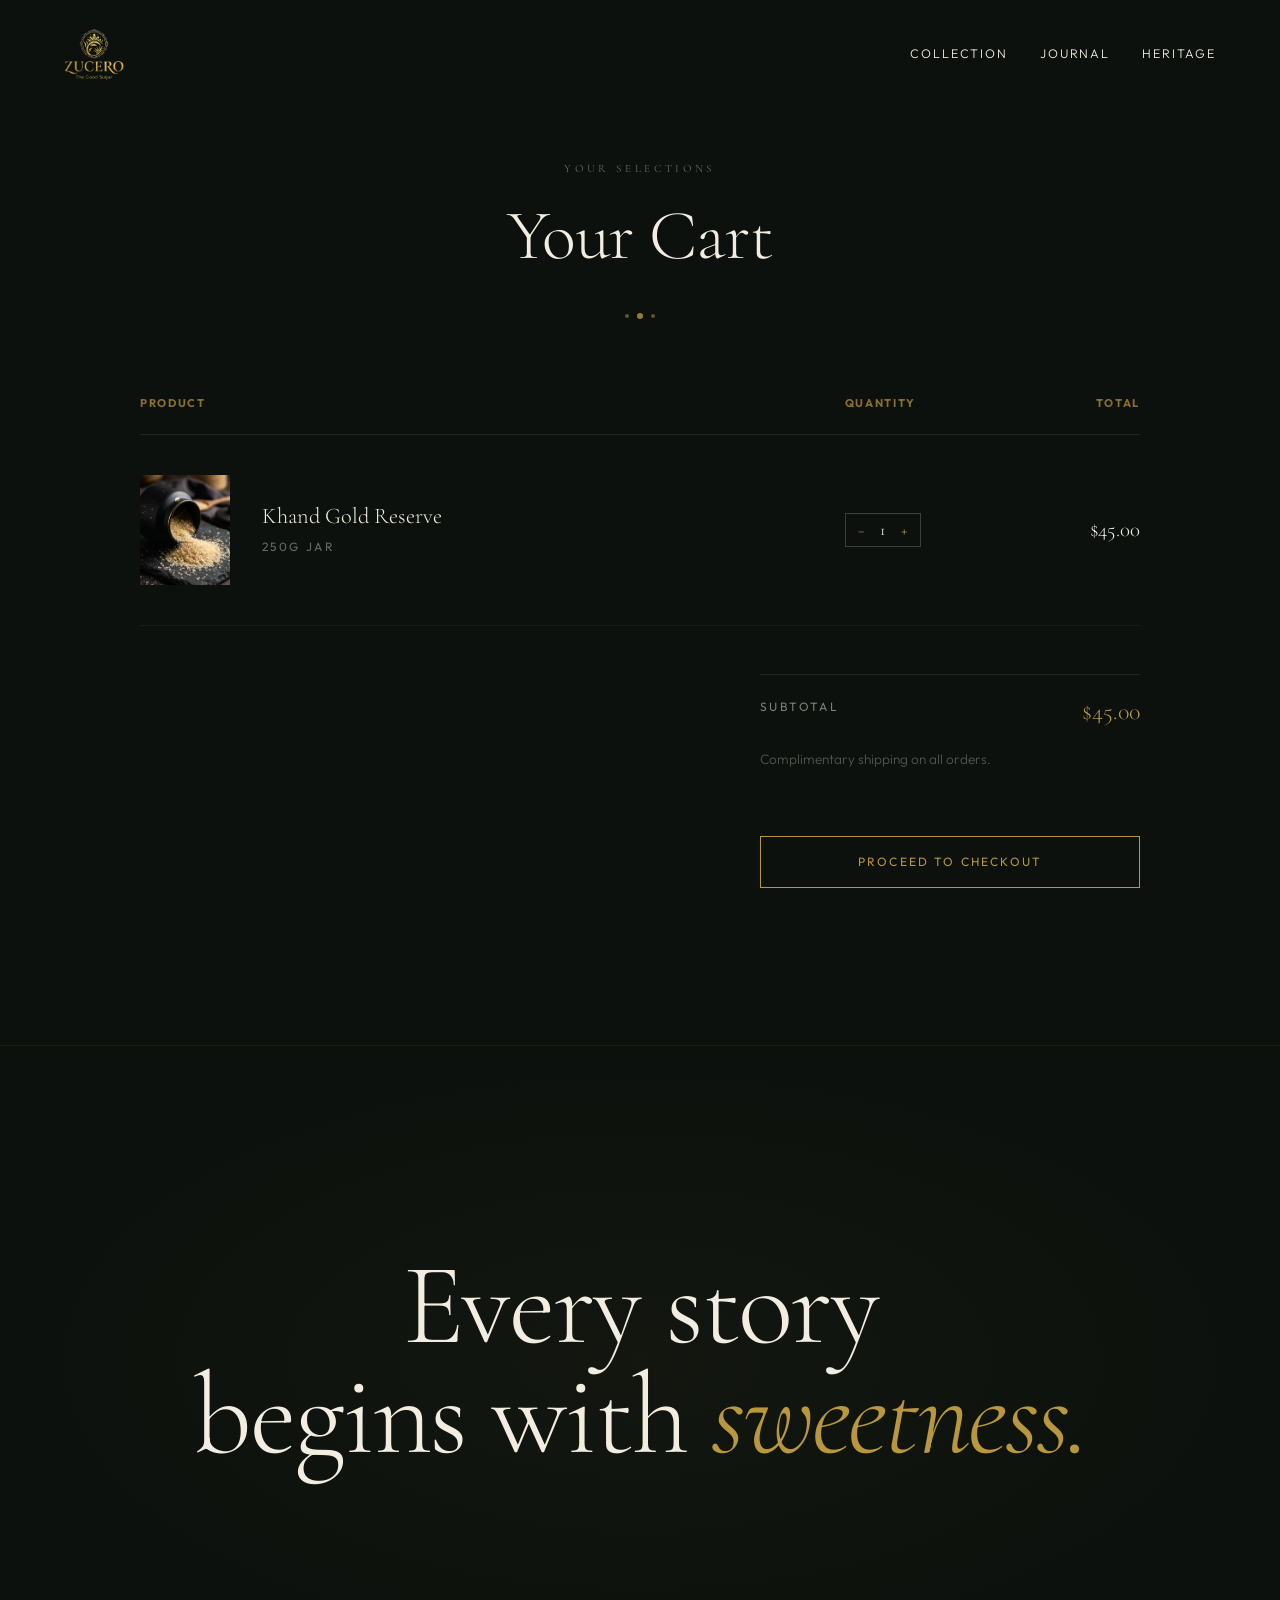
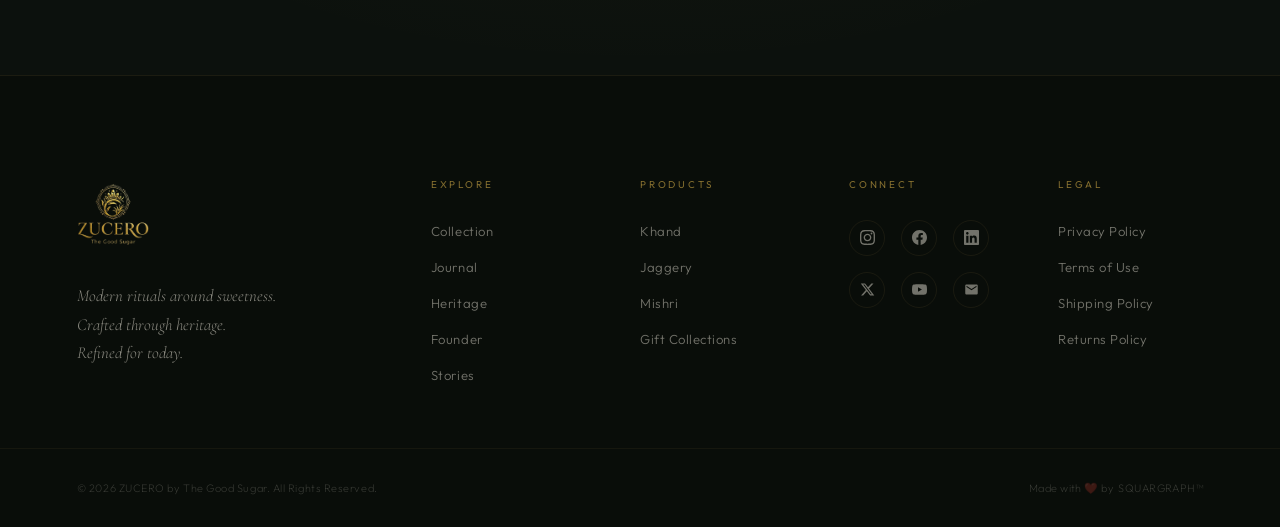
<file: cart.html>
<!DOCTYPE html>
<html lang="en">
<head>
  <meta charset="UTF-8">
  <meta name="viewport" content="width=device-width, initial-scale=1.0">
  <title>ZUCERO | Cart</title>
  <meta name="description" content="Your ZUCERO cart.">
  <link rel="stylesheet" href="css/styles.css">
  <style>
    .cart-table { width: 100%; border-collapse: collapse; }
    .cart-table th {
      text-align: left;
      font-family: var(--sans);
      text-transform: uppercase;
      font-size: 0.7rem;
      letter-spacing: 0.15em;
      color: var(--gold-dim);
      border-bottom: 1px solid rgba(197,160,89,0.15);
      padding-bottom: 1.5rem;
    }
    .cart-table td {
      padding: 2.5rem 0;
      border-bottom: 1px solid rgba(197,160,89,0.08);
      vertical-align: middle;
    }
    .qty-selector {
      display: flex;
      align-items: center;
      gap: 1rem;
      border: 1px solid rgba(245,240,232,0.2);
      width: fit-content;
      padding: 0.4rem 0.8rem;
      font-family: var(--serif);
      font-size: 1rem;
    }
    .qty-selector span { cursor: pointer; color: var(--gold); }
  </style>
  <link rel="icon" href="assets/images/zucero-favicon.webp" type="image/webp">
  <link rel="apple-touch-icon" href="assets/images/zucero-favicon.webp">
  <meta name="robots" content="noindex, nofollow">
  <link rel="canonical" href="https://thegoodsugar.in/cart.html">
  <meta property="og:type" content="website">
  <meta property="og:site_name" content="ZUCERO — The Good Sugar">
  <meta property="og:url" content="https://thegoodsugar.in/cart.html">
  <meta property="og:title" content="ZUCERO | Cart">
  <meta property="og:description" content="Your ZUCERO cart.">
  <meta property="og:image" content="https://thegoodsugar.in/assets/images/hero_cinematic.webp">
  <meta name="twitter:card" content="summary_large_image">
  <meta name="twitter:title" content="ZUCERO | Cart">
  <meta name="twitter:description" content="Your ZUCERO cart.">
  <meta name="twitter:image" content="https://thegoodsugar.in/assets/images/hero_cinematic.webp">
</head>
<body class="theme-charcoal">

  <nav>
    <a href="index.html" class="brand-logo">
      <img src="assets/images/zucerothegoodsugar-logo.webp" alt="ZUCERO" class="logo-img">
    </a>
    <div class="nav-links">
      <a href="collection.html">Collection</a>
      <a href="stories.html">Journal</a>
      <a href="founder.html">Heritage</a>
    </div>
    <div class="mobile-menu-btn" id="mobile-menu-btn"><span></span><span></span><span></span></div>
  </nav>

  <div class="mobile-menu-overlay" id="mobile-menu-overlay">
    <div class="mobile-menu-close" id="mobile-menu-close">&times;</div>
    <a href="collection.html">Collection</a>
    <a href="stories.html">Journal</a>
    <a href="founder.html">Heritage</a>
  </div>

  <section style="padding-top: 18vh; min-height: 80vh;" data-theme="charcoal">
    <div class="container reveal" style="max-width: 1000px;">
      <div style="text-align:center; margin-bottom: clamp(3rem, 6vw, 5rem);">
        <span class="chapter-mark">Your Selections</span>
        <h1 class="title-large">Your Cart</h1>
        <div class="crystal-dots" style="justify-content:center;"><span></span></div>
      </div>

      <table class="cart-table">
        <thead>
          <tr>
            <th>Product</th>
            <th>Quantity</th>
            <th style="text-align: right;">Total</th>
          </tr>
        </thead>
        <tbody>
          <tr>
            <td style="display: flex; gap: 2rem; align-items: center;">
              <img src="assets/images/khand_gold_reserve.webp" alt="Khand" style="width: 90px; height: 110px; object-fit: cover;">
              <div>
                <h3 class="serif" style="font-size: 1.4rem; margin-bottom: 0.5rem;">Khand Gold Reserve</h3>
                <span class="caption" style="opacity:0.4;">250g Jar</span>
              </div>
            </td>
            <td>
              <div class="qty-selector">
                <span>−</span>
                <span style="color: var(--ivory);">1</span>
                <span>+</span>
              </div>
            </td>
            <td style="text-align: right;">
              <span class="serif" style="font-size: 1.3rem;">$45.00</span>
            </td>
          </tr>
        </tbody>
      </table>

      <div style="display: flex; justify-content: flex-end; margin-top: 3rem;">
        <div style="width: 380px;">
          <div style="display: flex; justify-content: space-between; margin-bottom: 1.5rem; padding-top: 1.5rem; border-top: 1px solid rgba(197,160,89,0.15);">
            <span class="caption" style="opacity:0.5;">Subtotal</span>
            <span class="serif" style="font-size: 1.5rem; color: var(--gold);">$45.00</span>
          </div>
          <p class="body-regular" style="font-size: 0.85rem; opacity:0.3; margin-bottom: 2rem;">Complimentary shipping on all orders.</p>
          <a href="checkout.html" class="btn-primary" style="width: 100%; text-align: center; border-color: var(--gold);">Proceed to Checkout</a>
        </div>
      </div>
    </div>
  </section>

  <!-- ═══ Pre-Footer ═══ -->
  <div class="pre-footer reveal">
    <p class="pre-footer-text">Every story<br>begins with <em>sweetness.</em></p>
  </div>

  <footer>
    <div class="footer-main">
      <div class="footer-brand-col">
        <img src="assets/images/zucerothegoodsugar-logo.webp" alt="ZUCERO" class="footer-logo-img">
        <p class="footer-brand-statement">Modern rituals around sweetness.<br>Crafted through heritage.<br>Refined for today.</p>
      </div>
      <div>
        <p class="footer-col-title">Explore</p>
        <ul class="footer-col-links">
          <li><a href="collection.html">Collection</a></li>
          <li><a href="stories.html">Journal</a></li>
          <li><a href="founder.html">Heritage</a></li>
          <li><a href="founder.html">Founder</a></li>
          <li><a href="stories.html">Stories</a></li>
        </ul>
      </div>
      <div>
        <p class="footer-col-title">Products</p>
        <ul class="footer-col-links">
          <li><a href="product.html">Khand</a></li>
          <li><a href="product.html">Jaggery</a></li>
          <li><a href="product.html">Mishri</a></li>
          <li><a href="collection.html">Gift Collections</a></li>
        </ul>
      </div>
      <div>
        <p class="footer-col-title">Connect</p>
        <ul class="footer-social-links">
          <li>
            <a href="https://www.instagram.com/zuceroindia" target="_blank" rel="noopener" aria-label="Instagram">
              <svg viewBox="0 0 24 24" xmlns="http://www.w3.org/2000/svg"><path d="M12 2.163c3.204 0 3.584.012 4.85.07 3.252.148 4.771 1.691 4.919 4.919.058 1.265.069 1.645.069 4.849 0 3.205-.012 3.584-.069 4.849-.149 3.225-1.664 4.771-4.919 4.919-1.266.058-1.644.07-4.85.07-3.204 0-3.584-.012-4.849-.07-3.26-.149-4.771-1.699-4.919-4.92-.058-1.265-.07-1.644-.07-4.849 0-3.204.013-3.583.07-4.849.149-3.227 1.664-4.771 4.919-4.919 1.266-.057 1.645-.069 4.849-.069zm0-2.163c-3.259 0-3.667.014-4.947.072-4.358.2-6.78 2.618-6.98 6.98-.059 1.281-.073 1.689-.073 4.948 0 3.259.014 3.668.072 4.948.2 4.358 2.618 6.78 6.98 6.98 1.281.058 1.689.072 4.948.072 3.259 0 3.668-.014 4.948-.072 4.354-.2 6.782-2.618 6.979-6.98.059-1.28.073-1.689.073-4.948 0-3.259-.014-3.667-.072-4.947-.196-4.354-2.617-6.78-6.979-6.98-1.281-.059-1.69-.073-4.949-.073zm0 5.838c-3.403 0-6.162 2.759-6.162 6.162s2.759 6.163 6.162 6.163 6.162-2.759 6.162-6.163c0-3.403-2.759-6.162-6.162-6.162zm0 10.162c-2.209 0-4-1.79-4-4 0-2.209 1.791-4 4-4s4 1.791 4 4c0 2.21-1.791 4-4 4zm6.406-11.845c-.796 0-1.441.645-1.441 1.44s.645 1.44 1.441 1.44c.795 0 1.439-.645 1.439-1.44s-.644-1.44-1.439-1.44z"/></svg>
            </a>
          </li>
          <li>
            <a href="https://www.facebook.com/zuceroindia" target="_blank" rel="noopener" aria-label="Facebook">
              <svg viewBox="0 0 24 24" xmlns="http://www.w3.org/2000/svg"><path d="M24 12.073c0-6.627-5.373-12-12-12s-12 5.373-12 12c0 5.99 4.388 10.954 10.125 11.854v-8.385H7.078v-3.47h3.047V9.43c0-3.007 1.792-4.669 4.533-4.669 1.312 0 2.686.235 2.686.235v2.953H15.83c-1.491 0-1.956.925-1.956 1.874v2.25h3.328l-.532 3.47h-2.796v8.385C19.612 23.027 24 18.062 24 12.073z"/></svg>
            </a>
          </li>
          <li>
            <a href="https://www.linkedin.com/company/zuceroindia" target="_blank" rel="noopener" aria-label="LinkedIn">
              <svg viewBox="0 0 24 24" xmlns="http://www.w3.org/2000/svg"><path d="M20.447 20.452h-3.554v-5.569c0-1.328-.027-3.037-1.852-3.037-1.853 0-2.136 1.445-2.136 2.939v5.667H9.351V9h3.414v1.561h.046c.477-.9 1.637-1.85 3.37-1.85 3.601 0 4.267 2.37 4.267 5.455v6.286zM5.337 7.433c-1.144 0-2.063-.926-2.063-2.065 0-1.138.92-2.063 2.063-2.063 1.14 0 2.064.925 2.064 2.063 0 1.139-.925 2.065-2.064 2.065zm1.782 13.019H3.555V9h3.564v11.452zM22.225 0H1.771C.792 0 0 .774 0 1.729v20.542C0 23.227.792 24 1.771 24h20.451C23.2 24 24 23.227 24 22.271V1.729C24 .774 23.2 0 22.222 0h.003z"/></svg>
            </a>
          </li>
                    <li>
            <a href="https://x.com/zuceroindia" target="_blank" rel="noopener" aria-label="X (Twitter)">
              <svg viewBox="0 0 24 24" xmlns="http://www.w3.org/2000/svg"><path d="M18.244 2.25h3.308l-7.227 8.26 8.502 11.24H16.17l-5.214-6.817L4.99 21.75H1.68l7.73-8.835L1.254 2.25H8.08l4.713 6.231zm-1.161 17.52h1.833L7.084 4.126H5.117z"/></svg>
            </a>
          </li>
<li>
            <a href="https://www.youtube.com/@ZuceroIndia" target="_blank" rel="noopener" aria-label="YouTube">
              <svg viewBox="0 0 24 24" xmlns="http://www.w3.org/2000/svg"><path d="M23.495 6.205a3.007 3.007 0 0 0-2.088-2.088c-1.87-.501-9.396-.501-9.396-.501s-7.507-.01-9.396.501A3.007 3.007 0 0 0 .527 6.205a31.247 31.247 0 0 0-.522 5.805 31.247 31.247 0 0 0 .522 5.783 3.007 3.007 0 0 0 2.088 2.088c1.868.502 9.396.502 9.396.502s7.506 0 9.396-.502a3.007 3.007 0 0 0 2.088-2.088 31.247 31.247 0 0 0 .5-5.783 31.247 31.247 0 0 0-.5-5.805zM9.609 15.601V8.408l6.264 3.602z"/></svg>
            </a>
          </li>
          <li>
            <a href="mailto:tamannaatf07@gmail.com" aria-label="Email">
              <svg viewBox="0 0 24 24" xmlns="http://www.w3.org/2000/svg"><path d="M20 4H4c-1.1 0-2 .9-2 2v12c0 1.1.9 2 2 2h16c1.1 0 2-.9 2-2V6c0-1.1-.9-2-2-2zm0 4l-8 5-8-5V6l8 5 8-5v2z"/></svg>
            </a>
          </li>
        </ul>
      </div>
      <div>
        <p class="footer-col-title">Legal</p>
        <ul class="footer-col-links">
          <li><a href="#">Privacy Policy</a></li>
          <li><a href="#">Terms of Use</a></li>
          <li><a href="#">Shipping Policy</a></li>
          <li><a href="#">Returns Policy</a></li>
        </ul>
      </div>
    </div>
    <div class="footer-bottom">
      <span class="footer-legal">&copy; 2026 ZUCERO by The Good Sugar. All Rights Reserved.</span>
      <span class="footer-credit">Made with ❤️ by <a href="https://squargraph.com" target="_blank" rel="noopener">SQUARGRAPH™</a></span>
    </div>
  </footer>

  <script src="js/animations.js"></script>
</body>
</html>
</file>
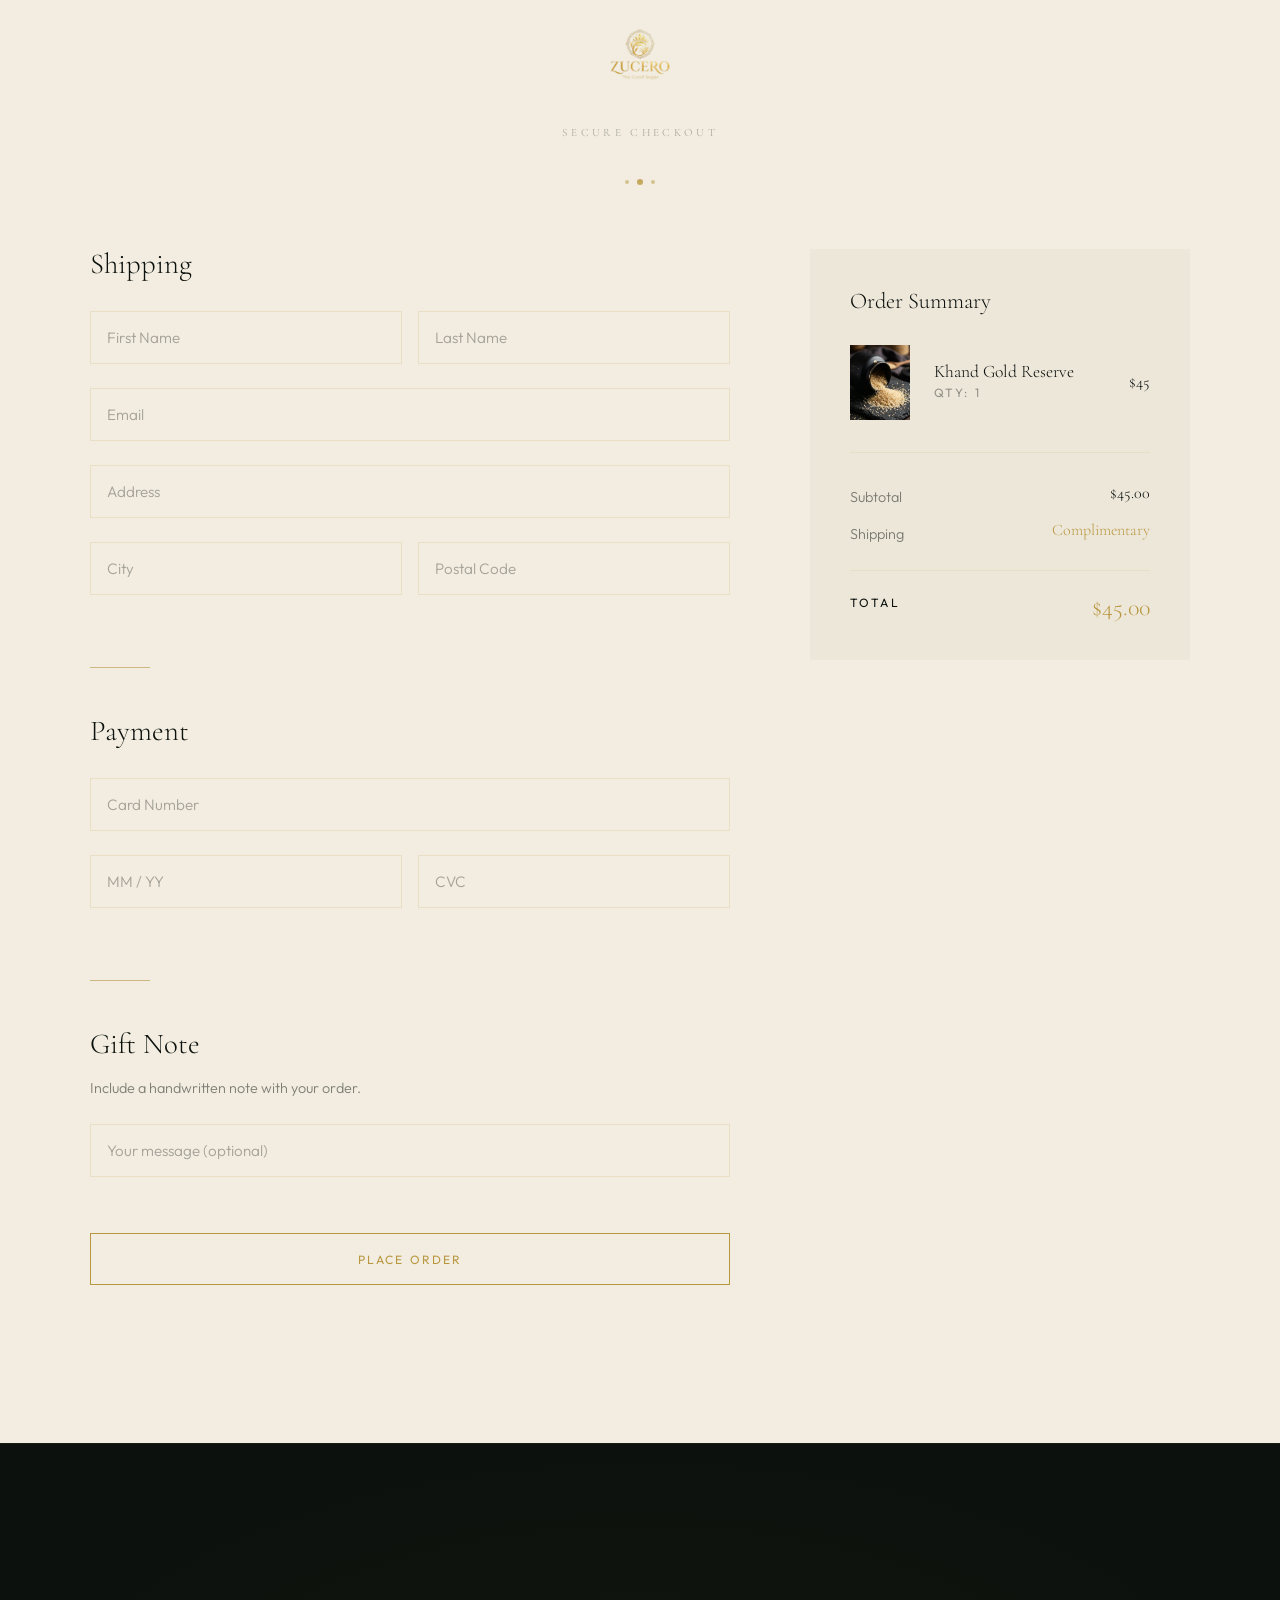
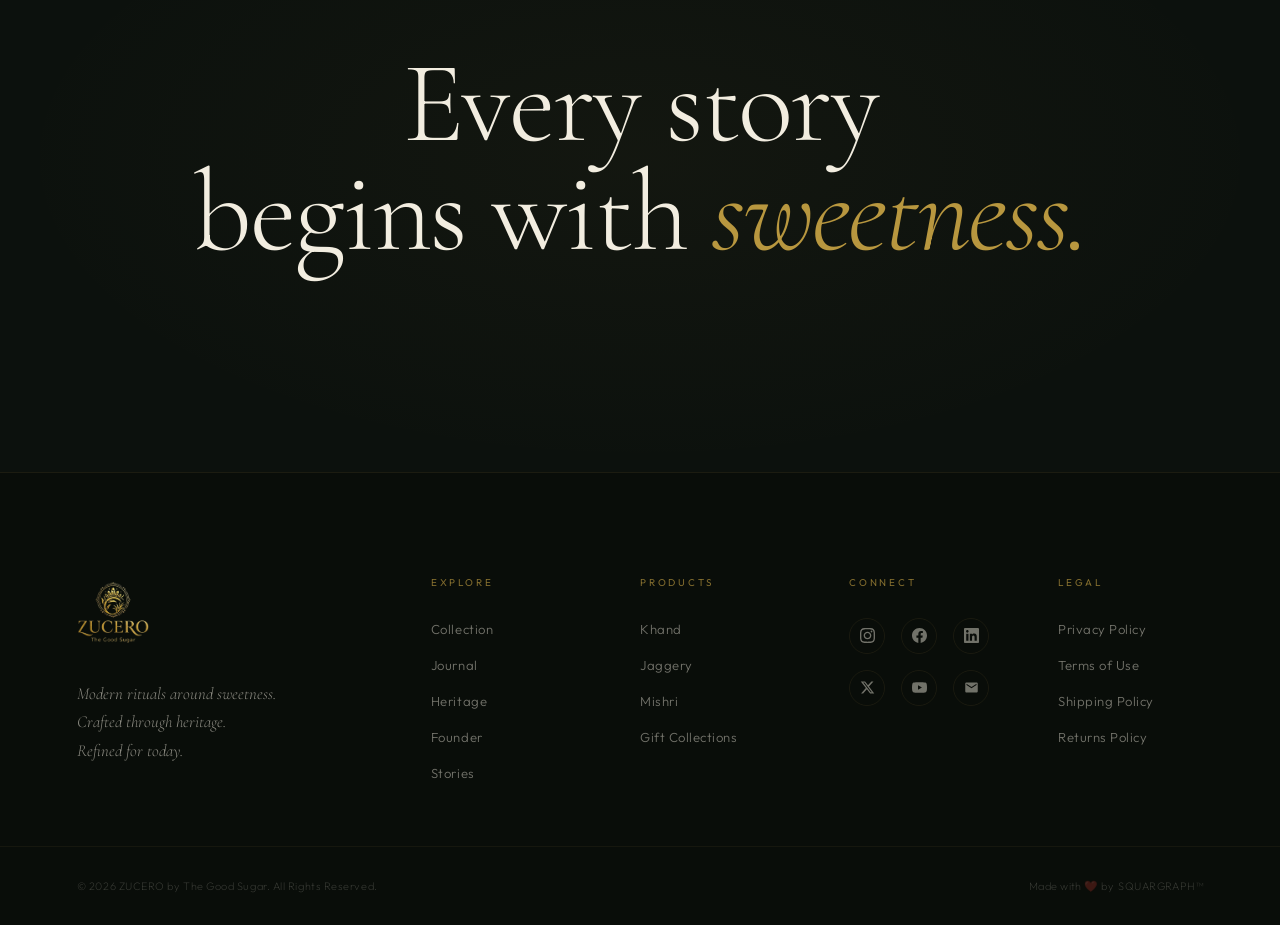
<file: checkout.html>
<!DOCTYPE html>
<html lang="en">
<head>
  <meta charset="UTF-8">
  <meta name="viewport" content="width=device-width, initial-scale=1.0">
  <title>ZUCERO | Checkout</title>
  <meta name="description" content="Secure checkout — ZUCERO.">
  <link rel="stylesheet" href="css/styles.css">
  <style>
    .checkout-grid {
      display: grid;
      grid-template-columns: 1fr 380px;
      gap: 5rem;
    }
    .form-group { margin-bottom: 1.5rem; }
    input, select {
      width: 100%;
      padding: 1rem;
      border: 1px solid rgba(197,160,89,0.2);
      background: transparent;
      font-family: var(--sans);
      font-size: 0.95rem;
      font-weight: 300;
      color: var(--charcoal);
      transition: border-color 0.3s ease;
    }
    input:focus {
      outline: none;
      border-color: var(--gold);
    }
    input::placeholder { color: rgba(20,20,20,0.35); }
    .order-summary {
      background: var(--cream);
      padding: 2.5rem;
      height: fit-content;
      position: sticky;
      top: 100px;
    }
    @media (max-width: 900px) {
      .checkout-grid { grid-template-columns: 1fr; gap: 3rem; }
      .order-summary { position: static; }
    }
  </style>
  <link rel="icon" href="assets/images/zucero-favicon.webp" type="image/webp">
  <link rel="apple-touch-icon" href="assets/images/zucero-favicon.webp">
  <meta name="robots" content="noindex, nofollow">
  <link rel="canonical" href="https://thegoodsugar.in/checkout.html">
  <meta property="og:type" content="website">
  <meta property="og:site_name" content="ZUCERO — The Good Sugar">
  <meta property="og:url" content="https://thegoodsugar.in/checkout.html">
  <meta property="og:title" content="ZUCERO | Checkout">
  <meta property="og:description" content="Secure checkout — ZUCERO.">
  <meta property="og:image" content="https://thegoodsugar.in/assets/images/hero_cinematic.webp">
  <meta name="twitter:card" content="summary_large_image">
  <meta name="twitter:title" content="ZUCERO | Checkout">
  <meta name="twitter:description" content="Secure checkout — ZUCERO.">
  <meta name="twitter:image" content="https://thegoodsugar.in/assets/images/hero_cinematic.webp">
</head>
<body class="theme-ivory">

  <nav style="justify-content: center;">
    <a href="index.html" class="brand-logo">
      <img src="assets/images/zucerothegoodsugar-logo.webp" alt="ZUCERO" class="logo-img">
    </a>
  </nav>

  <section style="padding-top: 14vh; min-height: 85vh;" data-theme="ivory">
    <div class="container reveal" style="max-width: 1100px;">

      <div style="text-align:center; margin-bottom: clamp(3rem, 5vw, 4rem);">
        <span class="chapter-mark" style="opacity:0.3;">Secure Checkout</span>
        <div class="crystal-dots" style="justify-content:center;"><span></span></div>
      </div>

      <div class="checkout-grid">
        <div>
          <h2 class="serif" style="font-size: 1.8rem; margin-bottom: 2rem;">Shipping</h2>
          <div style="display: grid; grid-template-columns: 1fr 1fr; gap: 1rem;">
            <div class="form-group"><input type="text" placeholder="First Name"></div>
            <div class="form-group"><input type="text" placeholder="Last Name"></div>
          </div>
          <div class="form-group"><input type="email" placeholder="Email"></div>
          <div class="form-group"><input type="text" placeholder="Address"></div>
          <div style="display: grid; grid-template-columns: 1fr 1fr; gap: 1rem;">
            <div class="form-group"><input type="text" placeholder="City"></div>
            <div class="form-group"><input type="text" placeholder="Postal Code"></div>
          </div>

          <div class="divider-gold" style="margin: 3rem 0;"></div>

          <h2 class="serif" style="font-size: 1.8rem; margin-bottom: 2rem;">Payment</h2>
          <div class="form-group"><input type="text" placeholder="Card Number"></div>
          <div style="display: grid; grid-template-columns: 1fr 1fr; gap: 1rem;">
            <div class="form-group"><input type="text" placeholder="MM / YY"></div>
            <div class="form-group"><input type="text" placeholder="CVC"></div>
          </div>

          <div class="divider-gold" style="margin: 3rem 0;"></div>

          <h2 class="serif" style="font-size: 1.8rem; margin-bottom: 1rem;">Gift Note</h2>
          <p class="body-regular" style="opacity:0.5; margin-bottom: 1.5rem; font-size: 0.9rem;">Include a handwritten note with your order.</p>
          <div class="form-group"><input type="text" placeholder="Your message (optional)"></div>

          <a href="order-confirmation.html" class="btn-primary" style="margin-top: 2rem; width: 100%; text-align: center;">Place Order</a>
        </div>

        <div class="order-summary">
          <h3 class="serif" style="font-size: 1.4rem; margin-bottom: 2rem;">Order Summary</h3>
          <div style="display: flex; gap: 1.5rem; align-items: center; padding-bottom: 2rem; border-bottom: 1px solid rgba(197,160,89,0.15);">
            <img src="assets/images/khand_gold_reserve.webp" alt="Khand" style="width: 60px; height: 75px; object-fit: cover;">
            <div style="flex: 1;">
              <h4 class="serif" style="font-size: 1.1rem;">Khand Gold Reserve</h4>
              <span class="caption" style="opacity:0.4;">Qty: 1</span>
            </div>
            <span class="serif">$45</span>
          </div>

          <div style="margin-top: 2rem;">
            <div style="display: flex; justify-content: space-between; margin-bottom: 0.8rem;">
              <span class="body-regular" style="opacity:0.5; font-size:0.9rem;">Subtotal</span>
              <span class="serif">$45.00</span>
            </div>
            <div style="display: flex; justify-content: space-between; margin-bottom: 0.8rem;">
              <span class="body-regular" style="opacity:0.5; font-size:0.9rem;">Shipping</span>
              <span class="serif" style="color: var(--gold);">Complimentary</span>
            </div>
            <div style="display: flex; justify-content: space-between; margin-top: 1.5rem; padding-top: 1.5rem; border-top: 1px solid rgba(197,160,89,0.15);">
              <span class="caption">Total</span>
              <span class="serif" style="font-size: 1.5rem; color: var(--gold);">$45.00</span>
            </div>
          </div>
        </div>
      </div>

    </div>
  </section>
  
<!-- ═══ Pre-Footer ═══ -->
  <div class="pre-footer reveal">
    <p class="pre-footer-text">Every story<br>begins with <em>sweetness.</em></p>
  </div>

  <footer>
    <div class="footer-main">
      <div class="footer-brand-col">
        <img src="assets/images/zucerothegoodsugar-logo.webp" alt="ZUCERO" class="footer-logo-img">
        <p class="footer-brand-statement">Modern rituals around sweetness.<br>Crafted through heritage.<br>Refined for today.</p>
      </div>
      <div>
        <p class="footer-col-title">Explore</p>
        <ul class="footer-col-links">
          <li><a href="collection.html">Collection</a></li>
          <li><a href="stories.html">Journal</a></li>
          <li><a href="founder.html">Heritage</a></li>
          <li><a href="founder.html">Founder</a></li>
          <li><a href="stories.html">Stories</a></li>
        </ul>
      </div>
      <div>
        <p class="footer-col-title">Products</p>
        <ul class="footer-col-links">
          <li><a href="product.html">Khand</a></li>
          <li><a href="product.html">Jaggery</a></li>
          <li><a href="product.html">Mishri</a></li>
          <li><a href="collection.html">Gift Collections</a></li>
        </ul>
      </div>
      <div>
        <p class="footer-col-title">Connect</p>
        <ul class="footer-social-links">
          <li>
            <a href="https://www.instagram.com/zuceroindia" target="_blank" rel="noopener" aria-label="Instagram">
              <svg viewBox="0 0 24 24" xmlns="http://www.w3.org/2000/svg"><path d="M12 2.163c3.204 0 3.584.012 4.85.07 3.252.148 4.771 1.691 4.919 4.919.058 1.265.069 1.645.069 4.849 0 3.205-.012 3.584-.069 4.849-.149 3.225-1.664 4.771-4.919 4.919-1.266.058-1.644.07-4.85.07-3.204 0-3.584-.012-4.849-.07-3.26-.149-4.771-1.699-4.919-4.92-.058-1.265-.07-1.644-.07-4.849 0-3.204.013-3.583.07-4.849.149-3.227 1.664-4.771 4.919-4.919 1.266-.057 1.645-.069 4.849-.069zm0-2.163c-3.259 0-3.667.014-4.947.072-4.358.2-6.78 2.618-6.98 6.98-.059 1.281-.073 1.689-.073 4.948 0 3.259.014 3.668.072 4.948.2 4.358 2.618 6.78 6.98 6.98 1.281.058 1.689.072 4.948.072 3.259 0 3.668-.014 4.948-.072 4.354-.2 6.782-2.618 6.979-6.98.059-1.28.073-1.689.073-4.948 0-3.259-.014-3.667-.072-4.947-.196-4.354-2.617-6.78-6.979-6.98-1.281-.059-1.69-.073-4.949-.073zm0 5.838c-3.403 0-6.162 2.759-6.162 6.162s2.759 6.163 6.162 6.163 6.162-2.759 6.162-6.163c0-3.403-2.759-6.162-6.162-6.162zm0 10.162c-2.209 0-4-1.79-4-4 0-2.209 1.791-4 4-4s4 1.791 4 4c0 2.21-1.791 4-4 4zm6.406-11.845c-.796 0-1.441.645-1.441 1.44s.645 1.44 1.441 1.44c.795 0 1.439-.645 1.439-1.44s-.644-1.44-1.439-1.44z"/></svg>
            </a>
          </li>
          <li>
            <a href="https://www.facebook.com/zuceroindia" target="_blank" rel="noopener" aria-label="Facebook">
              <svg viewBox="0 0 24 24" xmlns="http://www.w3.org/2000/svg"><path d="M24 12.073c0-6.627-5.373-12-12-12s-12 5.373-12 12c0 5.99 4.388 10.954 10.125 11.854v-8.385H7.078v-3.47h3.047V9.43c0-3.007 1.792-4.669 4.533-4.669 1.312 0 2.686.235 2.686.235v2.953H15.83c-1.491 0-1.956.925-1.956 1.874v2.25h3.328l-.532 3.47h-2.796v8.385C19.612 23.027 24 18.062 24 12.073z"/></svg>
            </a>
          </li>
          <li>
            <a href="https://www.linkedin.com/company/zuceroindia" target="_blank" rel="noopener" aria-label="LinkedIn">
              <svg viewBox="0 0 24 24" xmlns="http://www.w3.org/2000/svg"><path d="M20.447 20.452h-3.554v-5.569c0-1.328-.027-3.037-1.852-3.037-1.853 0-2.136 1.445-2.136 2.939v5.667H9.351V9h3.414v1.561h.046c.477-.9 1.637-1.85 3.37-1.85 3.601 0 4.267 2.37 4.267 5.455v6.286zM5.337 7.433c-1.144 0-2.063-.926-2.063-2.065 0-1.138.92-2.063 2.063-2.063 1.14 0 2.064.925 2.064 2.063 0 1.139-.925 2.065-2.064 2.065zm1.782 13.019H3.555V9h3.564v11.452zM22.225 0H1.771C.792 0 0 .774 0 1.729v20.542C0 23.227.792 24 1.771 24h20.451C23.2 24 24 23.227 24 22.271V1.729C24 .774 23.2 0 22.222 0h.003z"/></svg>
            </a>
          </li>
                    <li>
            <a href="https://x.com/zuceroindia" target="_blank" rel="noopener" aria-label="X (Twitter)">
              <svg viewBox="0 0 24 24" xmlns="http://www.w3.org/2000/svg"><path d="M18.244 2.25h3.308l-7.227 8.26 8.502 11.24H16.17l-5.214-6.817L4.99 21.75H1.68l7.73-8.835L1.254 2.25H8.08l4.713 6.231zm-1.161 17.52h1.833L7.084 4.126H5.117z"/></svg>
            </a>
          </li>
<li>
            <a href="https://www.youtube.com/@ZuceroIndia" target="_blank" rel="noopener" aria-label="YouTube">
              <svg viewBox="0 0 24 24" xmlns="http://www.w3.org/2000/svg"><path d="M23.495 6.205a3.007 3.007 0 0 0-2.088-2.088c-1.87-.501-9.396-.501-9.396-.501s-7.507-.01-9.396.501A3.007 3.007 0 0 0 .527 6.205a31.247 31.247 0 0 0-.522 5.805 31.247 31.247 0 0 0 .522 5.783 3.007 3.007 0 0 0 2.088 2.088c1.868.502 9.396.502 9.396.502s7.506 0 9.396-.502a3.007 3.007 0 0 0 2.088-2.088 31.247 31.247 0 0 0 .5-5.783 31.247 31.247 0 0 0-.5-5.805zM9.609 15.601V8.408l6.264 3.602z"/></svg>
            </a>
          </li>
          <li>
            <a href="mailto:tamannaatf07@gmail.com" aria-label="Email">
              <svg viewBox="0 0 24 24" xmlns="http://www.w3.org/2000/svg"><path d="M20 4H4c-1.1 0-2 .9-2 2v12c0 1.1.9 2 2 2h16c1.1 0 2-.9 2-2V6c0-1.1-.9-2-2-2zm0 4l-8 5-8-5V6l8 5 8-5v2z"/></svg>
            </a>
          </li>
        </ul>
      </div>
      <div>
        <p class="footer-col-title">Legal</p>
        <ul class="footer-col-links">
          <li><a href="#">Privacy Policy</a></li>
          <li><a href="#">Terms of Use</a></li>
          <li><a href="#">Shipping Policy</a></li>
          <li><a href="#">Returns Policy</a></li>
        </ul>
      </div>
    </div>
    <div class="footer-bottom">
      <span class="footer-legal">&copy; 2026 ZUCERO by The Good Sugar. All Rights Reserved.</span>
      <span class="footer-credit">Made with ❤️ by <a href="https://squargraph.com" target="_blank" rel="noopener">SQUARGRAPH™</a></span>
    </div>
  </footer>
  
  <script src="js/animations.js"></script>
</body>
</html>
</file>
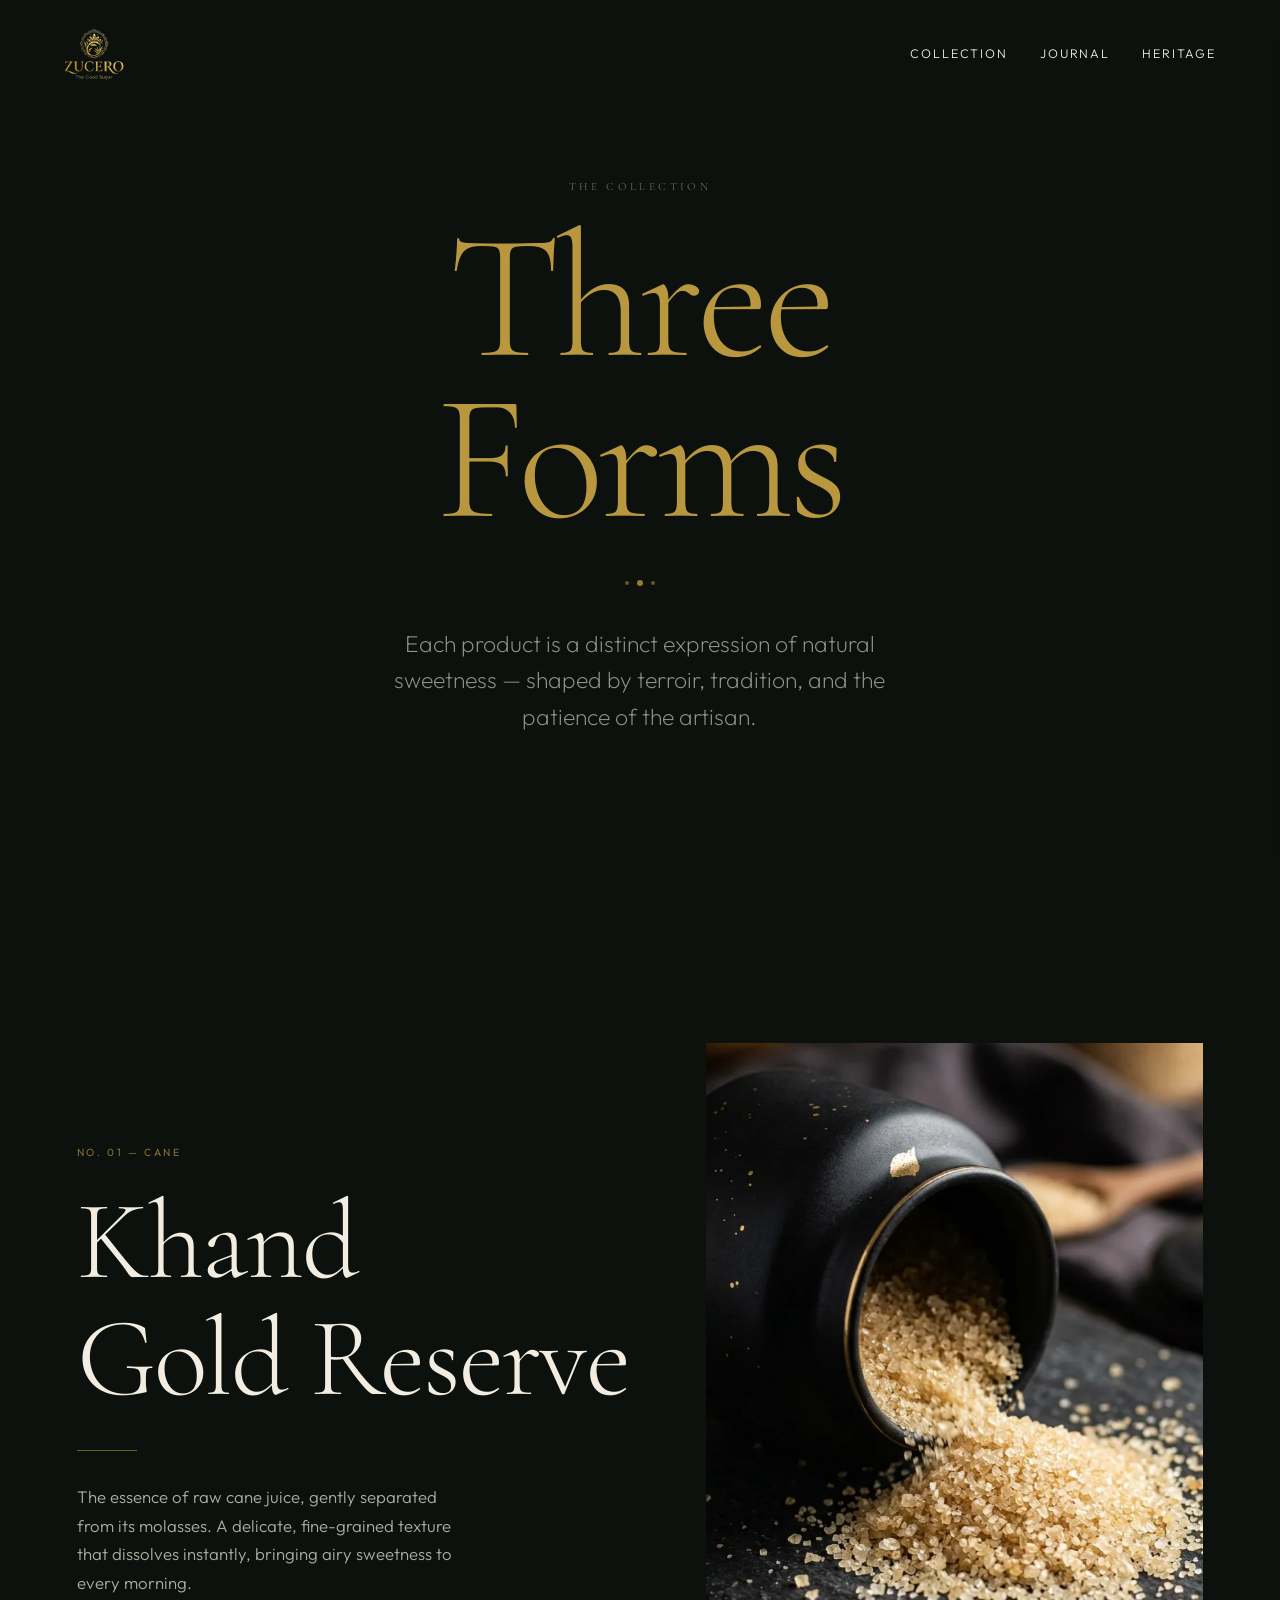
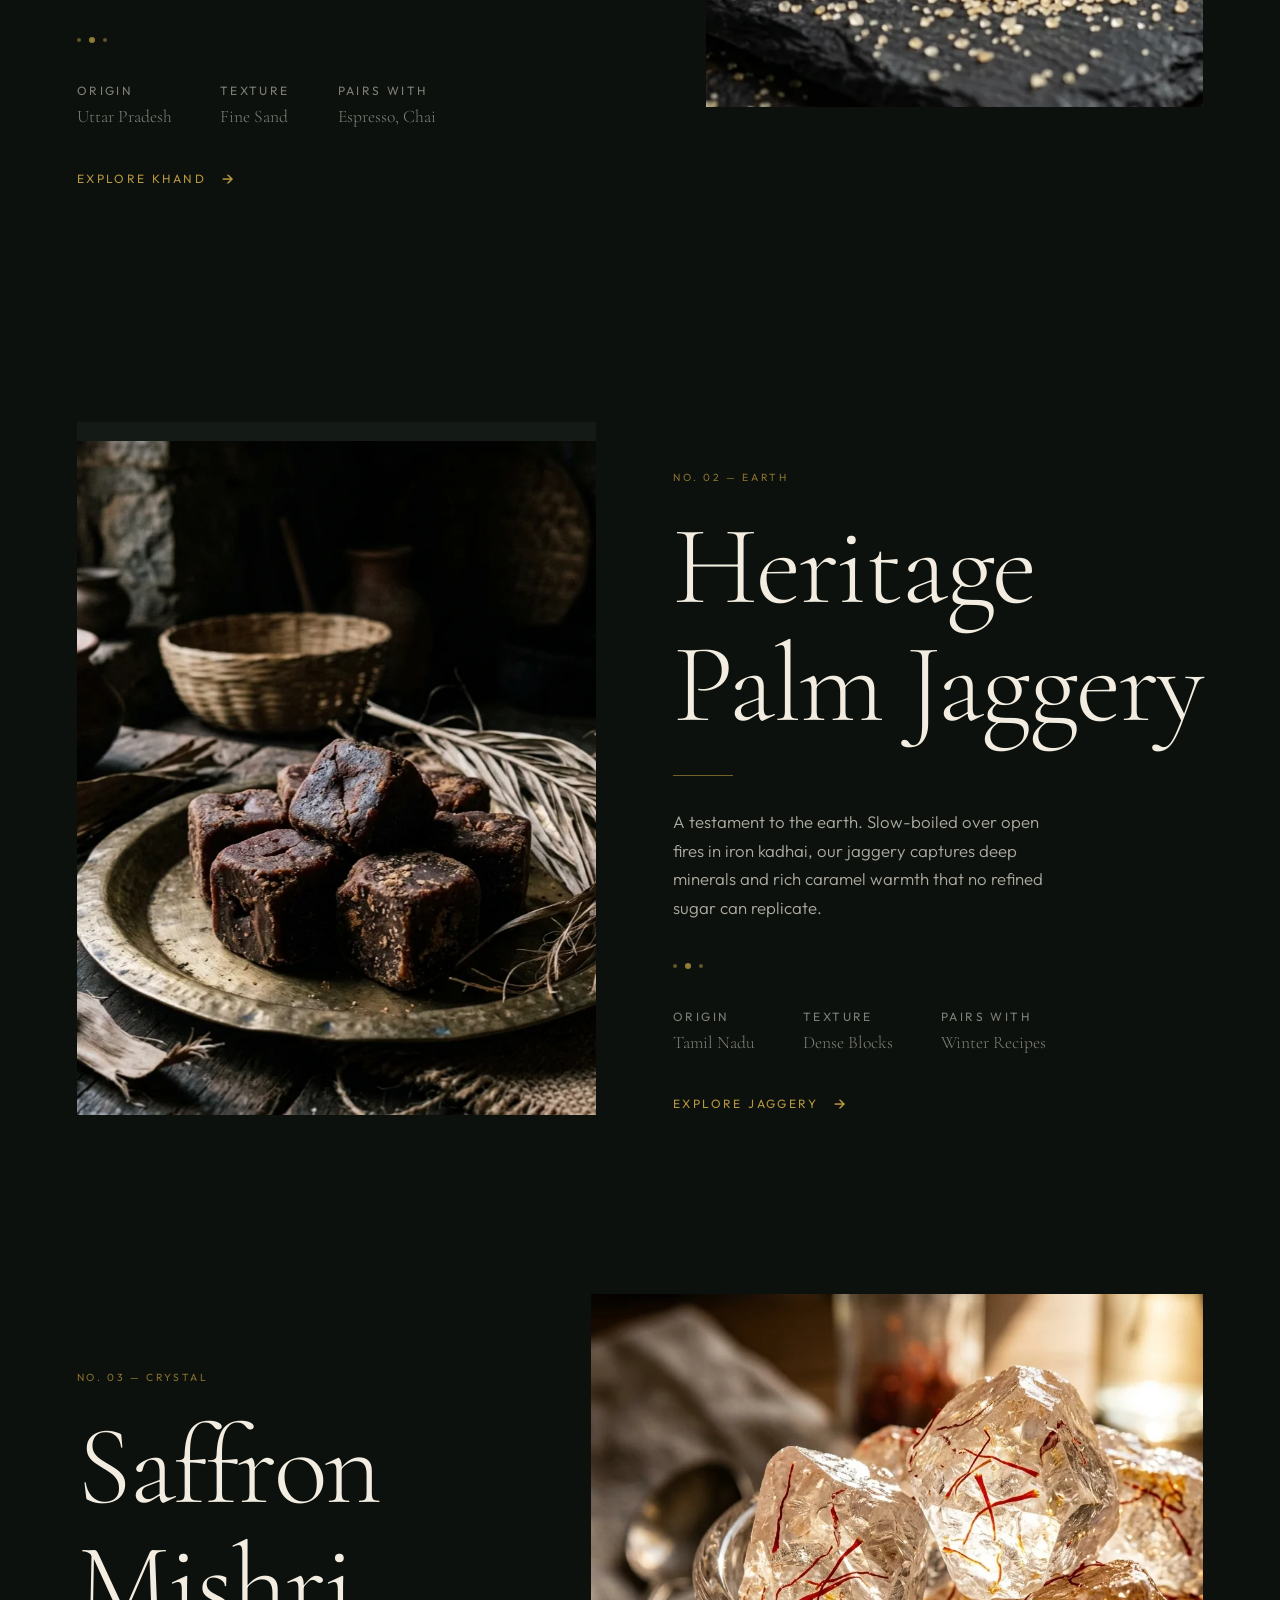
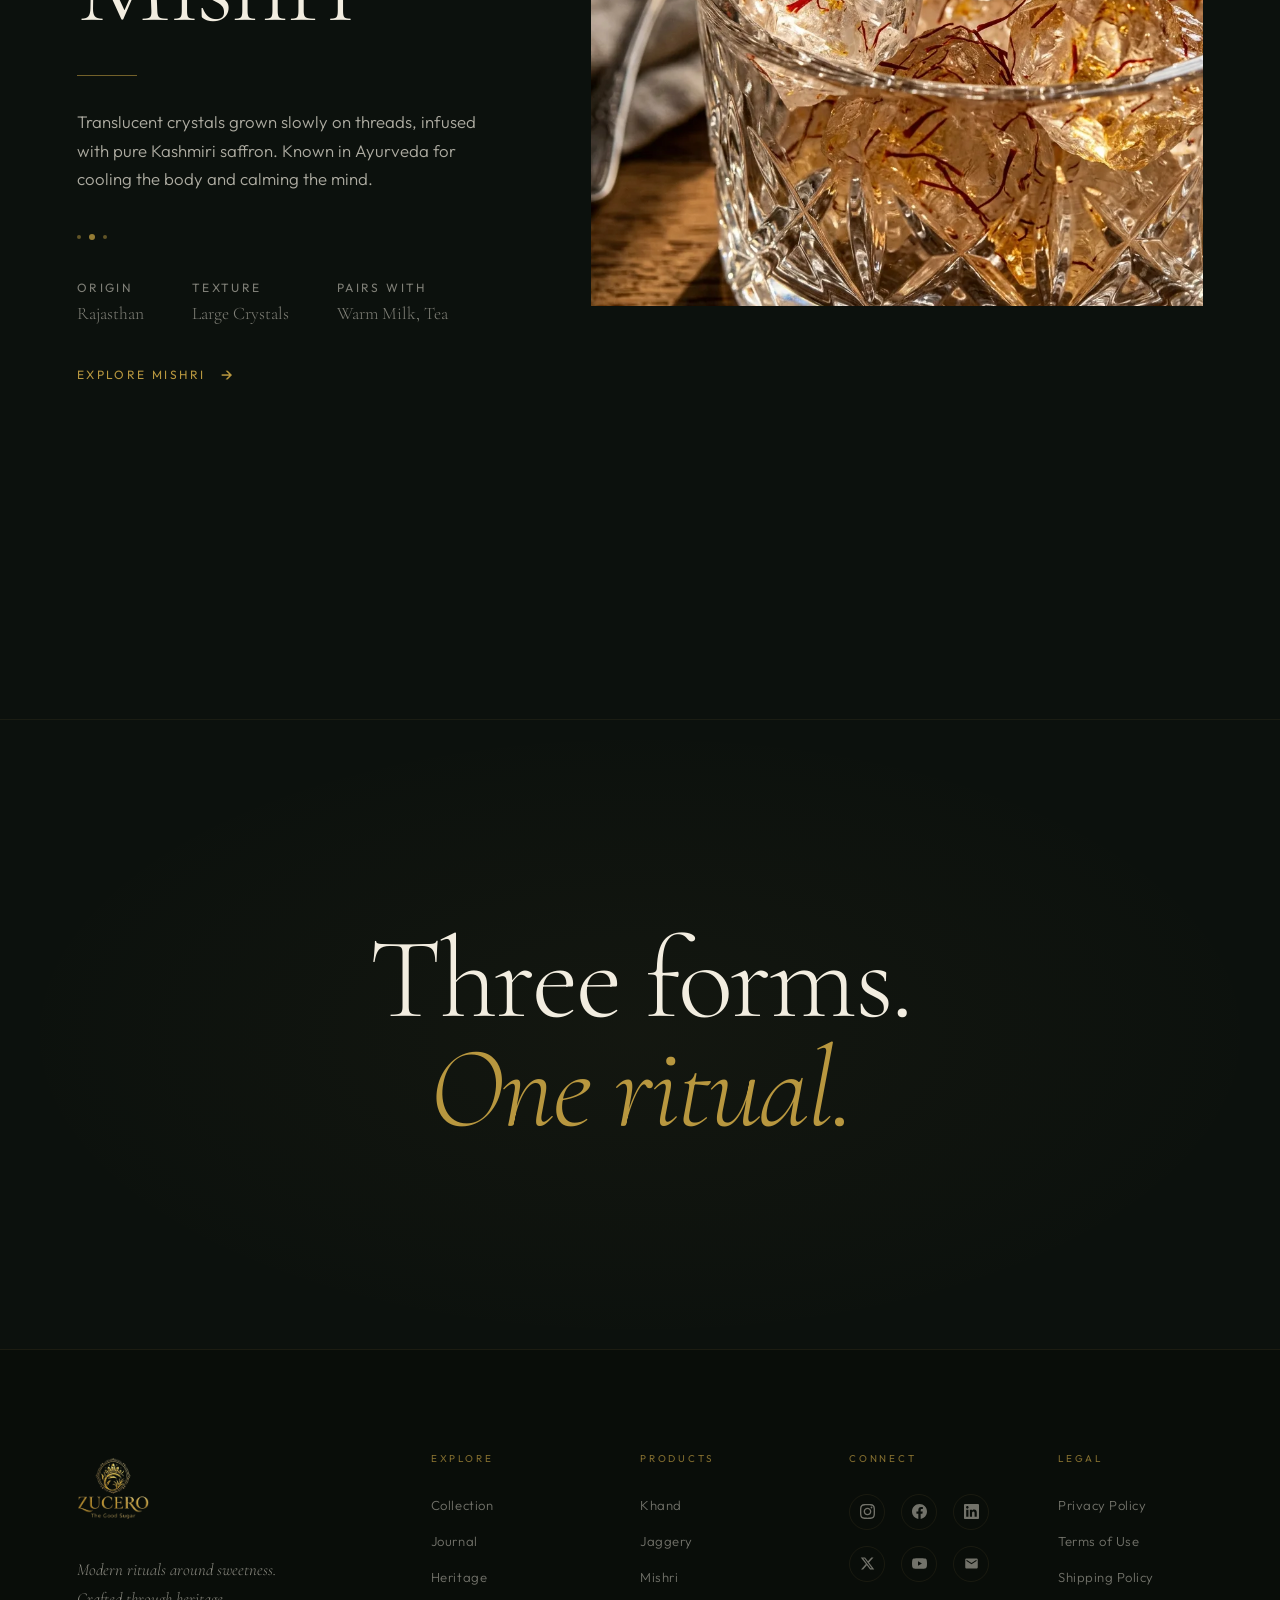
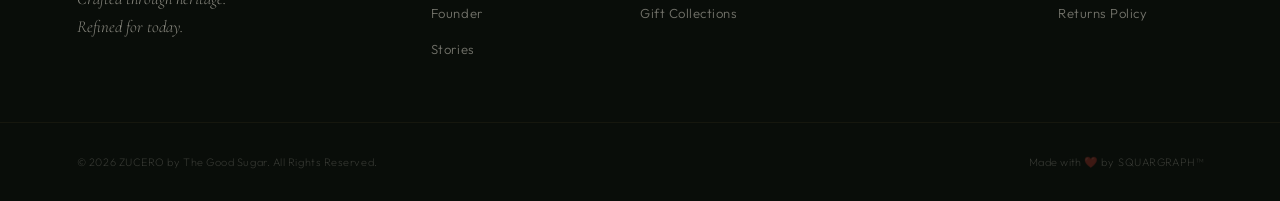
<file: collection.html>
<!DOCTYPE html>
<html lang="en">
<head>
  <meta charset="UTF-8">
  <meta name="viewport" content="width=device-width, initial-scale=1.0">
  <title>ZUCERO | The Collection</title>
  <meta name="description" content="Explore the ZUCERO triad — Khand, Jaggery, and Mishri. Three forms of heritage sweetness, crafted for modern rituals.">
  <link rel="stylesheet" href="css/styles.css">
  <link rel="icon" href="assets/images/zucero-favicon.webp" type="image/webp">
  <link rel="apple-touch-icon" href="assets/images/zucero-favicon.webp">
  <meta name="robots" content="index, follow">
  <link rel="canonical" href="https://thegoodsugar.in/collection.html">
  <meta property="og:type" content="website">
  <meta property="og:site_name" content="ZUCERO — The Good Sugar">
  <meta property="og:url" content="https://thegoodsugar.in/collection.html">
  <meta property="og:title" content="ZUCERO | The Collection">
  <meta property="og:description" content="Explore the ZUCERO triad — Khand, Jaggery, and Mishri. Three forms of heritage sweetness, crafted for modern rituals.">
  <meta property="og:image" content="https://thegoodsugar.in/assets/images/khand_gold_reserve.webp">
  <meta name="twitter:card" content="summary_large_image">
  <meta name="twitter:title" content="ZUCERO | The Collection">
  <meta name="twitter:description" content="Explore the ZUCERO triad — Khand, Jaggery, and Mishri. Three forms of heritage sweetness, crafted for modern rituals.">
  <meta name="twitter:image" content="https://thegoodsugar.in/assets/images/khand_gold_reserve.webp">
</head>
<body class="theme-charcoal">

  <!-- Navigation -->
  <nav>
    <a href="index.html" class="brand-logo">
      <img src="assets/images/zucerothegoodsugar-logo.webp" alt="ZUCERO" class="logo-img">
    </a>
    <div class="nav-links">
      <a href="collection.html">Collection</a>
      <a href="stories.html">Journal</a>
      <a href="founder.html">Heritage</a>
    </div>
    <div class="mobile-menu-btn" id="mobile-menu-btn"><span></span><span></span><span></span></div>
  </nav>

  <div class="mobile-menu-overlay" id="mobile-menu-overlay">
    <div class="mobile-menu-close" id="mobile-menu-close">&times;</div>
    <a href="collection.html">Collection</a>
    <a href="stories.html">Journal</a>
    <a href="founder.html">Heritage</a>
  </div>

  <div class="cart-overlay" id="cart-overlay"></div>
  <div class="cart-drawer" id="cart-drawer">
    <div class="cart-header">
      <span class="serif" style="font-size: 1.4rem;">Your Cart</span>
      <span class="cart-close" id="cart-close">&times;</span>
    </div>
    <div class="cart-items" style="display:flex; align-items:center; justify-content:center; flex:1;">
      <div style="text-align:center;">
        <p class="body-regular" style="opacity:0.5; margin-bottom:2rem;">Your cart is empty.</p>
        <a href="collection.html" class="btn-primary">Explore the Collection</a>
      </div>
    </div>
  </div>

  <!-- Hero -->
  <section style="padding-top: 20vh; text-align:center;" data-theme="charcoal">
    <div class="container reveal">
      <span class="chapter-mark">The Collection</span>
      <h1 class="display text-gold">Three<br>Forms</h1>
      <div class="crystal-dots" style="justify-content:center;"><span></span></div>
      <p class="body-large" style="max-width:500px; margin:0 auto; opacity:0.6;">Each product is a distinct expression of natural sweetness — shaped by terroir, tradition, and the patience of the artisan.</p>
    </div>
  </section>

  <!-- Products -->
  <section data-theme="charcoal">
    <div class="container">

      <!-- Khand -->
      <div class="product-story reveal">
        <div class="grid-offset">
          <div style="padding-top: clamp(2rem, 8vw, 8rem);">
            <span class="product-label">No. 01 — Cane</span>
            <h2 class="title-huge">Khand<br>Gold Reserve</h2>
            <div class="divider-gold"></div>
            <p class="body-regular" style="opacity:0.7; max-width:400px;">The essence of raw cane juice, gently separated from its molasses. A delicate, fine-grained texture that dissolves instantly, bringing airy sweetness to every morning.</p>
            <div class="crystal-dots"><span></span></div>
            <div style="display:flex; gap:3rem; opacity:0.5;">
              <div><span class="caption" style="display:block; margin-bottom:0.5rem;">Origin</span><span class="serif" style="font-size:1.1rem;">Uttar Pradesh</span></div>
              <div><span class="caption" style="display:block; margin-bottom:0.5rem;">Texture</span><span class="serif" style="font-size:1.1rem;">Fine Sand</span></div>
              <div><span class="caption" style="display:block; margin-bottom:0.5rem;">Pairs With</span><span class="serif" style="font-size:1.1rem;">Espresso, Chai</span></div>
            </div>
            <a href="product.html" class="btn-discover">Explore Khand</a>
          </div>
          <div class="img-wrap img-tall">
            <img src="assets/images/khand_gold_reserve.webp" alt="Khand Gold Reserve" class="parallax-img">
          </div>
        </div>
      </div>

      <!-- Jaggery -->
      <div class="product-story reveal">
        <div class="grid-offset-reverse">
          <div class="img-wrap img-tall">
            <img src="assets/images/palm_jaggery.webp" alt="Heritage Palm Jaggery" class="parallax-img">
          </div>
          <div style="padding-top: clamp(2rem, 8vw, 8rem);">
            <span class="product-label">No. 02 — Earth</span>
            <h2 class="title-huge">Heritage<br>Palm Jaggery</h2>
            <div class="divider-gold"></div>
            <p class="body-regular" style="opacity:0.7; max-width:400px;">A testament to the earth. Slow-boiled over open fires in iron kadhai, our jaggery captures deep minerals and rich caramel warmth that no refined sugar can replicate.</p>
            <div class="crystal-dots"><span></span></div>
            <div style="display:flex; gap:3rem; opacity:0.5;">
              <div><span class="caption" style="display:block; margin-bottom:0.5rem;">Origin</span><span class="serif" style="font-size:1.1rem;">Tamil Nadu</span></div>
              <div><span class="caption" style="display:block; margin-bottom:0.5rem;">Texture</span><span class="serif" style="font-size:1.1rem;">Dense Blocks</span></div>
              <div><span class="caption" style="display:block; margin-bottom:0.5rem;">Pairs With</span><span class="serif" style="font-size:1.1rem;">Winter Recipes</span></div>
            </div>
            <a href="product.html" class="btn-discover">Explore Jaggery</a>
          </div>
        </div>
      </div>

      <!-- Mishri -->
      <div class="product-story reveal">
        <div class="grid-offset">
          <div style="padding-top: clamp(2rem, 6vw, 6rem);">
            <span class="product-label">No. 03 — Crystal</span>
            <h2 class="title-huge">Saffron<br>Mishri</h2>
            <div class="divider-gold"></div>
            <p class="body-regular" style="opacity:0.7; max-width:400px;">Translucent crystals grown slowly on threads, infused with pure Kashmiri saffron. Known in Ayurveda for cooling the body and calming the mind.</p>
            <div class="crystal-dots"><span></span></div>
            <div style="display:flex; gap:3rem; opacity:0.5;">
              <div><span class="caption" style="display:block; margin-bottom:0.5rem;">Origin</span><span class="serif" style="font-size:1.1rem;">Rajasthan</span></div>
              <div><span class="caption" style="display:block; margin-bottom:0.5rem;">Texture</span><span class="serif" style="font-size:1.1rem;">Large Crystals</span></div>
              <div><span class="caption" style="display:block; margin-bottom:0.5rem;">Pairs With</span><span class="serif" style="font-size:1.1rem;">Warm Milk, Tea</span></div>
            </div>
            <a href="product.html" class="btn-discover">Explore Mishri</a>
          </div>
          <div class="img-wrap img-square">
            <img src="assets/images/saffron_mishri.webp" alt="Saffron Mishri" class="parallax-img">
          </div>
        </div>
      </div>

    </div>
  </section>

  <!-- ═══ Pre-Footer ═══ -->
  <div class="pre-footer reveal">
    <p class="pre-footer-text">Three forms.<br><em>One ritual.</em></p>
  </div>

  <footer>
    <div class="footer-main">
      <div class="footer-brand-col">
        <img src="assets/images/zucerothegoodsugar-logo.webp" alt="ZUCERO" class="footer-logo-img">
        <p class="footer-brand-statement">Modern rituals around sweetness.<br>Crafted through heritage.<br>Refined for today.</p>
      </div>
      <div>
        <p class="footer-col-title">Explore</p>
        <ul class="footer-col-links">
          <li><a href="collection.html">Collection</a></li>
          <li><a href="stories.html">Journal</a></li>
          <li><a href="founder.html">Heritage</a></li>
          <li><a href="founder.html">Founder</a></li>
          <li><a href="stories.html">Stories</a></li>
        </ul>
      </div>
      <div>
        <p class="footer-col-title">Products</p>
        <ul class="footer-col-links">
          <li><a href="product.html">Khand</a></li>
          <li><a href="product.html">Jaggery</a></li>
          <li><a href="product.html">Mishri</a></li>
          <li><a href="collection.html">Gift Collections</a></li>
        </ul>
      </div>
      <div>
        <p class="footer-col-title">Connect</p>
        <ul class="footer-social-links">
          <li>
            <a href="https://www.instagram.com/zuceroindia" target="_blank" rel="noopener" aria-label="Instagram">
              <svg viewBox="0 0 24 24" xmlns="http://www.w3.org/2000/svg"><path d="M12 2.163c3.204 0 3.584.012 4.85.07 3.252.148 4.771 1.691 4.919 4.919.058 1.265.069 1.645.069 4.849 0 3.205-.012 3.584-.069 4.849-.149 3.225-1.664 4.771-4.919 4.919-1.266.058-1.644.07-4.85.07-3.204 0-3.584-.012-4.849-.07-3.26-.149-4.771-1.699-4.919-4.92-.058-1.265-.07-1.644-.07-4.849 0-3.204.013-3.583.07-4.849.149-3.227 1.664-4.771 4.919-4.919 1.266-.057 1.645-.069 4.849-.069zm0-2.163c-3.259 0-3.667.014-4.947.072-4.358.2-6.78 2.618-6.98 6.98-.059 1.281-.073 1.689-.073 4.948 0 3.259.014 3.668.072 4.948.2 4.358 2.618 6.78 6.98 6.98 1.281.058 1.689.072 4.948.072 3.259 0 3.668-.014 4.948-.072 4.354-.2 6.782-2.618 6.979-6.98.059-1.28.073-1.689.073-4.948 0-3.259-.014-3.667-.072-4.947-.196-4.354-2.617-6.78-6.979-6.98-1.281-.059-1.69-.073-4.949-.073zm0 5.838c-3.403 0-6.162 2.759-6.162 6.162s2.759 6.163 6.162 6.163 6.162-2.759 6.162-6.163c0-3.403-2.759-6.162-6.162-6.162zm0 10.162c-2.209 0-4-1.79-4-4 0-2.209 1.791-4 4-4s4 1.791 4 4c0 2.21-1.791 4-4 4zm6.406-11.845c-.796 0-1.441.645-1.441 1.44s.645 1.44 1.441 1.44c.795 0 1.439-.645 1.439-1.44s-.644-1.44-1.439-1.44z"/></svg>
            </a>
          </li>
          <li>
            <a href="https://www.facebook.com/zuceroindia" target="_blank" rel="noopener" aria-label="Facebook">
              <svg viewBox="0 0 24 24" xmlns="http://www.w3.org/2000/svg"><path d="M24 12.073c0-6.627-5.373-12-12-12s-12 5.373-12 12c0 5.99 4.388 10.954 10.125 11.854v-8.385H7.078v-3.47h3.047V9.43c0-3.007 1.792-4.669 4.533-4.669 1.312 0 2.686.235 2.686.235v2.953H15.83c-1.491 0-1.956.925-1.956 1.874v2.25h3.328l-.532 3.47h-2.796v8.385C19.612 23.027 24 18.062 24 12.073z"/></svg>
            </a>
          </li>
          <li>
            <a href="https://www.linkedin.com/company/zuceroindia" target="_blank" rel="noopener" aria-label="LinkedIn">
              <svg viewBox="0 0 24 24" xmlns="http://www.w3.org/2000/svg"><path d="M20.447 20.452h-3.554v-5.569c0-1.328-.027-3.037-1.852-3.037-1.853 0-2.136 1.445-2.136 2.939v5.667H9.351V9h3.414v1.561h.046c.477-.9 1.637-1.85 3.37-1.85 3.601 0 4.267 2.37 4.267 5.455v6.286zM5.337 7.433c-1.144 0-2.063-.926-2.063-2.065 0-1.138.92-2.063 2.063-2.063 1.14 0 2.064.925 2.064 2.063 0 1.139-.925 2.065-2.064 2.065zm1.782 13.019H3.555V9h3.564v11.452zM22.225 0H1.771C.792 0 0 .774 0 1.729v20.542C0 23.227.792 24 1.771 24h20.451C23.2 24 24 23.227 24 22.271V1.729C24 .774 23.2 0 22.222 0h.003z"/></svg>
            </a>
          </li>
                    <li>
            <a href="https://x.com/zuceroindia" target="_blank" rel="noopener" aria-label="X (Twitter)">
              <svg viewBox="0 0 24 24" xmlns="http://www.w3.org/2000/svg"><path d="M18.244 2.25h3.308l-7.227 8.26 8.502 11.24H16.17l-5.214-6.817L4.99 21.75H1.68l7.73-8.835L1.254 2.25H8.08l4.713 6.231zm-1.161 17.52h1.833L7.084 4.126H5.117z"/></svg>
            </a>
          </li>
<li>
            <a href="https://www.youtube.com/@ZuceroIndia" target="_blank" rel="noopener" aria-label="YouTube">
              <svg viewBox="0 0 24 24" xmlns="http://www.w3.org/2000/svg"><path d="M23.495 6.205a3.007 3.007 0 0 0-2.088-2.088c-1.87-.501-9.396-.501-9.396-.501s-7.507-.01-9.396.501A3.007 3.007 0 0 0 .527 6.205a31.247 31.247 0 0 0-.522 5.805 31.247 31.247 0 0 0 .522 5.783 3.007 3.007 0 0 0 2.088 2.088c1.868.502 9.396.502 9.396.502s7.506 0 9.396-.502a3.007 3.007 0 0 0 2.088-2.088 31.247 31.247 0 0 0 .5-5.783 31.247 31.247 0 0 0-.5-5.805zM9.609 15.601V8.408l6.264 3.602z"/></svg>
            </a>
          </li>
          <li>
            <a href="mailto:tamannaatf07@gmail.com" aria-label="Email">
              <svg viewBox="0 0 24 24" xmlns="http://www.w3.org/2000/svg"><path d="M20 4H4c-1.1 0-2 .9-2 2v12c0 1.1.9 2 2 2h16c1.1 0 2-.9 2-2V6c0-1.1-.9-2-2-2zm0 4l-8 5-8-5V6l8 5 8-5v2z"/></svg>
            </a>
          </li>
        </ul>
      </div>
      <div>
        <p class="footer-col-title">Legal</p>
        <ul class="footer-col-links">
          <li><a href="#">Privacy Policy</a></li>
          <li><a href="#">Terms of Use</a></li>
          <li><a href="#">Shipping Policy</a></li>
          <li><a href="#">Returns Policy</a></li>
        </ul>
      </div>
    </div>
    <div class="footer-bottom">
      <span class="footer-legal">&copy; 2026 ZUCERO by The Good Sugar. All Rights Reserved.</span>
      <span class="footer-credit">Made with ❤️ by <a href="https://squargraph.com" target="_blank" rel="noopener">SQUARGRAPH™</a></span>
    </div>
  </footer>

  <script src="js/animations.js"></script>
</body>
</html>
</file>
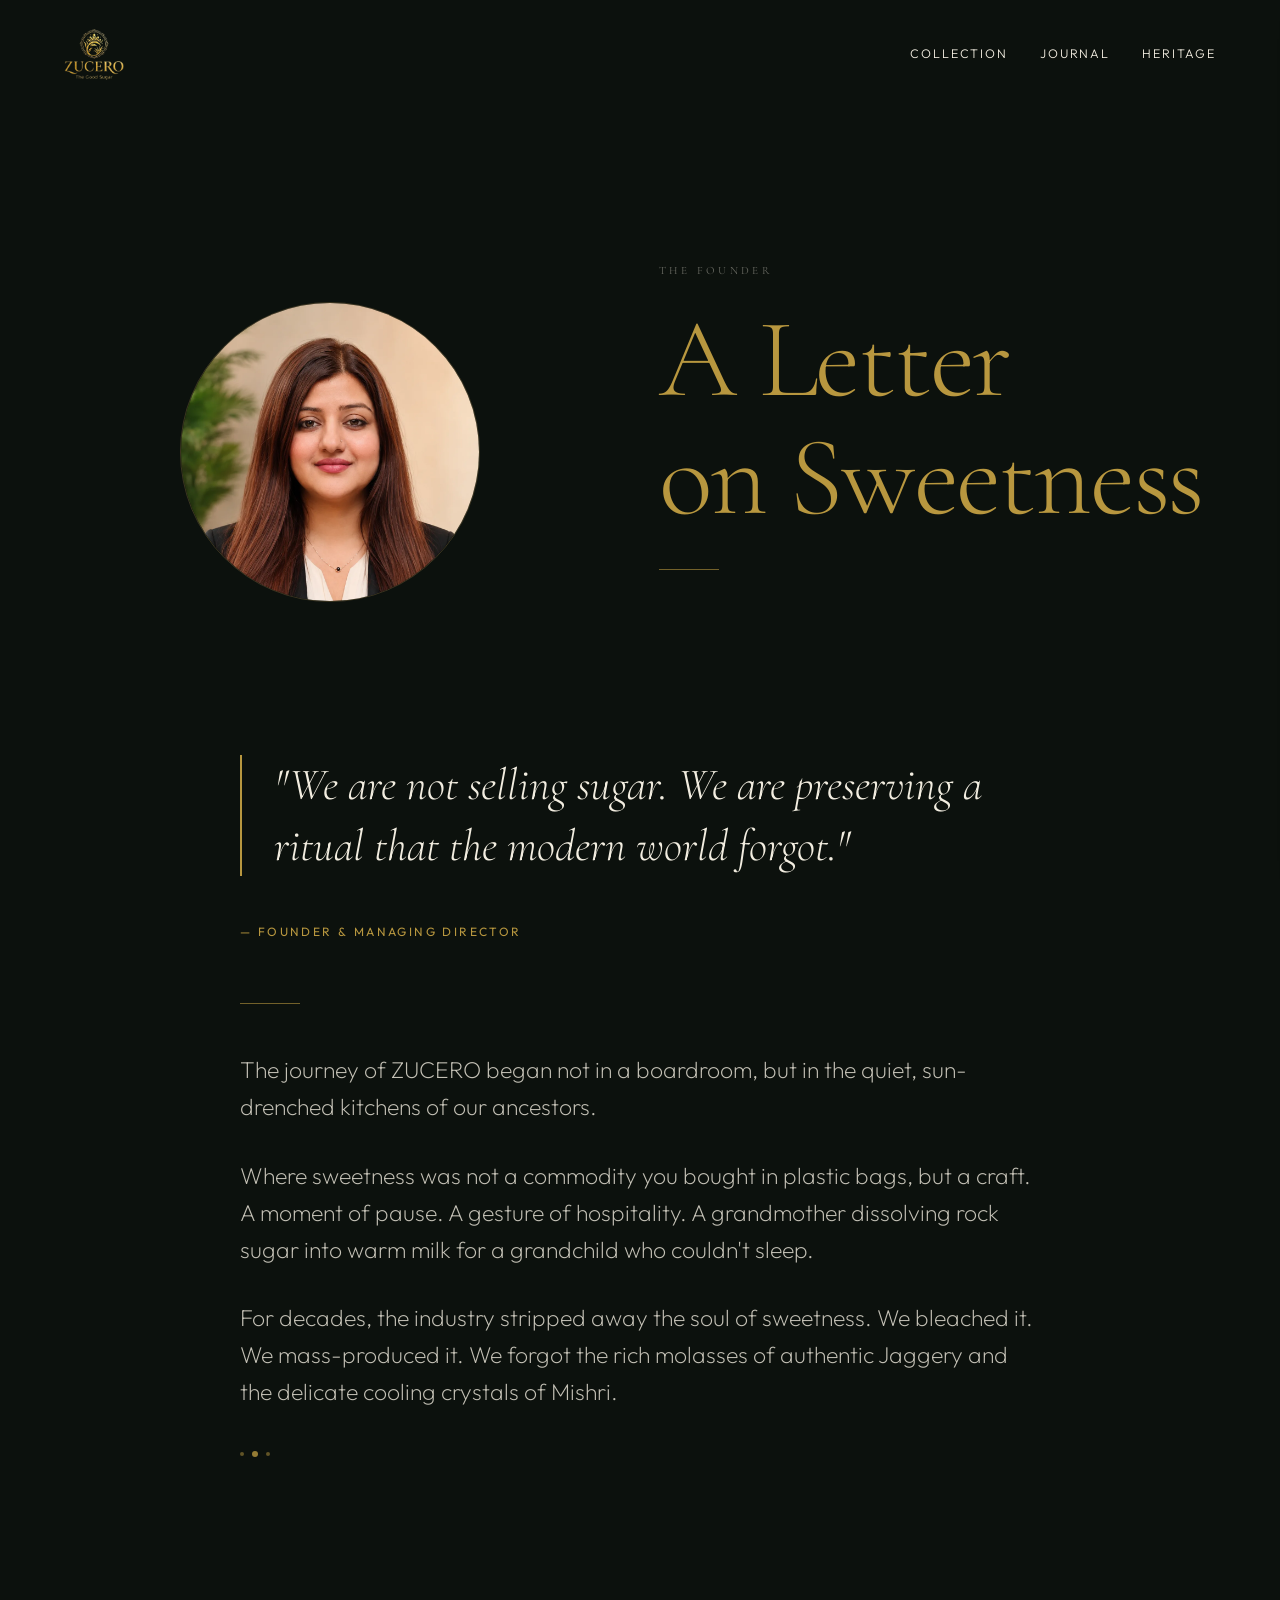
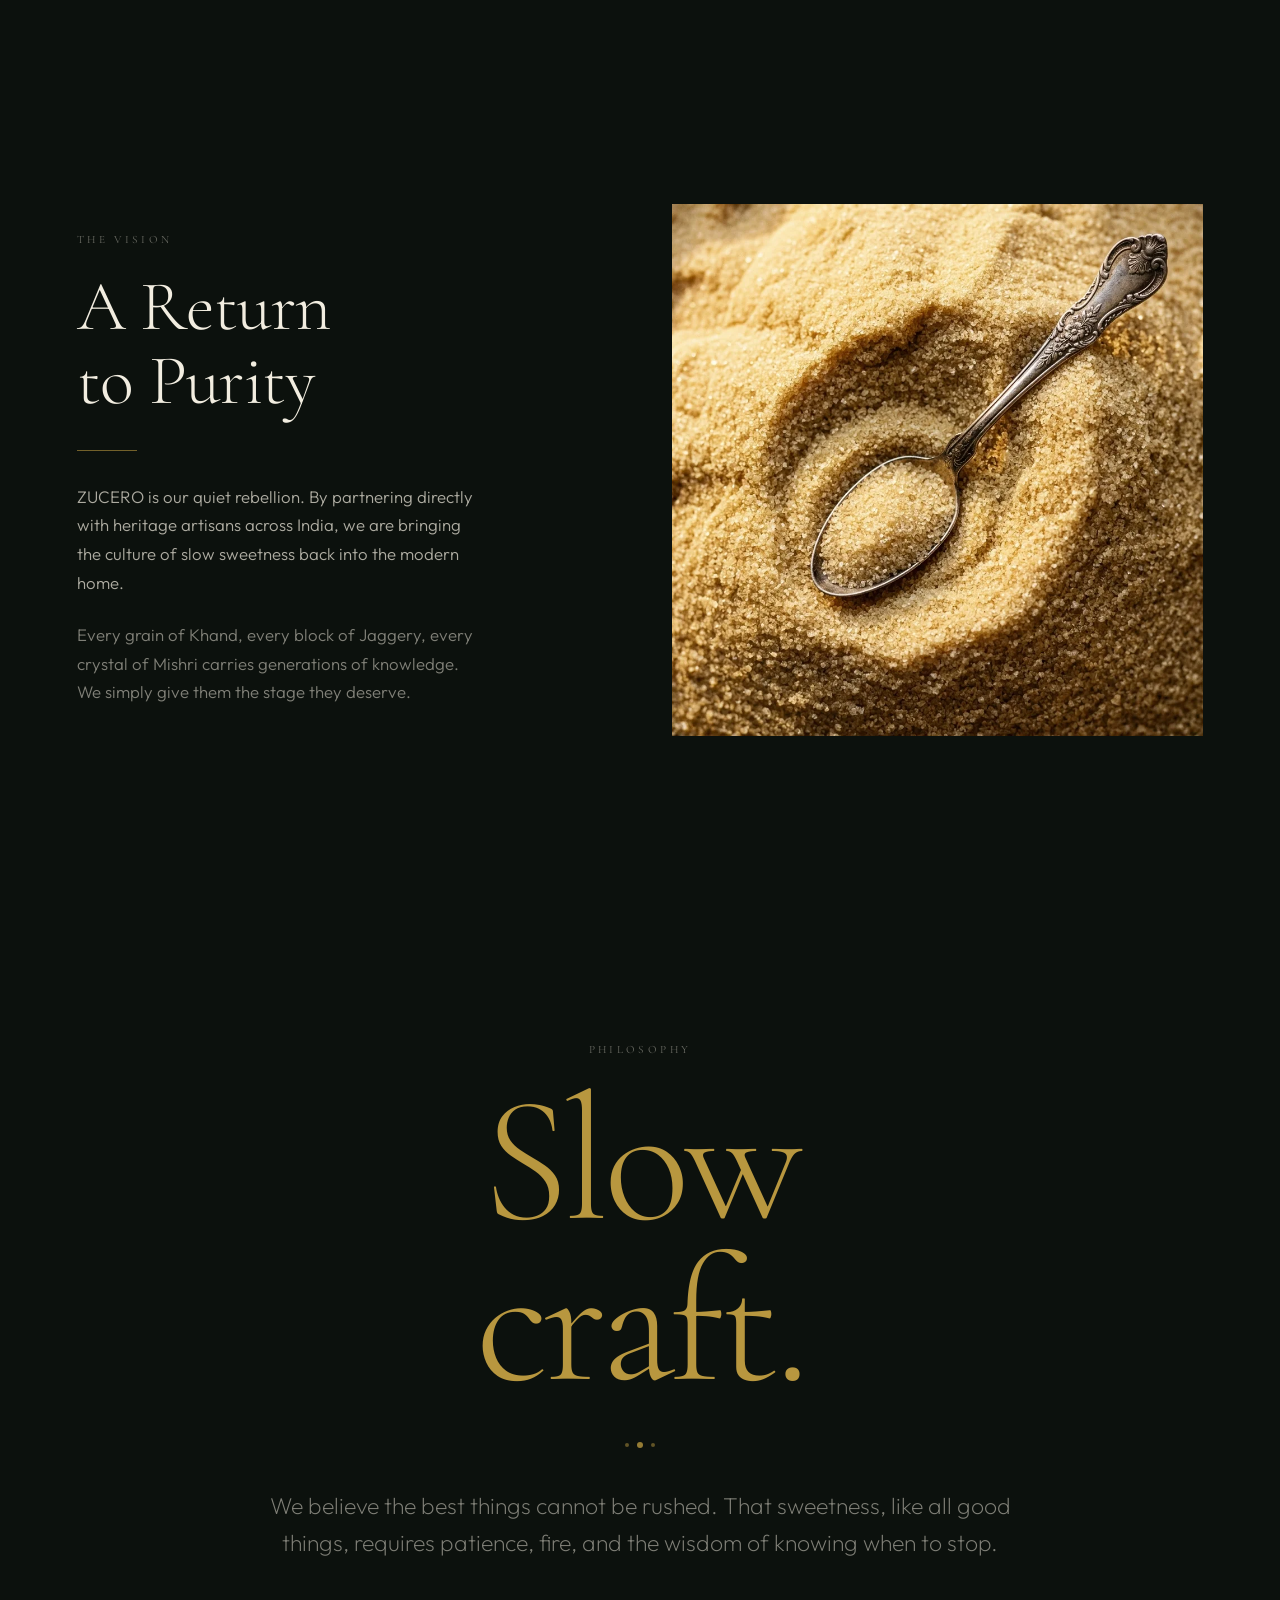
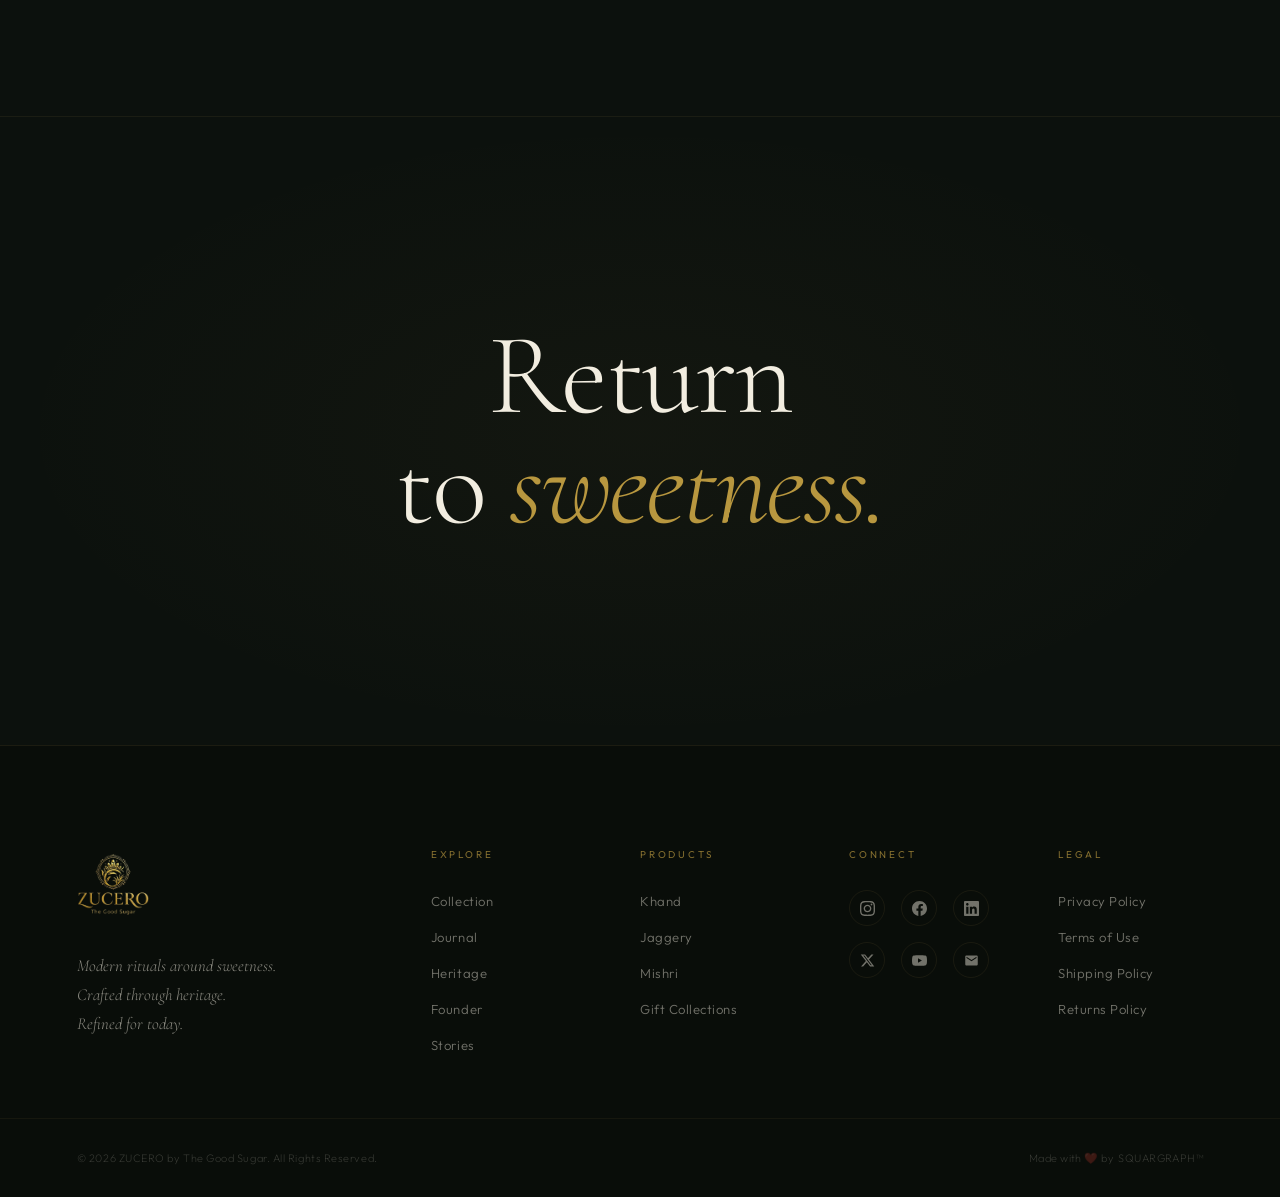
<file: founder.html>
<!DOCTYPE html>
<html lang="en">
<head>
  <meta charset="UTF-8">
  <meta name="viewport" content="width=device-width, initial-scale=1.0">
  <title>ZUCERO | Heritage & Vision</title>
  <meta name="description" content="The story of ZUCERO — preserving the ritual of natural sweetness through heritage craft and modern intention.">
  <link rel="stylesheet" href="css/styles.css">
  <link rel="icon" href="assets/images/zucero-favicon.webp" type="image/webp">
  <link rel="apple-touch-icon" href="assets/images/zucero-favicon.webp">
  <meta name="robots" content="index, follow">
  <link rel="canonical" href="https://thegoodsugar.in/founder.html">
  <meta property="og:type" content="website">
  <meta property="og:site_name" content="ZUCERO — The Good Sugar">
  <meta property="og:url" content="https://thegoodsugar.in/founder.html">
  <meta property="og:title" content="ZUCERO | Heritage & Vision">
  <meta property="og:description" content="The story of ZUCERO — preserving the ritual of natural sweetness through heritage craft and modern intention.">
  <meta property="og:image" content="https://thegoodsugar.in/assets/images/foundertamanna.webp">
  <meta name="twitter:card" content="summary_large_image">
  <meta name="twitter:title" content="ZUCERO | Heritage & Vision">
  <meta name="twitter:description" content="The story of ZUCERO — preserving the ritual of natural sweetness through heritage craft and modern intention.">
  <meta name="twitter:image" content="https://thegoodsugar.in/assets/images/foundertamanna.webp">
</head>
<body class="theme-charcoal" style="background: var(--charcoal); color: var(--ivory);">

  <nav>
    <a href="index.html" class="brand-logo">
      <img src="assets/images/zucerothegoodsugar-logo.webp" alt="ZUCERO" class="logo-img">
    </a>
    <div class="nav-links">
      <a href="collection.html">Collection</a>
      <a href="stories.html">Journal</a>
      <a href="founder.html">Heritage</a>
    </div>
    <div class="mobile-menu-btn" id="mobile-menu-btn"><span></span><span></span><span></span></div>
  </nav>

  <div class="mobile-menu-overlay" id="mobile-menu-overlay">
    <div class="mobile-menu-close" id="mobile-menu-close">&times;</div>
    <a href="collection.html">Collection</a>
    <a href="stories.html">Journal</a>
    <a href="founder.html">Heritage</a>
  </div>

  <div class="cart-overlay" id="cart-overlay"></div>
  <div class="cart-drawer" id="cart-drawer">
    <div class="cart-header">
      <span class="serif" style="font-size: 1.4rem;">Your Cart</span>
      <span class="cart-close" id="cart-close">&times;</span>
    </div>
    <div class="cart-items" style="display:flex; align-items:center; justify-content:center; flex:1;">
      <div style="text-align:center;">
        <p class="body-regular" style="opacity:0.5; margin-bottom:2rem;">Your cart is empty.</p>
        <a href="collection.html" class="btn-primary">Explore the Collection</a>
      </div>
    </div>
  </div>

  <!-- Founder Hero -->
  <section style="padding-top: 18vh;" data-theme="charcoal">
    <div class="container">
      <div class="grid-offset-reverse">
        <div class="founder-portrait-wrap reveal">
          <img src="assets/images/foundertamanna.webp" alt="Tamanna, Founder of ZUCERO">
        </div>
        <div class="reveal reveal-delay-1" style="padding-top: clamp(2rem, 8vw, 8rem);">
          <span class="chapter-mark">The Founder</span>
          <h1 class="title-huge text-gold" style="margin-bottom: 2rem;">A Letter<br>on Sweetness</h1>
          <div class="divider-gold"></div>
        </div>
      </div>
    </div>
  </section>

  <!-- The Letter -->
  <section data-theme="charcoal" style="padding-top: 0;">
    <div class="container-narrow reveal">
      <div class="founder-quote" style="margin-bottom: 3rem;">
        "We are not selling sugar. We are preserving a ritual that the modern world forgot."
      </div>
      <div class="founder-attribution" style="margin-bottom: 4rem;">— Founder & Managing Director</div>

      <div class="divider-gold"></div>

      <div class="body-large" style="opacity:0.8; margin-top: 3rem;">
        <p style="margin-bottom: 2rem;">The journey of ZUCERO began not in a boardroom, but in the quiet, sun-drenched kitchens of our ancestors.</p>
        <p style="margin-bottom: 2rem;">Where sweetness was not a commodity you bought in plastic bags, but a craft. A moment of pause. A gesture of hospitality. A grandmother dissolving rock sugar into warm milk for a grandchild who couldn't sleep.</p>
        <p style="margin-bottom: 2rem;">For decades, the industry stripped away the soul of sweetness. We bleached it. We mass-produced it. We forgot the rich molasses of authentic Jaggery and the delicate cooling crystals of Mishri.</p>
      </div>

      <div class="crystal-dots"><span></span></div>
    </div>
  </section>

  <!-- The Vision -->
  <section data-theme="ivory">
    <div class="container">
      <div class="grid-2">
        <div class="reveal">
          <span class="chapter-mark">The Vision</span>
          <h2 class="title-large" style="margin-bottom: 2rem;">A Return<br>to Purity</h2>
          <div class="divider-gold"></div>
          <p class="body-regular" style="opacity:0.7; max-width: 400px;">ZUCERO is our quiet rebellion. By partnering directly with heritage artisans across India, we are bringing the culture of slow sweetness back into the modern home.</p>
          <p class="body-regular" style="opacity:0.5; max-width: 400px; margin-top: 1.5rem;">Every grain of Khand, every block of Jaggery, every crystal of Mishri carries generations of knowledge. We simply give them the stage they deserve.</p>
        </div>
        <div class="reveal reveal-delay-2">
          <div class="img-wrap img-square">
            <img src="assets/images/heritage_khand.webp" alt="Heritage Khand texture" class="parallax-img">
          </div>
        </div>
      </div>
    </div>
  </section>

  <!-- Philosophy -->
  <section data-theme="charcoal" style="text-align:center;">
    <div class="container-narrow reveal">
      <span class="chapter-mark">Philosophy</span>
      <h2 class="display text-gold" style="margin: 1.5rem 0;">Slow<br>craft.</h2>
      <div class="crystal-dots" style="justify-content:center;"><span></span></div>
      <p class="body-large" style="opacity:0.5;">We believe the best things cannot be rushed. That sweetness, like all good things, requires patience, fire, and the wisdom of knowing when to stop.</p>
    </div>
  </section>

  <!-- ═══ Pre-Footer ═══ -->
  <div class="pre-footer reveal">
    <p class="pre-footer-text">Return<br>to <em>sweetness.</em></p>
  </div>

  <footer>
    <div class="footer-main">
      <div class="footer-brand-col">
        <img src="assets/images/zucerothegoodsugar-logo.webp" alt="ZUCERO" class="footer-logo-img">
        <p class="footer-brand-statement">Modern rituals around sweetness.<br>Crafted through heritage.<br>Refined for today.</p>
      </div>
      <div>
        <p class="footer-col-title">Explore</p>
        <ul class="footer-col-links">
          <li><a href="collection.html">Collection</a></li>
          <li><a href="stories.html">Journal</a></li>
          <li><a href="founder.html">Heritage</a></li>
          <li><a href="founder.html">Founder</a></li>
          <li><a href="stories.html">Stories</a></li>
        </ul>
      </div>
      <div>
        <p class="footer-col-title">Products</p>
        <ul class="footer-col-links">
          <li><a href="product.html">Khand</a></li>
          <li><a href="product.html">Jaggery</a></li>
          <li><a href="product.html">Mishri</a></li>
          <li><a href="collection.html">Gift Collections</a></li>
        </ul>
      </div>
      <div>
        <p class="footer-col-title">Connect</p>
        <ul class="footer-social-links">
          <li>
            <a href="https://www.instagram.com/zuceroindia" target="_blank" rel="noopener" aria-label="Instagram">
              <svg viewBox="0 0 24 24" xmlns="http://www.w3.org/2000/svg"><path d="M12 2.163c3.204 0 3.584.012 4.85.07 3.252.148 4.771 1.691 4.919 4.919.058 1.265.069 1.645.069 4.849 0 3.205-.012 3.584-.069 4.849-.149 3.225-1.664 4.771-4.919 4.919-1.266.058-1.644.07-4.85.07-3.204 0-3.584-.012-4.849-.07-3.26-.149-4.771-1.699-4.919-4.92-.058-1.265-.07-1.644-.07-4.849 0-3.204.013-3.583.07-4.849.149-3.227 1.664-4.771 4.919-4.919 1.266-.057 1.645-.069 4.849-.069zm0-2.163c-3.259 0-3.667.014-4.947.072-4.358.2-6.78 2.618-6.98 6.98-.059 1.281-.073 1.689-.073 4.948 0 3.259.014 3.668.072 4.948.2 4.358 2.618 6.78 6.98 6.98 1.281.058 1.689.072 4.948.072 3.259 0 3.668-.014 4.948-.072 4.354-.2 6.782-2.618 6.979-6.98.059-1.28.073-1.689.073-4.948 0-3.259-.014-3.667-.072-4.947-.196-4.354-2.617-6.78-6.979-6.98-1.281-.059-1.69-.073-4.949-.073zm0 5.838c-3.403 0-6.162 2.759-6.162 6.162s2.759 6.163 6.162 6.163 6.162-2.759 6.162-6.163c0-3.403-2.759-6.162-6.162-6.162zm0 10.162c-2.209 0-4-1.79-4-4 0-2.209 1.791-4 4-4s4 1.791 4 4c0 2.21-1.791 4-4 4zm6.406-11.845c-.796 0-1.441.645-1.441 1.44s.645 1.44 1.441 1.44c.795 0 1.439-.645 1.439-1.44s-.644-1.44-1.439-1.44z"/></svg>
            </a>
          </li>
          <li>
            <a href="https://www.facebook.com/zuceroindia" target="_blank" rel="noopener" aria-label="Facebook">
              <svg viewBox="0 0 24 24" xmlns="http://www.w3.org/2000/svg"><path d="M24 12.073c0-6.627-5.373-12-12-12s-12 5.373-12 12c0 5.99 4.388 10.954 10.125 11.854v-8.385H7.078v-3.47h3.047V9.43c0-3.007 1.792-4.669 4.533-4.669 1.312 0 2.686.235 2.686.235v2.953H15.83c-1.491 0-1.956.925-1.956 1.874v2.25h3.328l-.532 3.47h-2.796v8.385C19.612 23.027 24 18.062 24 12.073z"/></svg>
            </a>
          </li>
          <li>
            <a href="https://www.linkedin.com/company/zuceroindia" target="_blank" rel="noopener" aria-label="LinkedIn">
              <svg viewBox="0 0 24 24" xmlns="http://www.w3.org/2000/svg"><path d="M20.447 20.452h-3.554v-5.569c0-1.328-.027-3.037-1.852-3.037-1.853 0-2.136 1.445-2.136 2.939v5.667H9.351V9h3.414v1.561h.046c.477-.9 1.637-1.85 3.37-1.85 3.601 0 4.267 2.37 4.267 5.455v6.286zM5.337 7.433c-1.144 0-2.063-.926-2.063-2.065 0-1.138.92-2.063 2.063-2.063 1.14 0 2.064.925 2.064 2.063 0 1.139-.925 2.065-2.064 2.065zm1.782 13.019H3.555V9h3.564v11.452zM22.225 0H1.771C.792 0 0 .774 0 1.729v20.542C0 23.227.792 24 1.771 24h20.451C23.2 24 24 23.227 24 22.271V1.729C24 .774 23.2 0 22.222 0h.003z"/></svg>
            </a>
          </li>
                    <li>
            <a href="https://x.com/zuceroindia" target="_blank" rel="noopener" aria-label="X (Twitter)">
              <svg viewBox="0 0 24 24" xmlns="http://www.w3.org/2000/svg"><path d="M18.244 2.25h3.308l-7.227 8.26 8.502 11.24H16.17l-5.214-6.817L4.99 21.75H1.68l7.73-8.835L1.254 2.25H8.08l4.713 6.231zm-1.161 17.52h1.833L7.084 4.126H5.117z"/></svg>
            </a>
          </li>
<li>
            <a href="https://www.youtube.com/@ZuceroIndia" target="_blank" rel="noopener" aria-label="YouTube">
              <svg viewBox="0 0 24 24" xmlns="http://www.w3.org/2000/svg"><path d="M23.495 6.205a3.007 3.007 0 0 0-2.088-2.088c-1.87-.501-9.396-.501-9.396-.501s-7.507-.01-9.396.501A3.007 3.007 0 0 0 .527 6.205a31.247 31.247 0 0 0-.522 5.805 31.247 31.247 0 0 0 .522 5.783 3.007 3.007 0 0 0 2.088 2.088c1.868.502 9.396.502 9.396.502s7.506 0 9.396-.502a3.007 3.007 0 0 0 2.088-2.088 31.247 31.247 0 0 0 .5-5.783 31.247 31.247 0 0 0-.5-5.805zM9.609 15.601V8.408l6.264 3.602z"/></svg>
            </a>
          </li>
          <li>
            <a href="mailto:tamannaatf07@gmail.com" aria-label="Email">
              <svg viewBox="0 0 24 24" xmlns="http://www.w3.org/2000/svg"><path d="M20 4H4c-1.1 0-2 .9-2 2v12c0 1.1.9 2 2 2h16c1.1 0 2-.9 2-2V6c0-1.1-.9-2-2-2zm0 4l-8 5-8-5V6l8 5 8-5v2z"/></svg>
            </a>
          </li>
        </ul>
      </div>
      <div>
        <p class="footer-col-title">Legal</p>
        <ul class="footer-col-links">
          <li><a href="#">Privacy Policy</a></li>
          <li><a href="#">Terms of Use</a></li>
          <li><a href="#">Shipping Policy</a></li>
          <li><a href="#">Returns Policy</a></li>
        </ul>
      </div>
    </div>
  <div class="footer-bottom">
      <span class="footer-legal">&copy; 2026 ZUCERO by The Good Sugar. All Rights Reserved.</span>
      <span class="footer-credit">Made with ❤️ by <a href="https://squargraph.com" target="_blank" rel="noopener">SQUARGRAPH™</a></span>
  </div>
  </footer>

  <script src="js/animations.js"></script>
</body>
</html>
</file>
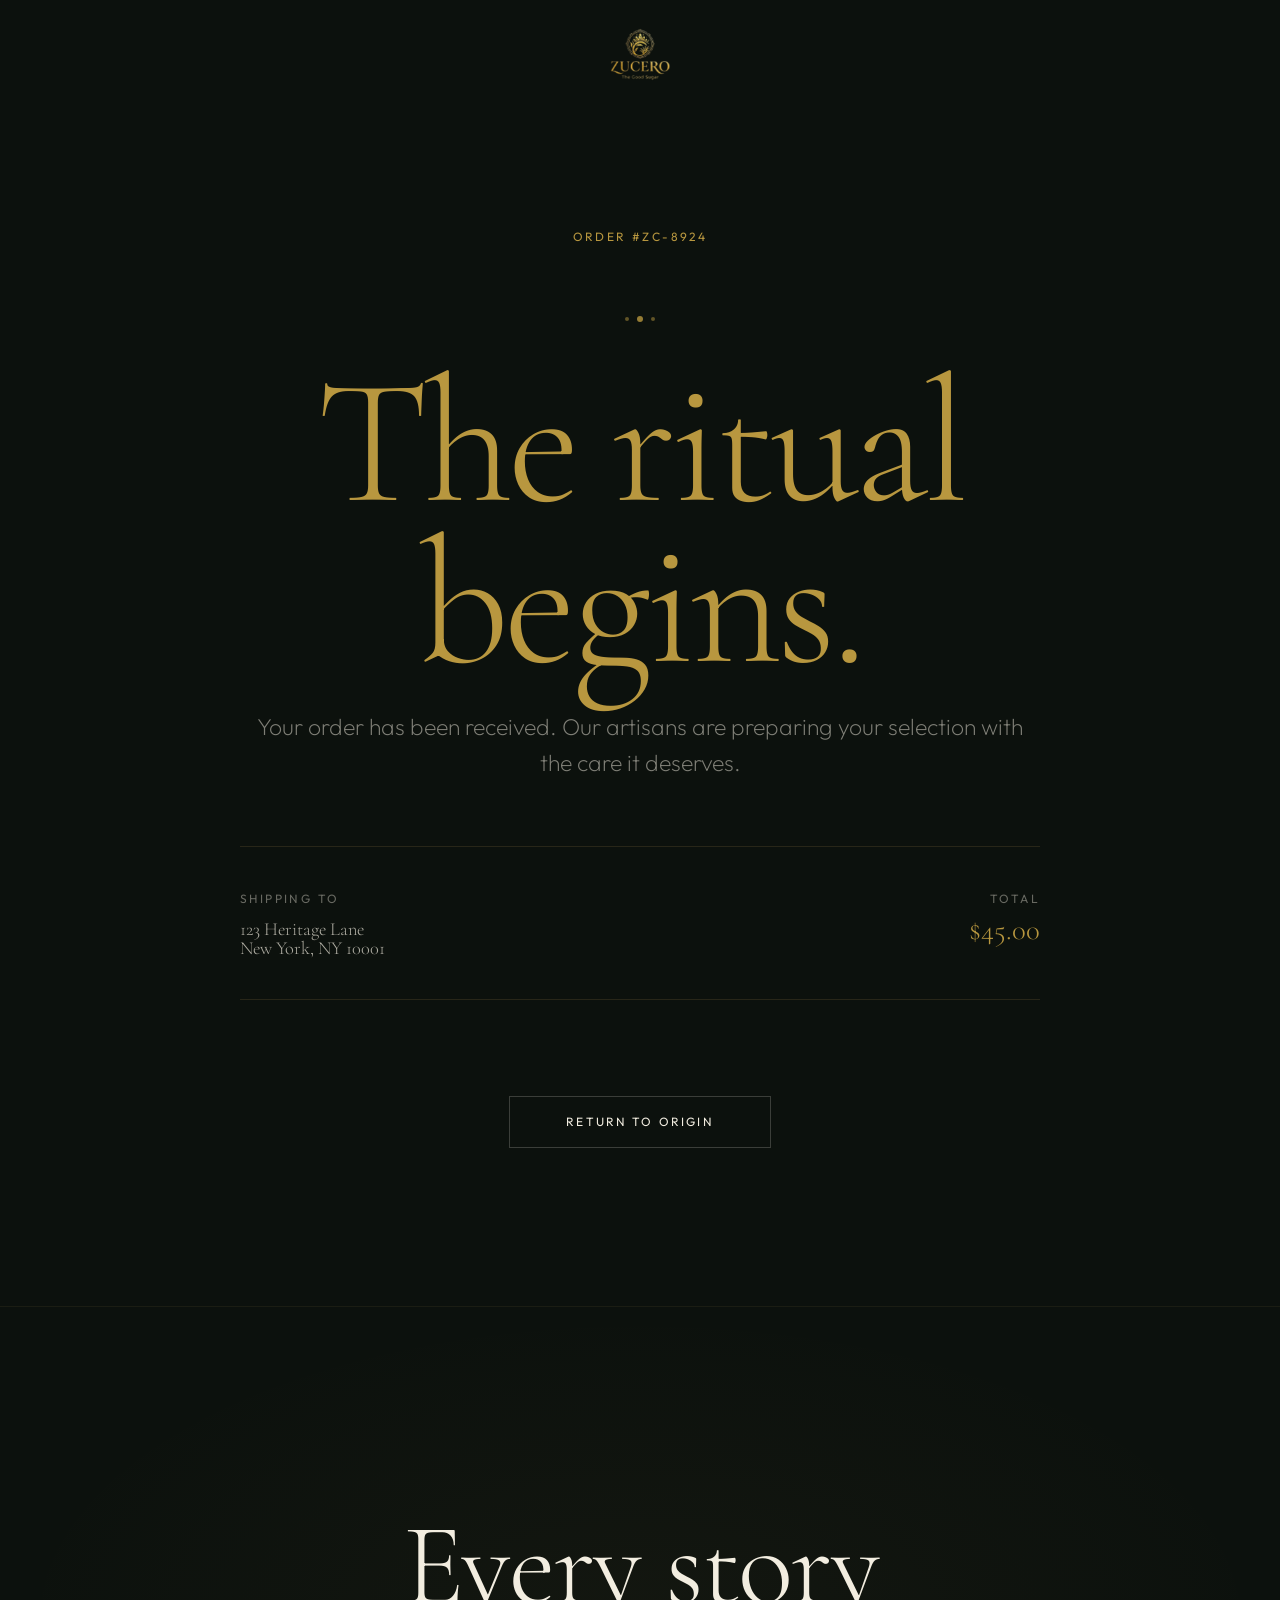
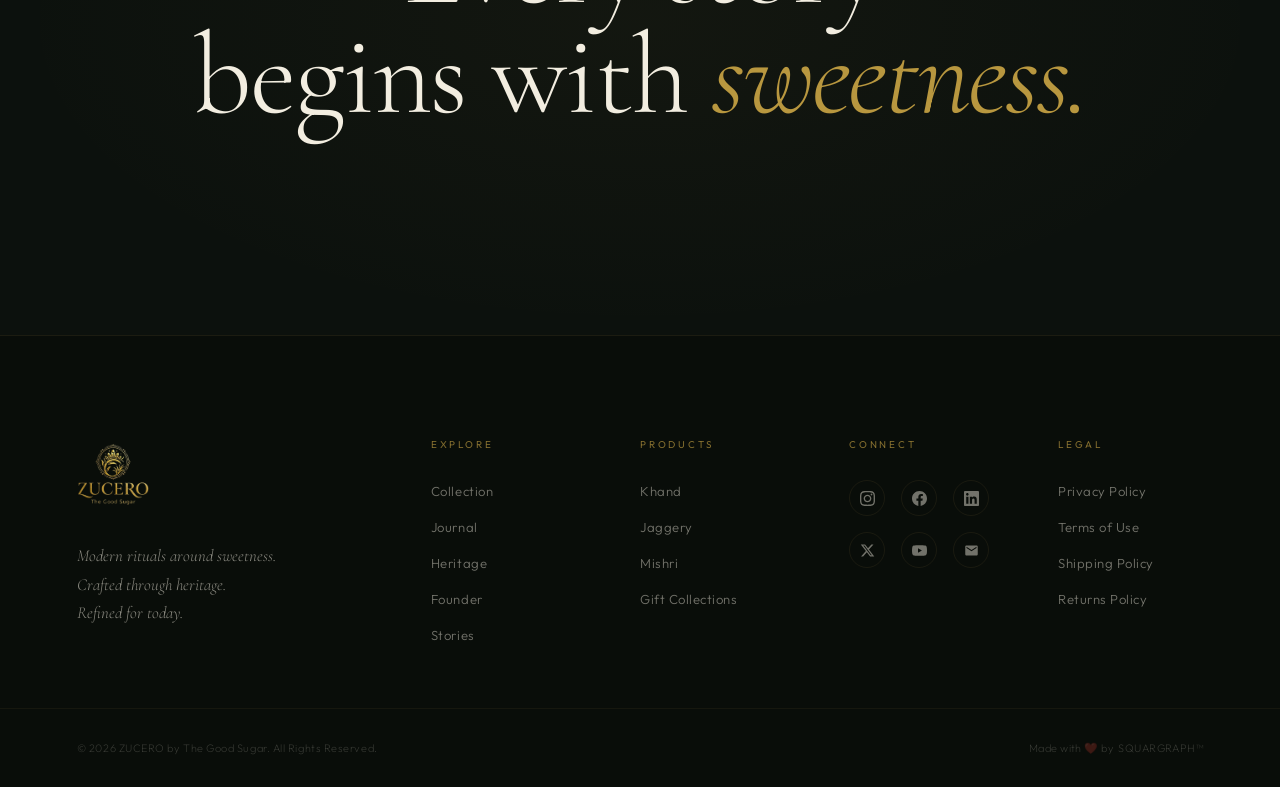
<file: order-confirmation.html>
<!DOCTYPE html>
<html lang="en">
<head>
  <meta charset="UTF-8">
  <meta name="viewport" content="width=device-width, initial-scale=1.0">
  <title>ZUCERO | Order Confirmed</title>
  <meta name="description" content="Your ZUCERO order has been confirmed.">
  <link rel="stylesheet" href="css/styles.css">
  <link rel="icon" href="assets/images/zucero-favicon.webp" type="image/webp">
  <link rel="apple-touch-icon" href="assets/images/zucero-favicon.webp">
  <meta name="robots" content="noindex, nofollow">
  <link rel="canonical" href="https://thegoodsugar.in/order-confirmation.html">
  <meta property="og:type" content="website">
  <meta property="og:site_name" content="ZUCERO — The Good Sugar">
  <meta property="og:url" content="https://thegoodsugar.in/order-confirmation.html">
  <meta property="og:title" content="ZUCERO | Order Confirmed">
  <meta property="og:description" content="Your ZUCERO order has been confirmed.">
  <meta property="og:image" content="https://thegoodsugar.in/assets/images/hero_cinematic.webp">
  <meta name="twitter:card" content="summary_large_image">
  <meta name="twitter:title" content="ZUCERO | Order Confirmed">
  <meta name="twitter:description" content="Your ZUCERO order has been confirmed.">
  <meta name="twitter:image" content="https://thegoodsugar.in/assets/images/hero_cinematic.webp">
</head>
<body class="theme-charcoal" style="min-height: 100vh;">

  <nav style="justify-content: center; background: transparent; border-bottom-color: transparent;">
    <a href="index.html" class="brand-logo">
      <img src="assets/images/zucerothegoodsugar-logo.webp" alt="ZUCERO" class="logo-img">
    </a>
  </nav>

  <section style="padding-top: 25vh; text-align:center; min-height: 80vh;" data-theme="charcoal">
    <div class="container-narrow reveal">
      <span class="caption text-gold" style="margin-bottom: 2rem;">Order #ZC-8924</span>
      <div class="crystal-dots" style="justify-content:center;"><span></span></div>
      <h1 class="display text-gold" style="margin: 1.5rem 0;">The ritual<br>begins.</h1>
      <p class="body-large" style="opacity:0.5; margin-bottom: 4rem;">Your order has been received. Our artisans are preparing your selection with the care it deserves.</p>

      <div style="border-top: 1px solid rgba(197,160,89,0.15); border-bottom: 1px solid rgba(197,160,89,0.15); padding: 2.5rem 0; margin-bottom: 4rem; display: flex; justify-content: space-between; text-align: left;">
        <div>
          <span class="caption" style="opacity:0.4;">Shipping To</span>
          <p class="serif" style="font-size: 1.15rem; margin-top: 0.8rem; opacity:0.7;">123 Heritage Lane<br>New York, NY 10001</p>
        </div>
        <div style="text-align: right;">
          <span class="caption" style="opacity:0.4;">Total</span>
          <p class="serif" style="font-size: 1.8rem; margin-top: 0.5rem; color: var(--gold);">$45.00</p>
        </div>
      </div>

      <a href="index.html" class="btn-primary" style="border-color: rgba(245,240,232,0.2); color: var(--ivory);">Return to Origin</a>
    </div>
  </section>

<!-- ═══ Pre-Footer ═══ -->
  <div class="pre-footer reveal">
    <p class="pre-footer-text">Every story<br>begins with <em>sweetness.</em></p>
  </div>

  <footer>
    <div class="footer-main">
      <div class="footer-brand-col">
        <img src="assets/images/zucerothegoodsugar-logo.webp" alt="ZUCERO" class="footer-logo-img">
        <p class="footer-brand-statement">Modern rituals around sweetness.<br>Crafted through heritage.<br>Refined for today.</p>
      </div>
      <div>
        <p class="footer-col-title">Explore</p>
        <ul class="footer-col-links">
          <li><a href="collection.html">Collection</a></li>
          <li><a href="stories.html">Journal</a></li>
          <li><a href="founder.html">Heritage</a></li>
          <li><a href="founder.html">Founder</a></li>
          <li><a href="stories.html">Stories</a></li>
        </ul>
      </div>
      <div>
        <p class="footer-col-title">Products</p>
        <ul class="footer-col-links">
          <li><a href="product.html">Khand</a></li>
          <li><a href="product.html">Jaggery</a></li>
          <li><a href="product.html">Mishri</a></li>
          <li><a href="collection.html">Gift Collections</a></li>
        </ul>
      </div>
      <div>
        <p class="footer-col-title">Connect</p>
        <ul class="footer-social-links">
          <li>
            <a href="https://www.instagram.com/zuceroindia" target="_blank" rel="noopener" aria-label="Instagram">
              <svg viewBox="0 0 24 24" xmlns="http://www.w3.org/2000/svg"><path d="M12 2.163c3.204 0 3.584.012 4.85.07 3.252.148 4.771 1.691 4.919 4.919.058 1.265.069 1.645.069 4.849 0 3.205-.012 3.584-.069 4.849-.149 3.225-1.664 4.771-4.919 4.919-1.266.058-1.644.07-4.85.07-3.204 0-3.584-.012-4.849-.07-3.26-.149-4.771-1.699-4.919-4.92-.058-1.265-.07-1.644-.07-4.849 0-3.204.013-3.583.07-4.849.149-3.227 1.664-4.771 4.919-4.919 1.266-.057 1.645-.069 4.849-.069zm0-2.163c-3.259 0-3.667.014-4.947.072-4.358.2-6.78 2.618-6.98 6.98-.059 1.281-.073 1.689-.073 4.948 0 3.259.014 3.668.072 4.948.2 4.358 2.618 6.78 6.98 6.98 1.281.058 1.689.072 4.948.072 3.259 0 3.668-.014 4.948-.072 4.354-.2 6.782-2.618 6.979-6.98.059-1.28.073-1.689.073-4.948 0-3.259-.014-3.667-.072-4.947-.196-4.354-2.617-6.78-6.979-6.98-1.281-.059-1.69-.073-4.949-.073zm0 5.838c-3.403 0-6.162 2.759-6.162 6.162s2.759 6.163 6.162 6.163 6.162-2.759 6.162-6.163c0-3.403-2.759-6.162-6.162-6.162zm0 10.162c-2.209 0-4-1.79-4-4 0-2.209 1.791-4 4-4s4 1.791 4 4c0 2.21-1.791 4-4 4zm6.406-11.845c-.796 0-1.441.645-1.441 1.44s.645 1.44 1.441 1.44c.795 0 1.439-.645 1.439-1.44s-.644-1.44-1.439-1.44z"/></svg>
            </a>
          </li>
          <li>
            <a href="https://www.facebook.com/zuceroindia" target="_blank" rel="noopener" aria-label="Facebook">
              <svg viewBox="0 0 24 24" xmlns="http://www.w3.org/2000/svg"><path d="M24 12.073c0-6.627-5.373-12-12-12s-12 5.373-12 12c0 5.99 4.388 10.954 10.125 11.854v-8.385H7.078v-3.47h3.047V9.43c0-3.007 1.792-4.669 4.533-4.669 1.312 0 2.686.235 2.686.235v2.953H15.83c-1.491 0-1.956.925-1.956 1.874v2.25h3.328l-.532 3.47h-2.796v8.385C19.612 23.027 24 18.062 24 12.073z"/></svg>
            </a>
          </li>
          <li>
            <a href="https://www.linkedin.com/company/zuceroindia" target="_blank" rel="noopener" aria-label="LinkedIn">
              <svg viewBox="0 0 24 24" xmlns="http://www.w3.org/2000/svg"><path d="M20.447 20.452h-3.554v-5.569c0-1.328-.027-3.037-1.852-3.037-1.853 0-2.136 1.445-2.136 2.939v5.667H9.351V9h3.414v1.561h.046c.477-.9 1.637-1.85 3.37-1.85 3.601 0 4.267 2.37 4.267 5.455v6.286zM5.337 7.433c-1.144 0-2.063-.926-2.063-2.065 0-1.138.92-2.063 2.063-2.063 1.14 0 2.064.925 2.064 2.063 0 1.139-.925 2.065-2.064 2.065zm1.782 13.019H3.555V9h3.564v11.452zM22.225 0H1.771C.792 0 0 .774 0 1.729v20.542C0 23.227.792 24 1.771 24h20.451C23.2 24 24 23.227 24 22.271V1.729C24 .774 23.2 0 22.222 0h.003z"/></svg>
            </a>
          </li>
                    <li>
            <a href="https://x.com/zuceroindia" target="_blank" rel="noopener" aria-label="X (Twitter)">
              <svg viewBox="0 0 24 24" xmlns="http://www.w3.org/2000/svg"><path d="M18.244 2.25h3.308l-7.227 8.26 8.502 11.24H16.17l-5.214-6.817L4.99 21.75H1.68l7.73-8.835L1.254 2.25H8.08l4.713 6.231zm-1.161 17.52h1.833L7.084 4.126H5.117z"/></svg>
            </a>
          </li>
<li>
            <a href="https://www.youtube.com/@ZuceroIndia" target="_blank" rel="noopener" aria-label="YouTube">
              <svg viewBox="0 0 24 24" xmlns="http://www.w3.org/2000/svg"><path d="M23.495 6.205a3.007 3.007 0 0 0-2.088-2.088c-1.87-.501-9.396-.501-9.396-.501s-7.507-.01-9.396.501A3.007 3.007 0 0 0 .527 6.205a31.247 31.247 0 0 0-.522 5.805 31.247 31.247 0 0 0 .522 5.783 3.007 3.007 0 0 0 2.088 2.088c1.868.502 9.396.502 9.396.502s7.506 0 9.396-.502a3.007 3.007 0 0 0 2.088-2.088 31.247 31.247 0 0 0 .5-5.783 31.247 31.247 0 0 0-.5-5.805zM9.609 15.601V8.408l6.264 3.602z"/></svg>
            </a>
          </li>
          <li>
            <a href="mailto:tamannaatf07@gmail.com" aria-label="Email">
              <svg viewBox="0 0 24 24" xmlns="http://www.w3.org/2000/svg"><path d="M20 4H4c-1.1 0-2 .9-2 2v12c0 1.1.9 2 2 2h16c1.1 0 2-.9 2-2V6c0-1.1-.9-2-2-2zm0 4l-8 5-8-5V6l8 5 8-5v2z"/></svg>
            </a>
          </li>
        </ul>
      </div>
      <div>
        <p class="footer-col-title">Legal</p>
        <ul class="footer-col-links">
          <li><a href="#">Privacy Policy</a></li>
          <li><a href="#">Terms of Use</a></li>
          <li><a href="#">Shipping Policy</a></li>
          <li><a href="#">Returns Policy</a></li>
        </ul>
      </div>
    </div>
    <div class="footer-bottom">
      <span class="footer-legal">&copy; 2026 ZUCERO by The Good Sugar. All Rights Reserved.</span>
      <span class="footer-credit">Made with ❤️ by <a href="https://squargraph.com" target="_blank" rel="noopener">SQUARGRAPH™</a></span>
    </div>
  </footer>
  
  <script src="js/animations.js"></script>
</body>
</html>
</file>
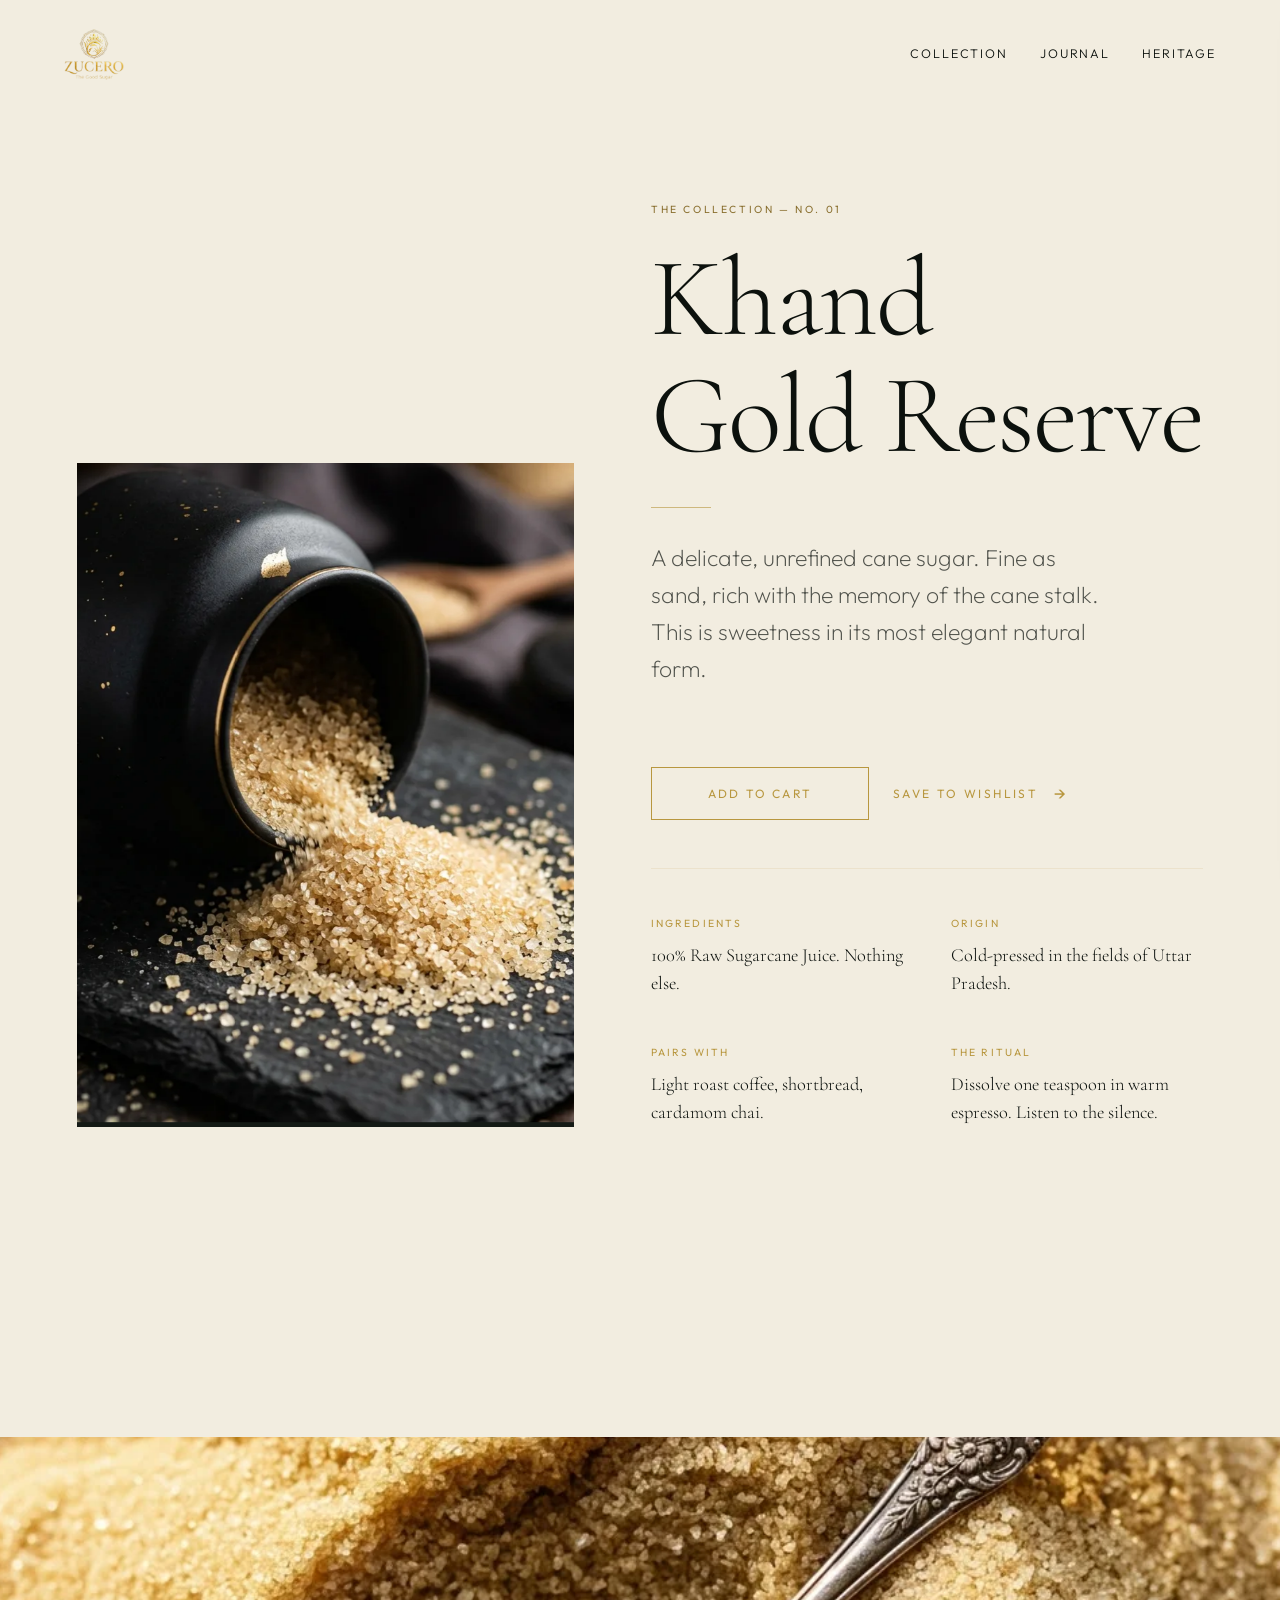
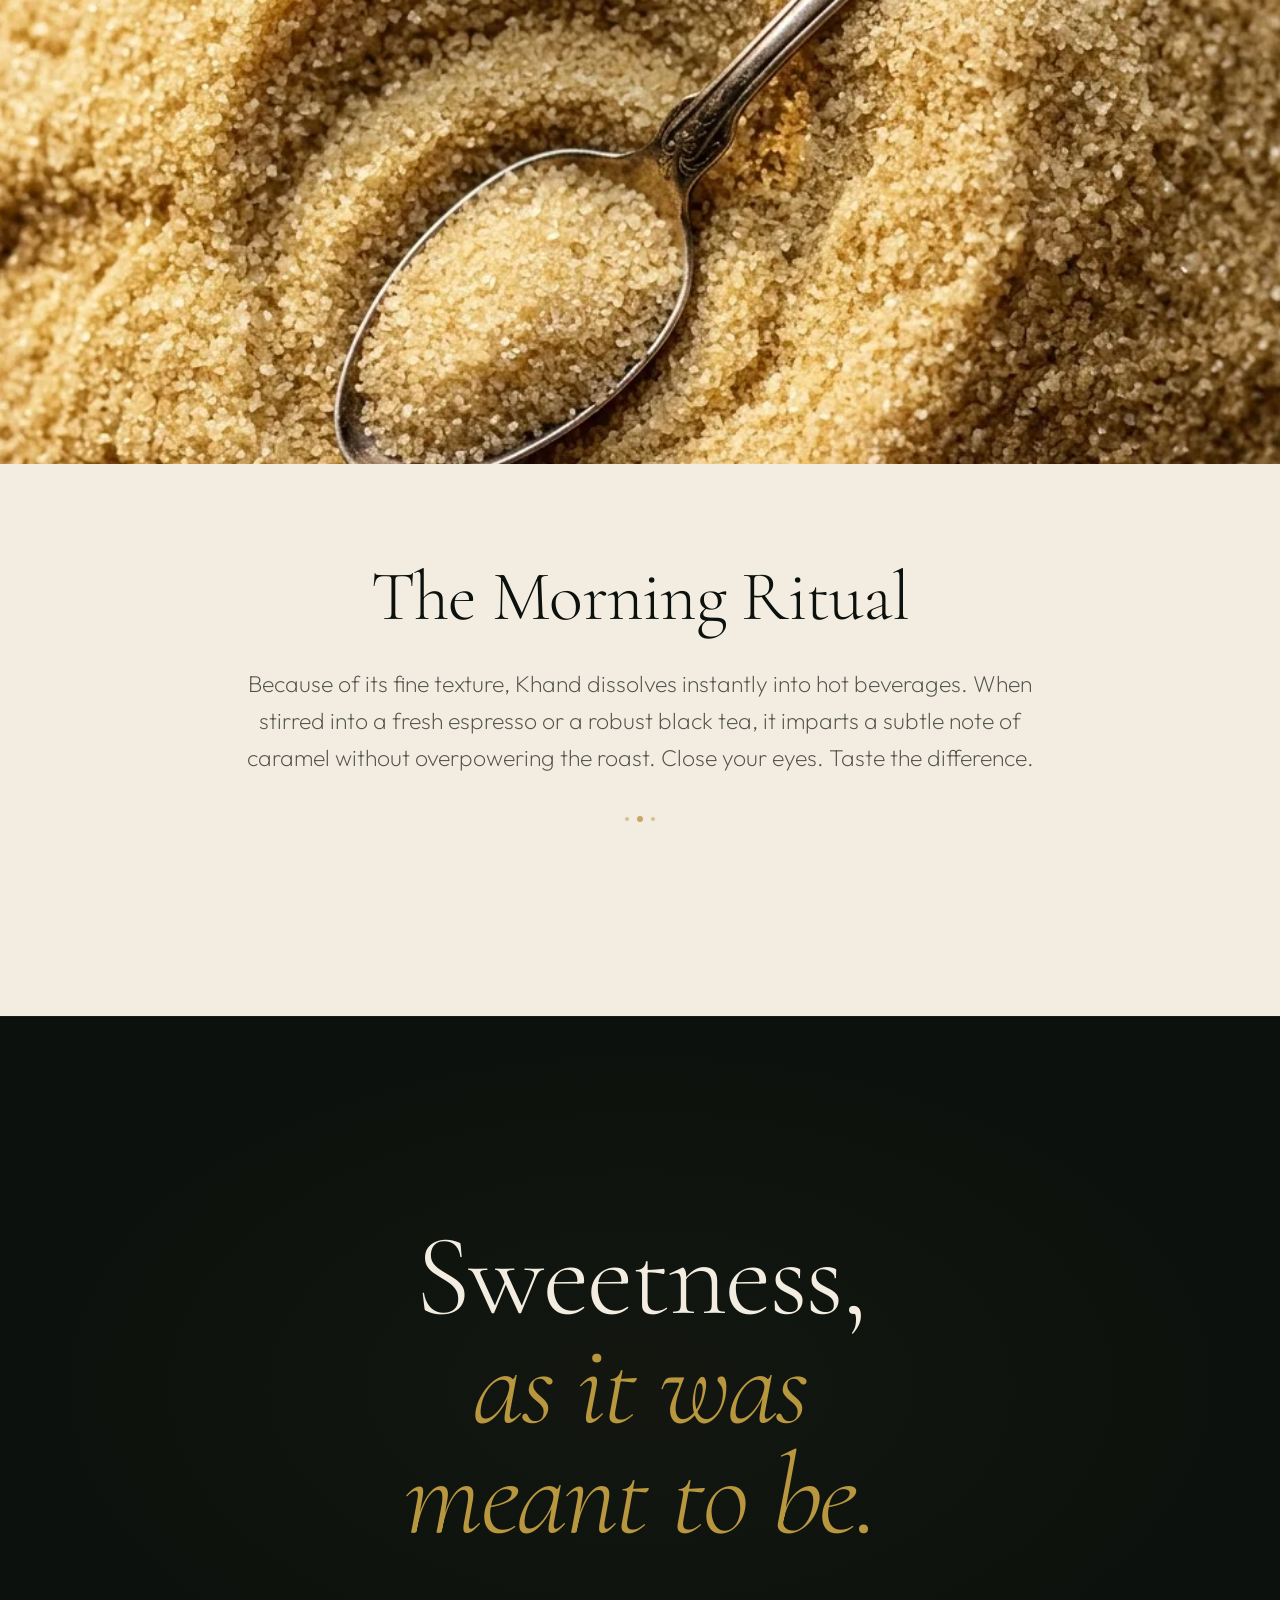
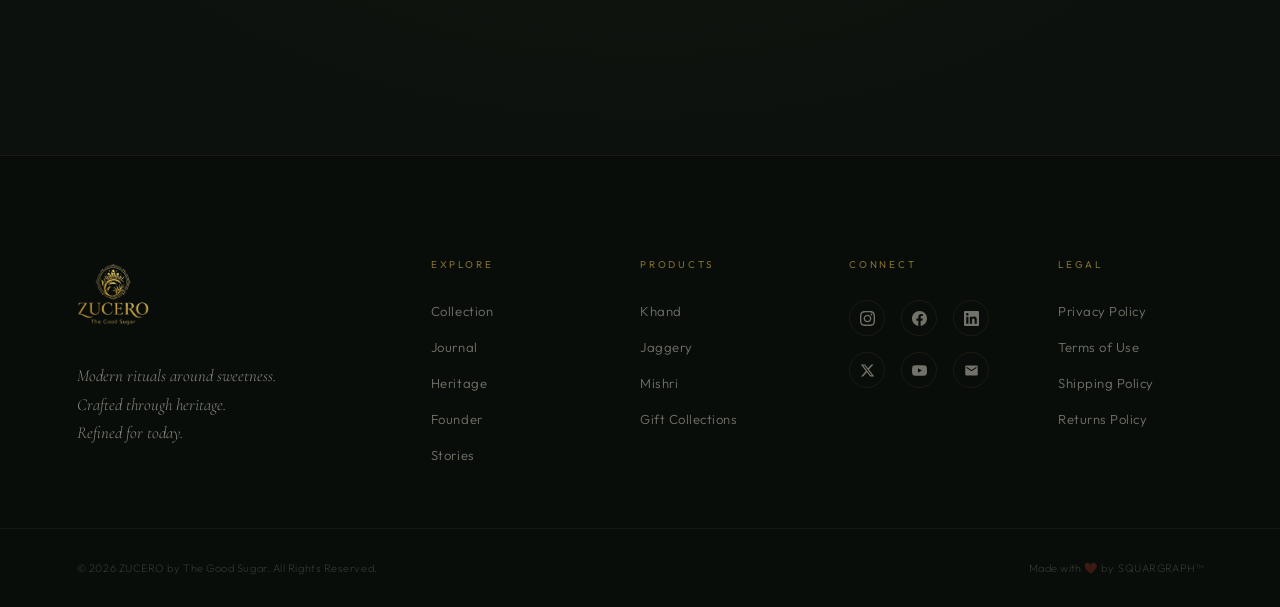
<file: product.html>
<!DOCTYPE html>
<html lang="en">
<head>
  <meta charset="UTF-8">
  <meta name="viewport" content="width=device-width, initial-scale=1.0">
  <title>ZUCERO | Khand Gold Reserve</title>
  <meta name="description" content="Khand Gold Reserve — pale golden unrefined cane sugar with delicate molasses notes. Cold-pressed from heritage sugarcane.">
  <link rel="stylesheet" href="css/styles.css">
  <style>
    .product-meta-grid {
      display: grid;
      grid-template-columns: 1fr 1fr;
      gap: 3rem;
      margin-top: 3rem;
      padding-top: 3rem;
      border-top: 1px solid rgba(197, 160, 89, 0.15);
    }
    .meta-block .meta-label {
      font-family: var(--sans);
      font-size: 0.65rem;
      text-transform: uppercase;
      letter-spacing: 0.2em;
      color: var(--gold);
      margin-bottom: 0.8rem;
      display: block;
    }
    .meta-block .meta-value {
      font-family: var(--serif);
      font-size: 1.15rem;
      font-weight: 300;
      line-height: 1.5;
    }
    @media (max-width: 600px) {
      .product-meta-grid { grid-template-columns: 1fr; gap: 2rem; }
    }
  </style>
  <link rel="icon" href="assets/images/zucero-favicon.webp" type="image/webp">
  <link rel="apple-touch-icon" href="assets/images/zucero-favicon.webp">
  <meta name="robots" content="index, follow">
  <link rel="canonical" href="https://thegoodsugar.in/product.html">
  <meta property="og:type" content="product">
  <meta property="og:site_name" content="ZUCERO — The Good Sugar">
  <meta property="og:url" content="https://thegoodsugar.in/product.html">
  <meta property="og:title" content="ZUCERO | Khand Gold Reserve">
  <meta property="og:description" content="Khand Gold Reserve — pale golden unrefined cane sugar with delicate molasses notes. Cold-pressed from heritage sugarcane.">
  <meta property="og:image" content="https://thegoodsugar.in/assets/images/khand_gold_reserve.webp">
  <meta name="twitter:card" content="summary_large_image">
  <meta name="twitter:title" content="ZUCERO | Khand Gold Reserve">
  <meta name="twitter:description" content="Khand Gold Reserve — pale golden unrefined cane sugar with delicate molasses notes. Cold-pressed from heritage sugarcane.">
  <meta name="twitter:image" content="https://thegoodsugar.in/assets/images/khand_gold_reserve.webp">
</head>
<body class="theme-ivory">

  <nav>
    <a href="index.html" class="brand-logo">
      <img src="assets/images/zucerothegoodsugar-logo.webp" alt="ZUCERO" class="logo-img">
    </a>
    <div class="nav-links">
      <a href="collection.html">Collection</a>
      <a href="stories.html">Journal</a>
      <a href="founder.html">Heritage</a>
    </div>
    <div class="mobile-menu-btn" id="mobile-menu-btn"><span></span><span></span><span></span></div>
  </nav>

  <div class="mobile-menu-overlay" id="mobile-menu-overlay">
    <div class="mobile-menu-close" id="mobile-menu-close">&times;</div>
    <a href="collection.html">Collection</a>
    <a href="stories.html">Journal</a>
    <a href="founder.html">Heritage</a>
  </div>

  <div class="cart-overlay" id="cart-overlay"></div>
  <div class="cart-drawer" id="cart-drawer">
    <div class="cart-header">
      <span class="serif" style="font-size: 1.4rem;">Your Cart</span>
      <span class="cart-close" id="cart-close">&times;</span>
    </div>
    <div class="cart-items" style="display:flex; align-items:center; justify-content:center; flex:1;">
      <div style="text-align:center;">
        <p class="body-regular" style="opacity:0.5; margin-bottom:2rem;">Your cart is empty.</p>
        <a href="collection.html" class="btn-primary">Explore the Collection</a>
      </div>
    </div>
  </div>

  <!-- Product Hero -->
  <section style="padding-top: 14vh; min-height: 100vh; display:flex; align-items:center;" data-theme="ivory">
    <div class="container">
      <div class="grid-offset-reverse">
        <div class="img-wrap img-tall reveal">
          <img src="assets/images/khand_gold_reserve.webp" alt="Khand Gold Reserve" class="parallax-img">
        </div>
        <div class="reveal reveal-delay-1" style="padding-top: clamp(2rem, 6vw, 6rem);">
          <span class="product-label" style="color: var(--gold-dim);">The Collection — No. 01</span>
          <h1 class="title-huge" style="margin-bottom: 1.5rem;">Khand<br>Gold Reserve</h1>
          <div class="divider-gold"></div>
          <p class="body-large" style="opacity:0.7; max-width:450px;">A delicate, unrefined cane sugar. Fine as sand, rich with the memory of the cane stalk. This is sweetness in its most elegant natural form.</p>

          <div style="margin-top: 3rem; display:flex; gap:1.5rem; flex-wrap:wrap;">
            <a href="#" class="btn-primary cart-trigger">Add to Cart</a>
            <a href="#" class="btn-discover" style="margin-top: 2rem;">Save to Wishlist</a>
          </div>

          <div class="product-meta-grid">
            <div class="meta-block">
              <span class="meta-label">Ingredients</span>
              <span class="meta-value">100% Raw Sugarcane Juice. Nothing else.</span>
            </div>
            <div class="meta-block">
              <span class="meta-label">Origin</span>
              <span class="meta-value">Cold-pressed in the fields of Uttar Pradesh.</span>
            </div>
            <div class="meta-block">
              <span class="meta-label">Pairs With</span>
              <span class="meta-value">Light roast coffee, shortbread, cardamom chai.</span>
            </div>
            <div class="meta-block">
              <span class="meta-label">The Ritual</span>
              <span class="meta-value">Dissolve one teaspoon in warm espresso. Listen to the silence.</span>
            </div>
          </div>
        </div>
      </div>
    </div>
  </section>

  <!-- Ritual Section -->
  <section data-theme="charcoal">
    <div class="img-full reveal" style="margin-bottom: clamp(4rem, 8vw, 6rem);">
      <img src="assets/images/heritage_khand.webp" alt="Heritage Khand texture" class="parallax-img">
    </div>
    <div class="container-narrow reveal" style="text-align:center;">
      <h2 class="title-large" style="margin-bottom: 2rem;">The Morning Ritual</h2>
      <p class="body-large" style="opacity:0.7;">Because of its fine texture, Khand dissolves instantly into hot beverages. When stirred into a fresh espresso or a robust black tea, it imparts a subtle note of caramel without overpowering the roast. Close your eyes. Taste the difference.</p>
      <div class="crystal-dots" style="justify-content:center;"><span></span></div>
    </div>
  </section>

  <!-- ═══ Pre-Footer ═══ -->
  <div class="pre-footer reveal">
    <p class="pre-footer-text">Sweetness,<br><em>as it was<br>meant to be.</em></p>
  </div>

  <footer>
    <div class="footer-main">
      <div class="footer-brand-col">
        <img src="assets/images/zucerothegoodsugar-logo.webp" alt="ZUCERO" class="footer-logo-img">
        <p class="footer-brand-statement">Modern rituals around sweetness.<br>Crafted through heritage.<br>Refined for today.</p>
      </div>
      <div>
        <p class="footer-col-title">Explore</p>
        <ul class="footer-col-links">
          <li><a href="collection.html">Collection</a></li>
          <li><a href="stories.html">Journal</a></li>
          <li><a href="founder.html">Heritage</a></li>
          <li><a href="founder.html">Founder</a></li>
          <li><a href="stories.html">Stories</a></li>
        </ul>
      </div>
      <div>
        <p class="footer-col-title">Products</p>
        <ul class="footer-col-links">
          <li><a href="product.html">Khand</a></li>
          <li><a href="product.html">Jaggery</a></li>
          <li><a href="product.html">Mishri</a></li>
          <li><a href="collection.html">Gift Collections</a></li>
        </ul>
      </div>
      <div>
        <p class="footer-col-title">Connect</p>
        <ul class="footer-social-links">
          <li>
            <a href="https://www.instagram.com/zuceroindia" target="_blank" rel="noopener" aria-label="Instagram">
              <svg viewBox="0 0 24 24" xmlns="http://www.w3.org/2000/svg"><path d="M12 2.163c3.204 0 3.584.012 4.85.07 3.252.148 4.771 1.691 4.919 4.919.058 1.265.069 1.645.069 4.849 0 3.205-.012 3.584-.069 4.849-.149 3.225-1.664 4.771-4.919 4.919-1.266.058-1.644.07-4.85.07-3.204 0-3.584-.012-4.849-.07-3.26-.149-4.771-1.699-4.919-4.92-.058-1.265-.07-1.644-.07-4.849 0-3.204.013-3.583.07-4.849.149-3.227 1.664-4.771 4.919-4.919 1.266-.057 1.645-.069 4.849-.069zm0-2.163c-3.259 0-3.667.014-4.947.072-4.358.2-6.78 2.618-6.98 6.98-.059 1.281-.073 1.689-.073 4.948 0 3.259.014 3.668.072 4.948.2 4.358 2.618 6.78 6.98 6.98 1.281.058 1.689.072 4.948.072 3.259 0 3.668-.014 4.948-.072 4.354-.2 6.782-2.618 6.979-6.98.059-1.28.073-1.689.073-4.948 0-3.259-.014-3.667-.072-4.947-.196-4.354-2.617-6.78-6.979-6.98-1.281-.059-1.69-.073-4.949-.073zm0 5.838c-3.403 0-6.162 2.759-6.162 6.162s2.759 6.163 6.162 6.163 6.162-2.759 6.162-6.163c0-3.403-2.759-6.162-6.162-6.162zm0 10.162c-2.209 0-4-1.79-4-4 0-2.209 1.791-4 4-4s4 1.791 4 4c0 2.21-1.791 4-4 4zm6.406-11.845c-.796 0-1.441.645-1.441 1.44s.645 1.44 1.441 1.44c.795 0 1.439-.645 1.439-1.44s-.644-1.44-1.439-1.44z"/></svg>
            </a>
          </li>
          <li>
            <a href="https://www.facebook.com/zuceroindia" target="_blank" rel="noopener" aria-label="Facebook">
              <svg viewBox="0 0 24 24" xmlns="http://www.w3.org/2000/svg"><path d="M24 12.073c0-6.627-5.373-12-12-12s-12 5.373-12 12c0 5.99 4.388 10.954 10.125 11.854v-8.385H7.078v-3.47h3.047V9.43c0-3.007 1.792-4.669 4.533-4.669 1.312 0 2.686.235 2.686.235v2.953H15.83c-1.491 0-1.956.925-1.956 1.874v2.25h3.328l-.532 3.47h-2.796v8.385C19.612 23.027 24 18.062 24 12.073z"/></svg>
            </a>
          </li>
          <li>
            <a href="https://www.linkedin.com/company/zuceroindia" target="_blank" rel="noopener" aria-label="LinkedIn">
              <svg viewBox="0 0 24 24" xmlns="http://www.w3.org/2000/svg"><path d="M20.447 20.452h-3.554v-5.569c0-1.328-.027-3.037-1.852-3.037-1.853 0-2.136 1.445-2.136 2.939v5.667H9.351V9h3.414v1.561h.046c.477-.9 1.637-1.85 3.37-1.85 3.601 0 4.267 2.37 4.267 5.455v6.286zM5.337 7.433c-1.144 0-2.063-.926-2.063-2.065 0-1.138.92-2.063 2.063-2.063 1.14 0 2.064.925 2.064 2.063 0 1.139-.925 2.065-2.064 2.065zm1.782 13.019H3.555V9h3.564v11.452zM22.225 0H1.771C.792 0 0 .774 0 1.729v20.542C0 23.227.792 24 1.771 24h20.451C23.2 24 24 23.227 24 22.271V1.729C24 .774 23.2 0 22.222 0h.003z"/></svg>
            </a>
          </li>
                    <li>
            <a href="https://x.com/zuceroindia" target="_blank" rel="noopener" aria-label="X (Twitter)">
              <svg viewBox="0 0 24 24" xmlns="http://www.w3.org/2000/svg"><path d="M18.244 2.25h3.308l-7.227 8.26 8.502 11.24H16.17l-5.214-6.817L4.99 21.75H1.68l7.73-8.835L1.254 2.25H8.08l4.713 6.231zm-1.161 17.52h1.833L7.084 4.126H5.117z"/></svg>
            </a>
          </li>
<li>
            <a href="https://www.youtube.com/@ZuceroIndia" target="_blank" rel="noopener" aria-label="YouTube">
              <svg viewBox="0 0 24 24" xmlns="http://www.w3.org/2000/svg"><path d="M23.495 6.205a3.007 3.007 0 0 0-2.088-2.088c-1.87-.501-9.396-.501-9.396-.501s-7.507-.01-9.396.501A3.007 3.007 0 0 0 .527 6.205a31.247 31.247 0 0 0-.522 5.805 31.247 31.247 0 0 0 .522 5.783 3.007 3.007 0 0 0 2.088 2.088c1.868.502 9.396.502 9.396.502s7.506 0 9.396-.502a3.007 3.007 0 0 0 2.088-2.088 31.247 31.247 0 0 0 .5-5.783 31.247 31.247 0 0 0-.5-5.805zM9.609 15.601V8.408l6.264 3.602z"/></svg>
            </a>
          </li>
          <li>
            <a href="mailto:tamannaatf07@gmail.com" aria-label="Email">
              <svg viewBox="0 0 24 24" xmlns="http://www.w3.org/2000/svg"><path d="M20 4H4c-1.1 0-2 .9-2 2v12c0 1.1.9 2 2 2h16c1.1 0 2-.9 2-2V6c0-1.1-.9-2-2-2zm0 4l-8 5-8-5V6l8 5 8-5v2z"/></svg>
            </a>
          </li>
        </ul>
      </div>
      <div>
        <p class="footer-col-title">Legal</p>
        <ul class="footer-col-links">
          <li><a href="#">Privacy Policy</a></li>
          <li><a href="#">Terms of Use</a></li>
          <li><a href="#">Shipping Policy</a></li>
          <li><a href="#">Returns Policy</a></li>
        </ul>
      </div>
    </div>
    <div class="footer-bottom">
      <span class="footer-legal">&copy; 2026 ZUCERO by The Good Sugar. All Rights Reserved.</span>
      <span class="footer-credit">Made with ❤️ by <a href="https://squargraph.com" target="_blank" rel="noopener">SQUARGRAPH™</a></span>
    </div>
  </footer>

  <script src="js/animations.js"></script>
</body>
</html>
</file>
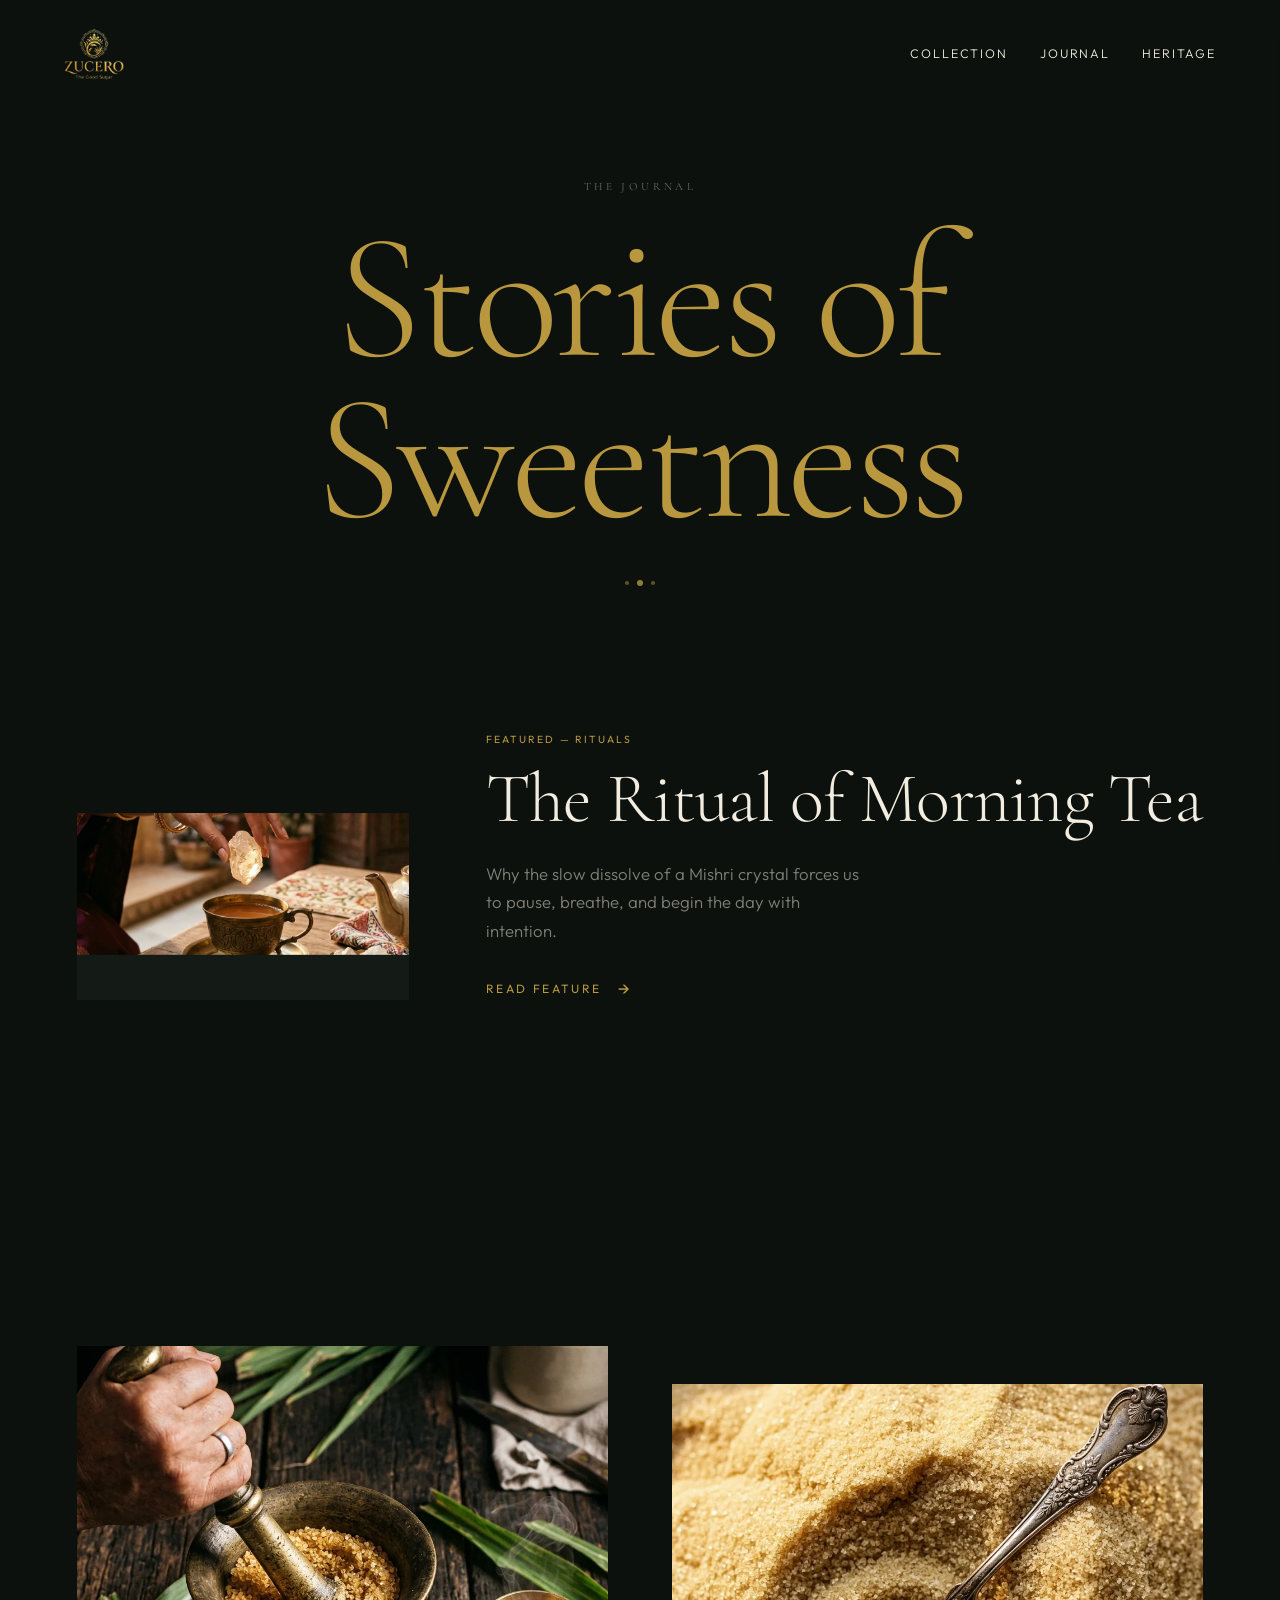
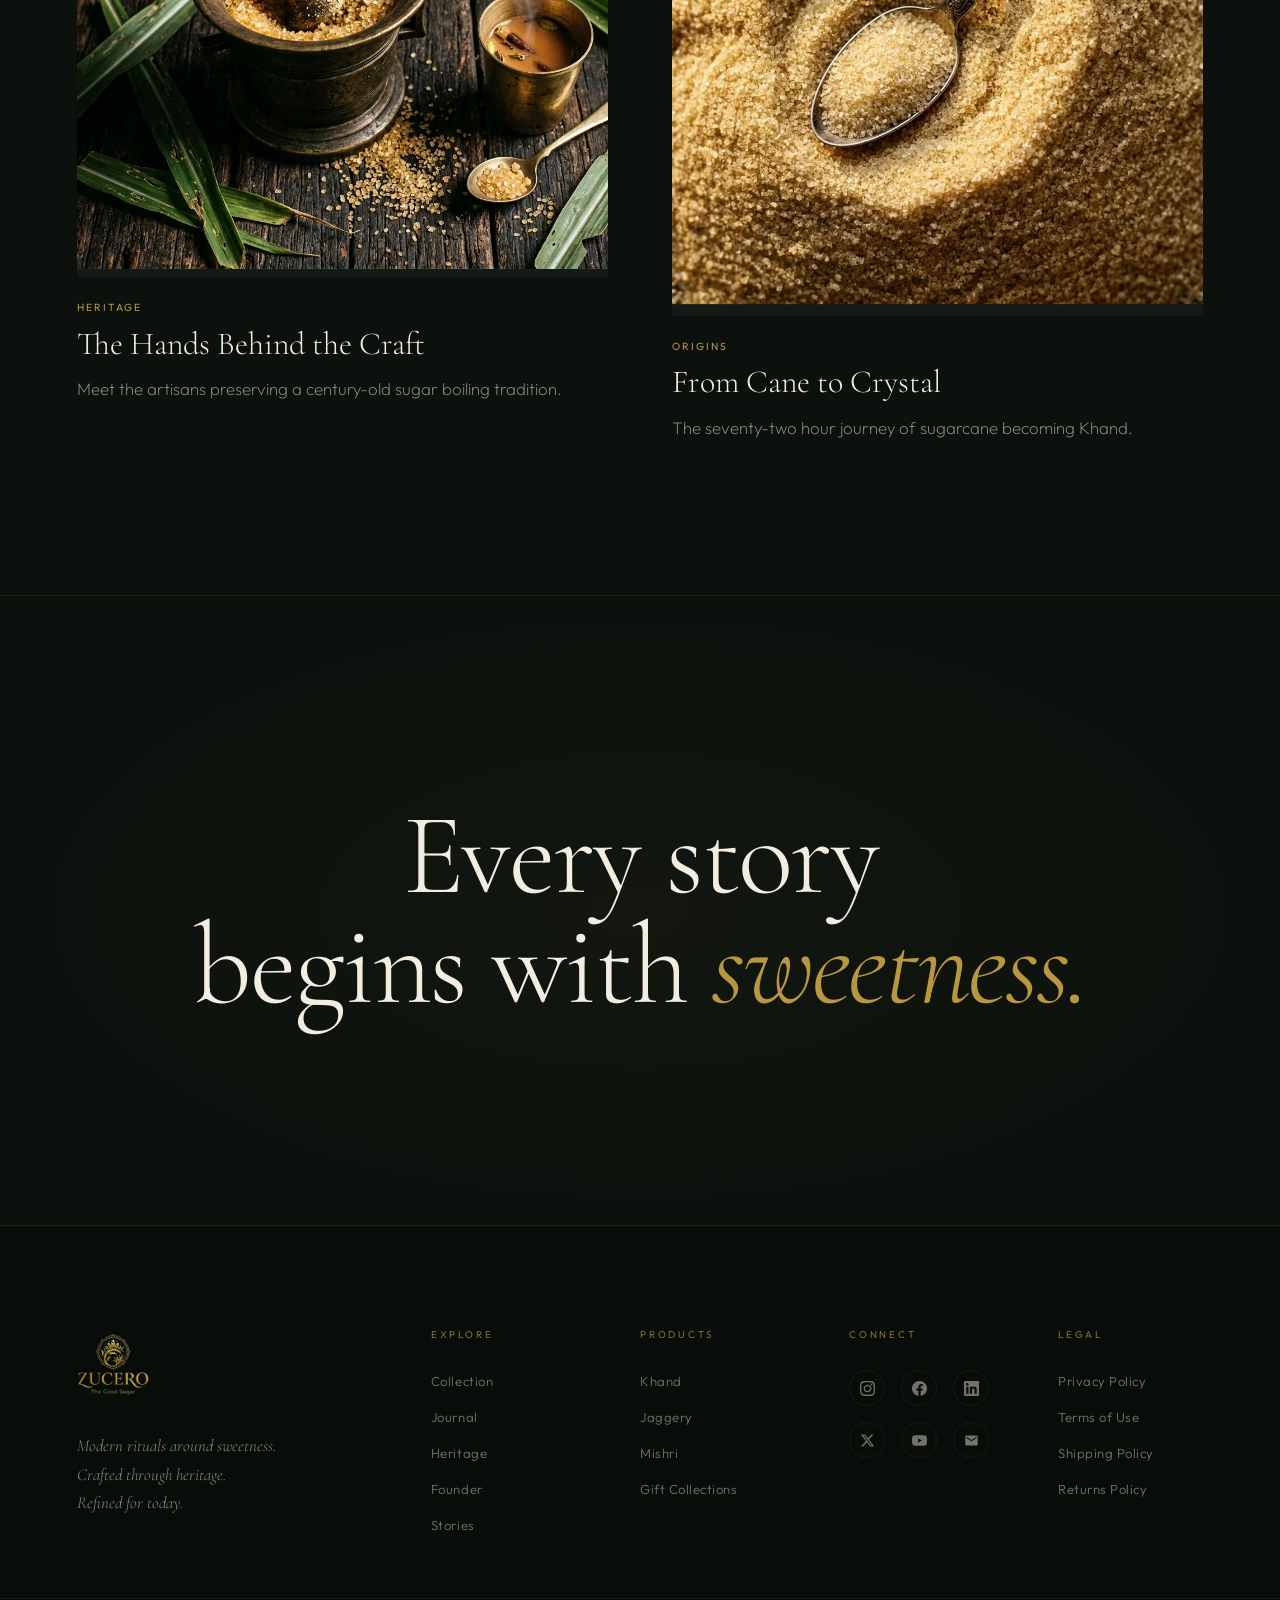
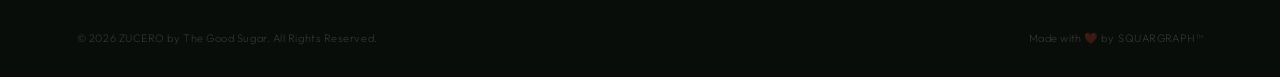
<file: stories.html>
<!DOCTYPE html>
<html lang="en">
<head>
  <meta charset="UTF-8">
  <meta name="viewport" content="width=device-width, initial-scale=1.0">
  <title>ZUCERO | Journal</title>
  <meta name="description" content="Stories of sweetness — heritage, craft, ritual. The ZUCERO editorial journal.">
  <link rel="stylesheet" href="css/styles.css">
  <link rel="icon" href="assets/images/zucero-favicon.webp" type="image/webp">
  <link rel="apple-touch-icon" href="assets/images/zucero-favicon.webp">
  <meta name="robots" content="index, follow">
  <link rel="canonical" href="https://thegoodsugar.in/stories.html">
  <meta property="og:type" content="website">
  <meta property="og:site_name" content="ZUCERO — The Good Sugar">
  <meta property="og:url" content="https://thegoodsugar.in/stories.html">
  <meta property="og:title" content="ZUCERO | Journal">
  <meta property="og:description" content="Stories of sweetness — heritage, craft, ritual. The ZUCERO editorial journal.">
  <meta property="og:image" content="https://thegoodsugar.in/assets/images/journal_editorial.webp">
  <meta name="twitter:card" content="summary_large_image">
  <meta name="twitter:title" content="ZUCERO | Journal">
  <meta name="twitter:description" content="Stories of sweetness — heritage, craft, ritual. The ZUCERO editorial journal.">
  <meta name="twitter:image" content="https://thegoodsugar.in/assets/images/journal_editorial.webp">
</head>
<body class="theme-charcoal">

  <nav>
    <a href="index.html" class="brand-logo">
      <img src="assets/images/zucerothegoodsugar-logo.webp" alt="ZUCERO" class="logo-img">
    </a>
    <div class="nav-links">
      <a href="collection.html">Collection</a>
      <a href="stories.html">Journal</a>
      <a href="founder.html">Heritage</a>
    </div>
    <div class="mobile-menu-btn" id="mobile-menu-btn"><span></span><span></span><span></span></div>
  </nav>

  <div class="mobile-menu-overlay" id="mobile-menu-overlay">
    <div class="mobile-menu-close" id="mobile-menu-close">&times;</div>
    <a href="collection.html">Collection</a>
    <a href="stories.html">Journal</a>
    <a href="founder.html">Heritage</a>
  </div>

  <div class="cart-overlay" id="cart-overlay"></div>
  <div class="cart-drawer" id="cart-drawer">
    <div class="cart-header">
      <span class="serif" style="font-size: 1.4rem;">Your Cart</span>
      <span class="cart-close" id="cart-close">&times;</span>
    </div>
    <div class="cart-items" style="display:flex; align-items:center; justify-content:center; flex:1;">
      <div style="text-align:center;">
        <p class="body-regular" style="opacity:0.5; margin-bottom:2rem;">Your cart is empty.</p>
        <a href="collection.html" class="btn-primary">Explore the Collection</a>
      </div>
    </div>
  </div>

  <!-- Journal Hero -->
  <section style="padding-top: 20vh;" data-theme="charcoal">
    <div class="container reveal" style="text-align:center; margin-bottom: clamp(4rem, 8vw, 6rem);">
      <span class="chapter-mark">The Journal</span>
      <h1 class="display text-gold">Stories of<br>Sweetness</h1>
      <div class="crystal-dots" style="justify-content:center;"><span></span></div>
    </div>

    <!-- Featured Story -->
    <a href="story-detail.html" style="display:block;">
      <div class="container">
        <div class="grid-offset-reverse reveal">
          <div class="img-wrap img-wide">
            <img src="assets/images/slow_sweetness.webp" alt="The Ritual of Morning Tea" class="parallax-img">
          </div>
          <div style="padding-top: clamp(1rem, 4vw, 4rem);">
            <span class="journal-tag" style="font-family: var(--sans); font-size: 0.65rem; text-transform: uppercase; letter-spacing: 0.2em; color: var(--gold); display:block; margin-bottom: 1rem;">Featured — Rituals</span>
            <h2 class="title-large" style="margin-bottom: 1.5rem;">The Ritual of Morning Tea</h2>
            <p class="body-regular" style="opacity:0.5; max-width:380px;">Why the slow dissolve of a Mishri crystal forces us to pause, breathe, and begin the day with intention.</p>
            <span class="btn-discover" style="margin-top: 2rem;">Read Feature</span>
          </div>
        </div>
      </div>
    </a>
  </section>

  <!-- More Stories -->
  <section data-theme="charcoal">
    <div class="container">
      <div class="grid-2 stagger-children">
        <a href="story-detail.html" class="journal-card">
          <div class="img-wrap img-square">
            <img src="assets/images/journal_editorial.webp" alt="The Heritage of Khand" class="parallax-img">
          </div>
          <span class="journal-tag">Heritage</span>
          <h3 class="serif">The Hands Behind the Craft</h3>
          <p class="body-regular">Meet the artisans preserving a century-old sugar boiling tradition.</p>
        </a>
        <a href="story-detail.html" class="journal-card" style="margin-top: clamp(2rem, 6vw, 6rem);">
          <div class="img-wrap img-square">
            <img src="assets/images/heritage_khand.webp" alt="Heritage Khand" class="parallax-img">
          </div>
          <span class="journal-tag">Origins</span>
          <h3 class="serif">From Cane to Crystal</h3>
          <p class="body-regular">The seventy-two hour journey of sugarcane becoming Khand.</p>
        </a>
      </div>
    </div>
  </section>

  <!-- ═══ Pre-Footer ═══ -->
  <div class="pre-footer reveal">
    <p class="pre-footer-text">Every story<br>begins with <em>sweetness.</em></p>
  </div>

  <footer>
    <div class="footer-main">
      <div class="footer-brand-col">
        <img src="assets/images/zucerothegoodsugar-logo.webp" alt="ZUCERO" class="footer-logo-img">
        <p class="footer-brand-statement">Modern rituals around sweetness.<br>Crafted through heritage.<br>Refined for today.</p>
      </div>
      <div>
        <p class="footer-col-title">Explore</p>
        <ul class="footer-col-links">
          <li><a href="collection.html">Collection</a></li>
          <li><a href="stories.html">Journal</a></li>
          <li><a href="founder.html">Heritage</a></li>
          <li><a href="founder.html">Founder</a></li>
          <li><a href="stories.html">Stories</a></li>
        </ul>
      </div>
      <div>
        <p class="footer-col-title">Products</p>
        <ul class="footer-col-links">
          <li><a href="product.html">Khand</a></li>
          <li><a href="product.html">Jaggery</a></li>
          <li><a href="product.html">Mishri</a></li>
          <li><a href="collection.html">Gift Collections</a></li>
        </ul>
      </div>
      <div>
        <p class="footer-col-title">Connect</p>
        <ul class="footer-social-links">
          <li>
            <a href="https://www.instagram.com/zuceroindia" target="_blank" rel="noopener" aria-label="Instagram">
              <svg viewBox="0 0 24 24" xmlns="http://www.w3.org/2000/svg"><path d="M12 2.163c3.204 0 3.584.012 4.85.07 3.252.148 4.771 1.691 4.919 4.919.058 1.265.069 1.645.069 4.849 0 3.205-.012 3.584-.069 4.849-.149 3.225-1.664 4.771-4.919 4.919-1.266.058-1.644.07-4.85.07-3.204 0-3.584-.012-4.849-.07-3.26-.149-4.771-1.699-4.919-4.92-.058-1.265-.07-1.644-.07-4.849 0-3.204.013-3.583.07-4.849.149-3.227 1.664-4.771 4.919-4.919 1.266-.057 1.645-.069 4.849-.069zm0-2.163c-3.259 0-3.667.014-4.947.072-4.358.2-6.78 2.618-6.98 6.98-.059 1.281-.073 1.689-.073 4.948 0 3.259.014 3.668.072 4.948.2 4.358 2.618 6.78 6.98 6.98 1.281.058 1.689.072 4.948.072 3.259 0 3.668-.014 4.948-.072 4.354-.2 6.782-2.618 6.979-6.98.059-1.28.073-1.689.073-4.948 0-3.259-.014-3.667-.072-4.947-.196-4.354-2.617-6.78-6.979-6.98-1.281-.059-1.69-.073-4.949-.073zm0 5.838c-3.403 0-6.162 2.759-6.162 6.162s2.759 6.163 6.162 6.163 6.162-2.759 6.162-6.163c0-3.403-2.759-6.162-6.162-6.162zm0 10.162c-2.209 0-4-1.79-4-4 0-2.209 1.791-4 4-4s4 1.791 4 4c0 2.21-1.791 4-4 4zm6.406-11.845c-.796 0-1.441.645-1.441 1.44s.645 1.44 1.441 1.44c.795 0 1.439-.645 1.439-1.44s-.644-1.44-1.439-1.44z"/></svg>
            </a>
          </li>
          <li>
            <a href="https://www.facebook.com/zuceroindia" target="_blank" rel="noopener" aria-label="Facebook">
              <svg viewBox="0 0 24 24" xmlns="http://www.w3.org/2000/svg"><path d="M24 12.073c0-6.627-5.373-12-12-12s-12 5.373-12 12c0 5.99 4.388 10.954 10.125 11.854v-8.385H7.078v-3.47h3.047V9.43c0-3.007 1.792-4.669 4.533-4.669 1.312 0 2.686.235 2.686.235v2.953H15.83c-1.491 0-1.956.925-1.956 1.874v2.25h3.328l-.532 3.47h-2.796v8.385C19.612 23.027 24 18.062 24 12.073z"/></svg>
            </a>
          </li>
          <li>
            <a href="https://www.linkedin.com/company/zuceroindia" target="_blank" rel="noopener" aria-label="LinkedIn">
              <svg viewBox="0 0 24 24" xmlns="http://www.w3.org/2000/svg"><path d="M20.447 20.452h-3.554v-5.569c0-1.328-.027-3.037-1.852-3.037-1.853 0-2.136 1.445-2.136 2.939v5.667H9.351V9h3.414v1.561h.046c.477-.9 1.637-1.85 3.37-1.85 3.601 0 4.267 2.37 4.267 5.455v6.286zM5.337 7.433c-1.144 0-2.063-.926-2.063-2.065 0-1.138.92-2.063 2.063-2.063 1.14 0 2.064.925 2.064 2.063 0 1.139-.925 2.065-2.064 2.065zm1.782 13.019H3.555V9h3.564v11.452zM22.225 0H1.771C.792 0 0 .774 0 1.729v20.542C0 23.227.792 24 1.771 24h20.451C23.2 24 24 23.227 24 22.271V1.729C24 .774 23.2 0 22.222 0h.003z"/></svg>
            </a>
          </li>
                    <li>
            <a href="https://x.com/zuceroindia" target="_blank" rel="noopener" aria-label="X (Twitter)">
              <svg viewBox="0 0 24 24" xmlns="http://www.w3.org/2000/svg"><path d="M18.244 2.25h3.308l-7.227 8.26 8.502 11.24H16.17l-5.214-6.817L4.99 21.75H1.68l7.73-8.835L1.254 2.25H8.08l4.713 6.231zm-1.161 17.52h1.833L7.084 4.126H5.117z"/></svg>
            </a>
          </li>
<li>
            <a href="https://www.youtube.com/@ZuceroIndia" target="_blank" rel="noopener" aria-label="YouTube">
              <svg viewBox="0 0 24 24" xmlns="http://www.w3.org/2000/svg"><path d="M23.495 6.205a3.007 3.007 0 0 0-2.088-2.088c-1.87-.501-9.396-.501-9.396-.501s-7.507-.01-9.396.501A3.007 3.007 0 0 0 .527 6.205a31.247 31.247 0 0 0-.522 5.805 31.247 31.247 0 0 0 .522 5.783 3.007 3.007 0 0 0 2.088 2.088c1.868.502 9.396.502 9.396.502s7.506 0 9.396-.502a3.007 3.007 0 0 0 2.088-2.088 31.247 31.247 0 0 0 .5-5.783 31.247 31.247 0 0 0-.5-5.805zM9.609 15.601V8.408l6.264 3.602z"/></svg>
            </a>
          </li>
          <li>
            <a href="mailto:tamannaatf07@gmail.com" aria-label="Email">
              <svg viewBox="0 0 24 24" xmlns="http://www.w3.org/2000/svg"><path d="M20 4H4c-1.1 0-2 .9-2 2v12c0 1.1.9 2 2 2h16c1.1 0 2-.9 2-2V6c0-1.1-.9-2-2-2zm0 4l-8 5-8-5V6l8 5 8-5v2z"/></svg>
            </a>
          </li>
        </ul>
      </div>
      <div>
        <p class="footer-col-title">Legal</p>
        <ul class="footer-col-links">
          <li><a href="#">Privacy Policy</a></li>
          <li><a href="#">Terms of Use</a></li>
          <li><a href="#">Shipping Policy</a></li>
          <li><a href="#">Returns Policy</a></li>
        </ul>
      </div>
    </div>
    <div class="footer-bottom">
      <span class="footer-legal">&copy; 2026 ZUCERO by The Good Sugar. All Rights Reserved.</span>
      <span class="footer-credit">Made with ❤️ by <a href="https://squargraph.com" target="_blank" rel="noopener">SQUARGRAPH™</a></span>
    </div>
  </footer>

  <script src="js/animations.js"></script>
</body>
</html>
</file>
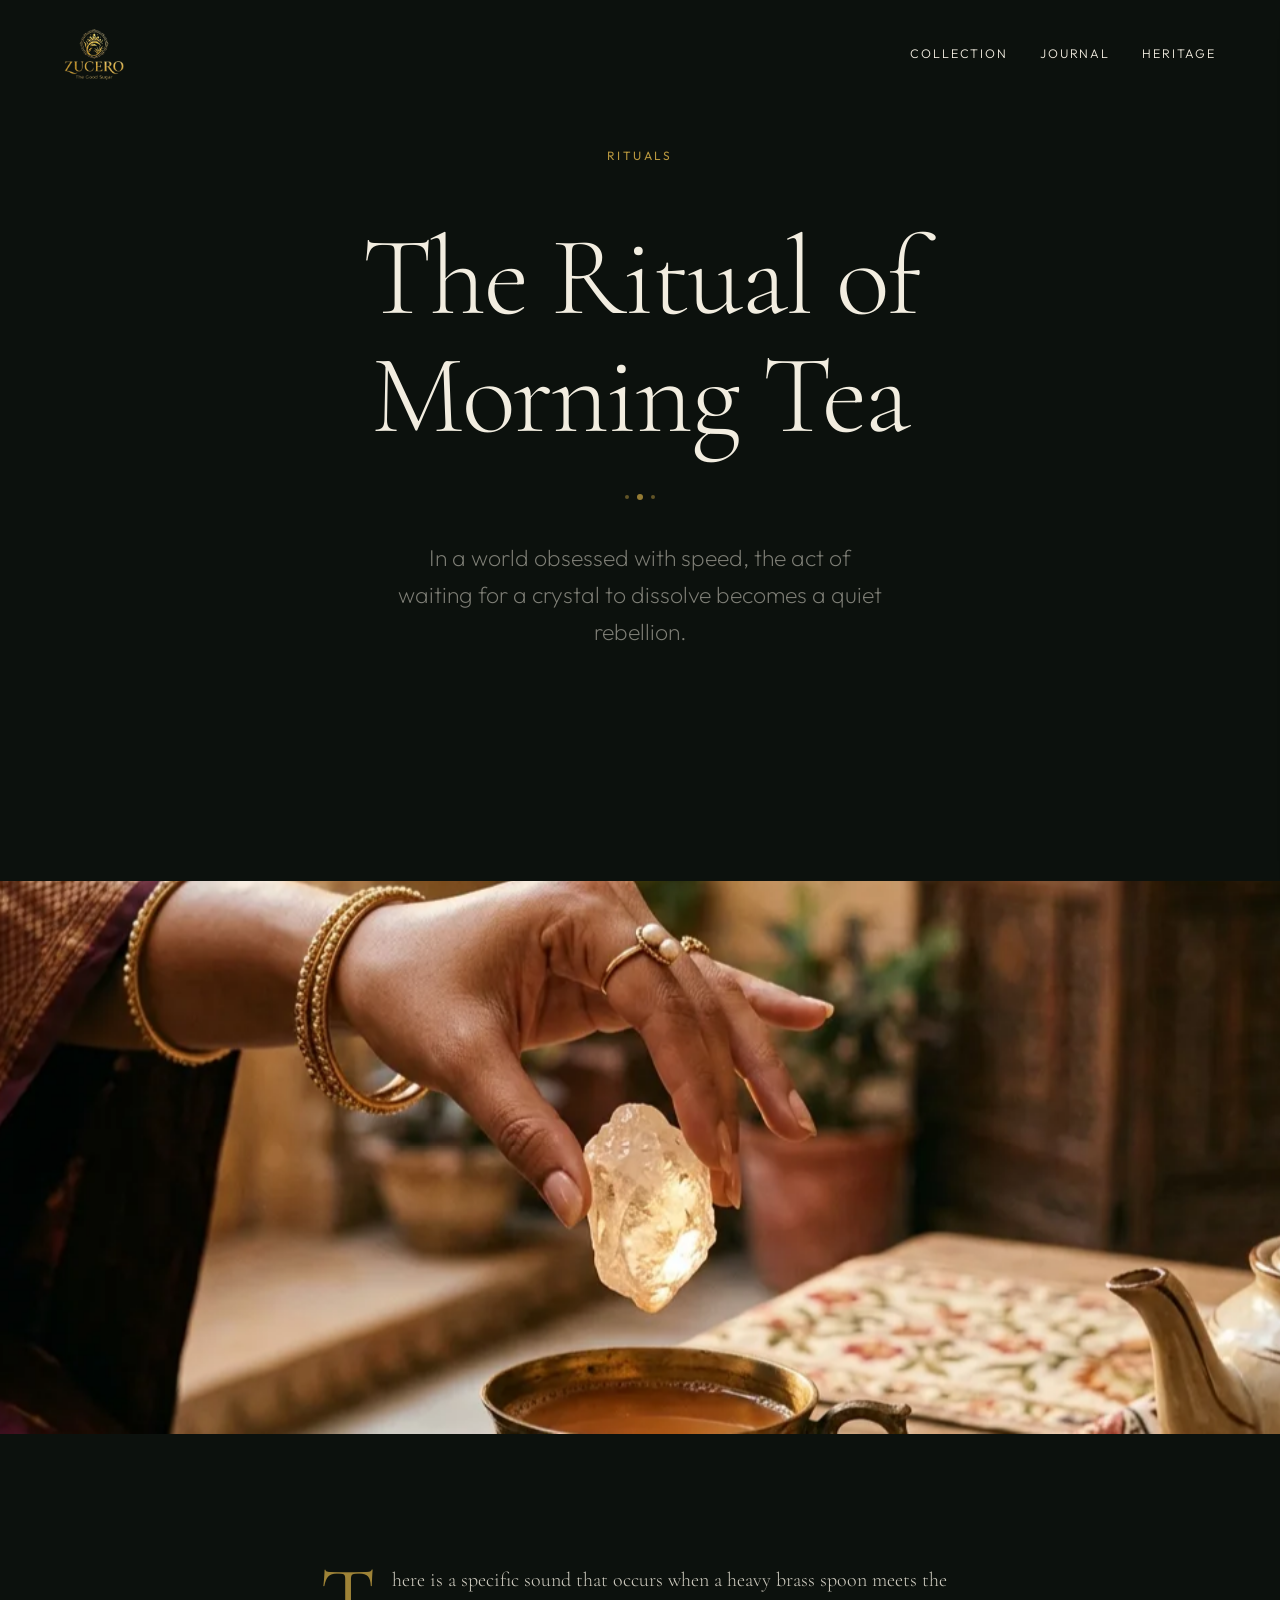
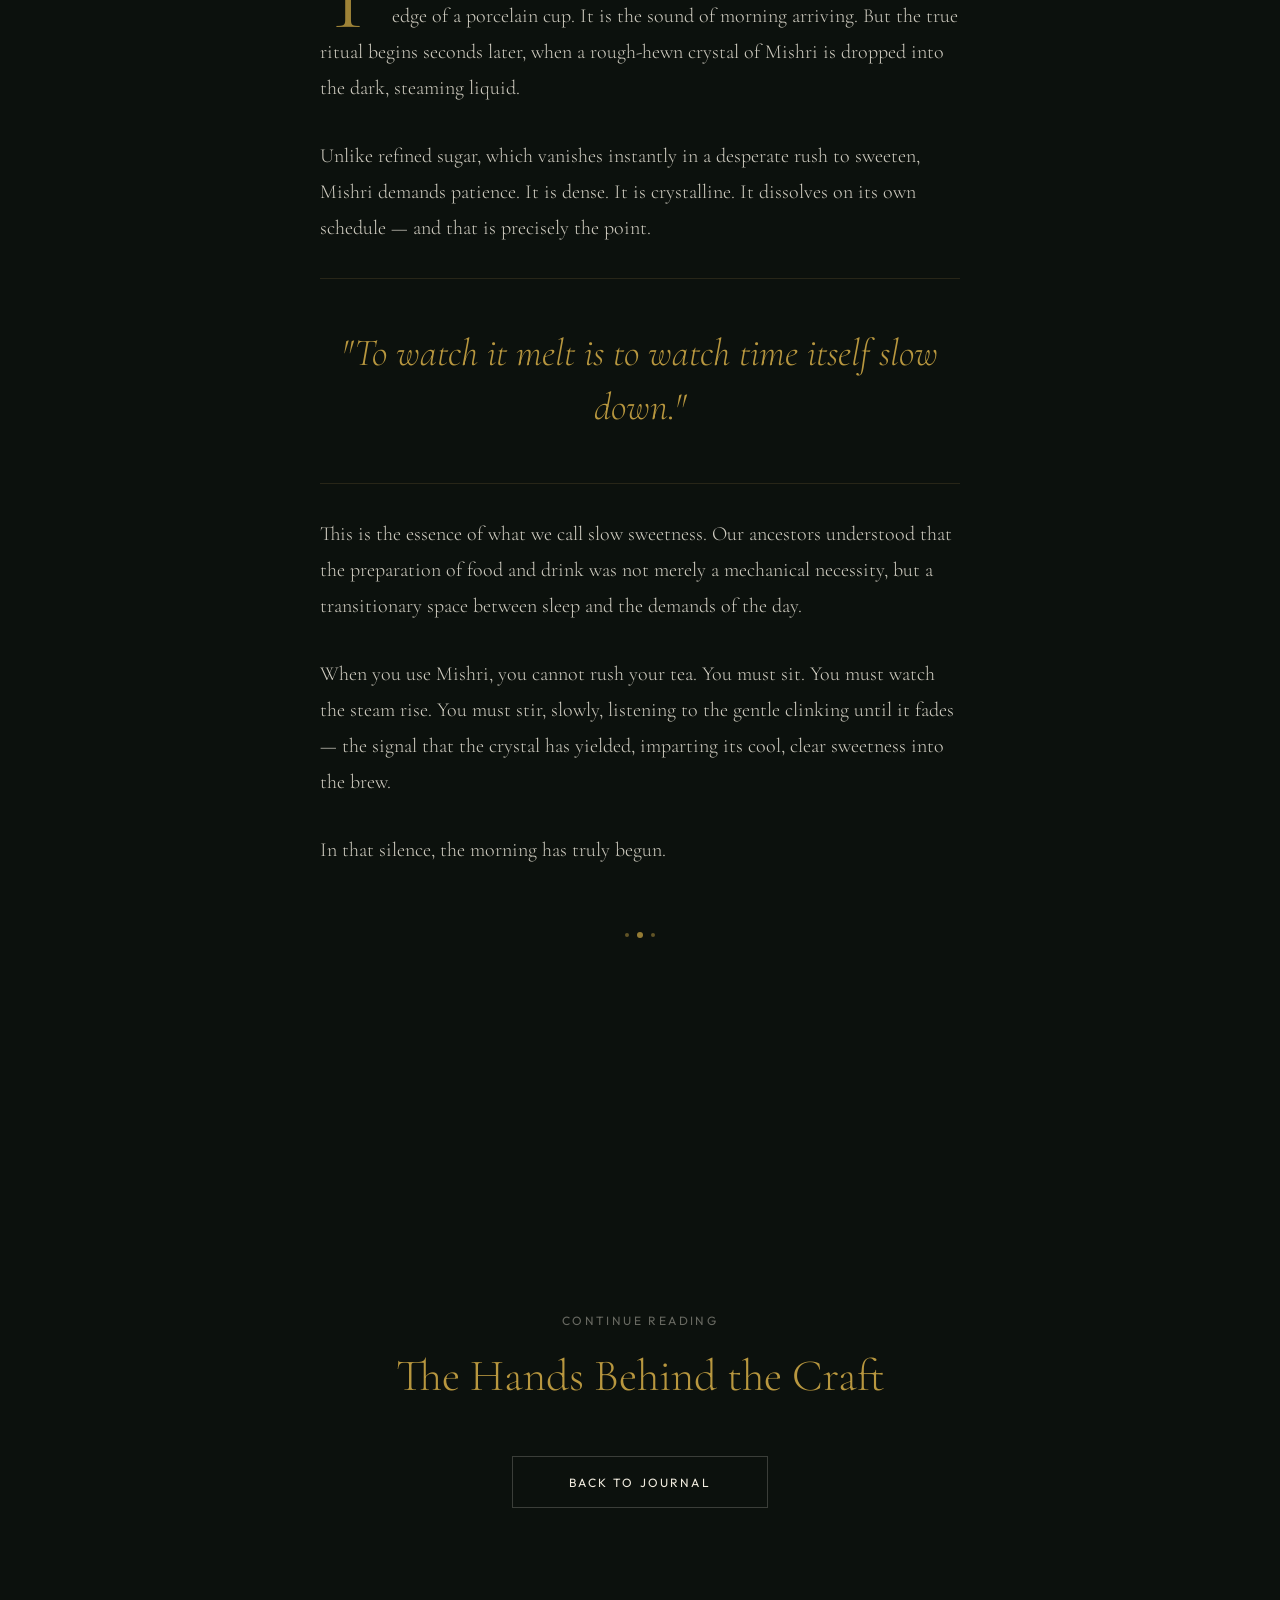
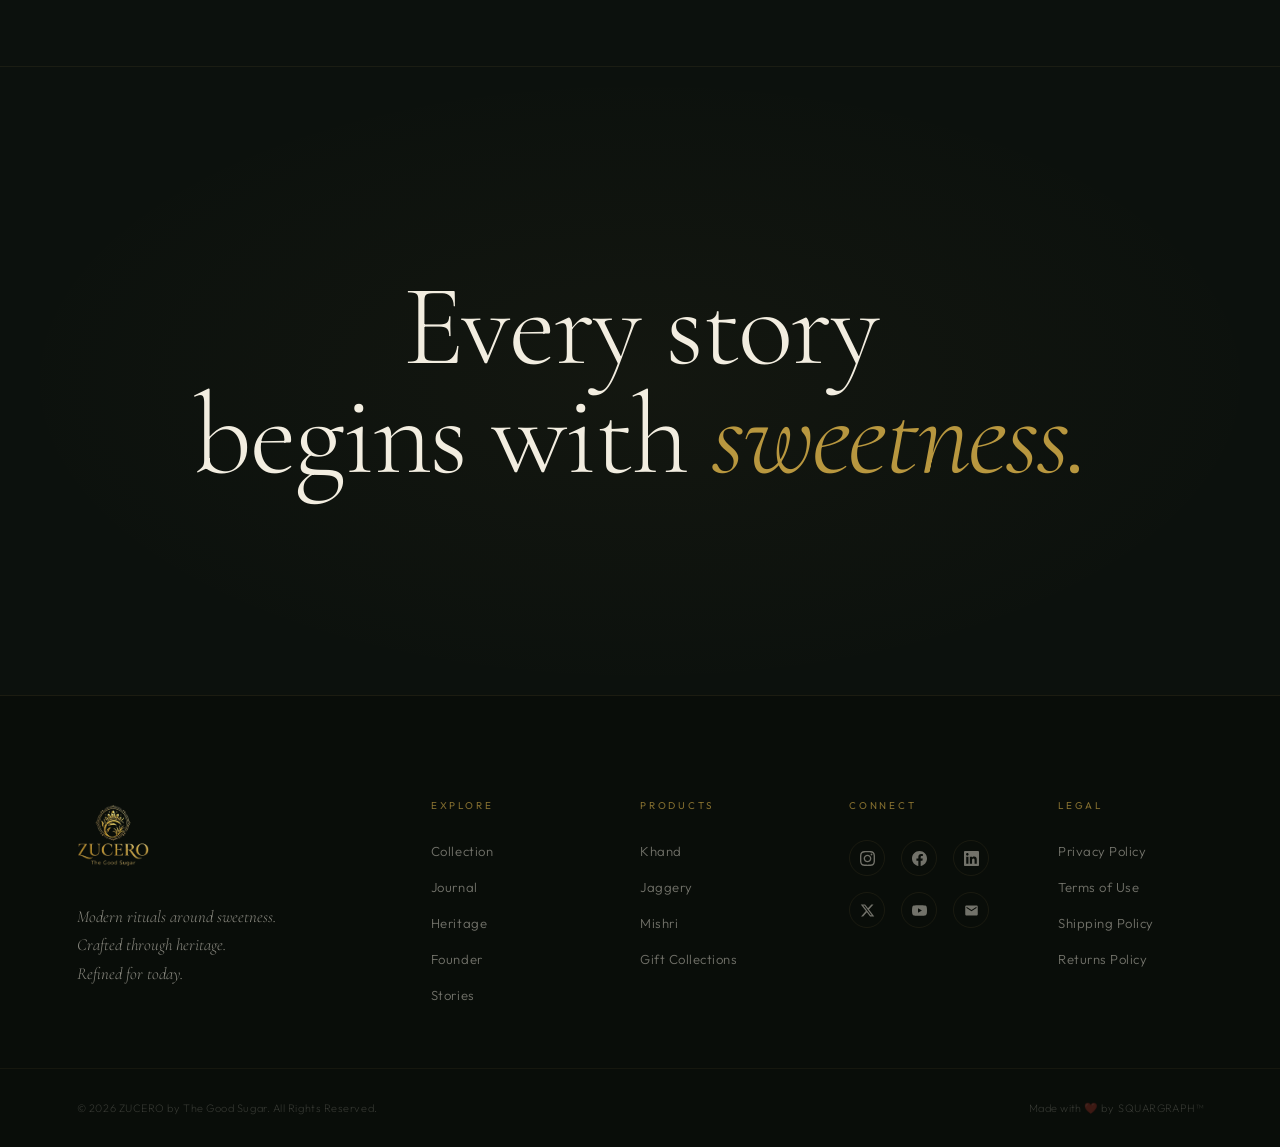
<file: story-detail.html>
<!DOCTYPE html>
<html lang="en">
<head>
  <meta charset="UTF-8">
  <meta name="viewport" content="width=device-width, initial-scale=1.0">
  <title>ZUCERO | The Ritual of Morning Tea</title>
  <meta name="description" content="Why the slow dissolve of a Mishri crystal forces us to pause, breathe, and begin the day with intention.">
  <link rel="stylesheet" href="css/styles.css">
  <style>
    .article-body {
      max-width: 640px;
      margin: 0 auto;
    }
    .article-body p {
      font-family: var(--serif);
      font-size: 1.25rem;
      line-height: 1.8;
      font-weight: 300;
      margin-bottom: 2rem;
      opacity: 0.85;
    }
    .drop-cap::first-letter {
      font-family: var(--serif);
      font-size: 5.5rem;
      float: left;
      line-height: 0.8;
      padding-right: 1rem;
      padding-top: 0.1rem;
      color: var(--gold);
      font-weight: 400;
    }
    .pull-quote {
      font-family: var(--serif);
      font-size: clamp(1.8rem, 3vw, 2.5rem);
      font-style: italic;
      font-weight: 300;
      line-height: 1.4;
      text-align: center;
      color: var(--gold);
      padding: 3rem 0;
      margin: 2rem 0;
      border-top: 1px solid rgba(197, 160, 89, 0.15);
      border-bottom: 1px solid rgba(197, 160, 89, 0.15);
    }
  </style>
  <link rel="icon" href="assets/images/zucero-favicon.webp" type="image/webp">
  <link rel="apple-touch-icon" href="assets/images/zucero-favicon.webp">
  <meta name="robots" content="index, follow">
  <link rel="canonical" href="https://thegoodsugar.in/story-detail.html">
  <meta property="og:type" content="article">
  <meta property="og:site_name" content="ZUCERO — The Good Sugar">
  <meta property="og:url" content="https://thegoodsugar.in/story-detail.html">
  <meta property="og:title" content="ZUCERO | The Ritual of Morning Tea">
  <meta property="og:description" content="Why the slow dissolve of a Mishri crystal forces us to pause, breathe, and begin the day with intention.">
  <meta property="og:image" content="https://thegoodsugar.in/assets/images/slow_sweetness.webp">
  <meta name="twitter:card" content="summary_large_image">
  <meta name="twitter:title" content="ZUCERO | The Ritual of Morning Tea">
  <meta name="twitter:description" content="Why the slow dissolve of a Mishri crystal forces us to pause, breathe, and begin the day with intention.">
  <meta name="twitter:image" content="https://thegoodsugar.in/assets/images/slow_sweetness.webp">
</head>
<body class="theme-charcoal">

  <nav>
    <a href="index.html" class="brand-logo">
      <img src="assets/images/zucerothegoodsugar-logo.webp" alt="ZUCERO" class="logo-img">
    </a>
    <div class="nav-links">
      <a href="collection.html">Collection</a>
      <a href="stories.html">Journal</a>
      <a href="founder.html">Heritage</a>
    </div>
    <div class="mobile-menu-btn" id="mobile-menu-btn"><span></span><span></span><span></span></div>
  </nav>

  <div class="mobile-menu-overlay" id="mobile-menu-overlay">
    <div class="mobile-menu-close" id="mobile-menu-close">&times;</div>
    <a href="collection.html">Collection</a>
    <a href="stories.html">Journal</a>
    <a href="founder.html">Heritage</a>
  </div>

  <div class="cart-overlay" id="cart-overlay"></div>
  <div class="cart-drawer" id="cart-drawer">
    <div class="cart-header">
      <span class="serif" style="font-size: 1.4rem;">Your Cart</span>
      <span class="cart-close" id="cart-close">&times;</span>
    </div>
    <div class="cart-items" style="display:flex; align-items:center; justify-content:center; flex:1;">
      <div style="text-align:center;">
        <p class="body-regular" style="opacity:0.5; margin-bottom:2rem;">Your cart is empty.</p>
        <a href="collection.html" class="btn-primary">Explore the Collection</a>
      </div>
    </div>
  </div>

  <!-- Article Header -->
  <section style="padding-top: 16vh;" data-theme="charcoal">
    <div class="container-narrow reveal" style="text-align:center; margin-bottom: clamp(3rem, 6vw, 5rem);">
      <span class="caption text-gold" style="margin-bottom: 2rem;">Rituals</span>
      <h1 class="title-huge" style="margin: 1.5rem 0;">The Ritual of<br>Morning Tea</h1>
      <div class="crystal-dots" style="justify-content:center;"><span></span></div>
      <p class="body-large" style="opacity:0.5; max-width:500px; margin: 0 auto;">In a world obsessed with speed, the act of waiting for a crystal to dissolve becomes a quiet rebellion.</p>
    </div>
  </section>

  <!-- Full bleed image -->
  <div class="img-full reveal" style="height: 65vh;">
    <img src="assets/images/slow_sweetness.webp" alt="Mishri crystal dissolving in morning tea" class="parallax-img" style="object-position: center 40%;">
  </div>

  <!-- Article Body -->
  <section data-theme="charcoal" style="padding-top: clamp(4rem, 8vw, 6rem);">
    <div class="container reveal">
      <div class="article-body">
        <p class="drop-cap">There is a specific sound that occurs when a heavy brass spoon meets the edge of a porcelain cup. It is the sound of morning arriving. But the true ritual begins seconds later, when a rough-hewn crystal of Mishri is dropped into the dark, steaming liquid.</p>

        <p>Unlike refined sugar, which vanishes instantly in a desperate rush to sweeten, Mishri demands patience. It is dense. It is crystalline. It dissolves on its own schedule — and that is precisely the point.</p>

        <div class="pull-quote">"To watch it melt is to watch time itself slow down."</div>

        <p>This is the essence of what we call slow sweetness. Our ancestors understood that the preparation of food and drink was not merely a mechanical necessity, but a transitionary space between sleep and the demands of the day.</p>

        <p>When you use Mishri, you cannot rush your tea. You must sit. You must watch the steam rise. You must stir, slowly, listening to the gentle clinking until it fades — the signal that the crystal has yielded, imparting its cool, clear sweetness into the brew.</p>

        <p>In that silence, the morning has truly begun.</p>

        <div class="crystal-dots" style="justify-content:center; margin: 4rem 0;"><span></span></div>
      </div>
    </div>
  </section>

  <!-- Next Story -->
  <section data-theme="charcoal" style="text-align:center;">
    <div class="container-narrow reveal">
      <span class="caption" style="opacity:0.4;">Continue Reading</span>
      <h2 class="title-medium text-gold" style="margin: 1.5rem 0;">The Hands Behind the Craft</h2>
      <a href="stories.html" class="btn-primary" style="border-color: rgba(245,240,232,0.2); color: var(--ivory);">Back to Journal</a>
    </div>
  </section>

  <!-- ═══ Pre-Footer ═══ -->
  <div class="pre-footer reveal">
    <p class="pre-footer-text">Every story<br>begins with <em>sweetness.</em></p>
  </div>

  <footer>
    <div class="footer-main">
      <div class="footer-brand-col">
        <img src="assets/images/zucerothegoodsugar-logo.webp" alt="ZUCERO" class="footer-logo-img">
        <p class="footer-brand-statement">Modern rituals around sweetness.<br>Crafted through heritage.<br>Refined for today.</p>
      </div>
      <div>
        <p class="footer-col-title">Explore</p>
        <ul class="footer-col-links">
          <li><a href="collection.html">Collection</a></li>
          <li><a href="stories.html">Journal</a></li>
          <li><a href="founder.html">Heritage</a></li>
          <li><a href="founder.html">Founder</a></li>
          <li><a href="stories.html">Stories</a></li>
        </ul>
      </div>
      <div>
        <p class="footer-col-title">Products</p>
        <ul class="footer-col-links">
          <li><a href="product.html">Khand</a></li>
          <li><a href="product.html">Jaggery</a></li>
          <li><a href="product.html">Mishri</a></li>
          <li><a href="collection.html">Gift Collections</a></li>
        </ul>
      </div>
      <div>
        <p class="footer-col-title">Connect</p>
        <ul class="footer-social-links">
          <li>
            <a href="https://www.instagram.com/zuceroindia" target="_blank" rel="noopener" aria-label="Instagram">
              <svg viewBox="0 0 24 24" xmlns="http://www.w3.org/2000/svg"><path d="M12 2.163c3.204 0 3.584.012 4.85.07 3.252.148 4.771 1.691 4.919 4.919.058 1.265.069 1.645.069 4.849 0 3.205-.012 3.584-.069 4.849-.149 3.225-1.664 4.771-4.919 4.919-1.266.058-1.644.07-4.85.07-3.204 0-3.584-.012-4.849-.07-3.26-.149-4.771-1.699-4.919-4.92-.058-1.265-.07-1.644-.07-4.849 0-3.204.013-3.583.07-4.849.149-3.227 1.664-4.771 4.919-4.919 1.266-.057 1.645-.069 4.849-.069zm0-2.163c-3.259 0-3.667.014-4.947.072-4.358.2-6.78 2.618-6.98 6.98-.059 1.281-.073 1.689-.073 4.948 0 3.259.014 3.668.072 4.948.2 4.358 2.618 6.78 6.98 6.98 1.281.058 1.689.072 4.948.072 3.259 0 3.668-.014 4.948-.072 4.354-.2 6.782-2.618 6.979-6.98.059-1.28.073-1.689.073-4.948 0-3.259-.014-3.667-.072-4.947-.196-4.354-2.617-6.78-6.979-6.98-1.281-.059-1.69-.073-4.949-.073zm0 5.838c-3.403 0-6.162 2.759-6.162 6.162s2.759 6.163 6.162 6.163 6.162-2.759 6.162-6.163c0-3.403-2.759-6.162-6.162-6.162zm0 10.162c-2.209 0-4-1.79-4-4 0-2.209 1.791-4 4-4s4 1.791 4 4c0 2.21-1.791 4-4 4zm6.406-11.845c-.796 0-1.441.645-1.441 1.44s.645 1.44 1.441 1.44c.795 0 1.439-.645 1.439-1.44s-.644-1.44-1.439-1.44z"/></svg>
            </a>
          </li>
          <li>
            <a href="https://www.facebook.com/zuceroindia" target="_blank" rel="noopener" aria-label="Facebook">
              <svg viewBox="0 0 24 24" xmlns="http://www.w3.org/2000/svg"><path d="M24 12.073c0-6.627-5.373-12-12-12s-12 5.373-12 12c0 5.99 4.388 10.954 10.125 11.854v-8.385H7.078v-3.47h3.047V9.43c0-3.007 1.792-4.669 4.533-4.669 1.312 0 2.686.235 2.686.235v2.953H15.83c-1.491 0-1.956.925-1.956 1.874v2.25h3.328l-.532 3.47h-2.796v8.385C19.612 23.027 24 18.062 24 12.073z"/></svg>
            </a>
          </li>
          <li>
            <a href="https://www.linkedin.com/company/zuceroindia" target="_blank" rel="noopener" aria-label="LinkedIn">
              <svg viewBox="0 0 24 24" xmlns="http://www.w3.org/2000/svg"><path d="M20.447 20.452h-3.554v-5.569c0-1.328-.027-3.037-1.852-3.037-1.853 0-2.136 1.445-2.136 2.939v5.667H9.351V9h3.414v1.561h.046c.477-.9 1.637-1.85 3.37-1.85 3.601 0 4.267 2.37 4.267 5.455v6.286zM5.337 7.433c-1.144 0-2.063-.926-2.063-2.065 0-1.138.92-2.063 2.063-2.063 1.14 0 2.064.925 2.064 2.063 0 1.139-.925 2.065-2.064 2.065zm1.782 13.019H3.555V9h3.564v11.452zM22.225 0H1.771C.792 0 0 .774 0 1.729v20.542C0 23.227.792 24 1.771 24h20.451C23.2 24 24 23.227 24 22.271V1.729C24 .774 23.2 0 22.222 0h.003z"/></svg>
            </a>
          </li>
                    <li>
            <a href="https://x.com/zuceroindia" target="_blank" rel="noopener" aria-label="X (Twitter)">
              <svg viewBox="0 0 24 24" xmlns="http://www.w3.org/2000/svg"><path d="M18.244 2.25h3.308l-7.227 8.26 8.502 11.24H16.17l-5.214-6.817L4.99 21.75H1.68l7.73-8.835L1.254 2.25H8.08l4.713 6.231zm-1.161 17.52h1.833L7.084 4.126H5.117z"/></svg>
            </a>
          </li>
<li>
            <a href="https://www.youtube.com/@ZuceroIndia" target="_blank" rel="noopener" aria-label="YouTube">
              <svg viewBox="0 0 24 24" xmlns="http://www.w3.org/2000/svg"><path d="M23.495 6.205a3.007 3.007 0 0 0-2.088-2.088c-1.87-.501-9.396-.501-9.396-.501s-7.507-.01-9.396.501A3.007 3.007 0 0 0 .527 6.205a31.247 31.247 0 0 0-.522 5.805 31.247 31.247 0 0 0 .522 5.783 3.007 3.007 0 0 0 2.088 2.088c1.868.502 9.396.502 9.396.502s7.506 0 9.396-.502a3.007 3.007 0 0 0 2.088-2.088 31.247 31.247 0 0 0 .5-5.783 31.247 31.247 0 0 0-.5-5.805zM9.609 15.601V8.408l6.264 3.602z"/></svg>
            </a>
          </li>
          <li>
            <a href="mailto:tamannaatf07@gmail.com" aria-label="Email">
              <svg viewBox="0 0 24 24" xmlns="http://www.w3.org/2000/svg"><path d="M20 4H4c-1.1 0-2 .9-2 2v12c0 1.1.9 2 2 2h16c1.1 0 2-.9 2-2V6c0-1.1-.9-2-2-2zm0 4l-8 5-8-5V6l8 5 8-5v2z"/></svg>
            </a>
          </li>
        </ul>
      </div>
      <div>
        <p class="footer-col-title">Legal</p>
        <ul class="footer-col-links">
          <li><a href="#">Privacy Policy</a></li>
          <li><a href="#">Terms of Use</a></li>
          <li><a href="#">Shipping Policy</a></li>
          <li><a href="#">Returns Policy</a></li>
        </ul>
      </div>
    </div>
    <div class="footer-bottom">
      <span class="footer-legal">&copy; 2026 ZUCERO by The Good Sugar. All Rights Reserved.</span>
      <span class="footer-credit">Made with ❤️ by <a href="https://squargraph.com" target="_blank" rel="noopener">SQUARGRAPH™</a></span>
    </div>
  </footer>

  <script src="js/animations.js"></script>
</body>
</html>
</file>
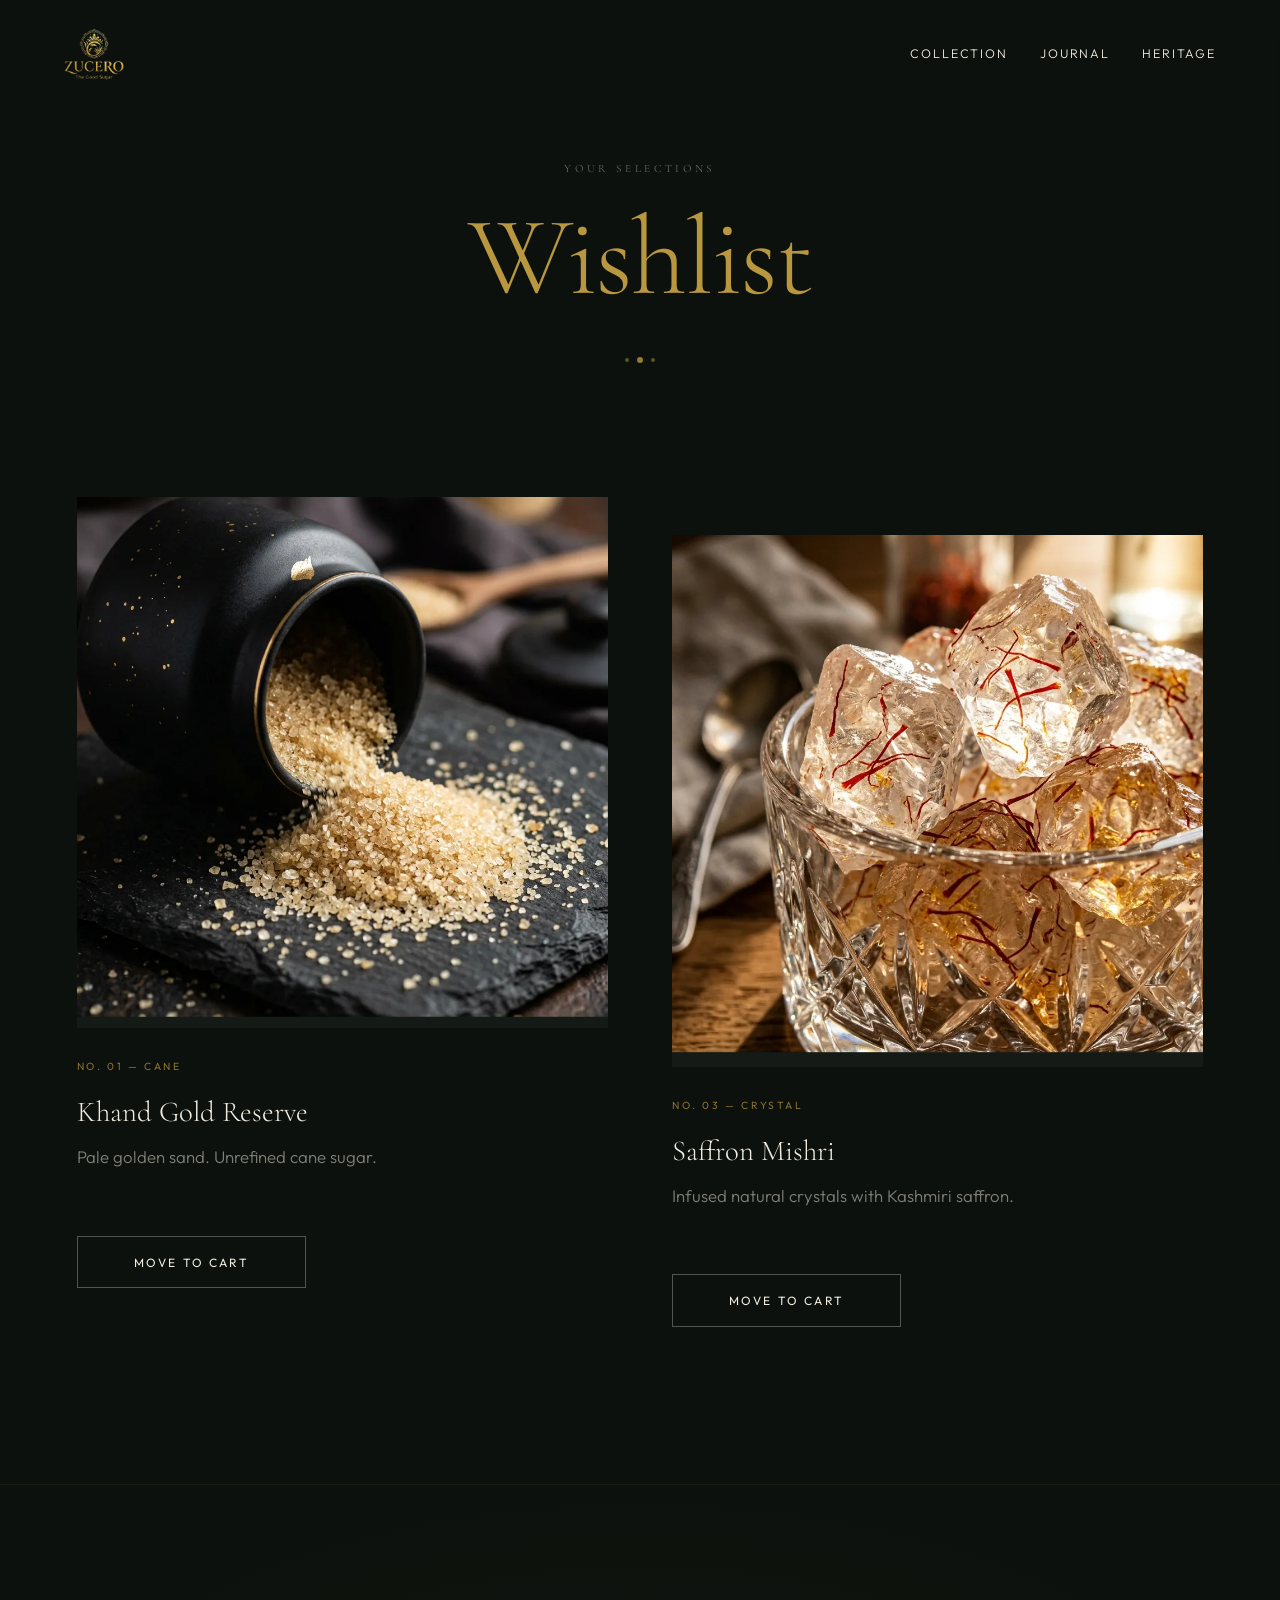
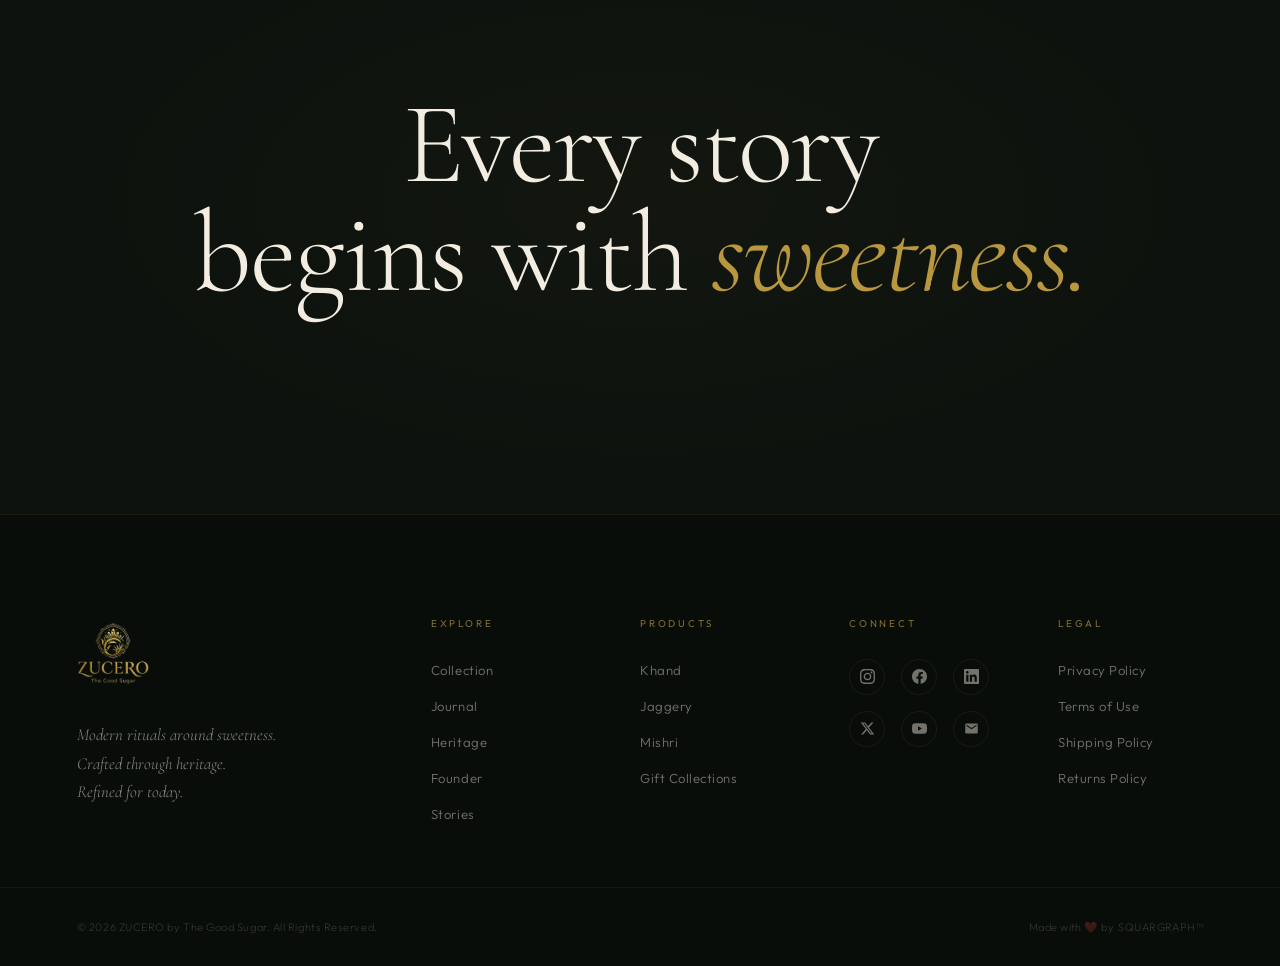
<file: wishlist.html>
<!DOCTYPE html>
<html lang="en">
<head>
  <meta charset="UTF-8">
  <meta name="viewport" content="width=device-width, initial-scale=1.0">
  <title>ZUCERO | Wishlist</title>
  <meta name="description" content="Your ZUCERO wishlist.">
  <link rel="stylesheet" href="css/styles.css">
  <link rel="icon" href="assets/images/zucero-favicon.webp" type="image/webp">
  <link rel="apple-touch-icon" href="assets/images/zucero-favicon.webp">
  <meta name="robots" content="noindex, nofollow">
  <link rel="canonical" href="https://thegoodsugar.in/wishlist.html">
  <meta property="og:type" content="website">
  <meta property="og:site_name" content="ZUCERO — The Good Sugar">
  <meta property="og:url" content="https://thegoodsugar.in/wishlist.html">
  <meta property="og:title" content="ZUCERO | Wishlist">
  <meta property="og:description" content="Your ZUCERO wishlist.">
  <meta property="og:image" content="https://thegoodsugar.in/assets/images/hero_cinematic.webp">
  <meta name="twitter:card" content="summary_large_image">
  <meta name="twitter:title" content="ZUCERO | Wishlist">
  <meta name="twitter:description" content="Your ZUCERO wishlist.">
  <meta name="twitter:image" content="https://thegoodsugar.in/assets/images/hero_cinematic.webp">
</head>
<body class="theme-charcoal">

  <nav>
    <a href="index.html" class="brand-logo">
      <img src="assets/images/zucerothegoodsugar-logo.webp" alt="ZUCERO" class="logo-img">
    </a>
    <div class="nav-links">
      <a href="collection.html">Collection</a>
      <a href="stories.html">Journal</a>
      <a href="founder.html">Heritage</a>
    </div>
    <div class="mobile-menu-btn" id="mobile-menu-btn"><span></span><span></span><span></span></div>
  </nav>

  <div class="mobile-menu-overlay" id="mobile-menu-overlay">
    <div class="mobile-menu-close" id="mobile-menu-close">&times;</div>
    <a href="collection.html">Collection</a>
    <a href="stories.html">Journal</a>
    <a href="founder.html">Heritage</a>
  </div>

  <div class="cart-overlay" id="cart-overlay"></div>
  <div class="cart-drawer" id="cart-drawer">
    <div class="cart-header">
      <span class="serif" style="font-size: 1.4rem;">Your Cart</span>
      <span class="cart-close" id="cart-close">&times;</span>
    </div>
    <div class="cart-items" style="display:flex; align-items:center; justify-content:center; flex:1;">
      <div style="text-align:center;">
        <p class="body-regular" style="opacity:0.5; margin-bottom:2rem;">Your cart is empty.</p>
        <a href="collection.html" class="btn-primary">Explore the Collection</a>
      </div>
    </div>
  </div>

  <section style="padding-top: 18vh; min-height: 80vh;" data-theme="charcoal">
    <div class="container reveal">
      <div style="text-align:center; margin-bottom: clamp(4rem, 8vw, 6rem);">
        <span class="chapter-mark">Your Selections</span>
        <h1 class="title-huge text-gold">Wishlist</h1>
        <div class="crystal-dots" style="justify-content:center;"><span></span></div>
      </div>

      <div class="grid-2 stagger-children">
        <div>
          <div class="img-wrap img-square" style="margin-bottom: 2rem;">
            <img src="assets/images/khand_gold_reserve.webp" alt="Khand Gold Reserve" class="parallax-img">
          </div>
          <span class="product-label">No. 01 — Cane</span>
          <h3 class="serif" style="font-size: 1.8rem; margin-bottom: 1rem;">Khand Gold Reserve</h3>
          <p class="body-regular" style="opacity:0.5; margin-bottom: 2rem;">Pale golden sand. Unrefined cane sugar.</p>
          <a href="#" class="btn-primary cart-trigger" style="border-color: rgba(245,240,232,0.3); color: var(--ivory);">Move to Cart</a>
        </div>

        <div style="margin-top: clamp(2rem, 6vw, 6rem);">
          <div class="img-wrap img-square" style="margin-bottom: 2rem;">
            <img src="assets/images/saffron_mishri.webp" alt="Saffron Mishri" class="parallax-img">
          </div>
          <span class="product-label">No. 03 — Crystal</span>
          <h3 class="serif" style="font-size: 1.8rem; margin-bottom: 1rem;">Saffron Mishri</h3>
          <p class="body-regular" style="opacity:0.5; margin-bottom: 2rem;">Infused natural crystals with Kashmiri saffron.</p>
          <a href="#" class="btn-primary cart-trigger" style="border-color: rgba(245,240,232,0.3); color: var(--ivory);">Move to Cart</a>
        </div>
      </div>
    </div>
  </section>

  <!-- ═══ Pre-Footer ═══ -->
  <div class="pre-footer reveal">
    <p class="pre-footer-text">Every story<br>begins with <em>sweetness.</em></p>
  </div>

  <footer>
    <div class="footer-main">
      <div class="footer-brand-col">
        <img src="assets/images/zucerothegoodsugar-logo.webp" alt="ZUCERO" class="footer-logo-img">
        <p class="footer-brand-statement">Modern rituals around sweetness.<br>Crafted through heritage.<br>Refined for today.</p>
      </div>
      <div>
        <p class="footer-col-title">Explore</p>
        <ul class="footer-col-links">
          <li><a href="collection.html">Collection</a></li>
          <li><a href="stories.html">Journal</a></li>
          <li><a href="founder.html">Heritage</a></li>
          <li><a href="founder.html">Founder</a></li>
          <li><a href="stories.html">Stories</a></li>
        </ul>
      </div>
      <div>
        <p class="footer-col-title">Products</p>
        <ul class="footer-col-links">
          <li><a href="product.html">Khand</a></li>
          <li><a href="product.html">Jaggery</a></li>
          <li><a href="product.html">Mishri</a></li>
          <li><a href="collection.html">Gift Collections</a></li>
        </ul>
      </div>
      <div>
        <p class="footer-col-title">Connect</p>
        <ul class="footer-social-links">
          <li>
            <a href="https://www.instagram.com/zuceroindia" target="_blank" rel="noopener" aria-label="Instagram">
              <svg viewBox="0 0 24 24" xmlns="http://www.w3.org/2000/svg"><path d="M12 2.163c3.204 0 3.584.012 4.85.07 3.252.148 4.771 1.691 4.919 4.919.058 1.265.069 1.645.069 4.849 0 3.205-.012 3.584-.069 4.849-.149 3.225-1.664 4.771-4.919 4.919-1.266.058-1.644.07-4.85.07-3.204 0-3.584-.012-4.849-.07-3.26-.149-4.771-1.699-4.919-4.92-.058-1.265-.07-1.644-.07-4.849 0-3.204.013-3.583.07-4.849.149-3.227 1.664-4.771 4.919-4.919 1.266-.057 1.645-.069 4.849-.069zm0-2.163c-3.259 0-3.667.014-4.947.072-4.358.2-6.78 2.618-6.98 6.98-.059 1.281-.073 1.689-.073 4.948 0 3.259.014 3.668.072 4.948.2 4.358 2.618 6.78 6.98 6.98 1.281.058 1.689.072 4.948.072 3.259 0 3.668-.014 4.948-.072 4.354-.2 6.782-2.618 6.979-6.98.059-1.28.073-1.689.073-4.948 0-3.259-.014-3.667-.072-4.947-.196-4.354-2.617-6.78-6.979-6.98-1.281-.059-1.69-.073-4.949-.073zm0 5.838c-3.403 0-6.162 2.759-6.162 6.162s2.759 6.163 6.162 6.163 6.162-2.759 6.162-6.163c0-3.403-2.759-6.162-6.162-6.162zm0 10.162c-2.209 0-4-1.79-4-4 0-2.209 1.791-4 4-4s4 1.791 4 4c0 2.21-1.791 4-4 4zm6.406-11.845c-.796 0-1.441.645-1.441 1.44s.645 1.44 1.441 1.44c.795 0 1.439-.645 1.439-1.44s-.644-1.44-1.439-1.44z"/></svg>
            </a>
          </li>
          <li>
            <a href="https://www.facebook.com/zuceroindia" target="_blank" rel="noopener" aria-label="Facebook">
              <svg viewBox="0 0 24 24" xmlns="http://www.w3.org/2000/svg"><path d="M24 12.073c0-6.627-5.373-12-12-12s-12 5.373-12 12c0 5.99 4.388 10.954 10.125 11.854v-8.385H7.078v-3.47h3.047V9.43c0-3.007 1.792-4.669 4.533-4.669 1.312 0 2.686.235 2.686.235v2.953H15.83c-1.491 0-1.956.925-1.956 1.874v2.25h3.328l-.532 3.47h-2.796v8.385C19.612 23.027 24 18.062 24 12.073z"/></svg>
            </a>
          </li>
          <li>
            <a href="https://www.linkedin.com/company/zuceroindia" target="_blank" rel="noopener" aria-label="LinkedIn">
              <svg viewBox="0 0 24 24" xmlns="http://www.w3.org/2000/svg"><path d="M20.447 20.452h-3.554v-5.569c0-1.328-.027-3.037-1.852-3.037-1.853 0-2.136 1.445-2.136 2.939v5.667H9.351V9h3.414v1.561h.046c.477-.9 1.637-1.85 3.37-1.85 3.601 0 4.267 2.37 4.267 5.455v6.286zM5.337 7.433c-1.144 0-2.063-.926-2.063-2.065 0-1.138.92-2.063 2.063-2.063 1.14 0 2.064.925 2.064 2.063 0 1.139-.925 2.065-2.064 2.065zm1.782 13.019H3.555V9h3.564v11.452zM22.225 0H1.771C.792 0 0 .774 0 1.729v20.542C0 23.227.792 24 1.771 24h20.451C23.2 24 24 23.227 24 22.271V1.729C24 .774 23.2 0 22.222 0h.003z"/></svg>
            </a>
          </li>
                    <li>
            <a href="https://x.com/zuceroindia" target="_blank" rel="noopener" aria-label="X (Twitter)">
              <svg viewBox="0 0 24 24" xmlns="http://www.w3.org/2000/svg"><path d="M18.244 2.25h3.308l-7.227 8.26 8.502 11.24H16.17l-5.214-6.817L4.99 21.75H1.68l7.73-8.835L1.254 2.25H8.08l4.713 6.231zm-1.161 17.52h1.833L7.084 4.126H5.117z"/></svg>
            </a>
          </li>
<li>
            <a href="https://www.youtube.com/@ZuceroIndia" target="_blank" rel="noopener" aria-label="YouTube">
              <svg viewBox="0 0 24 24" xmlns="http://www.w3.org/2000/svg"><path d="M23.495 6.205a3.007 3.007 0 0 0-2.088-2.088c-1.87-.501-9.396-.501-9.396-.501s-7.507-.01-9.396.501A3.007 3.007 0 0 0 .527 6.205a31.247 31.247 0 0 0-.522 5.805 31.247 31.247 0 0 0 .522 5.783 3.007 3.007 0 0 0 2.088 2.088c1.868.502 9.396.502 9.396.502s7.506 0 9.396-.502a3.007 3.007 0 0 0 2.088-2.088 31.247 31.247 0 0 0 .5-5.783 31.247 31.247 0 0 0-.5-5.805zM9.609 15.601V8.408l6.264 3.602z"/></svg>
            </a>
          </li>
          <li>
            <a href="mailto:tamannaatf07@gmail.com" aria-label="Email">
              <svg viewBox="0 0 24 24" xmlns="http://www.w3.org/2000/svg"><path d="M20 4H4c-1.1 0-2 .9-2 2v12c0 1.1.9 2 2 2h16c1.1 0 2-.9 2-2V6c0-1.1-.9-2-2-2zm0 4l-8 5-8-5V6l8 5 8-5v2z"/></svg>
            </a>
          </li>
        </ul>
      </div>
      <div>
        <p class="footer-col-title">Legal</p>
        <ul class="footer-col-links">
          <li><a href="#">Privacy Policy</a></li>
          <li><a href="#">Terms of Use</a></li>
          <li><a href="#">Shipping Policy</a></li>
          <li><a href="#">Returns Policy</a></li>
        </ul>
      </div>
    </div>
    <div class="footer-bottom">
      <span class="footer-legal">&copy; 2026 ZUCERO by The Good Sugar. All Rights Reserved.</span>
      <span class="footer-credit">Made with ❤️ by <a href="https://squargraph.com" target="_blank" rel="noopener">SQUARGRAPH™</a></span>
    </div>
  </footer>

  <script src="js/animations.js"></script>
</body>
</html>
</file>
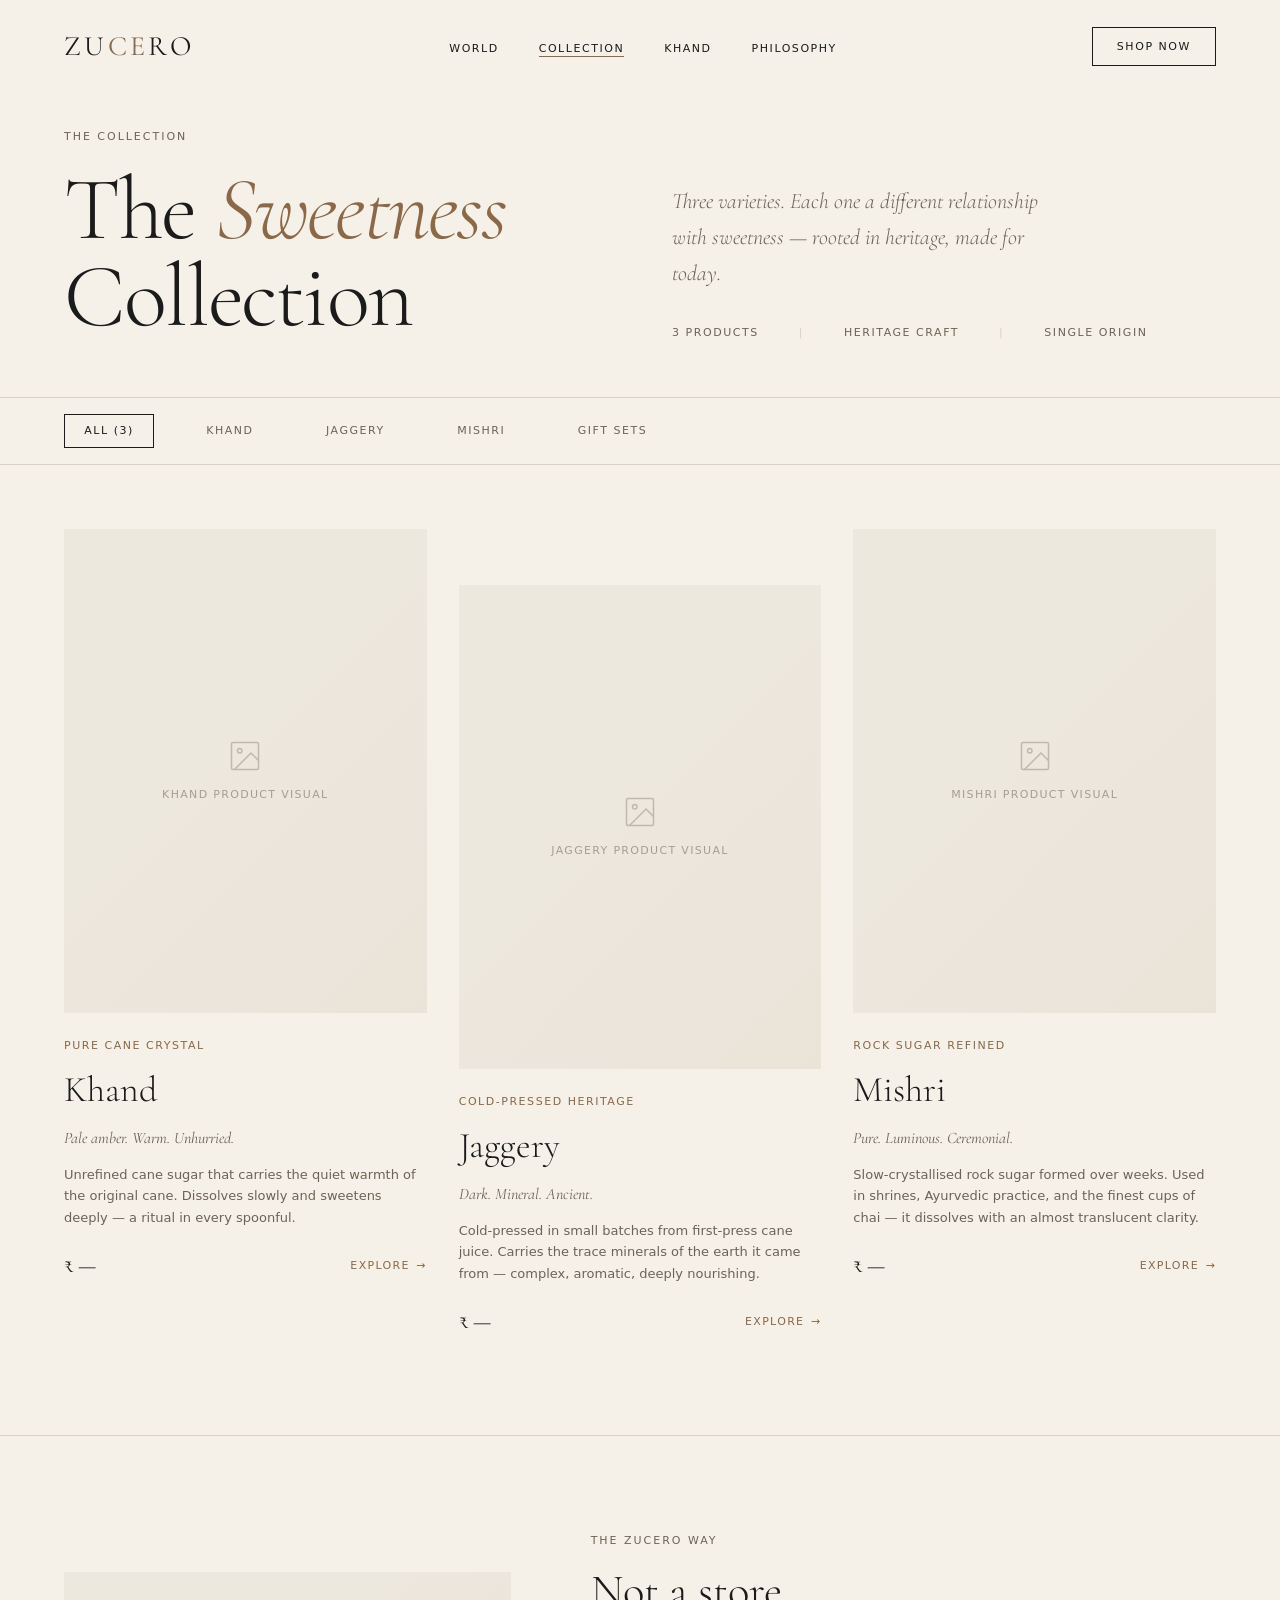
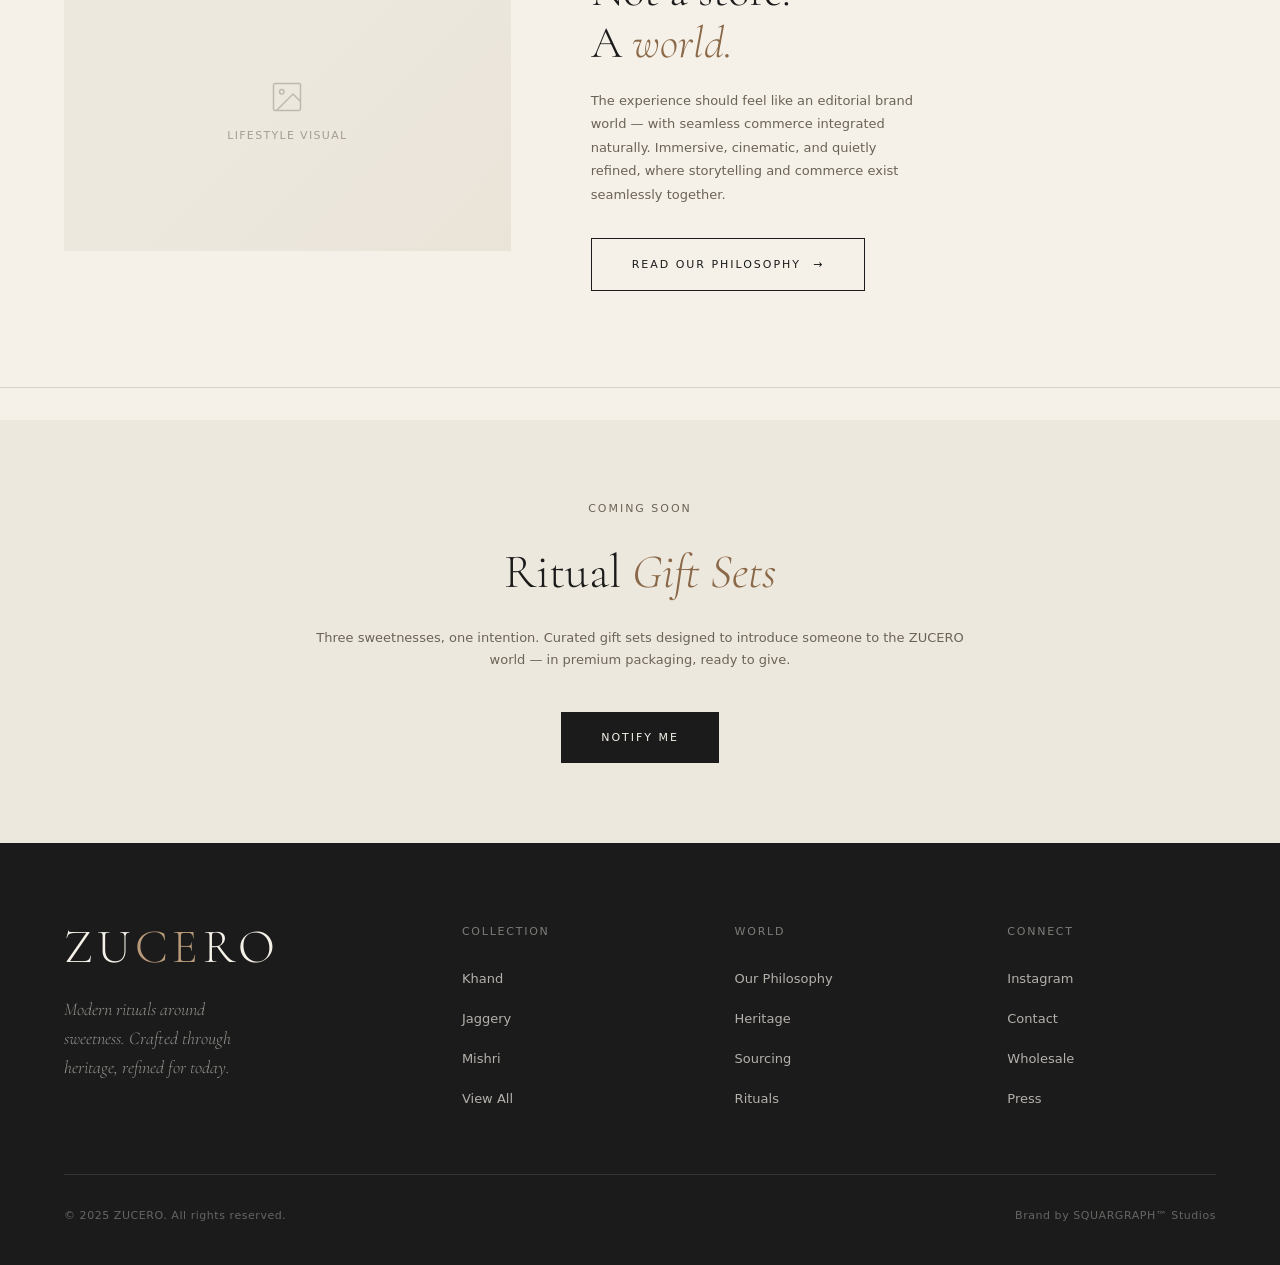
<file: zucero-collection.html>
<!DOCTYPE html>
<html lang="en">
<head>
  <meta charset="UTF-8">
  <meta name="viewport" content="width=device-width, initial-scale=1.0">
  <title>Collection — ZUCERO</title>
  <style>
/* ============================================
   ZUCERO — Shared Design System
   ============================================ */

@import url('https://fonts.googleapis.com/css2?family=Cormorant+Garamond:ital,wght@0,300;0,400;0,500;0,600;1,300;1,400;1,500&display=swap');
@import url('https://api.fontshare.com/v2/css?f[]=satoshi@400,500&display=swap');

/* ── Tokens ── */
:root {
  --c-bg:       #F5F1E8;
  --c-dark:     #1B1B1B;
  --c-accent:   #8A6848;
  --c-accent-lt:#B89A7A;
  --c-muted:    #6B6356;
  --c-rule:     #D8D0C4;
  --c-surface:  #EDE8DE;

  --f-display:  'Cormorant Garamond', Georgia, serif;
  --f-body:     'Satoshi', system-ui, sans-serif;

  --t-xs:   0.6875rem;
  --t-sm:   0.8125rem;
  --t-base: 1rem;
  --t-md:   1.125rem;
  --t-lg:   1.375rem;
  --t-xl:   1.75rem;
  --t-2xl:  2.25rem;
  --t-3xl:  3rem;
  --t-4xl:  4rem;
  --t-5xl:  5.5rem;
  --t-6xl:  7.5rem;

  --ease-out: cubic-bezier(0.16, 1, 0.3, 1);
  --ease-in-out: cubic-bezier(0.65, 0, 0.35, 1);
  --dur-fast: 220ms;
  --dur-med: 400ms;
  --dur-slow: 700ms;

  --max-w: 1360px;
  --pad-x: clamp(1.5rem, 5vw, 5rem);
  --section-gap: clamp(5rem, 10vw, 9rem);
}

/* ── Reset ── */
*, *::before, *::after { box-sizing: border-box; margin: 0; padding: 0; }
html { scroll-behavior: smooth; font-size: 16px; }
body {
  background: var(--c-bg);
  color: var(--c-dark);
  font-family: var(--f-body);
  font-size: var(--t-base);
  line-height: 1.6;
  -webkit-font-smoothing: antialiased;
  overflow-x: hidden;
}
img, video { display: block; max-width: 100%; }
a { color: inherit; text-decoration: none; }
button { cursor: pointer; background: none; border: none; font: inherit; color: inherit; }
ul { list-style: none; }

/* ── Typography Utilities ── */
.u-display {
  font-family: var(--f-display);
  font-weight: 300;
  line-height: 1.05;
  letter-spacing: -0.01em;
}
.u-label {
  font-family: var(--f-body);
  font-size: var(--t-xs);
  font-weight: 500;
  letter-spacing: 0.18em;
  text-transform: uppercase;
  color: var(--c-muted);
}
.u-body-serif {
  font-family: var(--f-display);
  font-weight: 300;
  font-style: italic;
  line-height: 1.55;
}

/* ── Navigation ── */
.nav {
  position: fixed;
  top: 0; left: 0; right: 0;
  z-index: 100;
  display: flex;
  align-items: center;
  justify-content: space-between;
  padding: 1.5rem var(--pad-x);
  transition: background var(--dur-med) var(--ease-out),
              backdrop-filter var(--dur-med) var(--ease-out),
              padding var(--dur-med) var(--ease-out);
}
.nav.scrolled {
  background: rgba(245, 241, 232, 0.92);
  backdrop-filter: blur(12px);
  -webkit-backdrop-filter: blur(12px);
  padding-top: 1rem;
  padding-bottom: 1rem;
  border-bottom: 1px solid var(--c-rule);
}
.nav__wordmark {
  font-family: var(--f-display);
  font-size: var(--t-xl);
  font-weight: 400;
  letter-spacing: 0.12em;
  color: var(--c-dark);
}
.nav__wordmark span { color: var(--c-accent); }
.nav__links {
  display: flex;
  align-items: center;
  gap: 2.5rem;
}
.nav__link {
  font-size: var(--t-xs);
  font-weight: 500;
  letter-spacing: 0.14em;
  text-transform: uppercase;
  color: var(--c-dark);
  position: relative;
  padding-bottom: 2px;
}
.nav__link::after {
  content: '';
  position: absolute;
  bottom: 0; left: 0;
  width: 0; height: 1px;
  background: var(--c-accent);
  transition: width var(--dur-med) var(--ease-out);
}
.nav__link:hover::after,
.nav__link.active::after { width: 100%; }
.nav__cta {
  font-size: var(--t-xs);
  font-weight: 500;
  letter-spacing: 0.14em;
  text-transform: uppercase;
  padding: 0.6rem 1.5rem;
  border: 1px solid var(--c-dark);
  transition: background var(--dur-fast), color var(--dur-fast);
}
.nav__cta:hover {
  background: var(--c-dark);
  color: var(--c-bg);
}
.nav__menu-btn {
  display: none;
  flex-direction: column;
  gap: 5px;
  padding: 4px;
}
.nav__menu-btn span {
  display: block;
  width: 24px; height: 1px;
  background: var(--c-dark);
  transition: transform var(--dur-med) var(--ease-out), opacity var(--dur-fast);
}

/* Mobile nav overlay */
.nav__mobile {
  display: none;
  position: fixed;
  inset: 0;
  background: var(--c-bg);
  z-index: 99;
  flex-direction: column;
  justify-content: center;
  align-items: center;
  gap: 2rem;
  opacity: 0;
  pointer-events: none;
  transition: opacity var(--dur-med) var(--ease-out);
}
.nav__mobile.open {
  opacity: 1;
  pointer-events: all;
}
.nav__mobile .nav__link {
  font-size: var(--t-2xl);
  font-family: var(--f-display);
  font-weight: 300;
  letter-spacing: 0.06em;
  text-transform: none;
}
.nav__mobile .nav__link::after { display: none; }

/* ── Image Placeholder ── */
.img-placeholder {
  background: var(--c-surface);
  display: flex;
  flex-direction: column;
  align-items: center;
  justify-content: center;
  gap: 0.75rem;
  color: var(--c-muted);
  position: relative;
  overflow: hidden;
}
.img-placeholder::before {
  content: '';
  position: absolute;
  inset: 0;
  background: linear-gradient(135deg, transparent 45%, rgba(138,104,72,0.04) 100%);
}
.img-placeholder__icon {
  width: 36px; height: 36px;
  opacity: 0.35;
}
.img-placeholder__label {
  font-size: var(--t-xs);
  letter-spacing: 0.12em;
  text-transform: uppercase;
  font-weight: 500;
  opacity: 0.55;
}

/* ── Buttons ── */
.btn-primary {
  display: inline-flex;
  align-items: center;
  gap: 0.75rem;
  font-size: var(--t-xs);
  font-weight: 500;
  letter-spacing: 0.18em;
  text-transform: uppercase;
  padding: 1.05rem 2.5rem;
  background: var(--c-dark);
  color: var(--c-bg);
  transition: background var(--dur-fast), transform var(--dur-fast);
}
.btn-primary:hover {
  background: var(--c-accent);
  transform: translateY(-1px);
}
.btn-secondary {
  display: inline-flex;
  align-items: center;
  gap: 0.75rem;
  font-size: var(--t-xs);
  font-weight: 500;
  letter-spacing: 0.18em;
  text-transform: uppercase;
  padding: 1.05rem 2.5rem;
  border: 1px solid var(--c-dark);
  color: var(--c-dark);
  transition: background var(--dur-fast), color var(--dur-fast), transform var(--dur-fast);
}
.btn-secondary:hover {
  background: var(--c-dark);
  color: var(--c-bg);
  transform: translateY(-1px);
}
.btn-arrow::after {
  content: '→';
  transition: transform var(--dur-fast) var(--ease-out);
}
.btn-arrow:hover::after { transform: translateX(4px); }

/* ── Section Structure ── */
.section {
  padding: var(--section-gap) var(--pad-x);
  max-width: var(--max-w);
  margin: 0 auto;
}
.section--full {
  padding-left: var(--pad-x);
  padding-right: var(--pad-x);
  padding-top: var(--section-gap);
  padding-bottom: var(--section-gap);
}
.section__header {
  display: flex;
  align-items: baseline;
  justify-content: space-between;
  gap: 2rem;
  margin-bottom: 3.5rem;
}

/* ── Horizontal Rule ── */
.hr {
  border: none;
  border-top: 1px solid var(--c-rule);
  margin: 0;
}

/* ── Footer ── */
.footer {
  background: var(--c-dark);
  color: var(--c-bg);
  padding: 5rem var(--pad-x) 2.5rem;
}
.footer__grid {
  max-width: var(--max-w);
  margin: 0 auto;
  display: grid;
  grid-template-columns: 1.6fr 1fr 1fr 1fr;
  gap: 4rem;
  padding-bottom: 4rem;
  border-bottom: 1px solid rgba(245,241,232,0.12);
}
.footer__wordmark {
  font-family: var(--f-display);
  font-size: var(--t-3xl);
  font-weight: 300;
  letter-spacing: 0.1em;
  line-height: 1;
  margin-bottom: 1.5rem;
  color: var(--c-bg);
}
.footer__wordmark span { color: var(--c-accent-lt); }
.footer__tagline {
  font-family: var(--f-display);
  font-style: italic;
  font-weight: 300;
  font-size: var(--t-md);
  color: rgba(245,241,232,0.55);
  max-width: 22ch;
  line-height: 1.6;
}
.footer__col-title {
  font-size: var(--t-xs);
  letter-spacing: 0.16em;
  text-transform: uppercase;
  font-weight: 500;
  color: rgba(245,241,232,0.45);
  margin-bottom: 1.5rem;
}
.footer__links {
  display: flex;
  flex-direction: column;
  gap: 0.9rem;
}
.footer__link {
  font-size: var(--t-sm);
  color: rgba(245,241,232,0.7);
  transition: color var(--dur-fast);
}
.footer__link:hover { color: var(--c-bg); }
.footer__bottom {
  max-width: var(--max-w);
  margin: 2rem auto 0;
  display: flex;
  align-items: center;
  justify-content: space-between;
  gap: 1rem;
  flex-wrap: wrap;
}
.footer__copy {
  font-size: var(--t-xs);
  color: rgba(245,241,232,0.35);
  letter-spacing: 0.05em;
}

/* ── Scroll Reveal ── */
.reveal {
  opacity: 0;
  transform: translateY(28px);
  transition: opacity var(--dur-slow) var(--ease-out),
              transform var(--dur-slow) var(--ease-out);
}
.reveal.visible {
  opacity: 1;
  transform: translateY(0);
}
.reveal-delay-1 { transition-delay: 100ms; }
.reveal-delay-2 { transition-delay: 200ms; }
.reveal-delay-3 { transition-delay: 320ms; }
.reveal-delay-4 { transition-delay: 440ms; }

/* ── Responsive ── */
@media (max-width: 1024px) {
  .footer__grid { grid-template-columns: 1fr 1fr; gap: 3rem; }
}
@media (max-width: 768px) {
  .nav__links, .nav__cta { display: none; }
  .nav__menu-btn { display: flex; }
  .nav__mobile { display: flex; }
  .footer__grid { grid-template-columns: 1fr; gap: 2.5rem; }
  .section__header { flex-direction: column; gap: 1rem; }
}
@media (prefers-reduced-motion: reduce) {
  *, *::before, *::after { transition-duration: 0.01ms !important; animation-duration: 0.01ms !important; }
  .reveal { opacity: 1; transform: none; }
}

</style>
  <style>
    /* ── Collection Hero ── */
    .col-hero {
      padding-top: clamp(8rem, 14vh, 11rem);
      padding-bottom: clamp(3.5rem, 6vh, 5rem);
      padding-left: var(--pad-x);
      padding-right: var(--pad-x);
      max-width: var(--max-w);
      margin: 0 auto;
      display: grid;
      grid-template-columns: 1fr 1fr;
      align-items: end;
      gap: 4rem;
    }
    .col-hero__title {
      font-family: var(--f-display);
      font-size: clamp(3.5rem, 7vw, 6rem);
      font-weight: 300;
      line-height: 0.98;
      letter-spacing: -0.02em;
    }
    .col-hero__title em {
      font-style: italic;
      color: var(--c-accent);
    }
    .col-hero__right {}
    .col-hero__desc {
      font-family: var(--f-display);
      font-style: italic;
      font-size: var(--t-lg);
      font-weight: 300;
      color: var(--c-muted);
      line-height: 1.65;
      max-width: 40ch;
      margin-bottom: 2rem;
    }
    .col-hero__meta {
      display: flex;
      align-items: center;
      gap: 2.5rem;
    }
    .col-hero__count {
      font-size: var(--t-xs);
      letter-spacing: 0.14em;
      text-transform: uppercase;
      font-weight: 500;
      color: var(--c-muted);
    }

    /* ── Filter Bar ── */
    .filter-bar {
      border-top: 1px solid var(--c-rule);
      border-bottom: 1px solid var(--c-rule);
      padding: 1rem var(--pad-x);
    }
    .filter-bar__inner {
      max-width: var(--max-w);
      margin: 0 auto;
      display: flex;
      align-items: center;
      gap: 2rem;
      overflow-x: auto;
      scrollbar-width: none;
    }
    .filter-bar__inner::-webkit-scrollbar { display: none; }
    .filter-pill {
      flex-shrink: 0;
      font-size: var(--t-xs);
      letter-spacing: 0.14em;
      text-transform: uppercase;
      font-weight: 500;
      padding: 0.45rem 1.2rem;
      border: 1px solid transparent;
      color: var(--c-muted);
      transition: all var(--dur-fast);
      cursor: pointer;
    }
    .filter-pill.active,
    .filter-pill:hover {
      border-color: var(--c-dark);
      color: var(--c-dark);
    }

    /* ── Products Grid ── */
    .products-section {
      padding: 4rem var(--pad-x);
      max-width: var(--max-w);
      margin: 0 auto;
    }
    .products-full-grid {
      display: grid;
      grid-template-columns: repeat(3, 1fr);
      gap: 3.5rem 2rem;
    }
    .pcard {
      display: block;
      text-decoration: none;
      cursor: pointer;
    }
    .pcard__img-wrap {
      position: relative;
      overflow: hidden;
      margin-bottom: 1.5rem;
    }
    .pcard__img {
      aspect-ratio: 3/4;
      overflow: hidden;
    }
    .pcard__img .img-placeholder {
      width: 100%;
      height: 100%;
      transition: transform var(--dur-slow) var(--ease-out);
    }
    .pcard:hover .img-placeholder { transform: scale(1.04); }
    .pcard__overlay {
      position: absolute;
      bottom: 0; left: 0; right: 0;
      padding: 2rem 1.5rem 1.5rem;
      background: linear-gradient(to top, rgba(27,27,27,0.7) 0%, transparent 100%);
      transform: translateY(100%);
      transition: transform var(--dur-med) var(--ease-out);
    }
    .pcard:hover .pcard__overlay { transform: translateY(0); }
    .pcard__quick-add {
      display: flex;
      align-items: center;
      justify-content: center;
      width: 100%;
      padding: 0.85rem;
      background: var(--c-bg);
      color: var(--c-dark);
      font-size: var(--t-xs);
      letter-spacing: 0.16em;
      text-transform: uppercase;
      font-weight: 500;
      border: none;
      cursor: pointer;
      transition: background var(--dur-fast), color var(--dur-fast);
    }
    .pcard__quick-add:hover {
      background: var(--c-dark);
      color: var(--c-bg);
    }
    .pcard__badge {
      position: absolute;
      top: 1rem; left: 1rem;
      background: var(--c-accent);
      color: var(--c-bg);
      font-size: 0.6rem;
      letter-spacing: 0.16em;
      text-transform: uppercase;
      font-weight: 500;
      padding: 0.3rem 0.7rem;
    }
    .pcard__variety {
      font-size: var(--t-xs);
      letter-spacing: 0.14em;
      text-transform: uppercase;
      color: var(--c-accent);
      font-weight: 500;
      margin-bottom: 0.4rem;
    }
    .pcard__name {
      font-family: var(--f-display);
      font-size: var(--t-2xl);
      font-weight: 300;
      margin-bottom: 0.5rem;
      transition: color var(--dur-fast);
    }
    .pcard:hover .pcard__name { color: var(--c-accent); }
    .pcard__note {
      font-family: var(--f-display);
      font-style: italic;
      font-size: var(--t-base);
      color: var(--c-muted);
      margin-bottom: 0.75rem;
    }
    .pcard__desc {
      font-size: var(--t-sm);
      color: var(--c-muted);
      line-height: 1.65;
      margin-bottom: 1.25rem;
    }
    .pcard__footer {
      display: flex;
      align-items: center;
      justify-content: space-between;
    }
    .pcard__price {
      font-family: var(--f-display);
      font-size: var(--t-lg);
      font-weight: 400;
    }
    .pcard__details {
      font-size: var(--t-xs);
      letter-spacing: 0.12em;
      text-transform: uppercase;
      font-weight: 500;
      color: var(--c-accent);
      display: flex;
      align-items: center;
      gap: 0.4rem;
      transition: gap var(--dur-fast);
    }
    .pcard:hover .pcard__details { gap: 0.7rem; }
    .pcard__details::after { content: '→'; }

    /* ── Editorial Banner ── */
    .editorial-banner {
      border-top: 1px solid var(--c-rule);
      border-bottom: 1px solid var(--c-rule);
      padding: 6rem var(--pad-x);
      margin: 2rem 0;
    }
    .editorial-banner__inner {
      max-width: var(--max-w);
      margin: 0 auto;
      display: grid;
      grid-template-columns: 1fr 1.4fr;
      gap: 5rem;
      align-items: center;
    }
    .editorial-banner__img {
      aspect-ratio: 16/10;
    }
    .editorial-banner__img .img-placeholder {
      width: 100%;
      height: 100%;
    }
    .editorial-banner__text {}
    .editorial-banner__title {
      font-family: var(--f-display);
      font-size: clamp(2rem, 3.5vw, 3rem);
      font-weight: 300;
      line-height: 1.15;
      margin-bottom: 1.25rem;
    }
    .editorial-banner__title em {
      font-style: italic;
      color: var(--c-accent);
    }
    .editorial-banner__body {
      font-size: var(--t-sm);
      color: var(--c-muted);
      line-height: 1.8;
      max-width: 40ch;
      margin-bottom: 2rem;
    }

    /* ── Gift sets ── */
    .gift-strip {
      background: var(--c-surface);
      padding: 5rem var(--pad-x);
      text-align: center;
    }
    .gift-strip__inner {
      max-width: 680px;
      margin: 0 auto;
    }
    .gift-strip__title {
      font-family: var(--f-display);
      font-size: clamp(2rem, 4vw, 3rem);
      font-weight: 300;
      margin-bottom: 1rem;
    }
    .gift-strip__title em {
      font-style: italic;
      color: var(--c-accent);
    }
    .gift-strip__body {
      font-size: var(--t-sm);
      color: var(--c-muted);
      line-height: 1.75;
      margin-bottom: 2.5rem;
    }

    /* ── Responsive ── */
    @media (max-width: 900px) {
      .col-hero { grid-template-columns: 1fr; gap: 2rem; }
      .products-full-grid { grid-template-columns: 1fr 1fr; }
      .editorial-banner__inner { grid-template-columns: 1fr; gap: 2.5rem; }
      .editorial-banner__img { display: none; }
    }
    @media (max-width: 600px) {
      .products-full-grid { grid-template-columns: 1fr; }
    }
  </style>
</head>
<body>

<!-- Navigation -->
<nav class="nav" id="nav">
  <a href="zucero-index.html" class="nav__wordmark">ZU<span>CE</span>RO</a>
  <ul class="nav__links" role="list">
    <li><a href="zucero-index.html" class="nav__link">World</a></li>
    <li><a href="zucero-collection.html" class="nav__link active">Collection</a></li>
    <li><a href="zucero-product.html" class="nav__link">Khand</a></li>
    <li><a href="#philosophy" class="nav__link">Philosophy</a></li>
  </ul>
  <a href="zucero-collection.html" class="nav__cta">Shop Now</a>
  <button class="nav__menu-btn" aria-label="Menu" id="menuBtn">
    <span></span><span></span><span></span>
  </button>
</nav>

<div class="nav__mobile" id="mobileNav" role="dialog">
  <a href="zucero-index.html" class="nav__link" onclick="closeMobileNav()">World</a>
  <a href="zucero-collection.html" class="nav__link" onclick="closeMobileNav()">Collection</a>
  <a href="zucero-product.html" class="nav__link" onclick="closeMobileNav()">Khand</a>
  <a href="zucero-collection.html" class="btn-secondary" style="margin-top:1rem;" onclick="closeMobileNav()">Shop Now</a>
</div>

<!-- Collection Hero -->
<div class="col-hero">
  <div>
    <p class="u-label reveal" style="margin-bottom:1.25rem;">The Collection</p>
    <h1 class="col-hero__title reveal reveal-delay-1">The <em>Sweetness</em><br>Collection</h1>
  </div>
  <div class="col-hero__right reveal reveal-delay-2">
    <p class="col-hero__desc">Three varieties. Each one a different relationship with sweetness — rooted in heritage, made for today.</p>
    <div class="col-hero__meta">
      <span class="col-hero__count">3 Products</span>
      <span class="col-hero__count" style="color:var(--c-rule)">|</span>
      <span class="col-hero__count">Heritage Craft</span>
      <span class="col-hero__count" style="color:var(--c-rule)">|</span>
      <span class="col-hero__count">Single Origin</span>
    </div>
  </div>
</div>

<!-- Filter Bar -->
<div class="filter-bar">
  <div class="filter-bar__inner">
    <button class="filter-pill active" onclick="setFilter(this,'all')">All (3)</button>
    <button class="filter-pill" onclick="setFilter(this,'khand')">Khand</button>
    <button class="filter-pill" onclick="setFilter(this,'jaggery')">Jaggery</button>
    <button class="filter-pill" onclick="setFilter(this,'mishri')">Mishri</button>
    <button class="filter-pill" onclick="setFilter(this,'gift')">Gift Sets</button>
  </div>
</div>

<!-- Products -->
<div class="products-section">
  <div class="products-full-grid">

    <!-- Khand -->
    <div class="pcard reveal reveal-delay-1" data-cat="khand">
      <div class="pcard__img-wrap">
        <div class="pcard__img">
          <div class="img-placeholder">
            <svg class="img-placeholder__icon" viewBox="0 0 24 24" fill="none" stroke="currentColor" stroke-width="1"><rect x="3" y="3" width="18" height="18" rx="1"/><circle cx="8.5" cy="8.5" r="1.5"/><polyline points="21 15 16 10 5 21"/></svg>
            <span class="img-placeholder__label">Khand Product Visual</span>
          </div>
        </div>
        <div class="pcard__overlay">
          <button class="pcard__quick-add" onclick="quickAdd(event,'Khand')">Add to Cart</button>
        </div>
      </div>
      <div class="pcard__variety">Pure Cane Crystal</div>
      <h2 class="pcard__name">Khand</h2>
      <p class="pcard__note">Pale amber. Warm. Unhurried.</p>
      <p class="pcard__desc">Unrefined cane sugar that carries the quiet warmth of the original cane. Dissolves slowly and sweetens deeply — a ritual in every spoonful.</p>
      <div class="pcard__footer">
        <span class="pcard__price">₹ —</span>
        <a href="zucero-product.html" class="pcard__details">Explore</a>
      </div>
    </div>

    <!-- Jaggery -->
    <div class="pcard reveal reveal-delay-2" data-cat="jaggery" style="margin-top: 3.5rem;">
      <div class="pcard__img-wrap">
        <div class="pcard__badge">Heritage</div>
        <div class="pcard__img">
          <div class="img-placeholder">
            <svg class="img-placeholder__icon" viewBox="0 0 24 24" fill="none" stroke="currentColor" stroke-width="1"><rect x="3" y="3" width="18" height="18" rx="1"/><circle cx="8.5" cy="8.5" r="1.5"/><polyline points="21 15 16 10 5 21"/></svg>
            <span class="img-placeholder__label">Jaggery Product Visual</span>
          </div>
        </div>
        <div class="pcard__overlay">
          <button class="pcard__quick-add" onclick="quickAdd(event,'Jaggery')">Add to Cart</button>
        </div>
      </div>
      <div class="pcard__variety">Cold-Pressed Heritage</div>
      <h2 class="pcard__name">Jaggery</h2>
      <p class="pcard__note">Dark. Mineral. Ancient.</p>
      <p class="pcard__desc">Cold-pressed in small batches from first-press cane juice. Carries the trace minerals of the earth it came from — complex, aromatic, deeply nourishing.</p>
      <div class="pcard__footer">
        <span class="pcard__price">₹ —</span>
        <a href="zucero-collection.html" class="pcard__details">Explore</a>
      </div>
    </div>

    <!-- Mishri -->
    <div class="pcard reveal reveal-delay-3" data-cat="mishri">
      <div class="pcard__img-wrap">
        <div class="pcard__img">
          <div class="img-placeholder">
            <svg class="img-placeholder__icon" viewBox="0 0 24 24" fill="none" stroke="currentColor" stroke-width="1"><rect x="3" y="3" width="18" height="18" rx="1"/><circle cx="8.5" cy="8.5" r="1.5"/><polyline points="21 15 16 10 5 21"/></svg>
            <span class="img-placeholder__label">Mishri Product Visual</span>
          </div>
        </div>
        <div class="pcard__overlay">
          <button class="pcard__quick-add" onclick="quickAdd(event,'Mishri')">Add to Cart</button>
        </div>
      </div>
      <div class="pcard__variety">Rock Sugar Refined</div>
      <h2 class="pcard__name">Mishri</h2>
      <p class="pcard__note">Pure. Luminous. Ceremonial.</p>
      <p class="pcard__desc">Slow-crystallised rock sugar formed over weeks. Used in shrines, Ayurvedic practice, and the finest cups of chai — it dissolves with an almost translucent clarity.</p>
      <div class="pcard__footer">
        <span class="pcard__price">₹ —</span>
        <a href="zucero-collection.html" class="pcard__details">Explore</a>
      </div>
    </div>

  </div>
</div>

<!-- Toast notification -->
<div id="cart-toast" style="
  position: fixed; bottom: 2rem; right: var(--pad-x);
  background: var(--c-dark); color: var(--c-bg);
  padding: 1rem 1.75rem;
  font-size: var(--t-sm); letter-spacing: 0.06em;
  transform: translateY(120%); opacity: 0;
  transition: transform 0.4s var(--ease-out), opacity 0.4s;
  z-index: 200;
  pointer-events: none;
" aria-live="polite"></div>

<!-- Editorial Banner -->
<div class="editorial-banner">
  <div class="editorial-banner__inner">
    <div class="editorial-banner__img reveal">
      <div class="img-placeholder">
        <svg class="img-placeholder__icon" viewBox="0 0 24 24" fill="none" stroke="currentColor" stroke-width="1"><rect x="3" y="3" width="18" height="18" rx="1"/><circle cx="8.5" cy="8.5" r="1.5"/><polyline points="21 15 16 10 5 21"/></svg>
        <span class="img-placeholder__label">Lifestyle Visual</span>
      </div>
    </div>
    <div class="editorial-banner__text reveal reveal-delay-1">
      <p class="u-label" style="margin-bottom:1rem;">The ZUCERO Way</p>
      <h2 class="editorial-banner__title">Not a store.<br>A <em>world.</em></h2>
      <p class="editorial-banner__body">The experience should feel like an editorial brand world — with seamless commerce integrated naturally. Immersive, cinematic, and quietly refined, where storytelling and commerce exist seamlessly together.</p>
      <a href="index.html#philosophy" class="btn-secondary btn-arrow">Read our philosophy</a>
    </div>
  </div>
</div>

<!-- Gift Strip -->
<div class="gift-strip">
  <div class="gift-strip__inner reveal">
    <p class="u-label" style="margin-bottom:1rem;">Coming Soon</p>
    <h2 class="gift-strip__title">Ritual <em>Gift Sets</em></h2>
    <p class="gift-strip__body">Three sweetnesses, one intention. Curated gift sets designed to introduce someone to the ZUCERO world — in premium packaging, ready to give.</p>
    <a href="#" class="btn-primary">Notify Me</a>
  </div>
</div>

<!-- Footer -->
<footer class="footer">
  <div class="footer__grid">
    <div>
      <div class="footer__wordmark">ZU<span>CE</span>RO</div>
      <p class="footer__tagline">Modern rituals around sweetness. Crafted through heritage, refined for today.</p>
    </div>
    <div>
      <div class="footer__col-title">Collection</div>
      <ul class="footer__links" role="list">
        <li><a href="zucero-product.html" class="footer__link">Khand</a></li>
        <li><a href="zucero-collection.html" class="footer__link">Jaggery</a></li>
        <li><a href="zucero-collection.html" class="footer__link">Mishri</a></li>
        <li><a href="zucero-collection.html" class="footer__link">View All</a></li>
      </ul>
    </div>
    <div>
      <div class="footer__col-title">World</div>
      <ul class="footer__links" role="list">
        <li><a href="index.html#philosophy" class="footer__link">Our Philosophy</a></li>
        <li><a href="#" class="footer__link">Heritage</a></li>
        <li><a href="#" class="footer__link">Sourcing</a></li>
        <li><a href="#" class="footer__link">Rituals</a></li>
      </ul>
    </div>
    <div>
      <div class="footer__col-title">Connect</div>
      <ul class="footer__links" role="list">
        <li><a href="#" class="footer__link">Instagram</a></li>
        <li><a href="#" class="footer__link">Contact</a></li>
        <li><a href="#" class="footer__link">Wholesale</a></li>
        <li><a href="#" class="footer__link">Press</a></li>
      </ul>
    </div>
  </div>
  <div class="footer__bottom">
    <span class="footer__copy">© 2025 ZUCERO. All rights reserved.</span>
    <span class="footer__copy">Brand by SQUARGRAPH™ Studios</span>
  </div>
</footer>

<script>
  // Nav
  const nav = document.getElementById('nav');
  window.addEventListener('scroll', () => nav.classList.toggle('scrolled', window.scrollY > 60), { passive: true });

  // Mobile menu
  const menuBtn = document.getElementById('menuBtn');
  const mobileNav = document.getElementById('mobileNav');
  let menuOpen = false;
  function closeMobileNav() {
    menuOpen = false; mobileNav.classList.remove('open');
    menuBtn.setAttribute('aria-expanded','false');
    document.body.style.overflow = '';
  }
  menuBtn.addEventListener('click', () => {
    menuOpen = !menuOpen;
    mobileNav.classList.toggle('open', menuOpen);
    menuBtn.setAttribute('aria-expanded', menuOpen);
    document.body.style.overflow = menuOpen ? 'hidden' : '';
  });

  // Reveal
  const io = new IntersectionObserver((entries) => {
    entries.forEach(e => { if (e.isIntersecting) { e.target.classList.add('visible'); io.unobserve(e.target); } });
  }, { threshold: 0.08 });
  document.querySelectorAll('.reveal').forEach(el => io.observe(el));

  // Filter
  function setFilter(btn, cat) {
    document.querySelectorAll('.filter-pill').forEach(p => p.classList.remove('active'));
    btn.classList.add('active');
    document.querySelectorAll('.pcard').forEach(card => {
      const match = cat === 'all' || card.dataset.cat === cat;
      card.style.display = match ? '' : 'none';
    });
  }

  // Quick add toast
  const toast = document.getElementById('cart-toast');
  let toastTimer;
  function quickAdd(e, name) {
    e.preventDefault(); e.stopPropagation();
    toast.textContent = `${name} added to cart`;
    toast.style.transform = 'translateY(0)';
    toast.style.opacity = '1';
    clearTimeout(toastTimer);
    toastTimer = setTimeout(() => {
      toast.style.transform = 'translateY(120%)';
      toast.style.opacity = '0';
    }, 2400);
  }
</script>
</body>
</html>
</file>
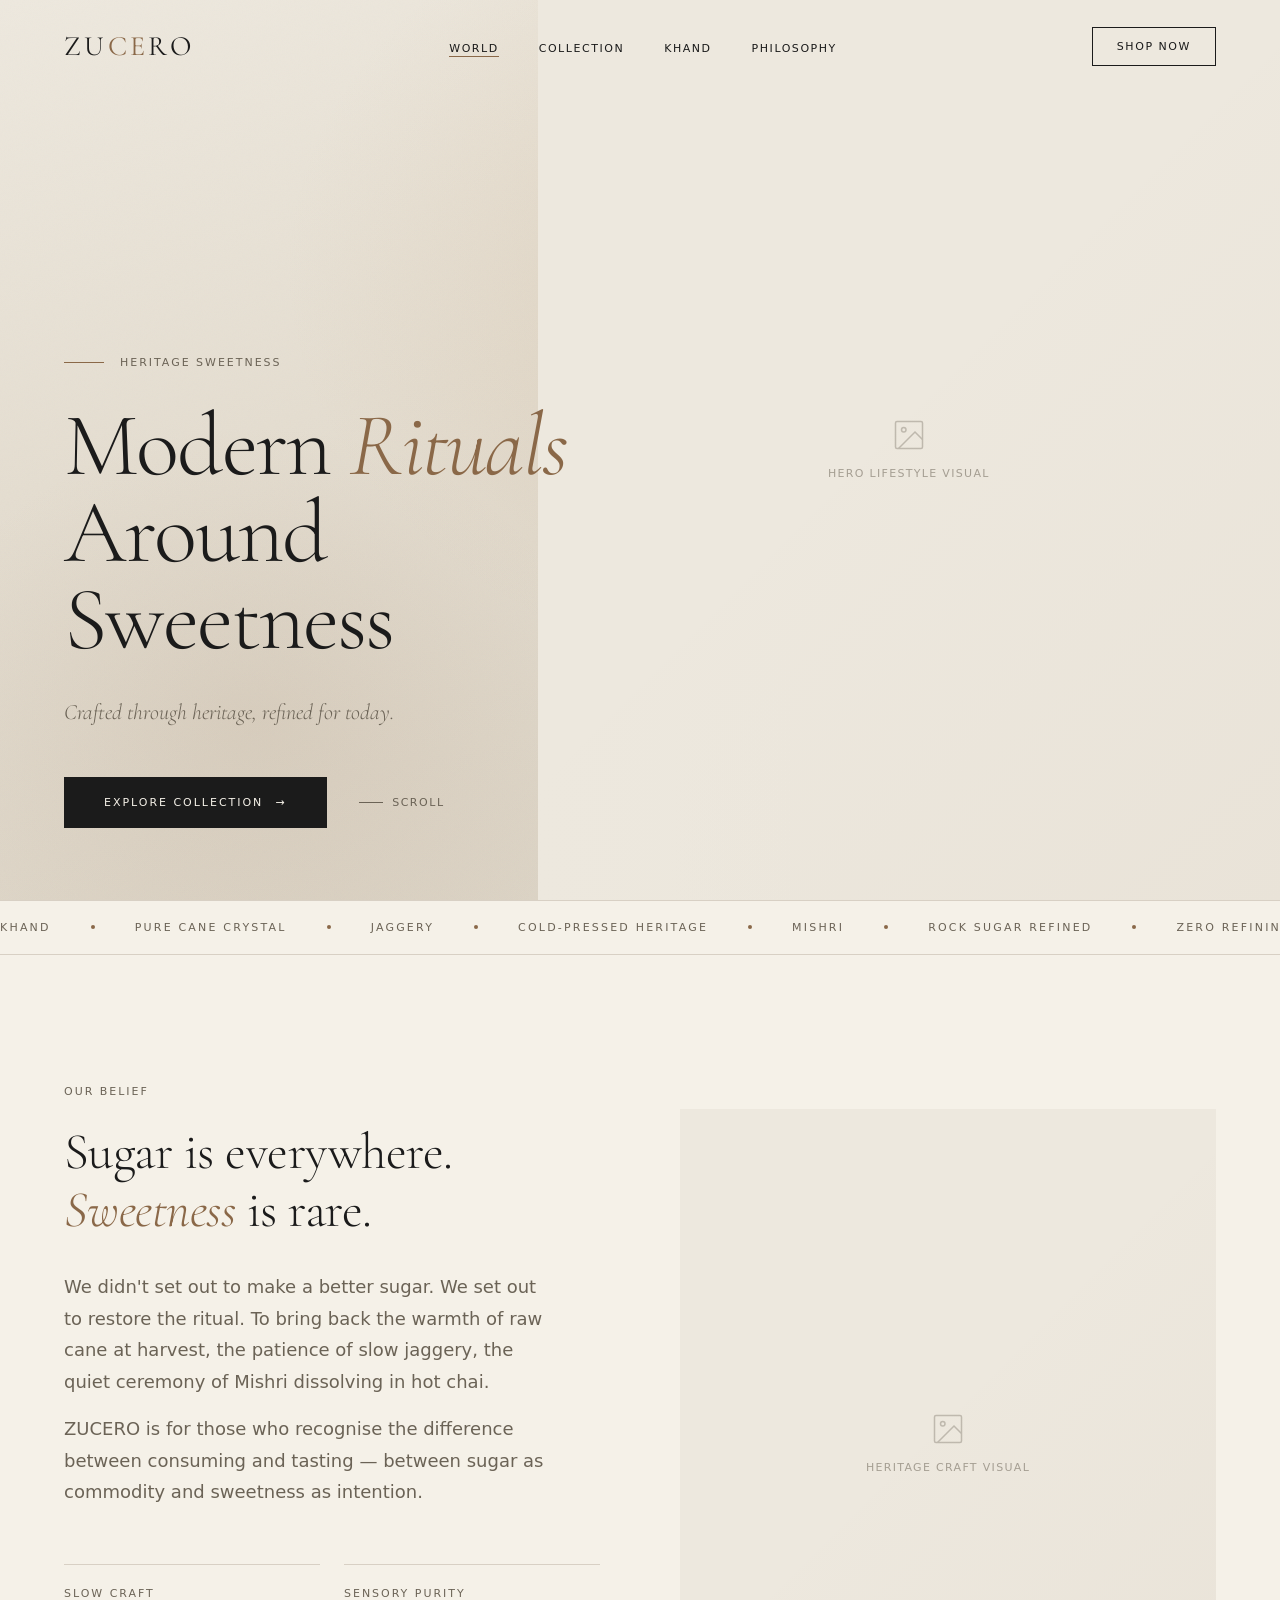
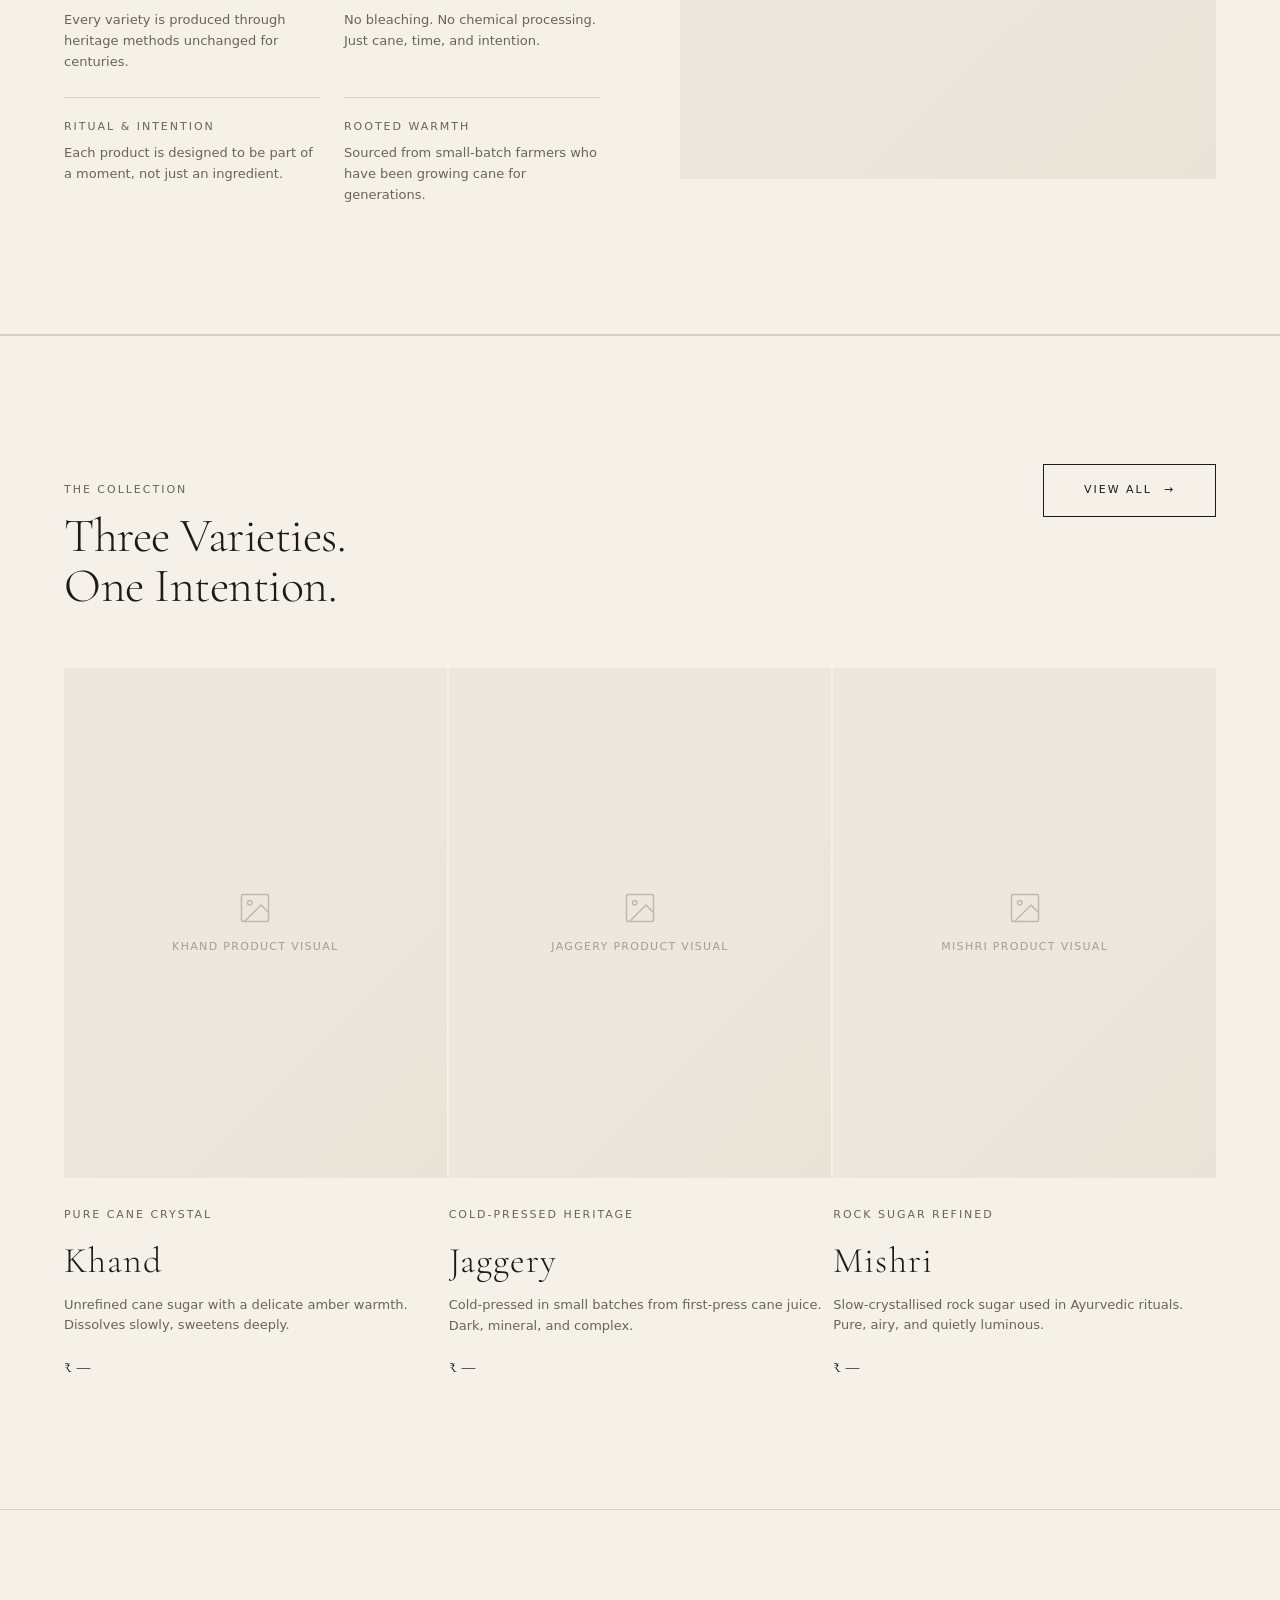
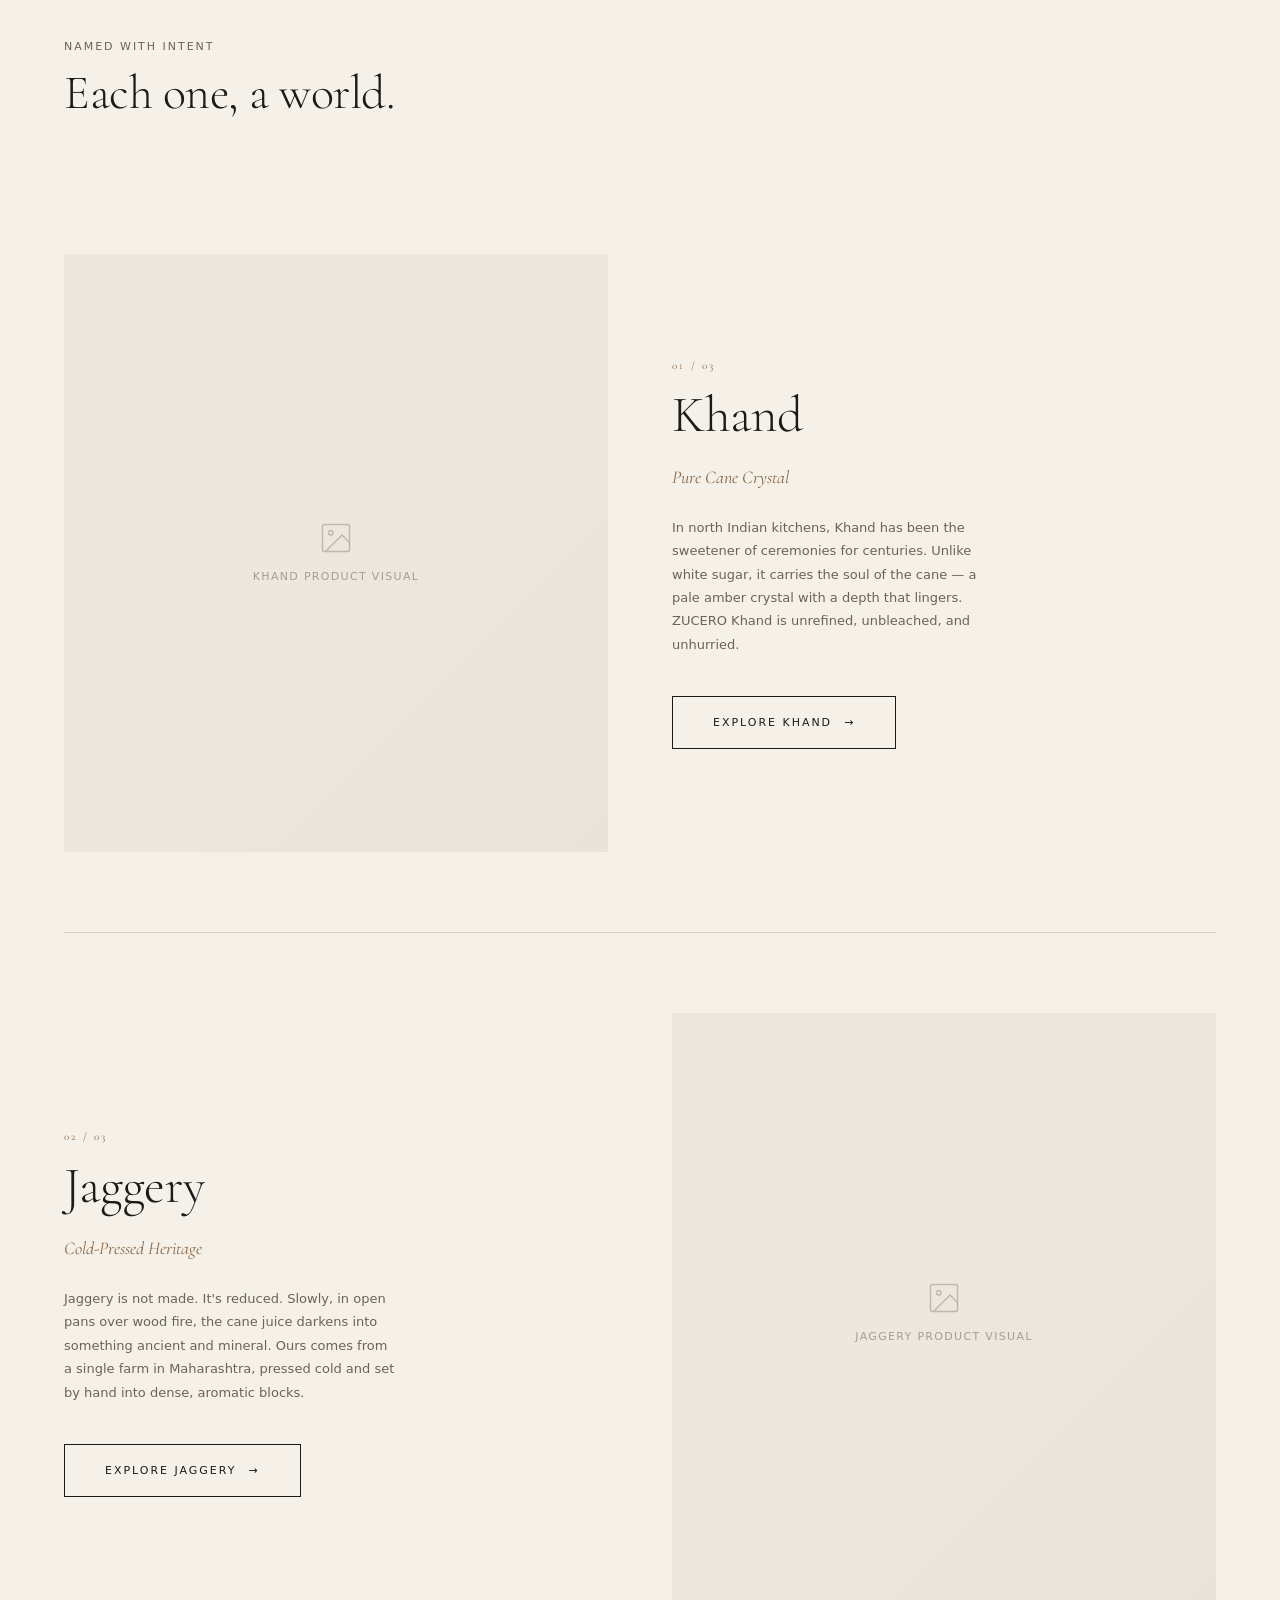
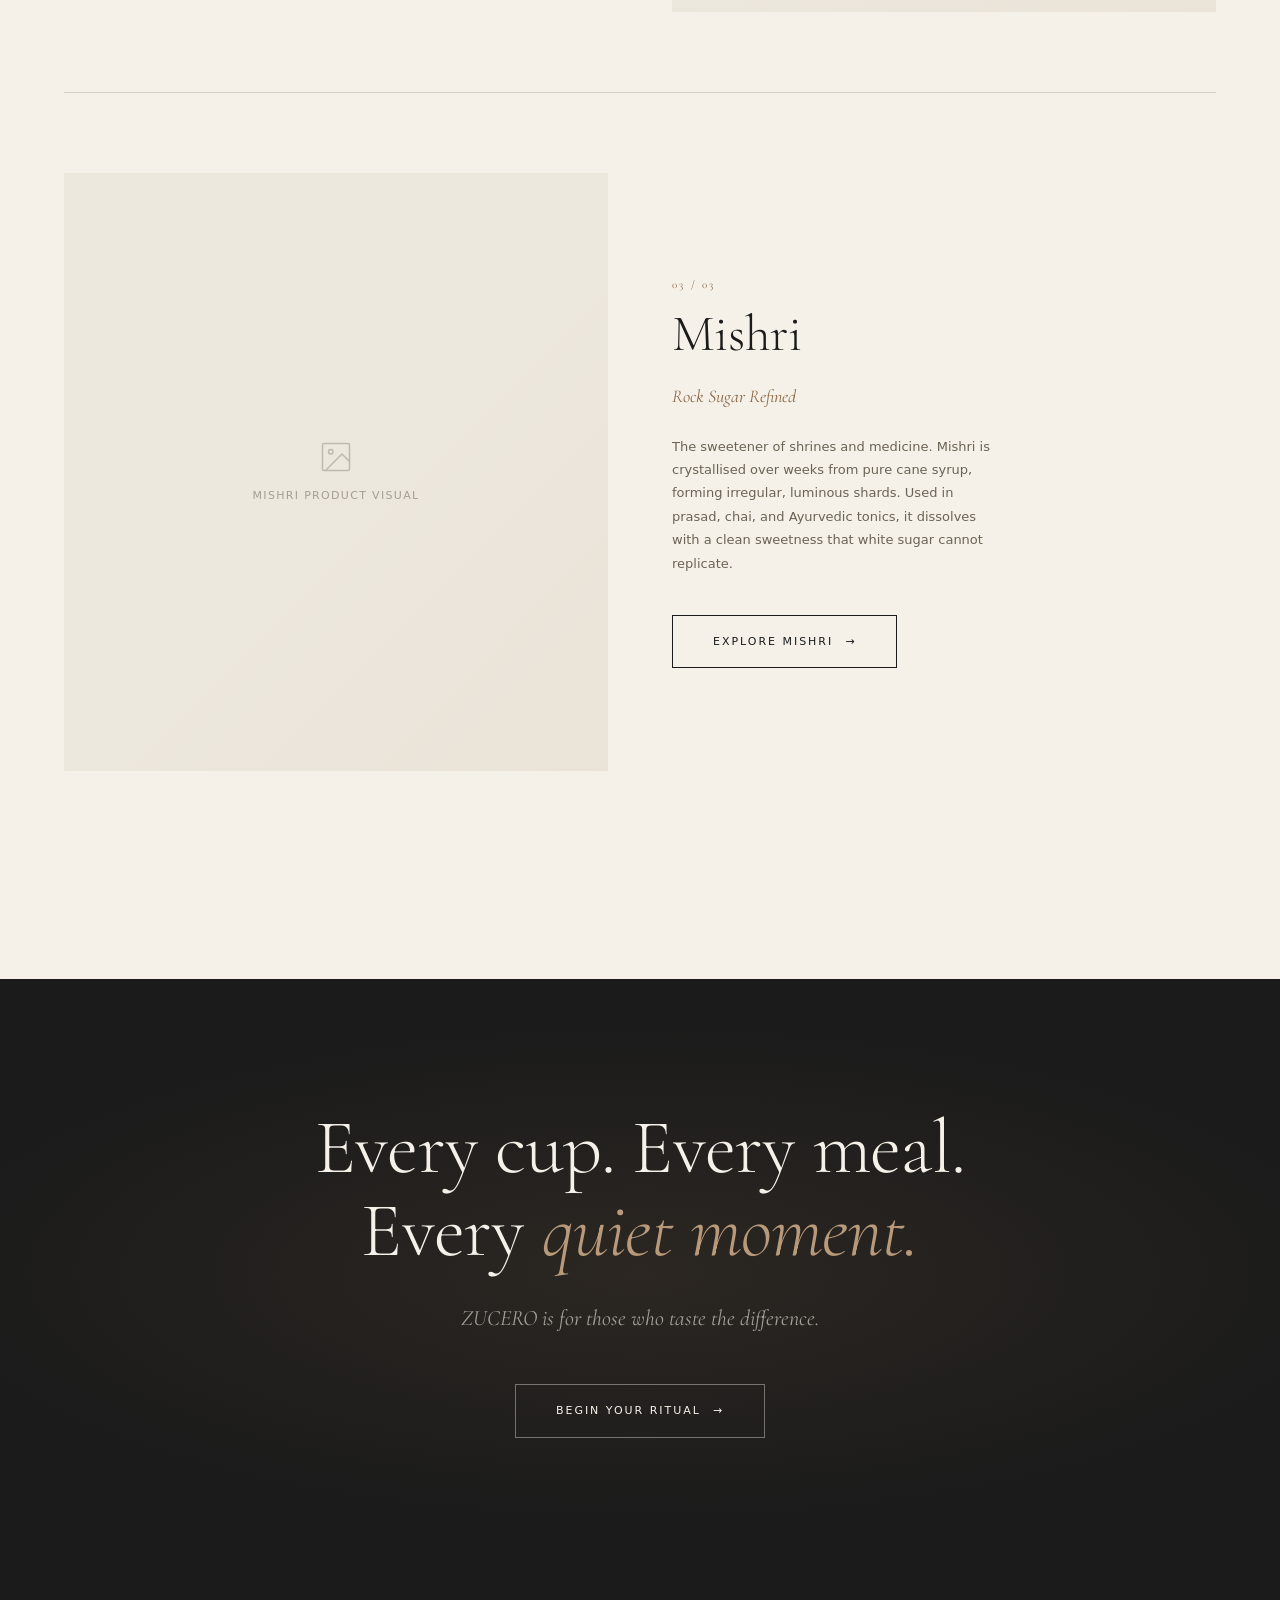
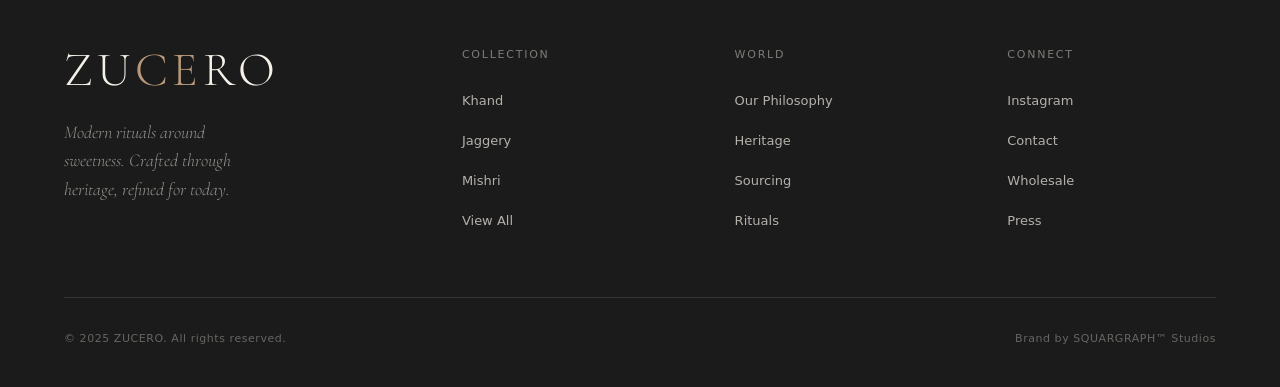
<file: zucero-index.html>
<!DOCTYPE html>
<html lang="en">
<head>
  <meta charset="UTF-8">
  <meta name="viewport" content="width=device-width, initial-scale=1.0">
  <title>ZUCERO — Modern Rituals Around Sweetness</title>
  <style>
/* ============================================
   ZUCERO — Shared Design System
   ============================================ */

@import url('https://fonts.googleapis.com/css2?family=Cormorant+Garamond:ital,wght@0,300;0,400;0,500;0,600;1,300;1,400;1,500&display=swap');
@import url('https://api.fontshare.com/v2/css?f[]=satoshi@400,500&display=swap');

/* ── Tokens ── */
:root {
  --c-bg:       #F5F1E8;
  --c-dark:     #1B1B1B;
  --c-accent:   #8A6848;
  --c-accent-lt:#B89A7A;
  --c-muted:    #6B6356;
  --c-rule:     #D8D0C4;
  --c-surface:  #EDE8DE;

  --f-display:  'Cormorant Garamond', Georgia, serif;
  --f-body:     'Satoshi', system-ui, sans-serif;

  --t-xs:   0.6875rem;
  --t-sm:   0.8125rem;
  --t-base: 1rem;
  --t-md:   1.125rem;
  --t-lg:   1.375rem;
  --t-xl:   1.75rem;
  --t-2xl:  2.25rem;
  --t-3xl:  3rem;
  --t-4xl:  4rem;
  --t-5xl:  5.5rem;
  --t-6xl:  7.5rem;

  --ease-out: cubic-bezier(0.16, 1, 0.3, 1);
  --ease-in-out: cubic-bezier(0.65, 0, 0.35, 1);
  --dur-fast: 220ms;
  --dur-med: 400ms;
  --dur-slow: 700ms;

  --max-w: 1360px;
  --pad-x: clamp(1.5rem, 5vw, 5rem);
  --section-gap: clamp(5rem, 10vw, 9rem);
}

/* ── Reset ── */
*, *::before, *::after { box-sizing: border-box; margin: 0; padding: 0; }
html { scroll-behavior: smooth; font-size: 16px; }
body {
  background: var(--c-bg);
  color: var(--c-dark);
  font-family: var(--f-body);
  font-size: var(--t-base);
  line-height: 1.6;
  -webkit-font-smoothing: antialiased;
  overflow-x: hidden;
}
img, video { display: block; max-width: 100%; }
a { color: inherit; text-decoration: none; }
button { cursor: pointer; background: none; border: none; font: inherit; color: inherit; }
ul { list-style: none; }

/* ── Typography Utilities ── */
.u-display {
  font-family: var(--f-display);
  font-weight: 300;
  line-height: 1.05;
  letter-spacing: -0.01em;
}
.u-label {
  font-family: var(--f-body);
  font-size: var(--t-xs);
  font-weight: 500;
  letter-spacing: 0.18em;
  text-transform: uppercase;
  color: var(--c-muted);
}
.u-body-serif {
  font-family: var(--f-display);
  font-weight: 300;
  font-style: italic;
  line-height: 1.55;
}

/* ── Navigation ── */
.nav {
  position: fixed;
  top: 0; left: 0; right: 0;
  z-index: 100;
  display: flex;
  align-items: center;
  justify-content: space-between;
  padding: 1.5rem var(--pad-x);
  transition: background var(--dur-med) var(--ease-out),
              backdrop-filter var(--dur-med) var(--ease-out),
              padding var(--dur-med) var(--ease-out);
}
.nav.scrolled {
  background: rgba(245, 241, 232, 0.92);
  backdrop-filter: blur(12px);
  -webkit-backdrop-filter: blur(12px);
  padding-top: 1rem;
  padding-bottom: 1rem;
  border-bottom: 1px solid var(--c-rule);
}
.nav__wordmark {
  font-family: var(--f-display);
  font-size: var(--t-xl);
  font-weight: 400;
  letter-spacing: 0.12em;
  color: var(--c-dark);
}
.nav__wordmark span { color: var(--c-accent); }
.nav__links {
  display: flex;
  align-items: center;
  gap: 2.5rem;
}
.nav__link {
  font-size: var(--t-xs);
  font-weight: 500;
  letter-spacing: 0.14em;
  text-transform: uppercase;
  color: var(--c-dark);
  position: relative;
  padding-bottom: 2px;
}
.nav__link::after {
  content: '';
  position: absolute;
  bottom: 0; left: 0;
  width: 0; height: 1px;
  background: var(--c-accent);
  transition: width var(--dur-med) var(--ease-out);
}
.nav__link:hover::after,
.nav__link.active::after { width: 100%; }
.nav__cta {
  font-size: var(--t-xs);
  font-weight: 500;
  letter-spacing: 0.14em;
  text-transform: uppercase;
  padding: 0.6rem 1.5rem;
  border: 1px solid var(--c-dark);
  transition: background var(--dur-fast), color var(--dur-fast);
}
.nav__cta:hover {
  background: var(--c-dark);
  color: var(--c-bg);
}
.nav__menu-btn {
  display: none;
  flex-direction: column;
  gap: 5px;
  padding: 4px;
}
.nav__menu-btn span {
  display: block;
  width: 24px; height: 1px;
  background: var(--c-dark);
  transition: transform var(--dur-med) var(--ease-out), opacity var(--dur-fast);
}

/* Mobile nav overlay */
.nav__mobile {
  display: none;
  position: fixed;
  inset: 0;
  background: var(--c-bg);
  z-index: 99;
  flex-direction: column;
  justify-content: center;
  align-items: center;
  gap: 2rem;
  opacity: 0;
  pointer-events: none;
  transition: opacity var(--dur-med) var(--ease-out);
}
.nav__mobile.open {
  opacity: 1;
  pointer-events: all;
}
.nav__mobile .nav__link {
  font-size: var(--t-2xl);
  font-family: var(--f-display);
  font-weight: 300;
  letter-spacing: 0.06em;
  text-transform: none;
}
.nav__mobile .nav__link::after { display: none; }

/* ── Image Placeholder ── */
.img-placeholder {
  background: var(--c-surface);
  display: flex;
  flex-direction: column;
  align-items: center;
  justify-content: center;
  gap: 0.75rem;
  color: var(--c-muted);
  position: relative;
  overflow: hidden;
}
.img-placeholder::before {
  content: '';
  position: absolute;
  inset: 0;
  background: linear-gradient(135deg, transparent 45%, rgba(138,104,72,0.04) 100%);
}
.img-placeholder__icon {
  width: 36px; height: 36px;
  opacity: 0.35;
}
.img-placeholder__label {
  font-size: var(--t-xs);
  letter-spacing: 0.12em;
  text-transform: uppercase;
  font-weight: 500;
  opacity: 0.55;
}

/* ── Buttons ── */
.btn-primary {
  display: inline-flex;
  align-items: center;
  gap: 0.75rem;
  font-size: var(--t-xs);
  font-weight: 500;
  letter-spacing: 0.18em;
  text-transform: uppercase;
  padding: 1.05rem 2.5rem;
  background: var(--c-dark);
  color: var(--c-bg);
  transition: background var(--dur-fast), transform var(--dur-fast);
}
.btn-primary:hover {
  background: var(--c-accent);
  transform: translateY(-1px);
}
.btn-secondary {
  display: inline-flex;
  align-items: center;
  gap: 0.75rem;
  font-size: var(--t-xs);
  font-weight: 500;
  letter-spacing: 0.18em;
  text-transform: uppercase;
  padding: 1.05rem 2.5rem;
  border: 1px solid var(--c-dark);
  color: var(--c-dark);
  transition: background var(--dur-fast), color var(--dur-fast), transform var(--dur-fast);
}
.btn-secondary:hover {
  background: var(--c-dark);
  color: var(--c-bg);
  transform: translateY(-1px);
}
.btn-arrow::after {
  content: '→';
  transition: transform var(--dur-fast) var(--ease-out);
}
.btn-arrow:hover::after { transform: translateX(4px); }

/* ── Section Structure ── */
.section {
  padding: var(--section-gap) var(--pad-x);
  max-width: var(--max-w);
  margin: 0 auto;
}
.section--full {
  padding-left: var(--pad-x);
  padding-right: var(--pad-x);
  padding-top: var(--section-gap);
  padding-bottom: var(--section-gap);
}
.section__header {
  display: flex;
  align-items: baseline;
  justify-content: space-between;
  gap: 2rem;
  margin-bottom: 3.5rem;
}

/* ── Horizontal Rule ── */
.hr {
  border: none;
  border-top: 1px solid var(--c-rule);
  margin: 0;
}

/* ── Footer ── */
.footer {
  background: var(--c-dark);
  color: var(--c-bg);
  padding: 5rem var(--pad-x) 2.5rem;
}
.footer__grid {
  max-width: var(--max-w);
  margin: 0 auto;
  display: grid;
  grid-template-columns: 1.6fr 1fr 1fr 1fr;
  gap: 4rem;
  padding-bottom: 4rem;
  border-bottom: 1px solid rgba(245,241,232,0.12);
}
.footer__wordmark {
  font-family: var(--f-display);
  font-size: var(--t-3xl);
  font-weight: 300;
  letter-spacing: 0.1em;
  line-height: 1;
  margin-bottom: 1.5rem;
  color: var(--c-bg);
}
.footer__wordmark span { color: var(--c-accent-lt); }
.footer__tagline {
  font-family: var(--f-display);
  font-style: italic;
  font-weight: 300;
  font-size: var(--t-md);
  color: rgba(245,241,232,0.55);
  max-width: 22ch;
  line-height: 1.6;
}
.footer__col-title {
  font-size: var(--t-xs);
  letter-spacing: 0.16em;
  text-transform: uppercase;
  font-weight: 500;
  color: rgba(245,241,232,0.45);
  margin-bottom: 1.5rem;
}
.footer__links {
  display: flex;
  flex-direction: column;
  gap: 0.9rem;
}
.footer__link {
  font-size: var(--t-sm);
  color: rgba(245,241,232,0.7);
  transition: color var(--dur-fast);
}
.footer__link:hover { color: var(--c-bg); }
.footer__bottom {
  max-width: var(--max-w);
  margin: 2rem auto 0;
  display: flex;
  align-items: center;
  justify-content: space-between;
  gap: 1rem;
  flex-wrap: wrap;
}
.footer__copy {
  font-size: var(--t-xs);
  color: rgba(245,241,232,0.35);
  letter-spacing: 0.05em;
}

/* ── Scroll Reveal ── */
.reveal {
  opacity: 0;
  transform: translateY(28px);
  transition: opacity var(--dur-slow) var(--ease-out),
              transform var(--dur-slow) var(--ease-out);
}
.reveal.visible {
  opacity: 1;
  transform: translateY(0);
}
.reveal-delay-1 { transition-delay: 100ms; }
.reveal-delay-2 { transition-delay: 200ms; }
.reveal-delay-3 { transition-delay: 320ms; }
.reveal-delay-4 { transition-delay: 440ms; }

/* ── Responsive ── */
@media (max-width: 1024px) {
  .footer__grid { grid-template-columns: 1fr 1fr; gap: 3rem; }
}
@media (max-width: 768px) {
  .nav__links, .nav__cta { display: none; }
  .nav__menu-btn { display: flex; }
  .nav__mobile { display: flex; }
  .footer__grid { grid-template-columns: 1fr; gap: 2.5rem; }
  .section__header { flex-direction: column; gap: 1rem; }
}
@media (prefers-reduced-motion: reduce) {
  *, *::before, *::after { transition-duration: 0.01ms !important; animation-duration: 0.01ms !important; }
  .reveal { opacity: 1; transform: none; }
}

</style>
  <style>
    /* ── Hero ── */
    .hero {
      position: relative;
      height: 100svh;
      min-height: 640px;
      display: flex;
      flex-direction: column;
      justify-content: flex-end;
      overflow: hidden;
    }
    .hero__bg {
      position: absolute;
      inset: 0;
      background: var(--c-surface);
    }
    /* Textured golden gradient to suggest warmth, cane fields, raw sugar */
    .hero__bg::before {
      content: '';
      position: absolute;
      inset: 0;
      background:
        radial-gradient(ellipse 80% 80% at 70% 30%, rgba(180,140,90,0.18) 0%, transparent 60%),
        radial-gradient(ellipse 50% 60% at 20% 80%, rgba(138,104,72,0.1) 0%, transparent 55%),
        linear-gradient(165deg, #EDE8DE 0%, #E4DDD0 40%, #D8CFC0 100%);
    }
    /* Grain texture overlay */
    .hero__bg::after {
      content: '';
      position: absolute;
      inset: 0;
      background-image: url("data:image/svg+xml,%3Csvg viewBox='0 0 256 256' xmlns='http://www.w3.org/2000/svg'%3E%3Cfilter id='noise'%3E%3CfeTurbulence type='fractalNoise' baseFrequency='0.9' numOctaves='4' stitchTiles='stitch'/%3E%3C/filter%3E%3Crect width='100%25' height='100%25' filter='url(%23noise)' opacity='0.04'/%3E%3C/svg%3E");
      background-size: 256px;
      opacity: 0.6;
      pointer-events: none;
    }
    .hero__visual {
      position: absolute;
      top: 0; right: 0;
      width: 58%;
      height: 100%;
    }
    .hero__visual .img-placeholder {
      width: 100%;
      height: 100%;
    }
    .hero__visual .img-placeholder::after {
      content: '';
      position: absolute;
      top: 0; left: 0;
      width: 35%;
      height: 100%;
      background: linear-gradient(to right, var(--c-surface), transparent);
    }
    .hero__content {
      position: relative;
      z-index: 2;
      padding: 0 var(--pad-x) clamp(4rem, 8vh, 7rem);
      max-width: var(--max-w);
      margin: 0 auto;
      width: 100%;
    }
    .hero__eyebrow {
      display: flex;
      align-items: center;
      gap: 1rem;
      margin-bottom: 2rem;
      opacity: 0;
      animation: fadeUp 1s var(--ease-out) 0.2s forwards;
    }
    .hero__eyebrow-line {
      width: 2.5rem; height: 1px;
      background: var(--c-accent);
    }
    .hero__headline {
      font-family: var(--f-display);
      font-size: clamp(3.25rem, 7vw, var(--t-6xl));
      font-weight: 300;
      line-height: 0.97;
      letter-spacing: -0.02em;
      color: var(--c-dark);
      max-width: 14ch;
      margin-bottom: 2rem;
      opacity: 0;
      animation: fadeUp 1.1s var(--ease-out) 0.38s forwards;
    }
    .hero__headline em {
      font-style: italic;
      color: var(--c-accent);
    }
    .hero__sub {
      font-family: var(--f-display);
      font-style: italic;
      font-size: var(--t-lg);
      font-weight: 300;
      color: var(--c-muted);
      max-width: 36ch;
      line-height: 1.5;
      margin-bottom: 3rem;
      opacity: 0;
      animation: fadeUp 1.1s var(--ease-out) 0.52s forwards;
    }
    .hero__actions {
      display: flex;
      align-items: center;
      gap: 2rem;
      flex-wrap: wrap;
      opacity: 0;
      animation: fadeUp 1s var(--ease-out) 0.68s forwards;
    }
    .hero__scroll {
      display: flex;
      align-items: center;
      gap: 0.6rem;
      font-size: var(--t-xs);
      letter-spacing: 0.14em;
      text-transform: uppercase;
      color: var(--c-muted);
    }
    .hero__scroll-line {
      width: 1.5rem; height: 1px;
      background: var(--c-muted);
      animation: scrollPulse 2.4s ease-in-out infinite;
    }

    /* ── Marquee Strip ── */
    .marquee-strip {
      border-top: 1px solid var(--c-rule);
      border-bottom: 1px solid var(--c-rule);
      overflow: hidden;
      padding: 1.1rem 0;
      background: var(--c-bg);
    }
    .marquee-track {
      display: flex;
      gap: 0;
      white-space: nowrap;
      animation: marquee 28s linear infinite;
    }
    .marquee-item {
      display: inline-flex;
      align-items: center;
      gap: 2.5rem;
      padding-right: 2.5rem;
      font-size: var(--t-xs);
      letter-spacing: 0.2em;
      text-transform: uppercase;
      font-weight: 500;
      color: var(--c-muted);
    }
    .marquee-dot {
      width: 4px; height: 4px;
      border-radius: 50%;
      background: var(--c-accent);
      flex-shrink: 0;
    }

    /* ── Philosophy ── */
    .philosophy {
      padding: var(--section-gap) var(--pad-x);
      max-width: var(--max-w);
      margin: 0 auto;
      display: grid;
      grid-template-columns: 1fr 1fr;
      gap: 5rem;
      align-items: center;
    }
    .philosophy__text {}
    .philosophy__pull {
      font-family: var(--f-display);
      font-size: clamp(2rem, 4vw, var(--t-4xl));
      font-weight: 300;
      line-height: 1.12;
      letter-spacing: -0.01em;
      margin-bottom: 2rem;
      color: var(--c-dark);
    }
    .philosophy__pull em {
      font-style: italic;
      color: var(--c-accent);
    }
    .philosophy__body {
      font-size: var(--t-md);
      color: var(--c-muted);
      line-height: 1.75;
      max-width: 42ch;
    }
    .philosophy__body + .philosophy__body { margin-top: 1rem; }
    .philosophy__image {
      aspect-ratio: 4/5;
    }
    .philosophy__image .img-placeholder { width: 100%; height: 100%; }
    .philosophy__pillars {
      display: grid;
      grid-template-columns: 1fr 1fr;
      gap: 1.5rem;
      margin-top: 3.5rem;
    }
    .pillar {
      border-top: 1px solid var(--c-rule);
      padding-top: 1.25rem;
    }
    .pillar__title {
      font-family: var(--f-display);
      font-size: var(--t-lg);
      font-weight: 400;
      margin-bottom: 0.4rem;
    }
    .pillar__desc {
      font-size: var(--t-sm);
      color: var(--c-muted);
      line-height: 1.6;
    }

    /* ── Collection Preview ── */
    .collection-preview {
      padding: var(--section-gap) var(--pad-x);
      border-top: 1px solid var(--c-rule);
    }
    .collection-preview__inner {
      max-width: var(--max-w);
      margin: 0 auto;
    }
    .products-grid {
      display: grid;
      grid-template-columns: repeat(3, 1fr);
      gap: 2px;
    }
    .product-card {
      position: relative;
      overflow: hidden;
      cursor: pointer;
      text-decoration: none;
    }
    .product-card__img {
      aspect-ratio: 3/4;
      overflow: hidden;
    }
    .product-card__img .img-placeholder {
      width: 100%;
      height: 100%;
      transition: transform var(--dur-slow) var(--ease-out);
    }
    .product-card:hover .img-placeholder { transform: scale(1.035); }
    .product-card__body {
      padding: 1.75rem 0 0;
    }
    .product-card__name {
      font-family: var(--f-display);
      font-size: var(--t-2xl);
      font-weight: 300;
      letter-spacing: 0.03em;
      margin-bottom: 0.35rem;
    }
    .product-card__desc {
      font-size: var(--t-sm);
      color: var(--c-muted);
      line-height: 1.6;
      margin-bottom: 1rem;
    }
    .product-card__price {
      font-family: var(--f-display);
      font-size: var(--t-md);
      font-weight: 400;
      color: var(--c-dark);
    }
    .product-card__tag {
      position: absolute;
      top: 1.25rem;
      left: 1.25rem;
      background: var(--c-dark);
      color: var(--c-bg);
      font-size: 0.6rem;
      letter-spacing: 0.16em;
      text-transform: uppercase;
      font-weight: 500;
      padding: 0.35rem 0.75rem;
    }

    /* ── Product Showcase (Full Bleed) ── */
    .showcase {
      padding: var(--section-gap) 0;
      border-top: 1px solid var(--c-rule);
      overflow: hidden;
    }
    .showcase__inner {
      max-width: var(--max-w);
      margin: 0 auto;
      padding: 0 var(--pad-x);
    }
    .showcase-pair {
      display: grid;
      grid-template-columns: 1fr 1fr;
      gap: 4rem;
      align-items: center;
      padding: 5rem 0;
      border-bottom: 1px solid var(--c-rule);
    }
    .showcase-pair:last-of-type { border-bottom: none; }
    .showcase-pair--reverse { direction: rtl; }
    .showcase-pair--reverse > * { direction: ltr; }
    .showcase-pair__img {
      aspect-ratio: 1/1.1;
    }
    .showcase-pair__img .img-placeholder { width: 100%; height: 100%; }
    .showcase-pair__text {}
    .showcase-pair__number {
      font-family: var(--f-display);
      font-size: var(--t-xs);
      letter-spacing: 0.2em;
      color: var(--c-accent);
      margin-bottom: 0.75rem;
      display: block;
      font-weight: 400;
    }
    .showcase-pair__title {
      font-family: var(--f-display);
      font-size: clamp(2.25rem, 4vw, 3.5rem);
      font-weight: 300;
      line-height: 1.1;
      margin-bottom: 1.25rem;
    }
    .showcase-pair__subtitle {
      font-family: var(--f-display);
      font-style: italic;
      font-size: var(--t-md);
      color: var(--c-accent);
      margin-bottom: 1.5rem;
    }
    .showcase-pair__body {
      font-size: var(--t-sm);
      color: var(--c-muted);
      line-height: 1.8;
      max-width: 40ch;
      margin-bottom: 2.5rem;
    }

    /* ── Ritual Banner ── */
    .ritual-banner {
      background: var(--c-dark);
      color: var(--c-bg);
      padding: clamp(5rem, 10vw, 9rem) var(--pad-x);
      text-align: center;
      position: relative;
      overflow: hidden;
    }
    .ritual-banner::before {
      content: '';
      position: absolute;
      inset: 0;
      background: radial-gradient(ellipse 80% 60% at 50% 50%, rgba(138,104,72,0.15) 0%, transparent 70%);
      pointer-events: none;
    }
    .ritual-banner__inner {
      position: relative;
      max-width: 800px;
      margin: 0 auto;
    }
    .ritual-banner__title {
      font-family: var(--f-display);
      font-size: clamp(2.5rem, 6vw, var(--t-5xl));
      font-weight: 300;
      line-height: 1.08;
      letter-spacing: -0.01em;
      margin-bottom: 1.75rem;
    }
    .ritual-banner__title em {
      font-style: italic;
      color: var(--c-accent-lt);
    }
    .ritual-banner__sub {
      font-family: var(--f-display);
      font-style: italic;
      font-size: var(--t-lg);
      color: rgba(245,241,232,0.6);
      margin-bottom: 3rem;
    }
    .btn-light {
      display: inline-flex;
      align-items: center;
      gap: 0.75rem;
      font-size: var(--t-xs);
      font-weight: 500;
      letter-spacing: 0.18em;
      text-transform: uppercase;
      padding: 1.05rem 2.5rem;
      border: 1px solid rgba(245,241,232,0.4);
      color: var(--c-bg);
      transition: border-color var(--dur-fast), background var(--dur-fast);
    }
    .btn-light:hover {
      border-color: var(--c-bg);
      background: rgba(245,241,232,0.08);
    }
    .btn-light::after {
      content: '→';
      transition: transform var(--dur-fast) var(--ease-out);
    }
    .btn-light:hover::after { transform: translateX(4px); }

    /* ── Keyframes ── */
    @keyframes fadeUp {
      from { opacity: 0; transform: translateY(24px); }
      to   { opacity: 1; transform: translateY(0); }
    }
    @keyframes marquee {
      from { transform: translateX(0); }
      to   { transform: translateX(-50%); }
    }
    @keyframes scrollPulse {
      0%, 100% { transform: scaleX(1); opacity: 0.6; }
      50% { transform: scaleX(1.5); opacity: 1; }
    }

    /* ── Responsive ── */
    @media (max-width: 900px) {
      .hero__visual { width: 100%; opacity: 0.25; }
      .philosophy { grid-template-columns: 1fr; gap: 3rem; }
      .philosophy__image { display: none; }
      .philosophy__pillars { grid-template-columns: 1fr; }
      .products-grid { grid-template-columns: 1fr 1fr; }
      .showcase-pair { grid-template-columns: 1fr; gap: 2rem; }
      .showcase-pair--reverse { direction: ltr; }
    }
    @media (max-width: 600px) {
      .products-grid { grid-template-columns: 1fr; }
      .hero__headline { font-size: clamp(2.75rem, 12vw, 4rem); }
    }
  </style>
</head>
<body>

<!-- Navigation -->
<nav class="nav" id="nav">
  <a href="zucero-index.html" class="nav__wordmark">ZU<span>CE</span>RO</a>
  <ul class="nav__links" role="list">
    <li><a href="zucero-index.html" class="nav__link active">World</a></li>
    <li><a href="zucero-collection.html" class="nav__link">Collection</a></li>
    <li><a href="zucero-product.html" class="nav__link">Khand</a></li>
    <li><a href="#philosophy" class="nav__link">Philosophy</a></li>
  </ul>
  <a href="zucero-collection.html" class="nav__cta">Shop Now</a>
  <button class="nav__menu-btn" aria-label="Menu" id="menuBtn">
    <span></span><span></span><span></span>
  </button>
</nav>

<!-- Mobile Nav -->
<div class="nav__mobile" id="mobileNav" role="dialog" aria-label="Navigation">
  <a href="zucero-index.html" class="nav__link" onclick="closeMobileNav()">World</a>
  <a href="zucero-collection.html" class="nav__link" onclick="closeMobileNav()">Collection</a>
  <a href="zucero-product.html" class="nav__link" onclick="closeMobileNav()">Khand</a>
  <a href="#philosophy" class="nav__link" onclick="closeMobileNav()">Philosophy</a>
  <a href="zucero-collection.html" class="btn-secondary" style="margin-top:1rem;" onclick="closeMobileNav()">Shop Now</a>
</div>

<!-- Hero -->
<section class="hero" aria-label="Hero">
  <div class="hero__bg"></div>
  <div class="hero__visual" aria-hidden="true">
    <div class="img-placeholder">
      <svg class="img-placeholder__icon" viewBox="0 0 24 24" fill="none" stroke="currentColor" stroke-width="1"><rect x="3" y="3" width="18" height="18" rx="1"/><circle cx="8.5" cy="8.5" r="1.5"/><polyline points="21 15 16 10 5 21"/></svg>
      <span class="img-placeholder__label">Hero Lifestyle Visual</span>
    </div>
  </div>
  <div class="hero__content">
    <div class="hero__eyebrow">
      <div class="hero__eyebrow-line"></div>
      <span class="u-label">Heritage Sweetness</span>
    </div>
    <h1 class="hero__headline">Modern <em>Rituals</em> Around Sweetness</h1>
    <p class="hero__sub">Crafted through heritage, refined for today.</p>
    <div class="hero__actions">
      <a href="zucero-collection.html" class="btn-primary btn-arrow">Explore Collection</a>
      <div class="hero__scroll" aria-hidden="true">
        <div class="hero__scroll-line"></div>
        <span>Scroll</span>
      </div>
    </div>
  </div>
</section>

<!-- Marquee -->
<div class="marquee-strip" aria-hidden="true">
  <div class="marquee-track">
    <!-- Duplicated for seamless loop -->
    <div class="marquee-item"><span>Khand</span><span class="marquee-dot"></span><span>Pure Cane Crystal</span><span class="marquee-dot"></span><span>Jaggery</span><span class="marquee-dot"></span><span>Cold-Pressed Heritage</span><span class="marquee-dot"></span><span>Mishri</span><span class="marquee-dot"></span><span>Rock Sugar Refined</span><span class="marquee-dot"></span><span>Zero Refining</span><span class="marquee-dot"></span><span>Heritage Craft</span><span class="marquee-dot"></span><span>Ritual Sweetness</span><span class="marquee-dot"></span></div>
    <div class="marquee-item"><span>Khand</span><span class="marquee-dot"></span><span>Pure Cane Crystal</span><span class="marquee-dot"></span><span>Jaggery</span><span class="marquee-dot"></span><span>Cold-Pressed Heritage</span><span class="marquee-dot"></span><span>Mishri</span><span class="marquee-dot"></span><span>Rock Sugar Refined</span><span class="marquee-dot"></span><span>Zero Refining</span><span class="marquee-dot"></span><span>Heritage Craft</span><span class="marquee-dot"></span><span>Ritual Sweetness</span><span class="marquee-dot"></span></div>
  </div>
</div>

<!-- Philosophy -->
<section class="philosophy reveal" id="philosophy">
  <div class="philosophy__text">
    <p class="u-label" style="margin-bottom:1.5rem;">Our Belief</p>
    <h2 class="philosophy__pull">Sugar is everywhere.<br><em>Sweetness</em> is rare.</h2>
    <p class="philosophy__body">We didn't set out to make a better sugar. We set out to restore the ritual. To bring back the warmth of raw cane at harvest, the patience of slow jaggery, the quiet ceremony of Mishri dissolving in hot chai.</p>
    <p class="philosophy__body" style="margin-top:1rem;">ZUCERO is for those who recognise the difference between consuming and tasting — between sugar as commodity and sweetness as intention.</p>
    <div class="philosophy__pillars">
      <div class="pillar reveal reveal-delay-1">
        <div class="u-label" style="margin-bottom:0.5rem;">Slow Craft</div>
        <p class="pillar__desc">Every variety is produced through heritage methods unchanged for centuries.</p>
      </div>
      <div class="pillar reveal reveal-delay-2">
        <div class="u-label" style="margin-bottom:0.5rem;">Sensory Purity</div>
        <p class="pillar__desc">No bleaching. No chemical processing. Just cane, time, and intention.</p>
      </div>
      <div class="pillar reveal reveal-delay-3">
        <div class="u-label" style="margin-bottom:0.5rem;">Ritual & Intention</div>
        <p class="pillar__desc">Each product is designed to be part of a moment, not just an ingredient.</p>
      </div>
      <div class="pillar reveal reveal-delay-4">
        <div class="u-label" style="margin-bottom:0.5rem;">Rooted Warmth</div>
        <p class="pillar__desc">Sourced from small-batch farmers who have been growing cane for generations.</p>
      </div>
    </div>
  </div>
  <div class="philosophy__image reveal reveal-delay-2">
    <div class="img-placeholder" style="width:100%;height:100%;aspect-ratio:4/5;">
      <svg class="img-placeholder__icon" viewBox="0 0 24 24" fill="none" stroke="currentColor" stroke-width="1"><rect x="3" y="3" width="18" height="18" rx="1"/><circle cx="8.5" cy="8.5" r="1.5"/><polyline points="21 15 16 10 5 21"/></svg>
      <span class="img-placeholder__label">Heritage Craft Visual</span>
    </div>
  </div>
</section>

<hr class="hr">

<!-- Collection Preview -->
<section class="collection-preview">
  <div class="collection-preview__inner">
    <div class="section__header reveal">
      <div>
        <p class="u-label" style="margin-bottom:0.75rem;">The Collection</p>
        <h2 class="u-display" style="font-size: clamp(2rem, 4vw, 3rem);">Three Varieties.<br>One Intention.</h2>
      </div>
      <a href="zucero-collection.html" class="btn-secondary btn-arrow" style="white-space:nowrap;flex-shrink:0;">View All</a>
    </div>
    <div class="products-grid">
      <a href="zucero-product.html" class="product-card reveal reveal-delay-1">
        <div class="product-card__img">
          <div class="img-placeholder">
            <svg class="img-placeholder__icon" viewBox="0 0 24 24" fill="none" stroke="currentColor" stroke-width="1"><rect x="3" y="3" width="18" height="18" rx="1"/><circle cx="8.5" cy="8.5" r="1.5"/><polyline points="21 15 16 10 5 21"/></svg>
            <span class="img-placeholder__label">Khand Product Visual</span>
          </div>
        </div>
        <div class="product-card__body">
          <div class="u-label" style="margin-bottom:0.5rem;">Pure Cane Crystal</div>
          <h3 class="product-card__name">Khand</h3>
          <p class="product-card__desc">Unrefined cane sugar with a delicate amber warmth. Dissolves slowly, sweetens deeply.</p>
          <span class="product-card__price">₹ — </span>
        </div>
      </a>
      <a href="zucero-collection.html" class="product-card reveal reveal-delay-2">
        <div class="product-card__tag">Heritage</div>
        <div class="product-card__img">
          <div class="img-placeholder">
            <svg class="img-placeholder__icon" viewBox="0 0 24 24" fill="none" stroke="currentColor" stroke-width="1"><rect x="3" y="3" width="18" height="18" rx="1"/><circle cx="8.5" cy="8.5" r="1.5"/><polyline points="21 15 16 10 5 21"/></svg>
            <span class="img-placeholder__label">Jaggery Product Visual</span>
          </div>
        </div>
        <div class="product-card__body">
          <div class="u-label" style="margin-bottom:0.5rem;">Cold-Pressed Heritage</div>
          <h3 class="product-card__name">Jaggery</h3>
          <p class="product-card__desc">Cold-pressed in small batches from first-press cane juice. Dark, mineral, and complex.</p>
          <span class="product-card__price">₹ — </span>
        </div>
      </a>
      <a href="zucero-collection.html" class="product-card reveal reveal-delay-3">
        <div class="product-card__img">
          <div class="img-placeholder">
            <svg class="img-placeholder__icon" viewBox="0 0 24 24" fill="none" stroke="currentColor" stroke-width="1"><rect x="3" y="3" width="18" height="18" rx="1"/><circle cx="8.5" cy="8.5" r="1.5"/><polyline points="21 15 16 10 5 21"/></svg>
            <span class="img-placeholder__label">Mishri Product Visual</span>
          </div>
        </div>
        <div class="product-card__body">
          <div class="u-label" style="margin-bottom:0.5rem;">Rock Sugar Refined</div>
          <h3 class="product-card__name">Mishri</h3>
          <p class="product-card__desc">Slow-crystallised rock sugar used in Ayurvedic rituals. Pure, airy, and quietly luminous.</p>
          <span class="product-card__price">₹ — </span>
        </div>
      </a>
    </div>
  </div>
</section>

<!-- Product Showcase -->
<section class="showcase">
  <div class="showcase__inner">
    <div class="section__header reveal">
      <div>
        <p class="u-label" style="margin-bottom:0.75rem;">Named with Intent</p>
        <h2 class="u-display" style="font-size: clamp(2rem, 4vw, 3rem);">Each one, a world.</h2>
      </div>
    </div>

    <div class="showcase-pair reveal">
      <div class="showcase-pair__img">
        <div class="img-placeholder">
          <svg class="img-placeholder__icon" viewBox="0 0 24 24" fill="none" stroke="currentColor" stroke-width="1"><rect x="3" y="3" width="18" height="18" rx="1"/><circle cx="8.5" cy="8.5" r="1.5"/><polyline points="21 15 16 10 5 21"/></svg>
          <span class="img-placeholder__label">Khand Product Visual</span>
        </div>
      </div>
      <div class="showcase-pair__text">
        <span class="showcase-pair__number">01 / 03</span>
        <h3 class="showcase-pair__title">Khand</h3>
        <p class="showcase-pair__subtitle">Pure Cane Crystal</p>
        <p class="showcase-pair__body">In north Indian kitchens, Khand has been the sweetener of ceremonies for centuries. Unlike white sugar, it carries the soul of the cane — a pale amber crystal with a depth that lingers. ZUCERO Khand is unrefined, unbleached, and unhurried.</p>
        <a href="zucero-product.html" class="btn-secondary btn-arrow">Explore Khand</a>
      </div>
    </div>

    <div class="showcase-pair showcase-pair--reverse reveal">
      <div class="showcase-pair__img">
        <div class="img-placeholder">
          <svg class="img-placeholder__icon" viewBox="0 0 24 24" fill="none" stroke="currentColor" stroke-width="1"><rect x="3" y="3" width="18" height="18" rx="1"/><circle cx="8.5" cy="8.5" r="1.5"/><polyline points="21 15 16 10 5 21"/></svg>
          <span class="img-placeholder__label">Jaggery Product Visual</span>
        </div>
      </div>
      <div class="showcase-pair__text">
        <span class="showcase-pair__number">02 / 03</span>
        <h3 class="showcase-pair__title">Jaggery</h3>
        <p class="showcase-pair__subtitle">Cold-Pressed Heritage</p>
        <p class="showcase-pair__body">Jaggery is not made. It's reduced. Slowly, in open pans over wood fire, the cane juice darkens into something ancient and mineral. Ours comes from a single farm in Maharashtra, pressed cold and set by hand into dense, aromatic blocks.</p>
        <a href="zucero-collection.html" class="btn-secondary btn-arrow">Explore Jaggery</a>
      </div>
    </div>

    <div class="showcase-pair reveal">
      <div class="showcase-pair__img">
        <div class="img-placeholder">
          <svg class="img-placeholder__icon" viewBox="0 0 24 24" fill="none" stroke="currentColor" stroke-width="1"><rect x="3" y="3" width="18" height="18" rx="1"/><circle cx="8.5" cy="8.5" r="1.5"/><polyline points="21 15 16 10 5 21"/></svg>
          <span class="img-placeholder__label">Mishri Product Visual</span>
        </div>
      </div>
      <div class="showcase-pair__text">
        <span class="showcase-pair__number">03 / 03</span>
        <h3 class="showcase-pair__title">Mishri</h3>
        <p class="showcase-pair__subtitle">Rock Sugar Refined</p>
        <p class="showcase-pair__body">The sweetener of shrines and medicine. Mishri is crystallised over weeks from pure cane syrup, forming irregular, luminous shards. Used in prasad, chai, and Ayurvedic tonics, it dissolves with a clean sweetness that white sugar cannot replicate.</p>
        <a href="zucero-collection.html" class="btn-secondary btn-arrow">Explore Mishri</a>
      </div>
    </div>
  </div>
</section>

<!-- Ritual Banner -->
<section class="ritual-banner">
  <div class="ritual-banner__inner reveal">
    <h2 class="ritual-banner__title">Every cup. Every meal.<br>Every <em>quiet moment.</em></h2>
    <p class="ritual-banner__sub">ZUCERO is for those who taste the difference.</p>
    <a href="zucero-collection.html" class="btn-light">Begin Your Ritual</a>
  </div>
</section>

<!-- Footer -->
<footer class="footer">
  <div class="footer__grid">
    <div>
      <div class="footer__wordmark">ZU<span>CE</span>RO</div>
      <p class="footer__tagline">Modern rituals around sweetness. Crafted through heritage, refined for today.</p>
    </div>
    <div>
      <div class="footer__col-title">Collection</div>
      <ul class="footer__links" role="list">
        <li><a href="zucero-product.html" class="footer__link">Khand</a></li>
        <li><a href="zucero-collection.html" class="footer__link">Jaggery</a></li>
        <li><a href="zucero-collection.html" class="footer__link">Mishri</a></li>
        <li><a href="zucero-collection.html" class="footer__link">View All</a></li>
      </ul>
    </div>
    <div>
      <div class="footer__col-title">World</div>
      <ul class="footer__links" role="list">
        <li><a href="#philosophy" class="footer__link">Our Philosophy</a></li>
        <li><a href="#" class="footer__link">Heritage</a></li>
        <li><a href="#" class="footer__link">Sourcing</a></li>
        <li><a href="#" class="footer__link">Rituals</a></li>
      </ul>
    </div>
    <div>
      <div class="footer__col-title">Connect</div>
      <ul class="footer__links" role="list">
        <li><a href="#" class="footer__link">Instagram</a></li>
        <li><a href="#" class="footer__link">Contact</a></li>
        <li><a href="#" class="footer__link">Wholesale</a></li>
        <li><a href="#" class="footer__link">Press</a></li>
      </ul>
    </div>
  </div>
  <div class="footer__bottom">
    <span class="footer__copy">© 2025 ZUCERO. All rights reserved.</span>
    <span class="footer__copy">Brand by SQUARGRAPH™ Studios</span>
  </div>
</footer>

<script>
  // Nav scroll
  const nav = document.getElementById('nav');
  const onScroll = () => nav.classList.toggle('scrolled', window.scrollY > 60);
  window.addEventListener('scroll', onScroll, { passive: true });

  // Mobile menu
  const menuBtn = document.getElementById('menuBtn');
  const mobileNav = document.getElementById('mobileNav');
  let menuOpen = false;
  function closeMobileNav() {
    menuOpen = false;
    mobileNav.classList.remove('open');
    menuBtn.setAttribute('aria-expanded', 'false');
    document.body.style.overflow = '';
  }
  menuBtn.addEventListener('click', () => {
    menuOpen = !menuOpen;
    mobileNav.classList.toggle('open', menuOpen);
    menuBtn.setAttribute('aria-expanded', menuOpen);
    document.body.style.overflow = menuOpen ? 'hidden' : '';
  });

  // Scroll reveal
  const reveals = document.querySelectorAll('.reveal');
  const io = new IntersectionObserver((entries) => {
    entries.forEach(e => { if (e.isIntersecting) { e.target.classList.add('visible'); io.unobserve(e.target); } });
  }, { threshold: 0.1 });
  reveals.forEach(el => io.observe(el));
</script>
</body>
</html>
</file>
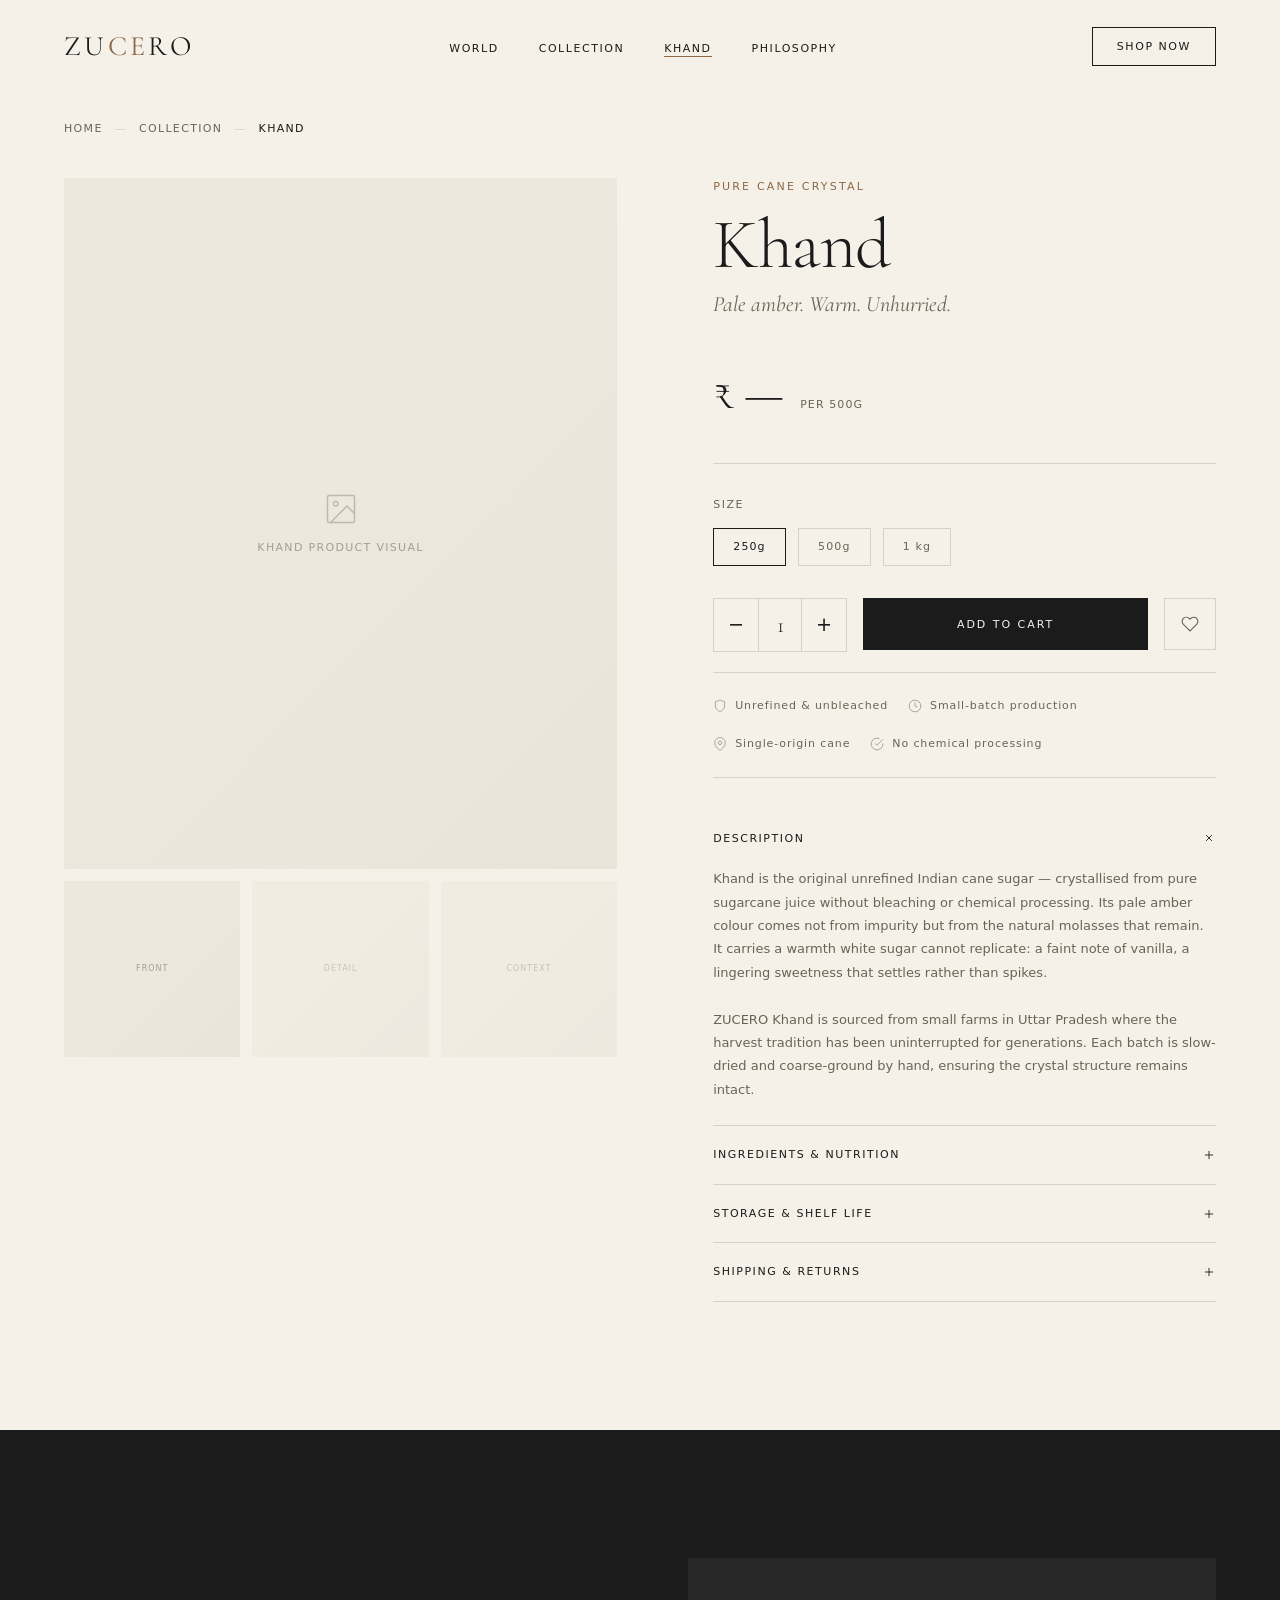
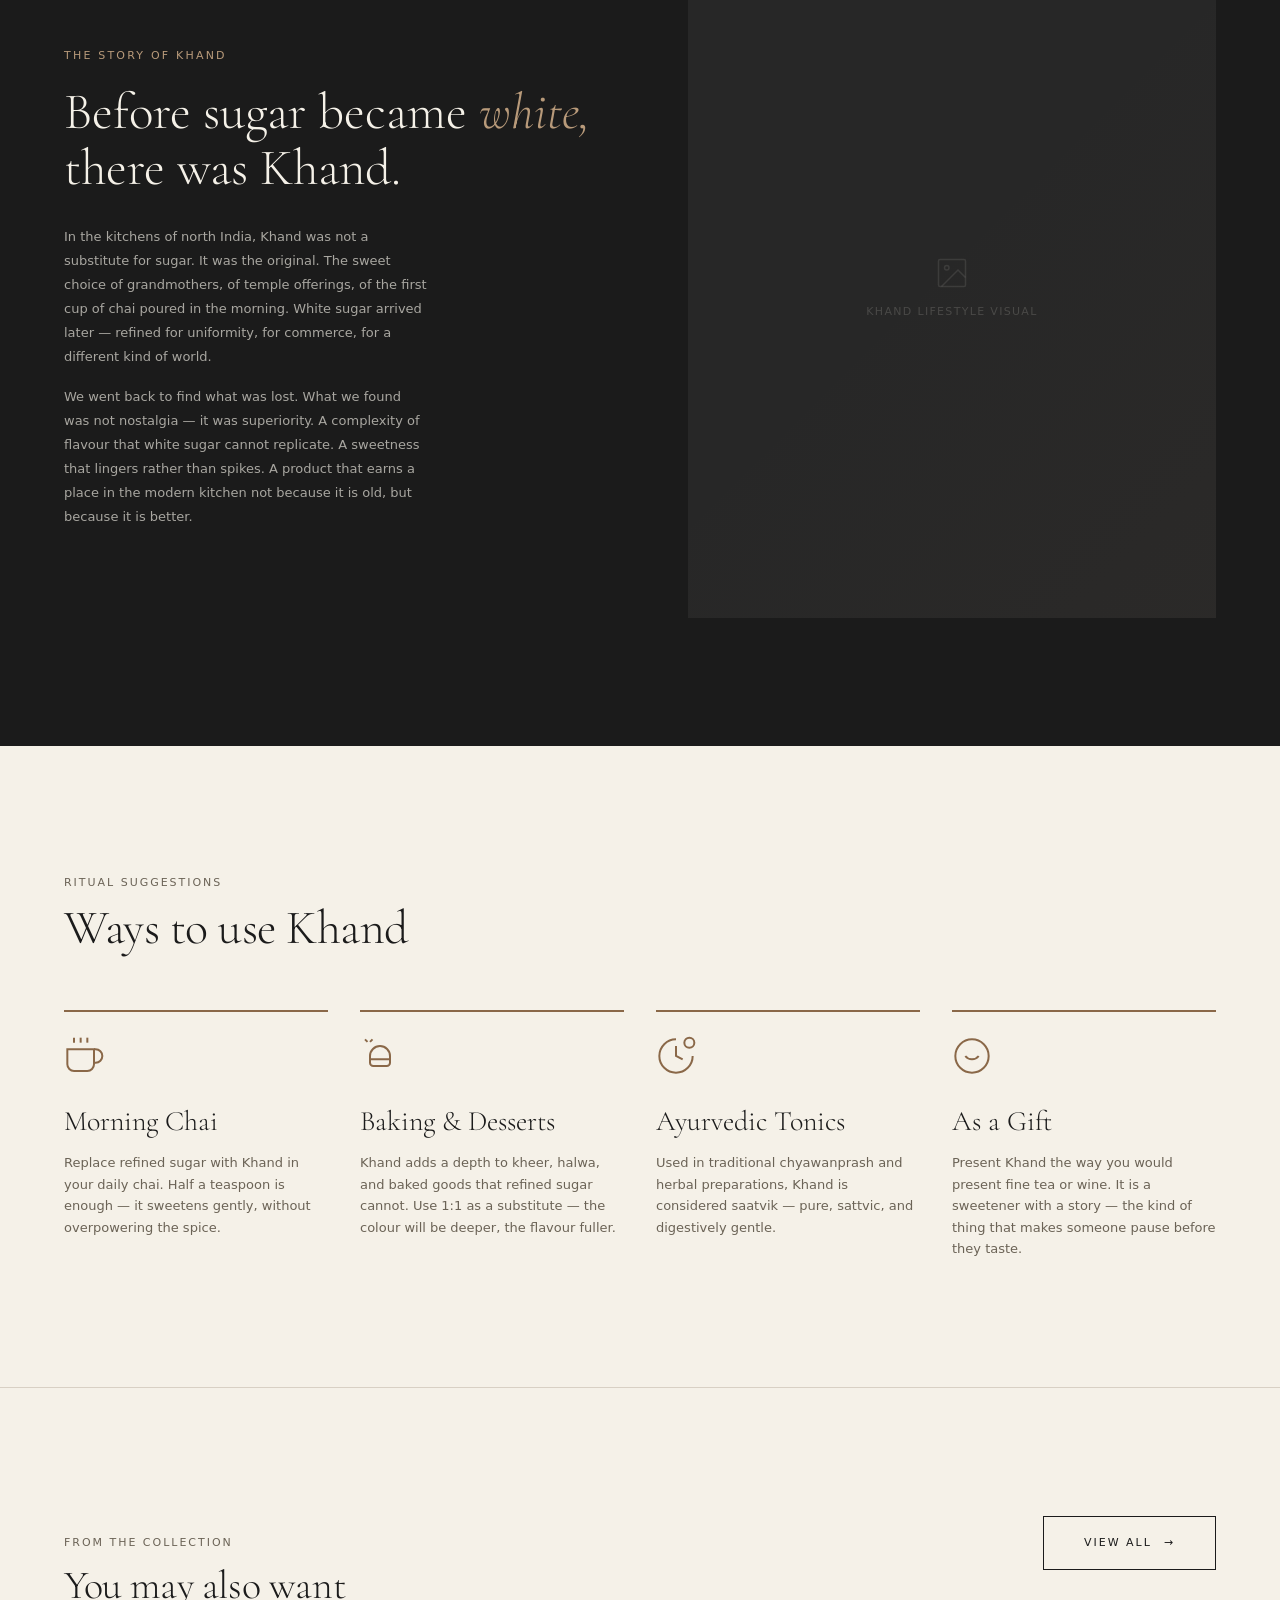
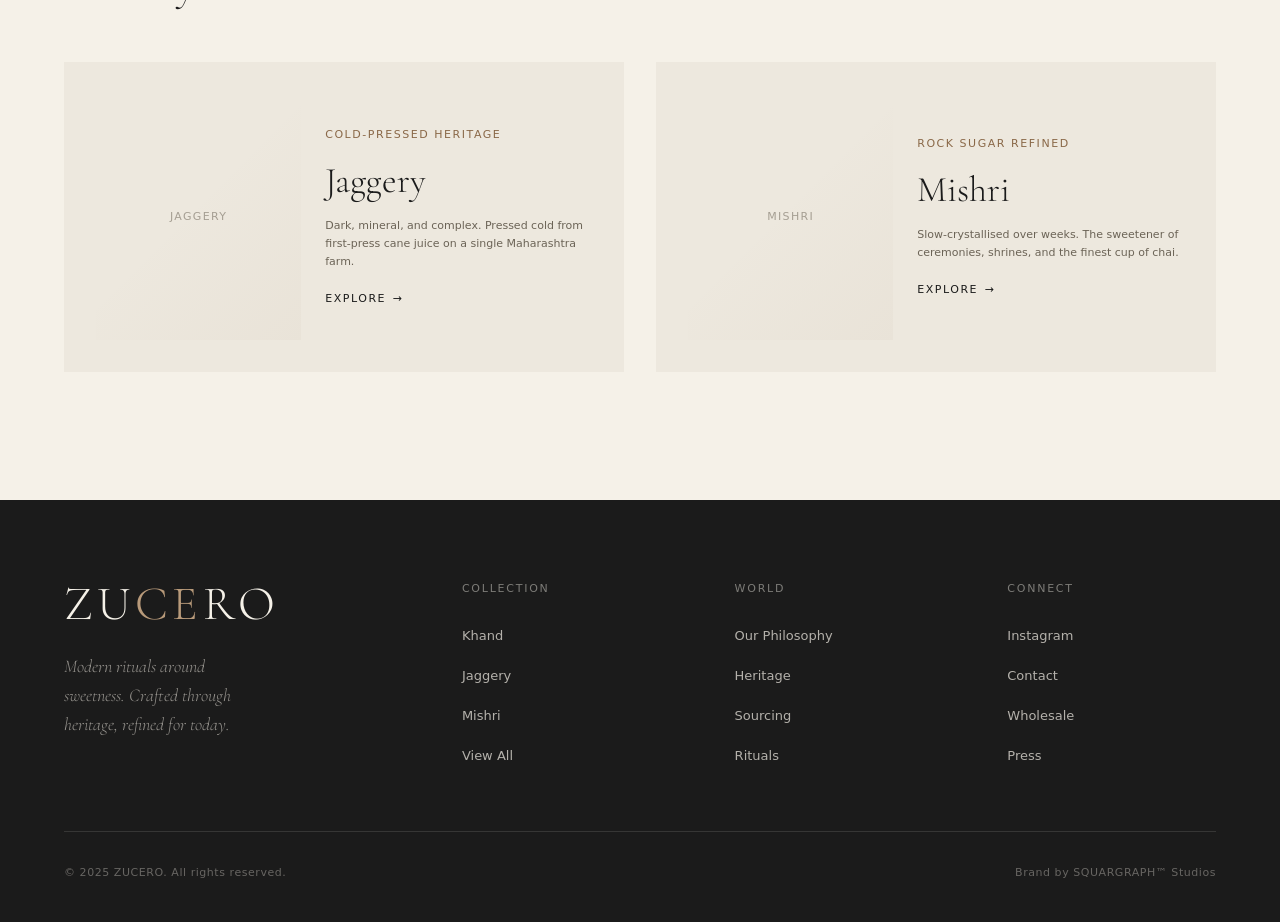
<file: zucero-product.html>
<!DOCTYPE html>
<html lang="en">
<head>
  <meta charset="UTF-8">
  <meta name="viewport" content="width=device-width, initial-scale=1.0">
  <title>Khand — ZUCERO</title>
  <style>
/* ============================================
   ZUCERO — Shared Design System
   ============================================ */

@import url('https://fonts.googleapis.com/css2?family=Cormorant+Garamond:ital,wght@0,300;0,400;0,500;0,600;1,300;1,400;1,500&display=swap');
@import url('https://api.fontshare.com/v2/css?f[]=satoshi@400,500&display=swap');

/* ── Tokens ── */
:root {
  --c-bg:       #F5F1E8;
  --c-dark:     #1B1B1B;
  --c-accent:   #8A6848;
  --c-accent-lt:#B89A7A;
  --c-muted:    #6B6356;
  --c-rule:     #D8D0C4;
  --c-surface:  #EDE8DE;

  --f-display:  'Cormorant Garamond', Georgia, serif;
  --f-body:     'Satoshi', system-ui, sans-serif;

  --t-xs:   0.6875rem;
  --t-sm:   0.8125rem;
  --t-base: 1rem;
  --t-md:   1.125rem;
  --t-lg:   1.375rem;
  --t-xl:   1.75rem;
  --t-2xl:  2.25rem;
  --t-3xl:  3rem;
  --t-4xl:  4rem;
  --t-5xl:  5.5rem;
  --t-6xl:  7.5rem;

  --ease-out: cubic-bezier(0.16, 1, 0.3, 1);
  --ease-in-out: cubic-bezier(0.65, 0, 0.35, 1);
  --dur-fast: 220ms;
  --dur-med: 400ms;
  --dur-slow: 700ms;

  --max-w: 1360px;
  --pad-x: clamp(1.5rem, 5vw, 5rem);
  --section-gap: clamp(5rem, 10vw, 9rem);
}

/* ── Reset ── */
*, *::before, *::after { box-sizing: border-box; margin: 0; padding: 0; }
html { scroll-behavior: smooth; font-size: 16px; }
body {
  background: var(--c-bg);
  color: var(--c-dark);
  font-family: var(--f-body);
  font-size: var(--t-base);
  line-height: 1.6;
  -webkit-font-smoothing: antialiased;
  overflow-x: hidden;
}
img, video { display: block; max-width: 100%; }
a { color: inherit; text-decoration: none; }
button { cursor: pointer; background: none; border: none; font: inherit; color: inherit; }
ul { list-style: none; }

/* ── Typography Utilities ── */
.u-display {
  font-family: var(--f-display);
  font-weight: 300;
  line-height: 1.05;
  letter-spacing: -0.01em;
}
.u-label {
  font-family: var(--f-body);
  font-size: var(--t-xs);
  font-weight: 500;
  letter-spacing: 0.18em;
  text-transform: uppercase;
  color: var(--c-muted);
}
.u-body-serif {
  font-family: var(--f-display);
  font-weight: 300;
  font-style: italic;
  line-height: 1.55;
}

/* ── Navigation ── */
.nav {
  position: fixed;
  top: 0; left: 0; right: 0;
  z-index: 100;
  display: flex;
  align-items: center;
  justify-content: space-between;
  padding: 1.5rem var(--pad-x);
  transition: background var(--dur-med) var(--ease-out),
              backdrop-filter var(--dur-med) var(--ease-out),
              padding var(--dur-med) var(--ease-out);
}
.nav.scrolled {
  background: rgba(245, 241, 232, 0.92);
  backdrop-filter: blur(12px);
  -webkit-backdrop-filter: blur(12px);
  padding-top: 1rem;
  padding-bottom: 1rem;
  border-bottom: 1px solid var(--c-rule);
}
.nav__wordmark {
  font-family: var(--f-display);
  font-size: var(--t-xl);
  font-weight: 400;
  letter-spacing: 0.12em;
  color: var(--c-dark);
}
.nav__wordmark span { color: var(--c-accent); }
.nav__links {
  display: flex;
  align-items: center;
  gap: 2.5rem;
}
.nav__link {
  font-size: var(--t-xs);
  font-weight: 500;
  letter-spacing: 0.14em;
  text-transform: uppercase;
  color: var(--c-dark);
  position: relative;
  padding-bottom: 2px;
}
.nav__link::after {
  content: '';
  position: absolute;
  bottom: 0; left: 0;
  width: 0; height: 1px;
  background: var(--c-accent);
  transition: width var(--dur-med) var(--ease-out);
}
.nav__link:hover::after,
.nav__link.active::after { width: 100%; }
.nav__cta {
  font-size: var(--t-xs);
  font-weight: 500;
  letter-spacing: 0.14em;
  text-transform: uppercase;
  padding: 0.6rem 1.5rem;
  border: 1px solid var(--c-dark);
  transition: background var(--dur-fast), color var(--dur-fast);
}
.nav__cta:hover {
  background: var(--c-dark);
  color: var(--c-bg);
}
.nav__menu-btn {
  display: none;
  flex-direction: column;
  gap: 5px;
  padding: 4px;
}
.nav__menu-btn span {
  display: block;
  width: 24px; height: 1px;
  background: var(--c-dark);
  transition: transform var(--dur-med) var(--ease-out), opacity var(--dur-fast);
}

/* Mobile nav overlay */
.nav__mobile {
  display: none;
  position: fixed;
  inset: 0;
  background: var(--c-bg);
  z-index: 99;
  flex-direction: column;
  justify-content: center;
  align-items: center;
  gap: 2rem;
  opacity: 0;
  pointer-events: none;
  transition: opacity var(--dur-med) var(--ease-out);
}
.nav__mobile.open {
  opacity: 1;
  pointer-events: all;
}
.nav__mobile .nav__link {
  font-size: var(--t-2xl);
  font-family: var(--f-display);
  font-weight: 300;
  letter-spacing: 0.06em;
  text-transform: none;
}
.nav__mobile .nav__link::after { display: none; }

/* ── Image Placeholder ── */
.img-placeholder {
  background: var(--c-surface);
  display: flex;
  flex-direction: column;
  align-items: center;
  justify-content: center;
  gap: 0.75rem;
  color: var(--c-muted);
  position: relative;
  overflow: hidden;
}
.img-placeholder::before {
  content: '';
  position: absolute;
  inset: 0;
  background: linear-gradient(135deg, transparent 45%, rgba(138,104,72,0.04) 100%);
}
.img-placeholder__icon {
  width: 36px; height: 36px;
  opacity: 0.35;
}
.img-placeholder__label {
  font-size: var(--t-xs);
  letter-spacing: 0.12em;
  text-transform: uppercase;
  font-weight: 500;
  opacity: 0.55;
}

/* ── Buttons ── */
.btn-primary {
  display: inline-flex;
  align-items: center;
  gap: 0.75rem;
  font-size: var(--t-xs);
  font-weight: 500;
  letter-spacing: 0.18em;
  text-transform: uppercase;
  padding: 1.05rem 2.5rem;
  background: var(--c-dark);
  color: var(--c-bg);
  transition: background var(--dur-fast), transform var(--dur-fast);
}
.btn-primary:hover {
  background: var(--c-accent);
  transform: translateY(-1px);
}
.btn-secondary {
  display: inline-flex;
  align-items: center;
  gap: 0.75rem;
  font-size: var(--t-xs);
  font-weight: 500;
  letter-spacing: 0.18em;
  text-transform: uppercase;
  padding: 1.05rem 2.5rem;
  border: 1px solid var(--c-dark);
  color: var(--c-dark);
  transition: background var(--dur-fast), color var(--dur-fast), transform var(--dur-fast);
}
.btn-secondary:hover {
  background: var(--c-dark);
  color: var(--c-bg);
  transform: translateY(-1px);
}
.btn-arrow::after {
  content: '→';
  transition: transform var(--dur-fast) var(--ease-out);
}
.btn-arrow:hover::after { transform: translateX(4px); }

/* ── Section Structure ── */
.section {
  padding: var(--section-gap) var(--pad-x);
  max-width: var(--max-w);
  margin: 0 auto;
}
.section--full {
  padding-left: var(--pad-x);
  padding-right: var(--pad-x);
  padding-top: var(--section-gap);
  padding-bottom: var(--section-gap);
}
.section__header {
  display: flex;
  align-items: baseline;
  justify-content: space-between;
  gap: 2rem;
  margin-bottom: 3.5rem;
}

/* ── Horizontal Rule ── */
.hr {
  border: none;
  border-top: 1px solid var(--c-rule);
  margin: 0;
}

/* ── Footer ── */
.footer {
  background: var(--c-dark);
  color: var(--c-bg);
  padding: 5rem var(--pad-x) 2.5rem;
}
.footer__grid {
  max-width: var(--max-w);
  margin: 0 auto;
  display: grid;
  grid-template-columns: 1.6fr 1fr 1fr 1fr;
  gap: 4rem;
  padding-bottom: 4rem;
  border-bottom: 1px solid rgba(245,241,232,0.12);
}
.footer__wordmark {
  font-family: var(--f-display);
  font-size: var(--t-3xl);
  font-weight: 300;
  letter-spacing: 0.1em;
  line-height: 1;
  margin-bottom: 1.5rem;
  color: var(--c-bg);
}
.footer__wordmark span { color: var(--c-accent-lt); }
.footer__tagline {
  font-family: var(--f-display);
  font-style: italic;
  font-weight: 300;
  font-size: var(--t-md);
  color: rgba(245,241,232,0.55);
  max-width: 22ch;
  line-height: 1.6;
}
.footer__col-title {
  font-size: var(--t-xs);
  letter-spacing: 0.16em;
  text-transform: uppercase;
  font-weight: 500;
  color: rgba(245,241,232,0.45);
  margin-bottom: 1.5rem;
}
.footer__links {
  display: flex;
  flex-direction: column;
  gap: 0.9rem;
}
.footer__link {
  font-size: var(--t-sm);
  color: rgba(245,241,232,0.7);
  transition: color var(--dur-fast);
}
.footer__link:hover { color: var(--c-bg); }
.footer__bottom {
  max-width: var(--max-w);
  margin: 2rem auto 0;
  display: flex;
  align-items: center;
  justify-content: space-between;
  gap: 1rem;
  flex-wrap: wrap;
}
.footer__copy {
  font-size: var(--t-xs);
  color: rgba(245,241,232,0.35);
  letter-spacing: 0.05em;
}

/* ── Scroll Reveal ── */
.reveal {
  opacity: 0;
  transform: translateY(28px);
  transition: opacity var(--dur-slow) var(--ease-out),
              transform var(--dur-slow) var(--ease-out);
}
.reveal.visible {
  opacity: 1;
  transform: translateY(0);
}
.reveal-delay-1 { transition-delay: 100ms; }
.reveal-delay-2 { transition-delay: 200ms; }
.reveal-delay-3 { transition-delay: 320ms; }
.reveal-delay-4 { transition-delay: 440ms; }

/* ── Responsive ── */
@media (max-width: 1024px) {
  .footer__grid { grid-template-columns: 1fr 1fr; gap: 3rem; }
}
@media (max-width: 768px) {
  .nav__links, .nav__cta { display: none; }
  .nav__menu-btn { display: flex; }
  .nav__mobile { display: flex; }
  .footer__grid { grid-template-columns: 1fr; gap: 2.5rem; }
  .section__header { flex-direction: column; gap: 1rem; }
}
@media (prefers-reduced-motion: reduce) {
  *, *::before, *::after { transition-duration: 0.01ms !important; animation-duration: 0.01ms !important; }
  .reveal { opacity: 1; transform: none; }
}

</style>
  <style>
    /* ── Breadcrumb ── */
    .breadcrumb {
      padding: 7.5rem var(--pad-x) 0;
      max-width: var(--max-w);
      margin: 0 auto;
      display: flex;
      align-items: center;
      gap: 0.75rem;
      font-size: var(--t-xs);
      letter-spacing: 0.12em;
      text-transform: uppercase;
      color: var(--c-muted);
    }
    .breadcrumb a { transition: color var(--dur-fast); }
    .breadcrumb a:hover { color: var(--c-dark); }
    .breadcrumb__sep { color: var(--c-rule); }

    /* ── Product Hero ── */
    .pdp {
      padding: 2.5rem var(--pad-x) var(--section-gap);
      max-width: var(--max-w);
      margin: 0 auto;
      display: grid;
      grid-template-columns: 1.1fr 1fr;
      gap: 6rem;
      align-items: start;
    }

    /* Left: Images */
    .pdp__gallery {}
    .pdp__main-img {
      aspect-ratio: 4/5;
      overflow: hidden;
      margin-bottom: 0.75rem;
    }
    .pdp__main-img .img-placeholder { width: 100%; height: 100%; }
    .pdp__thumbs {
      display: grid;
      grid-template-columns: repeat(3, 1fr);
      gap: 0.75rem;
    }
    .pdp__thumb {
      aspect-ratio: 1/1;
      overflow: hidden;
      cursor: pointer;
      opacity: 0.55;
      transition: opacity var(--dur-fast);
    }
    .pdp__thumb.active, .pdp__thumb:hover { opacity: 1; }
    .pdp__thumb .img-placeholder { width: 100%; height: 100%; }
    .pdp__thumb .img-placeholder__label { font-size: 0.5rem; }

    /* Right: Info */
    .pdp__info {}
    .pdp__breadcrumb-mobile {
      display: none;
      align-items: center;
      gap: 0.75rem;
      font-size: var(--t-xs);
      letter-spacing: 0.12em;
      text-transform: uppercase;
      color: var(--c-muted);
      margin-bottom: 1.5rem;
    }
    .pdp__variety {
      font-size: var(--t-xs);
      letter-spacing: 0.2em;
      text-transform: uppercase;
      font-weight: 500;
      color: var(--c-accent);
      margin-bottom: 1rem;
    }
    .pdp__name {
      font-family: var(--f-display);
      font-size: clamp(3rem, 5.5vw, 4.75rem);
      font-weight: 300;
      line-height: 0.97;
      letter-spacing: -0.02em;
      margin-bottom: 0.5rem;
    }
    .pdp__tagline {
      font-family: var(--f-display);
      font-style: italic;
      font-size: var(--t-lg);
      color: var(--c-muted);
      margin-bottom: 2rem;
    }
    .pdp__price-row {
      display: flex;
      align-items: baseline;
      gap: 1rem;
      margin-bottom: 2rem;
      padding-bottom: 2rem;
      border-bottom: 1px solid var(--c-rule);
    }
    .pdp__price {
      font-family: var(--f-display);
      font-size: var(--t-3xl);
      font-weight: 300;
    }
    .pdp__price-note {
      font-size: var(--t-xs);
      color: var(--c-muted);
      letter-spacing: 0.1em;
      text-transform: uppercase;
    }

    /* Variant selector */
    .pdp__label {
      font-size: var(--t-xs);
      letter-spacing: 0.14em;
      text-transform: uppercase;
      font-weight: 500;
      color: var(--c-muted);
      margin-bottom: 0.85rem;
      display: block;
    }
    .pdp__variants {
      display: flex;
      gap: 0.75rem;
      margin-bottom: 2rem;
      flex-wrap: wrap;
    }
    .variant-btn {
      padding: 0.6rem 1.2rem;
      border: 1px solid var(--c-rule);
      font-size: var(--t-xs);
      font-weight: 500;
      letter-spacing: 0.1em;
      color: var(--c-muted);
      cursor: pointer;
      transition: all var(--dur-fast);
    }
    .variant-btn.active {
      border-color: var(--c-dark);
      color: var(--c-dark);
    }
    .variant-btn:hover { border-color: var(--c-dark); color: var(--c-dark); }

    /* Quantity + ATC */
    .pdp__buy-row {
      display: flex;
      gap: 1rem;
      margin-bottom: 1.25rem;
    }
    .pdp__qty {
      display: flex;
      align-items: center;
      border: 1px solid var(--c-rule);
      flex-shrink: 0;
    }
    .pdp__qty-btn {
      width: 44px; height: 52px;
      display: flex; align-items: center; justify-content: center;
      font-size: 1.2rem;
      color: var(--c-dark);
      cursor: pointer;
      user-select: none;
      transition: background var(--dur-fast);
      border: none;
      background: none;
    }
    .pdp__qty-btn:hover { background: var(--c-surface); }
    .pdp__qty-num {
      width: 44px;
      text-align: center;
      font-family: var(--f-display);
      font-size: var(--t-lg);
      font-weight: 300;
      border-left: 1px solid var(--c-rule);
      border-right: 1px solid var(--c-rule);
      line-height: 52px;
    }
    .pdp__atc {
      flex: 1;
      padding: 0 2rem;
      height: 52px;
      background: var(--c-dark);
      color: var(--c-bg);
      font-size: var(--t-xs);
      letter-spacing: 0.18em;
      text-transform: uppercase;
      font-weight: 500;
      border: none;
      cursor: pointer;
      transition: background var(--dur-fast);
      display: flex;
      align-items: center;
      justify-content: center;
      gap: 0.75rem;
    }
    .pdp__atc:hover { background: var(--c-accent); }
    .pdp__atc.added {
      background: #2a6b3c;
    }
    .pdp__wishlist {
      width: 52px; height: 52px;
      border: 1px solid var(--c-rule);
      display: flex; align-items: center; justify-content: center;
      flex-shrink: 0;
      cursor: pointer;
      transition: border-color var(--dur-fast), background var(--dur-fast);
      color: var(--c-muted);
    }
    .pdp__wishlist:hover { border-color: var(--c-dark); color: var(--c-dark); }

    /* Trust Badges */
    .pdp__trust {
      display: flex;
      flex-wrap: wrap;
      gap: 1.25rem;
      padding: 1.5rem 0;
      border-top: 1px solid var(--c-rule);
      border-bottom: 1px solid var(--c-rule);
      margin-bottom: 2rem;
    }
    .trust-item {
      display: flex;
      align-items: center;
      gap: 0.5rem;
      font-size: var(--t-xs);
      color: var(--c-muted);
      letter-spacing: 0.08em;
    }
    .trust-item svg { flex-shrink: 0; opacity: 0.6; }

    /* Accordion */
    .pdp__accordion {}
    .accordion-item {
      border-bottom: 1px solid var(--c-rule);
    }
    .accordion-trigger {
      width: 100%;
      display: flex;
      align-items: center;
      justify-content: space-between;
      padding: 1.25rem 0;
      font-size: var(--t-xs);
      letter-spacing: 0.14em;
      text-transform: uppercase;
      font-weight: 500;
      color: var(--c-dark);
      cursor: pointer;
      border: none;
      background: none;
    }
    .accordion-trigger svg { transition: transform var(--dur-med) var(--ease-out); flex-shrink: 0; }
    .accordion-trigger[aria-expanded="true"] svg { transform: rotate(45deg); }
    .accordion-body {
      overflow: hidden;
      max-height: 0;
      transition: max-height var(--dur-med) var(--ease-out);
    }
    .accordion-body__inner {
      padding: 0 0 1.5rem;
      font-size: var(--t-sm);
      color: var(--c-muted);
      line-height: 1.8;
    }
    .accordion-body__inner ul {
      list-style: none;
      display: flex;
      flex-direction: column;
      gap: 0.5rem;
      margin-top: 0.5rem;
    }
    .accordion-body__inner li::before {
      content: '—  ';
      color: var(--c-accent);
    }

    /* ── Product Story ── */
    .pdp-story {
      background: var(--c-dark);
      color: var(--c-bg);
      padding: var(--section-gap) var(--pad-x);
    }
    .pdp-story__inner {
      max-width: var(--max-w);
      margin: 0 auto;
      display: grid;
      grid-template-columns: 1fr 1fr;
      gap: 6rem;
      align-items: center;
    }
    .pdp-story__text {}
    .pdp-story__label {
      font-size: var(--t-xs);
      letter-spacing: 0.2em;
      text-transform: uppercase;
      font-weight: 500;
      color: var(--c-accent-lt);
      margin-bottom: 1.25rem;
      display: block;
    }
    .pdp-story__title {
      font-family: var(--f-display);
      font-size: clamp(2rem, 4vw, 3.25rem);
      font-weight: 300;
      line-height: 1.1;
      margin-bottom: 1.75rem;
    }
    .pdp-story__title em { font-style: italic; color: var(--c-accent-lt); }
    .pdp-story__body {
      font-size: var(--t-sm);
      color: rgba(245,241,232,0.65);
      line-height: 1.85;
      max-width: 44ch;
    }
    .pdp-story__body + .pdp-story__body { margin-top: 1rem; }
    .pdp-story__img {
      aspect-ratio: 4/5;
    }
    .pdp-story__img .img-placeholder {
      width: 100%;
      height: 100%;
    }
    /* Dark bg img-placeholder override */
    .pdp-story .img-placeholder {
      background: rgba(255,255,255,0.05);
      color: rgba(245,241,232,0.3);
    }

    /* ── Usage Suggestions ── */
    .usage {
      padding: var(--section-gap) var(--pad-x);
      max-width: var(--max-w);
      margin: 0 auto;
    }
    .usage__header {
      margin-bottom: 3.5rem;
    }
    .usage__grid {
      display: grid;
      grid-template-columns: repeat(4, 1fr);
      gap: 2rem;
    }
    .usage-card {
      border-top: 2px solid var(--c-accent);
      padding-top: 1.5rem;
    }
    .usage-card__icon {
      width: 2.5rem; height: 2.5rem;
      margin-bottom: 1rem;
      color: var(--c-accent);
    }
    .usage-card__title {
      font-family: var(--f-display);
      font-size: var(--t-xl);
      font-weight: 300;
      margin-bottom: 0.5rem;
    }
    .usage-card__desc {
      font-size: var(--t-sm);
      color: var(--c-muted);
      line-height: 1.65;
    }

    /* ── Related Products ── */
    .related {
      border-top: 1px solid var(--c-rule);
      padding: var(--section-gap) var(--pad-x);
    }
    .related__inner {
      max-width: var(--max-w);
      margin: 0 auto;
    }
    .related__grid {
      display: grid;
      grid-template-columns: 1fr 1fr;
      gap: 2rem;
      margin-top: 3rem;
    }
    .rel-card {
      display: grid;
      grid-template-columns: 1fr 1.3fr;
      gap: 1.5rem;
      padding: 2rem;
      background: var(--c-surface);
      text-decoration: none;
      transition: background var(--dur-fast);
    }
    .rel-card:hover { background: var(--c-rule); }
    .rel-card__img {
      aspect-ratio: 1/1.2;
    }
    .rel-card__img .img-placeholder { width: 100%; height: 100%; }
    .rel-card__body { display: flex; flex-direction: column; justify-content: center; }
    .rel-card__variety {
      font-size: var(--t-xs);
      letter-spacing: 0.14em;
      text-transform: uppercase;
      color: var(--c-accent);
      font-weight: 500;
      margin-bottom: 0.5rem;
    }
    .rel-card__name {
      font-family: var(--f-display);
      font-size: var(--t-2xl);
      font-weight: 300;
      margin-bottom: 0.5rem;
    }
    .rel-card__desc {
      font-size: var(--t-xs);
      color: var(--c-muted);
      line-height: 1.6;
      margin-bottom: 1.25rem;
    }
    .rel-card__link {
      font-size: var(--t-xs);
      letter-spacing: 0.14em;
      text-transform: uppercase;
      font-weight: 500;
      color: var(--c-dark);
      display: flex;
      align-items: center;
      gap: 0.4rem;
      transition: gap var(--dur-fast), color var(--dur-fast);
    }
    .rel-card:hover .rel-card__link { gap: 0.7rem; color: var(--c-accent); }
    .rel-card__link::after { content: '→'; }

    /* ── Responsive ── */
    @media (max-width: 900px) {
      .breadcrumb { display: none; }
      .pdp { grid-template-columns: 1fr; gap: 2.5rem; padding-top: 6rem; }
      .pdp__breadcrumb-mobile { display: flex; }
      .pdp__thumbs { grid-template-columns: repeat(3, 1fr); }
      .pdp-story__inner { grid-template-columns: 1fr; gap: 2.5rem; }
      .pdp-story__img { display: none; }
      .usage__grid { grid-template-columns: 1fr 1fr; }
      .related__grid { grid-template-columns: 1fr; }
    }
    @media (max-width: 600px) {
      .usage__grid { grid-template-columns: 1fr; }
      .pdp__buy-row { flex-wrap: wrap; }
      .pdp__atc { order: -1; width: 100%; flex: none; }
    }
  </style>
</head>
<body>

<!-- Navigation -->
<nav class="nav" id="nav">
  <a href="zucero-index.html" class="nav__wordmark">ZU<span>CE</span>RO</a>
  <ul class="nav__links" role="list">
    <li><a href="zucero-index.html" class="nav__link">World</a></li>
    <li><a href="zucero-collection.html" class="nav__link">Collection</a></li>
    <li><a href="zucero-product.html" class="nav__link active">Khand</a></li>
    <li><a href="index.html#philosophy" class="nav__link">Philosophy</a></li>
  </ul>
  <a href="zucero-collection.html" class="nav__cta">Shop Now</a>
  <button class="nav__menu-btn" aria-label="Menu" id="menuBtn">
    <span></span><span></span><span></span>
  </button>
</nav>

<div class="nav__mobile" id="mobileNav" role="dialog">
  <a href="zucero-index.html" class="nav__link" onclick="closeMobileNav()">World</a>
  <a href="zucero-collection.html" class="nav__link" onclick="closeMobileNav()">Collection</a>
  <a href="zucero-product.html" class="nav__link" onclick="closeMobileNav()">Khand</a>
  <a href="zucero-collection.html" class="btn-secondary" style="margin-top:1rem;" onclick="closeMobileNav()">Shop Now</a>
</div>

<!-- Breadcrumb (desktop) -->
<nav class="breadcrumb" aria-label="Breadcrumb">
  <a href="zucero-index.html">Home</a>
  <span class="breadcrumb__sep">—</span>
  <a href="zucero-collection.html">Collection</a>
  <span class="breadcrumb__sep">—</span>
  <span style="color:var(--c-dark)">Khand</span>
</nav>

<!-- Product Detail -->
<div class="pdp">
  <!-- Gallery -->
  <div class="pdp__gallery reveal">
    <div class="pdp__main-img" id="mainImg">
      <div class="img-placeholder">
        <svg class="img-placeholder__icon" viewBox="0 0 24 24" fill="none" stroke="currentColor" stroke-width="1"><rect x="3" y="3" width="18" height="18" rx="1"/><circle cx="8.5" cy="8.5" r="1.5"/><polyline points="21 15 16 10 5 21"/></svg>
        <span class="img-placeholder__label">Khand Product Visual</span>
      </div>
    </div>
    <div class="pdp__thumbs">
      <div class="pdp__thumb active" onclick="selectThumb(this)">
        <div class="img-placeholder">
          <span class="img-placeholder__label">Front</span>
        </div>
      </div>
      <div class="pdp__thumb" onclick="selectThumb(this)">
        <div class="img-placeholder">
          <span class="img-placeholder__label">Detail</span>
        </div>
      </div>
      <div class="pdp__thumb" onclick="selectThumb(this)">
        <div class="img-placeholder">
          <span class="img-placeholder__label">Context</span>
        </div>
      </div>
    </div>
  </div>

  <!-- Info -->
  <div class="pdp__info reveal reveal-delay-1">
    <div class="pdp__breadcrumb-mobile">
      <a href="zucero-collection.html" style="color:var(--c-muted)">Collection</a>
      <span style="color:var(--c-rule)">—</span>
      <span style="color:var(--c-dark)">Khand</span>
    </div>

    <div class="pdp__variety">Pure Cane Crystal</div>
    <h1 class="pdp__name">Khand</h1>
    <p class="pdp__tagline">Pale amber. Warm. Unhurried.</p>

    <div class="pdp__price-row">
      <span class="pdp__price">₹ —</span>
      <span class="pdp__price-note">per 500g</span>
    </div>

    <span class="pdp__label">Size</span>
    <div class="pdp__variants">
      <button class="variant-btn active" onclick="selectVariant(this)">250g</button>
      <button class="variant-btn" onclick="selectVariant(this)">500g</button>
      <button class="variant-btn" onclick="selectVariant(this)">1 kg</button>
    </div>

    <div class="pdp__buy-row">
      <div class="pdp__qty" role="group" aria-label="Quantity">
        <button class="pdp__qty-btn" onclick="changeQty(-1)" aria-label="Decrease">−</button>
        <div class="pdp__qty-num" id="qtyNum" aria-live="polite">1</div>
        <button class="pdp__qty-btn" onclick="changeQty(1)" aria-label="Increase">+</button>
      </div>
      <button class="pdp__atc" id="atcBtn" onclick="addToCart()">
        <span id="atcText">Add to Cart</span>
      </button>
      <button class="pdp__wishlist" aria-label="Save to wishlist" onclick="toggleWishlist(this)">
        <svg width="18" height="18" viewBox="0 0 24 24" fill="none" stroke="currentColor" stroke-width="1.5"><path d="M20.84 4.61a5.5 5.5 0 0 0-7.78 0L12 5.67l-1.06-1.06a5.5 5.5 0 0 0-7.78 7.78l1.06 1.06L12 21.23l7.78-7.78 1.06-1.06a5.5 5.5 0 0 0 0-7.78z"/></svg>
      </button>
    </div>

    <div class="pdp__trust">
      <div class="trust-item">
        <svg width="14" height="14" viewBox="0 0 24 24" fill="none" stroke="currentColor" stroke-width="1.5"><path d="M12 22s8-4 8-10V5l-8-3-8 3v7c0 6 8 10 8 10z"/></svg>
        Unrefined & unbleached
      </div>
      <div class="trust-item">
        <svg width="14" height="14" viewBox="0 0 24 24" fill="none" stroke="currentColor" stroke-width="1.5"><circle cx="12" cy="12" r="10"/><polyline points="12 6 12 12 16 14"/></svg>
        Small-batch production
      </div>
      <div class="trust-item">
        <svg width="14" height="14" viewBox="0 0 24 24" fill="none" stroke="currentColor" stroke-width="1.5"><path d="M21 10c0 7-9 13-9 13s-9-6-9-13a9 9 0 0 1 18 0z"/><circle cx="12" cy="10" r="3"/></svg>
        Single-origin cane
      </div>
      <div class="trust-item">
        <svg width="14" height="14" viewBox="0 0 24 24" fill="none" stroke="currentColor" stroke-width="1.5"><path d="M22 11.08V12a10 10 0 1 1-5.93-9.14"/><polyline points="22 4 12 14.01 9 11.01"/></svg>
        No chemical processing
      </div>
    </div>

    <!-- Accordion -->
    <div class="pdp__accordion">
      <div class="accordion-item">
        <button class="accordion-trigger" onclick="toggleAccordion(this)" aria-expanded="true">
          <span>Description</span>
          <svg width="14" height="14" viewBox="0 0 24 24" fill="none" stroke="currentColor" stroke-width="1.5"><line x1="12" y1="5" x2="12" y2="19"/><line x1="5" y1="12" x2="19" y2="12"/></svg>
        </button>
        <div class="accordion-body" style="max-height:500px;">
          <div class="accordion-body__inner">
            Khand is the original unrefined Indian cane sugar — crystallised from pure sugarcane juice without bleaching or chemical processing. Its pale amber colour comes not from impurity but from the natural molasses that remain. It carries a warmth white sugar cannot replicate: a faint note of vanilla, a lingering sweetness that settles rather than spikes.
            <br><br>
            ZUCERO Khand is sourced from small farms in Uttar Pradesh where the harvest tradition has been uninterrupted for generations. Each batch is slow-dried and coarse-ground by hand, ensuring the crystal structure remains intact.
          </div>
        </div>
      </div>
      <div class="accordion-item">
        <button class="accordion-trigger" onclick="toggleAccordion(this)" aria-expanded="false">
          <span>Ingredients & Nutrition</span>
          <svg width="14" height="14" viewBox="0 0 24 24" fill="none" stroke="currentColor" stroke-width="1.5"><line x1="12" y1="5" x2="12" y2="19"/><line x1="5" y1="12" x2="19" y2="12"/></svg>
        </button>
        <div class="accordion-body">
          <div class="accordion-body__inner">
            <ul>
              <li>100% raw sugarcane (Saccharum officinarum)</li>
              <li>Zero additives, preservatives, or bleaching agents</li>
              <li>Contains trace iron, calcium, and potassium</li>
              <li>Glycaemic index lower than refined white sugar</li>
              <li>No artificial colouring or flavouring</li>
            </ul>
          </div>
        </div>
      </div>
      <div class="accordion-item">
        <button class="accordion-trigger" onclick="toggleAccordion(this)" aria-expanded="false">
          <span>Storage & Shelf Life</span>
          <svg width="14" height="14" viewBox="0 0 24 24" fill="none" stroke="currentColor" stroke-width="1.5"><line x1="12" y1="5" x2="12" y2="19"/><line x1="5" y1="12" x2="19" y2="12"/></svg>
        </button>
        <div class="accordion-body">
          <div class="accordion-body__inner">
            Store in a cool, dry place away from direct sunlight. Keep sealed in an airtight container once opened. Shelf life: 18 months from production date. Because Khand is unrefined, it may absorb humidity and form mild clumps — this does not affect quality. Break apart gently before use.
          </div>
        </div>
      </div>
      <div class="accordion-item">
        <button class="accordion-trigger" onclick="toggleAccordion(this)" aria-expanded="false">
          <span>Shipping & Returns</span>
          <svg width="14" height="14" viewBox="0 0 24 24" fill="none" stroke="currentColor" stroke-width="1.5"><line x1="12" y1="5" x2="12" y2="19"/><line x1="5" y1="12" x2="19" y2="12"/></svg>
        </button>
        <div class="accordion-body">
          <div class="accordion-body__inner">
            <ul>
              <li>Ships within 2 business days across India</li>
              <li>Premium packaging designed to protect and present</li>
              <li>Free shipping on orders above ₹999</li>
              <li>Returns accepted on sealed, unopened products only</li>
              <li>Contact us within 48 hours of receipt for any concerns</li>
            </ul>
          </div>
        </div>
      </div>
    </div>
  </div>
</div>

<!-- Toast -->
<div id="cart-toast" style="
  position:fixed;bottom:2rem;right:var(--pad-x);
  background:var(--c-dark);color:var(--c-bg);
  padding:1rem 1.75rem;
  font-size:var(--t-sm);letter-spacing:0.06em;
  transform:translateY(120%);opacity:0;
  transition:transform 0.4s var(--ease-out),opacity 0.4s;
  z-index:200;pointer-events:none;
" aria-live="polite"></div>

<!-- Product Story -->
<section class="pdp-story">
  <div class="pdp-story__inner">
    <div class="pdp-story__text reveal">
      <span class="pdp-story__label">The Story of Khand</span>
      <h2 class="pdp-story__title">Before sugar became <em>white,</em><br>there was Khand.</h2>
      <p class="pdp-story__body">In the kitchens of north India, Khand was not a substitute for sugar. It was the original. The sweet choice of grandmothers, of temple offerings, of the first cup of chai poured in the morning. White sugar arrived later — refined for uniformity, for commerce, for a different kind of world.</p>
      <p class="pdp-story__body" style="margin-top:1rem;">We went back to find what was lost. What we found was not nostalgia — it was superiority. A complexity of flavour that white sugar cannot replicate. A sweetness that lingers rather than spikes. A product that earns a place in the modern kitchen not because it is old, but because it is better.</p>
    </div>
    <div class="pdp-story__img reveal reveal-delay-2">
      <div class="img-placeholder">
        <svg class="img-placeholder__icon" viewBox="0 0 24 24" fill="none" stroke="currentColor" stroke-width="1"><rect x="3" y="3" width="18" height="18" rx="1"/><circle cx="8.5" cy="8.5" r="1.5"/><polyline points="21 15 16 10 5 21"/></svg>
        <span class="img-placeholder__label">Khand Lifestyle Visual</span>
      </div>
    </div>
  </div>
</section>

<!-- Usage Suggestions -->
<section class="usage">
  <div class="usage__header reveal">
    <p class="u-label" style="margin-bottom:0.75rem;">Ritual Suggestions</p>
    <h2 class="u-display" style="font-size:clamp(2rem,4vw,3rem);">Ways to use Khand</h2>
  </div>
  <div class="usage__grid">
    <div class="usage-card reveal reveal-delay-1">
      <svg class="usage-card__icon" viewBox="0 0 24 24" fill="none" stroke="currentColor" stroke-width="1.2"><path d="M18 8h1a4 4 0 0 1 0 8h-1"/><path d="M2 8h16v9a4 4 0 0 1-4 4H6a4 4 0 0 1-4-4V8z"/><line x1="6" y1="1" x2="6" y2="4"/><line x1="10" y1="1" x2="10" y2="4"/><line x1="14" y1="1" x2="14" y2="4"/></svg>
      <h3 class="usage-card__title">Morning Chai</h3>
      <p class="usage-card__desc">Replace refined sugar with Khand in your daily chai. Half a teaspoon is enough — it sweetens gently, without overpowering the spice.</p>
    </div>
    <div class="usage-card reveal reveal-delay-2">
      <svg class="usage-card__icon" viewBox="0 0 24 24" fill="none" stroke="currentColor" stroke-width="1.2"><path d="M3 2l1.5 1.5M7.5 2l-1.5 1.5M12 6a6 6 0 0 1 6 6v2H6v-2a6 6 0 0 1 6-6z"/><path d="M6 14v2a2 2 0 0 0 2 2h8a2 2 0 0 0 2-2v-2"/></svg>
      <h3 class="usage-card__title">Baking & Desserts</h3>
      <p class="usage-card__desc">Khand adds a depth to kheer, halwa, and baked goods that refined sugar cannot. Use 1:1 as a substitute — the colour will be deeper, the flavour fuller.</p>
    </div>
    <div class="usage-card reveal reveal-delay-3">
      <svg class="usage-card__icon" viewBox="0 0 24 24" fill="none" stroke="currentColor" stroke-width="1.2"><path d="M12 2a10 10 0 1 0 10 10"/><path d="M12 6v6l4 2"/><circle cx="20" cy="4" r="3"/></svg>
      <h3 class="usage-card__title">Ayurvedic Tonics</h3>
      <p class="usage-card__desc">Used in traditional chyawanprash and herbal preparations, Khand is considered saatvik — pure, sattvic, and digestively gentle.</p>
    </div>
    <div class="usage-card reveal reveal-delay-4">
      <svg class="usage-card__icon" viewBox="0 0 24 24" fill="none" stroke="currentColor" stroke-width="1.2"><path d="M12 22C6.48 22 2 17.52 2 12S6.48 2 12 2s10 4.48 10 10-4.48 10-10 10z"/><path d="M8 12s1.5 2 4 2 4-2 4-2"/><line x1="9" y1="9" x2="9.01" y2="9"/><line x1="15" y1="9" x2="15.01" y2="9"/></svg>
      <h3 class="usage-card__title">As a Gift</h3>
      <p class="usage-card__desc">Present Khand the way you would present fine tea or wine. It is a sweetener with a story — the kind of thing that makes someone pause before they taste.</p>
    </div>
  </div>
</section>

<!-- Related Products -->
<section class="related">
  <div class="related__inner">
    <div class="section__header reveal">
      <div>
        <p class="u-label" style="margin-bottom:0.75rem;">From the Collection</p>
        <h2 class="u-display" style="font-size:clamp(1.75rem,3.5vw,2.5rem);">You may also want</h2>
      </div>
      <a href="zucero-collection.html" class="btn-secondary btn-arrow" style="white-space:nowrap;flex-shrink:0;">View All</a>
    </div>
    <div class="related__grid">
      <a href="zucero-collection.html" class="rel-card reveal reveal-delay-1">
        <div class="rel-card__img">
          <div class="img-placeholder">
            <span class="img-placeholder__label">Jaggery</span>
          </div>
        </div>
        <div class="rel-card__body">
          <div class="rel-card__variety">Cold-Pressed Heritage</div>
          <h3 class="rel-card__name">Jaggery</h3>
          <p class="rel-card__desc">Dark, mineral, and complex. Pressed cold from first-press cane juice on a single Maharashtra farm.</p>
          <span class="rel-card__link">Explore</span>
        </div>
      </a>
      <a href="zucero-collection.html" class="rel-card reveal reveal-delay-2">
        <div class="rel-card__img">
          <div class="img-placeholder">
            <span class="img-placeholder__label">Mishri</span>
          </div>
        </div>
        <div class="rel-card__body">
          <div class="rel-card__variety">Rock Sugar Refined</div>
          <h3 class="rel-card__name">Mishri</h3>
          <p class="rel-card__desc">Slow-crystallised over weeks. The sweetener of ceremonies, shrines, and the finest cup of chai.</p>
          <span class="rel-card__link">Explore</span>
        </div>
      </a>
    </div>
  </div>
</section>

<!-- Footer -->
<footer class="footer">
  <div class="footer__grid">
    <div>
      <div class="footer__wordmark">ZU<span>CE</span>RO</div>
      <p class="footer__tagline">Modern rituals around sweetness. Crafted through heritage, refined for today.</p>
    </div>
    <div>
      <div class="footer__col-title">Collection</div>
      <ul class="footer__links" role="list">
        <li><a href="zucero-product.html" class="footer__link">Khand</a></li>
        <li><a href="zucero-collection.html" class="footer__link">Jaggery</a></li>
        <li><a href="zucero-collection.html" class="footer__link">Mishri</a></li>
        <li><a href="zucero-collection.html" class="footer__link">View All</a></li>
      </ul>
    </div>
    <div>
      <div class="footer__col-title">World</div>
      <ul class="footer__links" role="list">
        <li><a href="index.html#philosophy" class="footer__link">Our Philosophy</a></li>
        <li><a href="#" class="footer__link">Heritage</a></li>
        <li><a href="#" class="footer__link">Sourcing</a></li>
        <li><a href="#" class="footer__link">Rituals</a></li>
      </ul>
    </div>
    <div>
      <div class="footer__col-title">Connect</div>
      <ul class="footer__links" role="list">
        <li><a href="#" class="footer__link">Instagram</a></li>
        <li><a href="#" class="footer__link">Contact</a></li>
        <li><a href="#" class="footer__link">Wholesale</a></li>
        <li><a href="#" class="footer__link">Press</a></li>
      </ul>
    </div>
  </div>
  <div class="footer__bottom">
    <span class="footer__copy">© 2025 ZUCERO. All rights reserved.</span>
    <span class="footer__copy">Brand by SQUARGRAPH™ Studios</span>
  </div>
</footer>

<script>
  // Nav
  const nav = document.getElementById('nav');
  window.addEventListener('scroll', () => nav.classList.toggle('scrolled', window.scrollY > 60), { passive: true });

  // Mobile menu
  const menuBtn = document.getElementById('menuBtn');
  const mobileNav = document.getElementById('mobileNav');
  let menuOpen = false;
  function closeMobileNav() {
    menuOpen = false; mobileNav.classList.remove('open');
    menuBtn.setAttribute('aria-expanded','false');
    document.body.style.overflow = '';
  }
  menuBtn.addEventListener('click', () => {
    menuOpen = !menuOpen;
    mobileNav.classList.toggle('open', menuOpen);
    menuBtn.setAttribute('aria-expanded', menuOpen);
    document.body.style.overflow = menuOpen ? 'hidden' : '';
  });

  // Reveal
  const io = new IntersectionObserver((entries) => {
    entries.forEach(e => { if (e.isIntersecting) { e.target.classList.add('visible'); io.unobserve(e.target); } });
  }, { threshold: 0.08 });
  document.querySelectorAll('.reveal').forEach(el => io.observe(el));

  // Quantity
  let qty = 1;
  function changeQty(delta) {
    qty = Math.max(1, qty + delta);
    document.getElementById('qtyNum').textContent = qty;
  }

  // Variants
  function selectVariant(btn) {
    document.querySelectorAll('.variant-btn').forEach(b => b.classList.remove('active'));
    btn.classList.add('active');
  }

  // Thumbs
  function selectThumb(el) {
    document.querySelectorAll('.pdp__thumb').forEach(t => t.classList.remove('active'));
    el.classList.add('active');
  }

  // ATC
  const toast = document.getElementById('cart-toast');
  let toastTimer;
  function addToCart() {
    const btn = document.getElementById('atcBtn');
    const txt = document.getElementById('atcText');
    btn.classList.add('added');
    txt.textContent = '✓ Added';
    toast.textContent = `ZUCERO Khand × ${qty} added to cart`;
    toast.style.transform = 'translateY(0)';
    toast.style.opacity = '1';
    clearTimeout(toastTimer);
    toastTimer = setTimeout(() => {
      toast.style.transform = 'translateY(120%)';
      toast.style.opacity = '0';
      btn.classList.remove('added');
      txt.textContent = 'Add to Cart';
    }, 2400);
  }

  // Wishlist
  function toggleWishlist(btn) {
    const icon = btn.querySelector('svg path');
    const filled = btn.dataset.filled === 'true';
    btn.dataset.filled = !filled;
    icon.style.fill = !filled ? 'var(--c-accent)' : 'none';
    icon.style.stroke = !filled ? 'var(--c-accent)' : 'currentColor';
  }

  // Accordion
  function toggleAccordion(trigger) {
    const body = trigger.nextElementSibling;
    const expanded = trigger.getAttribute('aria-expanded') === 'true';
    // Close all
    document.querySelectorAll('.accordion-trigger').forEach(t => {
      t.setAttribute('aria-expanded', 'false');
      t.nextElementSibling.style.maxHeight = '0';
    });
    // Open this if was closed
    if (!expanded) {
      trigger.setAttribute('aria-expanded', 'true');
      body.style.maxHeight = body.scrollHeight + 'px';
    }
  }
</script>
</body>
</html>
</file>
<file: css/styles.css>
/* ═══════════════════════════════════════════════════
   ZUCERO — Digital Flagship Stylesheet
   Art Direction: Cinematic Heritage Sweetness
   ═══════════════════════════════════════════════════ */

/* Typefaces */
@import url('https://fonts.googleapis.com/css2?family=Cormorant+Garamond:ital,wght@0,300;0,400;0,500;0,600;1,300;1,400&family=Outfit:wght@200;300;400;500&display=swap');

/* ── Design Tokens ── */
:root {
  --cream:    #EDE7DA;
  --charcoal: #0C110D;
  --carbon:   #141A15;
  --gold:     #B8973F;
  --gold-dim: #8A7030;
  --gold-glow: #C9A84C;
  --warm:     #1E2A1F;
  --ivory:    #F2EDE0;
  --forest:   #4A6741;

  --serif:  'Cormorant Garamond', 'Georgia', serif;
  --sans:   'Outfit', 'Helvetica Neue', sans-serif;

  --ease-luxury: cubic-bezier(0.25, 0.1, 0.25, 1);
  --ease-spring: cubic-bezier(0.34, 1.56, 0.64, 1);
}

/* Homepage conversion and trust layers */
.hero-actions { display:flex; align-items:center; gap:1.5rem; flex-wrap:wrap; margin-bottom:2.25rem; opacity:0; animation:fadeUp 1.2s 1.5s var(--ease-luxury) forwards; }
.hero-cta { color:var(--ivory); border-color:rgba(245,240,232,.35); }
.hero-text-link { color:rgba(245,240,232,.75); font:500 .62rem/1 var(--sans); letter-spacing:.2em; text-transform:uppercase; border-bottom:1px solid rgba(197,160,89,.45); padding-bottom:.45rem; transition:color .3s ease,border-color .3s ease; }
.hero-text-link:hover { color:var(--gold); border-color:var(--gold); }
.trust-ribbon { position:relative; z-index:5; display:grid; grid-template-columns:repeat(4,1fr); background:var(--charcoal); color:var(--ivory); border-top:1px solid rgba(197,160,89,.18); border-bottom:1px solid rgba(197,160,89,.18); padding:0 5%; }
.trust-ribbon__item { display:flex; align-items:center; gap:1rem; min-height:92px; padding:1.25rem 2rem; border-right:1px solid rgba(197,160,89,.14); }
.trust-ribbon__item:last-child { border-right:0; }
.trust-ribbon__item span { color:var(--gold); font:400 .55rem/1 var(--sans); letter-spacing:.16em; }
.trust-ribbon__item strong { font:400 .7rem/1.4 var(--sans); letter-spacing:.14em; text-transform:uppercase; }
.philosophy-section { padding-bottom:clamp(5rem,9vw,9rem); }
.philosophy-copy { max-width:720px; margin:2.5rem auto 0; opacity:.66; }
.collection-section { padding-top:clamp(5rem,8vw,8rem); }
.comparison-section { padding-top:clamp(6rem,10vw,10rem); }
.comparison-section .container { display:grid; grid-template-columns:minmax(240px,.65fr) minmax(520px,1.35fr); gap:clamp(3rem,7vw,8rem); align-items:end; }
.comparison-intro p { max-width:360px; opacity:.62; margin-top:2rem; }
.comparison-wrap { overflow-x:auto; border:1px solid rgba(29,27,25,.12); box-shadow:0 28px 70px rgba(29,27,25,.08); }
.comparison-table { width:100%; min-width:620px; border-collapse:collapse; background:#faf7f1; }
.comparison-table th,.comparison-table td { padding:1.35rem 1.15rem; text-align:center; border-bottom:1px solid rgba(29,27,25,.1); font:400 .72rem/1.45 var(--sans); letter-spacing:.08em; }
.comparison-table th:first-child { text-align:left; }
.comparison-table thead th { font-size:.6rem; letter-spacing:.18em; text-transform:uppercase; }
.comparison-table .featured-col { background:var(--charcoal); color:var(--ivory); border-color:rgba(245,240,232,.12); }
.comparison-table thead .featured-col { color:var(--gold); }
.proof-section { overflow:hidden; }
.proof-heading { text-align:center; margin-bottom:clamp(3rem,6vw,6rem); }
.proof-grid { display:grid; grid-template-columns:repeat(3,1fr); gap:1px; background:rgba(197,160,89,.15); border:1px solid rgba(197,160,89,.15); }
.quote-card { margin:0; padding:clamp(2rem,4vw,4rem); background:var(--charcoal); min-height:350px; display:flex; flex-direction:column; }
.quote-stars { color:var(--gold); letter-spacing:.35em; font-size:.65rem; margin-bottom:2.25rem; }
.quote-card blockquote { margin:0 0 3rem; color:rgba(245,240,232,.86); font:300 clamp(1.25rem,1.7vw,1.65rem)/1.55 var(--serif); }
.quote-card figcaption { margin-top:auto; color:var(--ivory); font:500 .62rem/1.5 var(--sans); letter-spacing:.16em; text-transform:uppercase; }
.quote-card figcaption span { display:block; color:rgba(245,240,232,.4); margin-top:.35rem; font-size:.52rem; }
.ritual-number { color:var(--gold); font:400 .58rem/1 var(--sans); letter-spacing:.2em; margin-bottom:2rem; }
.quote-card h3 { color:var(--ivory); font:300 clamp(1.8rem,2.6vw,2.7rem)/1.1 var(--serif); margin:0 0 1.5rem; }
.quote-card p { color:rgba(245,240,232,.58); font:300 1rem/1.75 var(--sans); margin:0 0 2.5rem; }
.quote-card a { color:var(--gold); margin-top:auto; font:500 .58rem/1 var(--sans); letter-spacing:.18em; text-transform:uppercase; }
.faq-layout { display:grid; grid-template-columns:.7fr 1.3fr; gap:clamp(3rem,10vw,10rem); }
.faq-list details { border-top:1px solid rgba(29,27,25,.16); padding:1.6rem 0; }
.faq-list details:last-child { border-bottom:1px solid rgba(29,27,25,.16); }
.faq-list summary { cursor:pointer; list-style:none; position:relative; padding-right:2.5rem; font:400 clamp(1.15rem,1.5vw,1.4rem)/1.35 var(--serif); }
.faq-list summary::-webkit-details-marker { display:none; }
.faq-list summary::after { content:'+'; position:absolute; right:.25rem; color:var(--gold-dim); font:300 1.3rem/1 var(--sans); transition:transform .3s ease; }
.faq-list details[open] summary::after { transform:rotate(45deg); }
.faq-list p { max-width:620px; margin:1.2rem 3rem .2rem 0; opacity:.65; font:400 .9rem/1.8 var(--sans); }

@media (max-width: 900px) {
  .trust-ribbon { grid-template-columns:repeat(2,1fr); }
  .trust-ribbon__item:nth-child(2) { border-right:0; }
  .trust-ribbon__item:nth-child(-n+2) { border-bottom:1px solid rgba(197,160,89,.14); }
  .comparison-section .container,.faq-layout { grid-template-columns:1fr; }
  .proof-grid { grid-template-columns:1fr; }
  .quote-card { min-height:280px; }
}

@media (max-width: 600px) {
  .hero-actions { gap:1.1rem; margin-bottom:1.5rem; }
  .hero-cta { width:100%; text-align:center; }
  .hero-scroll { display:none; }
  .trust-ribbon { padding:0 3%; }
  .trust-ribbon__item { min-height:76px; padding:1rem .65rem; gap:.55rem; }
  .trust-ribbon__item strong { font-size:.54rem; letter-spacing:.1em; }
  .trust-ribbon__item span { font-size:.48rem; }
  .comparison-wrap { margin-right:0; max-width:100%; }
  .comparison-table th,.comparison-table td { padding:1.1rem .9rem; }
}

/* ── Reset ── */
*, *::before, *::after { margin: 0; padding: 0; box-sizing: border-box; }

html {
  scroll-behavior: smooth;
  font-size: 16px;
}

body {
  font-family: var(--sans);
  background-color: var(--charcoal);
  color: var(--ivory);
  overflow-x: hidden;
  -webkit-font-smoothing: antialiased;
  -moz-osx-font-smoothing: grayscale;
  transition: background-color 1.4s var(--ease-luxury), color 1.4s var(--ease-luxury);
}

::selection {
  background: var(--gold);
  color: var(--charcoal);
}

img { display: block; max-width: 100%; }

a {
  color: inherit;
  text-decoration: none;
  transition: opacity 0.4s ease;
}
a:hover { opacity: 0.7; }

/* ── Theme States ── */
body.theme-ivory  { background: var(--ivory);  color: var(--charcoal); }
body.theme-charcoal { background: var(--charcoal); color: var(--ivory); }

/* ══════════════════════════════════════════════════
   TYPOGRAPHY — Editorial Hierarchy
   ══════════════════════════════════════════════════ */

h1, h2, h3, h4, h5, .serif {
  font-family: var(--serif);
  font-weight: 300;
  line-height: 1.05;
}

.display {
  font-size: clamp(5rem, 14vw, 12rem);
  font-family: var(--serif);
  font-weight: 300;
  line-height: 0.9;
  letter-spacing: -0.03em;
}

.title-huge {
  font-size: clamp(3.5rem, 9vw, 7rem);
  letter-spacing: -0.02em;
}

.title-large {
  font-size: clamp(2.5rem, 5.5vw, 4.5rem);
  letter-spacing: -0.01em;
}

.title-medium {
  font-size: clamp(1.8rem, 3.5vw, 3rem);
}

.text-gold { color: var(--gold); }
.text-ivory { color: var(--ivory); }

.caption {
  font-family: var(--sans);
  font-size: 0.75rem;
  text-transform: uppercase;
  letter-spacing: 0.2em;
  font-weight: 400;
  display: inline-block;
}

.body-large {
  font-size: clamp(1.15rem, 1.8vw, 1.6rem);
  line-height: 1.6;
  font-weight: 200;
}

.body-regular {
  font-size: 1.05rem;
  line-height: 1.7;
  font-weight: 300;
}

/* ══════════════════════════════════════════════════
   LAYOUT
   ══════════════════════════════════════════════════ */

.container {
  width: 88%;
  max-width: 1440px;
  margin: 0 auto;
}

.container-narrow {
  width: 88%;
  max-width: 800px;
  margin: 0 auto;
}

section {
  position: relative;
  padding: clamp(6rem, 12vw, 14rem) 0;
}

/* Grids */
.grid-2 {
  display: grid;
  grid-template-columns: 1fr 1fr;
  gap: clamp(2rem, 5vw, 6rem);
  align-items: center;
}

.grid-offset {
  display: grid;
  grid-template-columns: 5fr 7fr;
  gap: clamp(2rem, 6vw, 8rem);
  align-items: start;
}

.grid-offset-reverse {
  display: grid;
  grid-template-columns: 7fr 5fr;
  gap: clamp(2rem, 6vw, 8rem);
  align-items: end;
}

/* ══════════════════════════════════════════════════
   ZUCERO DESIGN LANGUAGE — Motifs & Dividers
   ══════════════════════════════════════════════════ */

/* Gold line divider */
.divider-gold {
  width: 60px;
  height: 1px;
  background: var(--gold);
  margin: 2rem 0;
  opacity: 0.6;
}

/* Crystal dot cluster — a ZUCERO signature */
.crystal-dots {
  display: flex;
  gap: 8px;
  align-items: center;
  margin: 2.5rem 0;
}
.crystal-dots::before,
.crystal-dots::after {
  content: '';
  width: 4px;
  height: 4px;
  background: var(--gold);
  border-radius: 50%;
  opacity: 0.5;
}
.crystal-dots span {
  width: 6px;
  height: 6px;
  background: var(--gold);
  border-radius: 50%;
  opacity: 0.8;
}

/* Section number marker */
.chapter-mark {
  font-family: var(--serif);
  font-size: 0.7rem;
  letter-spacing: 0.3em;
  text-transform: uppercase;
  opacity: 0.4;
  display: block;
  margin-bottom: 1.5rem;
}

/* Single-line headings — no wrap */
.title-large,
.title-huge,
.title-medium {
  white-space: nowrap;
}

@media (max-width: 600px) {
  .title-large,
  .title-huge,
  .title-medium {
    white-space: normal;
  }
}

/* Gold ornamental border */
.gold-border-top {
  border-top: 1px solid rgba(197, 160, 89, 0.25);
  padding-top: 3rem;
}

/* Sugarcane vertical accent line */
.accent-line {
  position: absolute;
  width: 1px;
  height: 120px;
  background: linear-gradient(to bottom, transparent, var(--gold), transparent);
  opacity: 0.3;
}

/* ══════════════════════════════════════════════════
   NAVIGATION — Frosted Glass Luxury
   ══════════════════════════════════════════════════ */

nav {
  position: fixed;
  top: 0;
  width: 100%;
  padding: 1.5rem 5%;
  display: flex;
  justify-content: space-between;
  align-items: center;
  z-index: 100;
  background: transparent;
  backdrop-filter: none;
  -webkit-backdrop-filter: none;
  border-bottom: none;
  transition: padding 0.6s var(--ease-luxury), background 0.6s var(--ease-luxury), backdrop-filter 0.6s var(--ease-luxury);
}

nav.nav-scrolled {
  padding: 1rem 5%;
  background: rgba(12, 17, 13, 0.82);
  backdrop-filter: blur(24px);
  -webkit-backdrop-filter: blur(24px);
  border-bottom: none;
}

body.theme-ivory nav {
  background: transparent;
  border-bottom: none;
  color: var(--charcoal);
}
body.theme-ivory nav.nav-scrolled {
  background: rgba(242, 237, 224, 0.92);
  backdrop-filter: blur(24px);
  -webkit-backdrop-filter: blur(24px);
  border-bottom: none;
  color: var(--charcoal);
}

.brand-logo {
  display: flex;
  align-items: center;
}

.logo-img {
  height: 60px;
  width: auto;
  transition: opacity 0.4s ease;
  filter: none !important;
}

.nav-links {
  display: flex;
  gap: clamp(1.5rem, 2.5vw, 2.5rem);
  font-size: 0.78rem;
  text-transform: uppercase;
  letter-spacing: 0.15em;
  font-weight: 300;
  align-items: center;
}

.nav-links a {
  position: relative;
  padding-bottom: 2px;
}
.nav-links a::after {
  content: '';
  position: absolute;
  bottom: 0;
  left: 0;
  width: 0;
  height: 1px;
  background: var(--gold);
  transition: width 0.4s var(--ease-luxury);
}
.nav-links a:hover::after {
  width: 100%;
}
.nav-links a:hover {
  opacity: 1;
  color: var(--gold);
}

/* Mobile Nav */
@media (max-width: 900px) {
  nav { padding: 1rem 5%; }
  .nav-links { display: none; }
  .mobile-menu-btn {
    display: flex;
    flex-direction: column;
    justify-content: center;
    gap: 5px;
    width: 28px;
    height: 28px;
    cursor: pointer;
    padding: 2px 0;
  }
  .mobile-menu-btn span {
    display: block;
    width: 100%;
    height: 1px;
    background: var(--gold);
    transition: transform 0.4s var(--ease-luxury), opacity 0.3s ease, width 0.4s var(--ease-luxury);
    transform-origin: center;
  }
  .mobile-menu-btn span:last-child {
    width: 60%;
    align-self: flex-end;
  }
  .mobile-menu-btn.active span:nth-child(1) {
    transform: translateY(6px) rotate(45deg);
  }
  .mobile-menu-btn.active span:nth-child(2) {
    opacity: 0;
  }
  .mobile-menu-btn.active span:nth-child(3) {
    transform: translateY(-6px) rotate(-45deg);
    width: 100%;
  }
}
@media (min-width: 901px) {
  .mobile-menu-btn { display: none; }
}

/* ══════════════════════════════════════════════════
   HERO — Cinematic Full-Screen
   ══════════════════════════════════════════════════ */

.hero {
  position: relative;
  height: 100svh;
  min-height: 100svh;
  display: flex;
  align-items: flex-end;
  justify-content: flex-start;
  overflow: hidden;
}

/* Cinematic grade — left-to-right darkness for text contrast */
.hero::before {
  content: "";
  position: absolute;
  inset: 0;
  background:
    linear-gradient(
      to top,
      rgba(5,5,5,.88) 0%,
      rgba(5,5,5,.20) 35%,
      transparent 65%
    ),
    linear-gradient(
      to right,
      rgba(5,5,5,.45) 0%,
      transparent 50%
    );
  z-index: 1;
  pointer-events: none;
}
/* Second grade — disabled, video is dark enough */
.hero::after {
  content: "";
  position: absolute;
  inset: 0;
  background: transparent;
  pointer-events: none;
  z-index: 1;
}

.hero-bg {
  position: absolute;
  inset: 0;
  z-index: 0;
}

.hero-bg img {
  width: 100%;
  height: 100%;
  object-fit: cover;
  transform: scale(1.08);
  transition: transform 8s linear;
}

.hero-bg::after {
  content: '';
  position: absolute;
  inset: 0;
  background: linear-gradient(
    to top,
    rgba(12, 17, 13, 0.95) 0%,
    rgba(12, 17, 13, 0.5) 35%,
    rgba(12, 17, 13, 0.1) 60%,
    transparent 100%
  );
  z-index: 1;
}

/* Video wrapper — true full bleed, no letterbox */
.hero-video-wrapper {
  position: absolute;
  inset: 0;
  width: 100%;
  height: 100%;
  overflow: hidden;
  pointer-events: none;
}

.hero-video-wrapper iframe {
  position: absolute;
  top: 50%;
  left: 50%;
  transform: translate(-50%, -50%);
  width: 100vw;
  height: 100vh;
  min-width: 100%;
  min-height: 100%;
  border: none;
  pointer-events: none;
}

.hero-video-wrapper video {
  position: absolute;
  top: 50%;
  left: 50%;
  transform: translate(-50%, -50%);
  min-width: 100%;
  min-height: 100%;
  width: 177.78vh;
  height: 56.25vw;
  object-fit: cover;
  pointer-events: none;
}

.hero-content {
  position: relative;
  z-index: 2;
  padding: 0 6% 10vh;
  max-width: 760px;
}

.hero-tagline {
  font-family: var(--sans);
  font-size: 0.62rem;
  text-transform: uppercase;
  letter-spacing: 0.45em;
  color: var(--gold);
  margin-bottom: 2.5rem;
  opacity: 0;
  transform: translateY(20px);
  animation: fadeUp 1.2s 0.5s var(--ease-luxury) forwards;
  display: flex;
  align-items: center;
  gap: 1.25rem;
}

.hero-tagline::before {
  content: '';
  width: 32px;
  height: 1px;
  background: var(--gold);
  opacity: 0.6;
  flex-shrink: 0;
}

.hero-title {
  font-family: var(--serif);
  font-size: clamp(4rem, 9vw, 8.5rem);
  font-weight: 300;
  line-height: 0.95;
  color: var(--ivory);
  letter-spacing: -0.03em;
  margin-bottom: 2.5rem;
  opacity: 0;
  transform: translateY(30px);
  animation: fadeUp 1.4s 0.8s var(--ease-luxury) forwards;
}

.hero-subtitle {
  font-family: var(--serif);
  font-size: clamp(1rem, 1.4vw, 1.25rem);
  font-weight: 300;
  font-style: italic;
  line-height: 1.75;
  color: rgba(245, 240, 232, 0.55);
  max-width: 400px;
  margin-bottom: 3.5rem;
  opacity: 0;
  transform: translateY(20px);
  animation: fadeUp 1.2s 1.2s var(--ease-luxury) forwards;
}

.hero-scroll {
  font-family: var(--sans);
  font-size: 0.58rem;
  letter-spacing: 0.38em;
  text-transform: uppercase;
  color: rgba(197, 160, 89, 0.7);
  opacity: 0;
  animation: fadeUp 1s 1.8s var(--ease-luxury) forwards;
  display: flex;
  align-items: center;
  gap: 1.25rem;
}

.hero-scroll::before {
  content: '';
  width: 40px;
  height: 1px;
  background: var(--gold);
  opacity: 0.5;
  display: block;
  animation: scrollPulse 2.5s ease-in-out infinite;
}

@keyframes scrollPulse {
  0%, 100% { width: 40px; opacity: 0.5; }
  50%       { width: 60px; opacity: 0.9; }
}

@keyframes fadeUp {
  to { opacity: 1; transform: translateY(0); }
}

/* Slow Ken Burns on hero image */
.hero.loaded .hero-bg img {
  transform: scale(1);
}

/* ══════════════════════════════════════════════════
   IMAGE WRAPPERS
   ══════════════════════════════════════════════════ */

.img-wrap {
  overflow: hidden;
  position: relative;
  width: 100%;
  background: var(--carbon);
}

.img-wrap img {
  width: 100%;
  height: 100%;
  display: block;
  object-fit: cover;
  transform-origin: center;
  will-change: transform;
  transition: transform 0.6s var(--ease-luxury);
}

.img-wrap:hover img {
  transform: scale(1.03);
}

.img-tall   { aspect-ratio: 3/4; }
.img-wide   { aspect-ratio: 16/9; }
.img-square { aspect-ratio: 1/1; }

/* Founder portrait — circle crop */
.founder-portrait-wrap {
  width: clamp(180px, 25vw, 300px);
  aspect-ratio: 1 / 1;
  border-radius: 50%;
  overflow: hidden;
  border: 1px solid rgba(197, 160, 89, 0.25);
  margin: 0 auto;
  position: relative;
  flex-shrink: 0;
}

.founder-portrait-wrap img {
  width: 100%;
  height: 100%;
  object-fit: cover;
  object-position: center top;
  display: block;
}

/* Full bleed image */
.img-full {
  width: 100%;
  height: 70vh;
  min-height: 500px;
  overflow: hidden;
  position: relative;
}
.img-full img {
  width: 100%;
  height: 100%;
  object-fit: cover;
}

/* ══════════════════════════════════════════════════
   PRODUCT CARDS — Discovery-Driven
   ══════════════════════════════════════════════════ */

.product-story {
  margin-bottom: clamp(8rem, 14vw, 16rem);
  position: relative;
}

.product-label {
  font-family: var(--sans);
  font-size: 0.65rem;
  text-transform: uppercase;
  letter-spacing: 0.25em;
  color: var(--gold-dim);
  margin-bottom: 1.5rem;
  display: block;
}

/* Discovery CTA — no price, just allure */
.btn-discover {
  display: inline-flex;
  align-items: center;
  gap: 1rem;
  margin-top: 2.5rem;
  padding: 0;
  font-family: var(--sans);
  font-size: 0.75rem;
  text-transform: uppercase;
  letter-spacing: 0.2em;
  font-weight: 400;
  color: var(--gold);
  border: none;
  background: none;
  cursor: pointer;
  transition: gap 0.4s var(--ease-luxury);
}
.btn-discover::after {
  content: '→';
  font-size: 1.1rem;
  transition: transform 0.4s var(--ease-luxury);
}
.btn-discover:hover {
  opacity: 1;
  gap: 1.5rem;
}
.btn-discover:hover::after {
  transform: translateX(4px);
}

/* Primary CTA */
.btn-primary {
  display: inline-block;
  margin-top: 2rem;
  padding: 1.1rem 3.5rem;
  border: 1px solid var(--gold);
  color: var(--gold);
  font-family: var(--sans);
  text-transform: uppercase;
  letter-spacing: 0.18em;
  font-size: 0.75rem;
  font-weight: 400;
  transition: all 0.5s var(--ease-luxury);
  cursor: pointer;
  position: relative;
  overflow: hidden;
}
.btn-primary::before {
  content: '';
  position: absolute;
  top: 0; left: -100%; width: 100%; height: 100%;
  background: var(--gold);
  transition: left 0.5s var(--ease-luxury);
  z-index: -1;
}
.btn-primary:hover {
  color: var(--charcoal);
  opacity: 1;
}
.btn-primary:hover::before {
  left: 0;
}

/* ══════════════════════════════════════════════════
   EDITORIAL / JOURNAL CARDS
   ══════════════════════════════════════════════════ */

.journal-card {
  display: block;
  position: relative;
  overflow: hidden;
}

.journal-card .img-wrap {
  margin-bottom: 1.5rem;
}

.journal-card .journal-tag {
  font-family: var(--sans);
  font-size: 0.65rem;
  text-transform: uppercase;
  letter-spacing: 0.2em;
  color: var(--gold);
  margin-bottom: 0.8rem;
  display: block;
}

.journal-card h3 {
  font-size: clamp(1.5rem, 2.5vw, 2.2rem);
  margin-bottom: 1rem;
  transition: color 0.4s ease;
}

.journal-card:hover h3 {
  color: var(--gold);
}

.journal-card p {
  font-weight: 200;
  opacity: 0.6;
  line-height: 1.6;
}

/* ══════════════════════════════════════════════════
   FOUNDER SECTION — Magazine Profile
   ══════════════════════════════════════════════════ */

.founder-quote {
  font-family: var(--serif);
  font-size: clamp(1.8rem, 3.5vw, 3rem);
  font-weight: 300;
  font-style: italic;
  line-height: 1.35;
  color: inherit;
  position: relative;
  padding-left: 2rem;
  border-left: 2px solid var(--gold);
}

.founder-attribution {
  font-family: var(--sans);
  font-size: 0.75rem;
  text-transform: uppercase;
  letter-spacing: 0.2em;
  color: var(--gold);
  margin-top: 2rem;
}

/* ══════════════════════════════════════════════════
   ANIMATIONS
   ══════════════════════════════════════════════════ */

.reveal {
  opacity: 0;
  transform: translateY(50px);
  transition: opacity 1.2s var(--ease-luxury), transform 1.2s var(--ease-luxury);
}
.reveal.visible {
  opacity: 1;
  transform: translateY(0);
}

.reveal-delay-1 { transition-delay: 0.15s; }
.reveal-delay-2 { transition-delay: 0.3s; }
.reveal-delay-3 { transition-delay: 0.45s; }
.reveal-delay-4 { transition-delay: 0.6s; }

/* Stagger children */
.stagger-children > * {
  opacity: 0;
  transform: translateY(30px);
  transition: opacity 0.8s var(--ease-luxury), transform 0.8s var(--ease-luxury);
}
.stagger-children.visible > *:nth-child(1) { transition-delay: 0.1s; opacity: 1; transform: none; }
.stagger-children.visible > *:nth-child(2) { transition-delay: 0.2s; opacity: 1; transform: none; }
.stagger-children.visible > *:nth-child(3) { transition-delay: 0.3s; opacity: 1; transform: none; }
.stagger-children.visible > *:nth-child(4) { transition-delay: 0.4s; opacity: 1; transform: none; }
.stagger-children.visible > *:nth-child(5) { transition-delay: 0.5s; opacity: 1; transform: none; }
.stagger-children.visible > *:nth-child(6) { transition-delay: 0.6s; opacity: 1; transform: none; }

/* Parallax image inside wrapper */
.parallax-img {
  transform: scale(1.08);
  transition: transform 0.1s linear;
  will-change: transform;
  -webkit-backface-visibility: hidden;
  backface-visibility: hidden;
}

/* Subtle gold shimmer on hover for interactive elements */
@keyframes shimmer {
  0%   { background-position: -200% center; }
  100% { background-position: 200% center; }
}

/* ══════════════════════════════════════════════════
   PRE-FOOTER — Signature Emotional Close
   ══════════════════════════════════════════════════ */

.pre-footer {
  padding: clamp(8rem, 16vw, 18rem) 5%;
  text-align: center;
  background: var(--charcoal);
  border-top: 1px solid rgba(197, 160, 89, 0.08);
  position: relative;
  overflow: hidden;
}

.pre-footer::before {
  content: '';
  position: absolute;
  inset: 0;
  background: radial-gradient(ellipse at center, rgba(197,160,89,0.04) 0%, transparent 70%);
  pointer-events: none;
}

.pre-footer-text {
  font-family: var(--serif);
  font-size: clamp(3.5rem, 9vw, 8rem);
  font-weight: 300;
  line-height: 0.95;
  letter-spacing: -0.02em;
  color: var(--ivory);
  position: relative;
  z-index: 1;
}

.pre-footer-text em {
  color: var(--gold);
  font-style: italic;
}

/* ══════════════════════════════════════════════════
   FOOTER — Multi-Column Luxury Layout
   ══════════════════════════════════════════════════ */

footer {
  background: #090D09;
  color: var(--ivory);
  border-top: 1px solid rgba(197, 160, 89, 0.1);
}

.footer-main {
  display: grid;
  grid-template-columns: 2fr 1fr 1fr 1fr 1fr;
  gap: clamp(2rem, 5vw, 6rem);
  padding: clamp(5rem, 8vw, 8rem) 6% clamp(3rem, 5vw, 5rem);
  max-width: 1440px;
  margin: 0 auto;
}

.footer-brand-col .footer-logo-img {
  height: 72px;
  width: auto;
  margin-bottom: 2rem;
  opacity: 0.9;
}

.footer-brand-statement {
  font-family: var(--serif);
  font-size: 1.05rem;
  font-weight: 300;
  font-style: italic;
  line-height: 1.7;
  opacity: 0.55;
  max-width: 260px;
}

.footer-col-title {
  font-family: var(--sans);
  font-size: 0.62rem;
  text-transform: uppercase;
  letter-spacing: 0.28em;
  color: var(--gold);
  margin-bottom: 1.8rem;
  opacity: 0.7;
}

.footer-col-links {
  list-style: none;
  display: flex;
  flex-direction: column;
  gap: 1rem;
}

.footer-col-links a {
  font-family: var(--sans);
  font-size: 0.82rem;
  font-weight: 300;
  opacity: 0.45;
  letter-spacing: 0.04em;
  transition: opacity 0.3s ease, color 0.3s ease;
  line-height: 1;
}

.footer-col-links a:hover {
  opacity: 1;
  color: var(--gold);
}

.footer-social-links {
  list-style: none;
  display: flex;
  flex-direction: row;
  flex-wrap: wrap;
  gap: 1rem;
}

.footer-social-links a {
  display: flex;
  align-items: center;
  justify-content: center;
  width: 36px;
  height: 36px;
  border: 1px solid rgba(197, 160, 89, 0.2);
  border-radius: 50%;
  opacity: 0.45;
  transition: opacity 0.3s ease, border-color 0.3s ease, background 0.3s ease;
  flex-shrink: 0;
}

.footer-social-links a:hover {
  opacity: 1;
  border-color: var(--gold);
  background: rgba(197, 160, 89, 0.08);
}

.footer-social-links a svg {
  width: 15px;
  height: 15px;
  fill: currentColor;
}

.footer-bottom {
  border-top: 1px solid rgba(197, 160, 89, 0.07);
  padding: 2rem 6%;
  display: flex;
  justify-content: space-between;
  align-items: center;
  max-width: 1440px;
  margin: 0 auto;
  flex-wrap: wrap;
  gap: 1rem;
}

.footer-legal {
  font-size: 0.68rem;
  opacity: 0.22;
  font-weight: 200;
  letter-spacing: 0.05em;
}

.footer-credit {
  font-size: 0.68rem;
  opacity: 0.22;
  font-weight: 200;
  letter-spacing: 0.04em;
  display: flex;
  align-items: center;
  gap: 0.4em;
}

.footer-credit a {
  opacity: 1;
  color: inherit;
  transition: color 0.3s ease;
}

.footer-credit a:hover {
  color: var(--gold);
  opacity: 1;
}

@media (max-width: 900px) {
  .footer-main {
    grid-template-columns: 1fr 1fr;
    gap: 3rem;
  }
  .footer-brand-col {
    grid-column: 1 / -1;
  }
  .footer-bottom {
    flex-direction: column;
    align-items: flex-start;
    gap: 0.75rem;
  }
}

@media (max-width: 600px) {
  .footer-main {
    grid-template-columns: 1fr;
  }
}

/* ══════════════════════════════════════════════════
   MOBILE MENU OVERLAY
   ══════════════════════════════════════════════════ */

.mobile-menu-overlay {
  position: fixed;
  top: 0; left: 0;
  width: 100%; height: 100vh;
  background: var(--charcoal);
  color: var(--ivory);
  z-index: 1001;
  display: flex;
  flex-direction: column;
  justify-content: center;
  align-items: center;
  gap: 2.5rem;
  opacity: 0;
  pointer-events: none;
  transition: opacity 0.5s var(--ease-luxury);
}
.mobile-menu-overlay.active {
  opacity: 1;
  pointer-events: all;
}
.mobile-menu-overlay a {
  font-family: var(--serif);
  font-size: 2.5rem;
  font-weight: 300;
  transition: color 0.3s ease;
}
.mobile-menu-overlay a:hover {
  color: var(--gold);
  opacity: 1;
}
.mobile-menu-close {
  position: absolute;
  top: 1.5rem; right: 5%;
  font-size: 2rem;
  cursor: pointer;
  color: var(--gold);
}

/* ══════════════════════════════════════════════════
   CART DRAWER
   ══════════════════════════════════════════════════ */

.cart-overlay {
  position: fixed;
  top: 0; left: 0;
  width: 100%; height: 100%;
  background: rgba(0,0,0,0.6);
  backdrop-filter: blur(8px);
  z-index: 999;
  opacity: 0;
  pointer-events: none;
  transition: opacity 0.5s var(--ease-luxury);
}
.cart-overlay.active { opacity: 1; pointer-events: all; }

.cart-drawer {
  position: fixed;
  top: 0; right: -500px;
  width: 100%; max-width: 420px;
  height: 100vh;
  background: var(--ivory);
  color: var(--charcoal);
  z-index: 1000;
  padding: 2rem;
  display: flex;
  flex-direction: column;
  transition: right 0.6s var(--ease-luxury);
  box-shadow: -20px 0 60px rgba(0,0,0,0.2);
}
.cart-drawer.active { right: 0; }

.cart-header {
  display: flex;
  justify-content: space-between;
  align-items: center;
  border-bottom: 1px solid rgba(197,160,89,0.2);
  padding-bottom: 1.5rem;
  margin-bottom: 2rem;
}
.cart-close {
  cursor: pointer;
  font-size: 1.5rem;
  color: var(--gold-dim);
  transition: color 0.3s ease;
}
.cart-close:hover { color: var(--charcoal); }

.cart-items { flex: 1; overflow-y: auto; }

/* ══════════════════════════════════════════════════
   CONTACT FORM — Ritual Enquiry
   ══════════════════════════════════════════════════ */

.ritual-form {
  display: flex;
  flex-direction: column;
  gap: 1.5rem;
  max-width: 640px;
  margin: 0 auto;
  text-align: left;
}

.form-row {
  display: grid;
  grid-template-columns: 1fr 1fr;
  gap: 1.5rem;
}

.form-field {
  display: flex;
  flex-direction: column;
  gap: 0.5rem;
}

.form-field label {
  font-family: var(--sans);
  font-size: 0.65rem;
  text-transform: uppercase;
  letter-spacing: 0.2em;
  color: var(--gold);
  opacity: 0.7;
}

.form-field input,
.form-field select,
.form-field textarea {
  background: transparent;
  border: none;
  border-bottom: 1px solid rgba(197, 160, 89, 0.25);
  color: var(--ivory);
  font-family: var(--sans);
  font-size: 0.95rem;
  font-weight: 200;
  padding: 0.75rem 0;
  outline: none;
  transition: border-color 0.4s var(--ease-luxury);
  width: 100%;
  -webkit-appearance: none;
  appearance: none;
  border-radius: 0;
}

.form-field select {
  cursor: pointer;
  background-image: url("data:image/svg+xml,%3Csvg xmlns='http://www.w3.org/2000/svg' width='10' height='6' viewBox='0 0 10 6'%3E%3Cpath d='M0 0l5 6 5-6z' fill='%23C5A059' opacity='.5'/%3E%3C/svg%3E");
  background-repeat: no-repeat;
  background-position: right 0.5rem center;
  padding-right: 1.5rem;
}

.form-field select option {
  background: var(--charcoal);
  color: var(--ivory);
}

.form-field input::placeholder,
.form-field textarea::placeholder {
  color: rgba(245, 240, 232, 0.2);
}

.form-field input:focus,
.form-field select:focus,
.form-field textarea:focus {
  border-bottom-color: var(--gold);
}

.form-field textarea {
  resize: none;
  line-height: 1.7;
}

.form-status {
  font-size: 0.8rem;
  letter-spacing: 0.08em;
  margin-top: 0.5rem;
  min-height: 1.4rem;
  text-align: center;
}

.form-success { color: var(--gold); }
.form-error   { color: #c0614a; }

@media (max-width: 600px) {
  .form-row { grid-template-columns: 1fr; }
}

/* ══════════════════════════════════════════════════
   RESPONSIVE
   ══════════════════════════════════════════════════ */

@media (max-width: 900px) {
  .grid-2, .grid-offset, .grid-offset-reverse {
    grid-template-columns: 1fr;
    gap: 2rem;
  }

  section { padding: clamp(4rem, 8vw, 6rem) 0; }

  .hero-content { padding: 0 5% 6vh; }
  .hero-title { font-size: clamp(2.5rem, 10vw, 4rem); }

  /* Full-height hero on mobile */
  .hero {
    height: 100svh;
    min-height: 100svh;
  }

  /* Video fills full mobile screen — portrait fill */
  .hero-video-wrapper {
    position: absolute;
    inset: 0;
    width: 100%;
    height: 100%;
  }

  .hero-video-wrapper iframe {
    display: none;
  }

  .hero-video-wrapper video {
    width: 100vw;
    min-width: 100%;
    height: 177.78vw;
    min-height: 100%;
  }

  /* Mobile overlay — light hand, bottom dark for text only */
  .hero::before {
    background:
      linear-gradient(
        to top,
        rgba(5,5,5,.90) 0%,
        rgba(5,5,5,.25) 40%,
        transparent 70%
      );
  }

  .cart-drawer { width: 100%; max-width: 100%; right: -100%; }

  .img-full { height: 50vh; min-height: 350px; }

  .footer-links { flex-wrap: wrap; gap: 1.5rem; }

  .product-story { margin-bottom: 6rem; }
}

@media (max-width: 600px) {
  .display { font-size: clamp(3rem, 14vw, 5rem); }
  .container, .container-narrow { width: 92%; }
}
/* Send Message — pill button */
.btn-send {
  display: inline-block;
  margin-top: 1rem;
  padding: 1rem 3.5rem;
  background: transparent;
  border: 1px solid var(--gold);
  color: var(--gold);
  font-family: var(--sans);
  text-transform: uppercase;
  letter-spacing: 0.18em;
  font-size: 0.75rem;
  font-weight: 400;
  border-radius: 100px;
  cursor: pointer;
  position: relative;
  overflow: hidden;
  transition: color 0.5s var(--ease-luxury);
}
.btn-send::before {
  content: '';
  position: absolute;
  top: 0; left: -100%; width: 100%; height: 100%;
  background: var(--gold);
  transition: left 0.5s var(--ease-luxury);
  z-index: 0;
}
.btn-send span,
.btn-send {
  position: relative;
  z-index: 1;
}
.btn-send:hover {
  color: var(--charcoal);
}
.btn-send:hover::before {
  left: 0;
}

/* Keep the homepage's primary action visible on shorter screens. */
.hero-content { padding-bottom:5vh; }
.hero-title { font-size:clamp(3.5rem,8vw,7rem); margin-bottom:1.5rem; }
.hero-subtitle { margin-bottom:2rem; }

@media (max-height: 760px) and (min-width: 601px) {
  .hero-content { padding-bottom:3vh; }
  .hero-title { font-size:clamp(3.5rem,7vw,6rem); }
  .hero-tagline { margin-bottom:1.25rem; }
}
</file>
